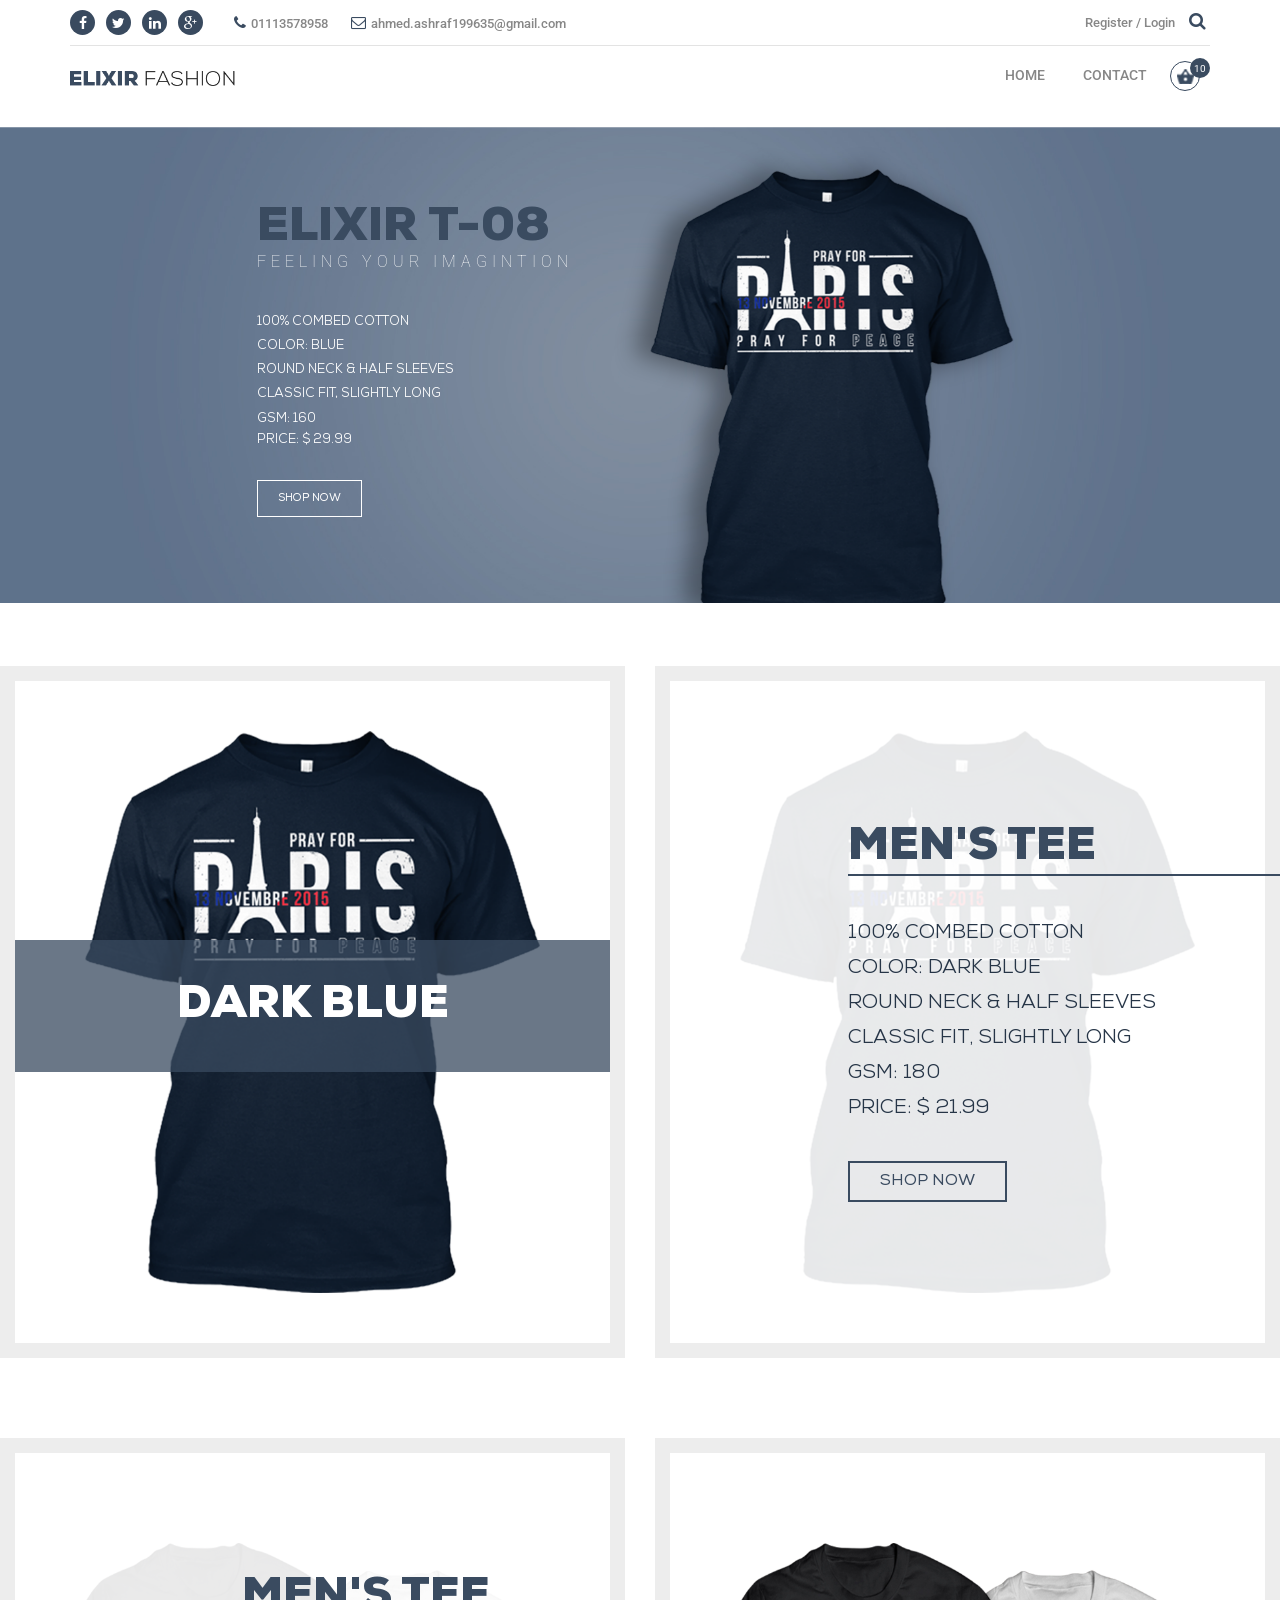
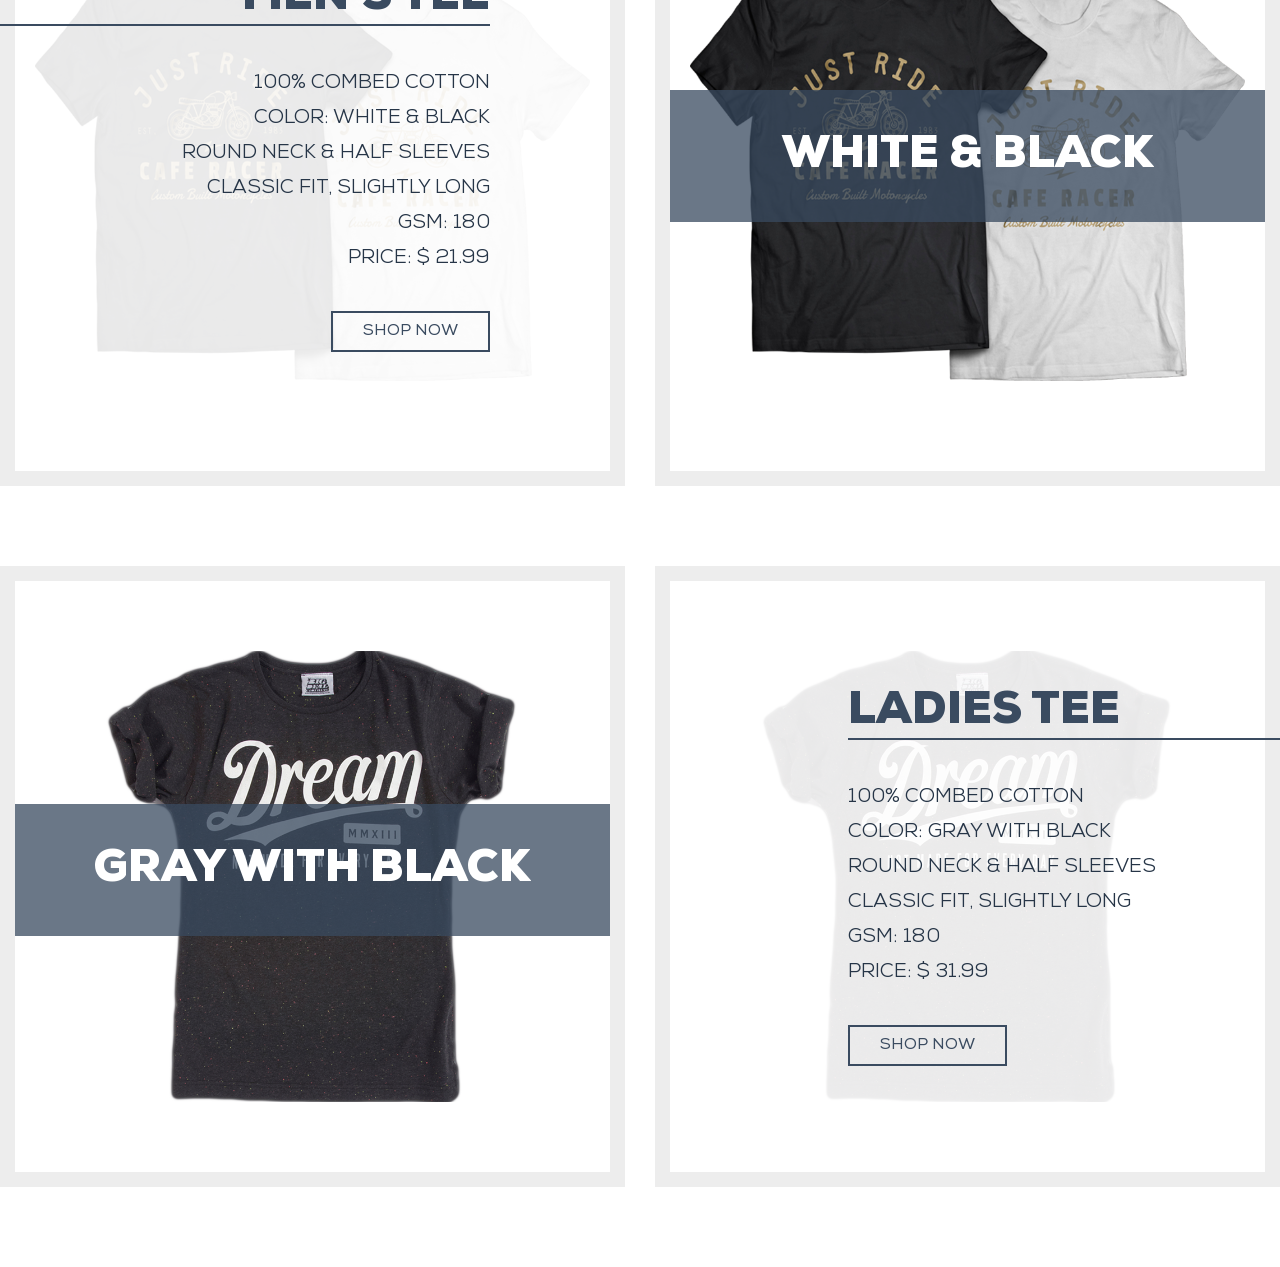
<file: public/index.html>
<!DOCTYPE html>
<html lang="en">
  <head>
    <meta charset="utf-8">
    <meta http-equiv="X-UA-Compatible" content="IE=edge">
    <meta name="viewport" content="width=device-width, initial-scale=1">
    <title>Home || POS_System</title>
	<!-- All css Files Here -->
	<!-- fonts -->
	<link href='https://fonts.googleapis.com/css?family=Roboto:400,100,500' rel='stylesheet' type='text/css'>
	<!-- bootstrap css -->
	<link rel="stylesheet" href="css/bootstrap.min.css" />
	<!-- fontawesome css -->
	<link rel="stylesheet" href="css/font-awesome.min.css" />
	<!-- revolution banner css settings -->
	<link rel="stylesheet" type="text/css" href="lib/rs-plugin/css/settings.css" media="screen" />
	<!-- style css -->
    <link rel="stylesheet" href="style.css">
	<!-- mobilemenu css -->
    <link rel="stylesheet" href="css/meanmenu.min.css"/>
	<!-- responsive css -->
    <link rel="stylesheet" href="css/responsive.css"/>
	<!-- favicon -->
    <link rel="shortcut icon" href="images/favicon.png" />
    <!-- HTML5 shim and Respond.js for IE8 support of HTML5 elements and media queries -->
    <!-- WARNING: Respond.js doesn't work if you view the page via file:// -->
    <!--[if lt IE 9]>
      <script src="https://oss.maxcdn.com/html5shiv/3.7.2/html5shiv.min.js"></script>
      <script src="https://oss.maxcdn.com/respond/1.4.2/respond.min.js"></script>
    <![endif]-->
  </head>
  <body>
	<!-- Header-Section-Strat  -->
	<header>
		<div class="container">
			<div class="header_top">
				<div class="row">
					<div class="col-md-6">
						<div class="header_top_left float-left">
							<ul class="social_icon">
								<li><a href="#"><i class="fa fa-facebook"></i></a></li>
								<li><a href="#"><i class="fa fa-twitter"></i></a></li>
								<li><a href="#"><i class="fa fa-linkedin"></i></a></li>
								<li><a href="#"><i class="fa fa-google-plus"></i></a></li>
							</ul>
							<ul class="social_others">
								<li><a><i class="fa fa-phone"></i>01113578958</a></li>
								<li><a href="#"><i class="fa fa-envelope-o"></i>ahmed.ashraf199635@gmail.com</a></li>
							</ul>
						</div>
					</div>
					<div class="col-md-6">
						<div class="header_top_right text-right">
							<ul>
								
								<li><a href="#">Register / Login</a></li>
								<li class="searchbox">
									<input type="search" placeholder="Search......" name="search" 	     class="searchbox-input" onkeyup="buttonUp();" required>
									<input type="submit" class="searchbox-submit" value="">
									<span class="searchbox-icon"><i class="fa fa-search"></i></span>
								</li>
							</ul>
						</div>
					</div>
				</div>
			</div>
		</div>
			<div class="container">
				<div class="row mega_relative">
					<div class="col-xs-12 col-sm-2">
						<div class="logo head_lo">
							<a href="index.html"><img src="images/logo.png" alt="Logo" /></a>
						</div>
					</div>
					<div class="col-sm-10">
						<div class="mainmenu float-right">
							<nav>
								<ul>
									<li><a href="index.html">HOME</a></li>
									<li><a href="contact.html">CONTACT</a></li>
									 
                                                                                <li class="shop_icon">
										<a href="checkout.html"><img src="images/menu_icon_img.png" alt="" /></a>
										<span>10</span>
									</li>
								</ul>
							</nav>
						</div>
					</div>
				</div>
			</div>
	</header>
	<!-- mobile-menu-area start -->
	<div class="mobile-menu-area">
		<div class="container">
			<div class="mobile-menu">
				<nav id="dropdown">
					<ul>
						<li><a href="index.html">HOME</a></li>
						
					</ul>
				</nav>
			</div>
		</div>
	</div>
	<!-- mobile-menu-area end -->
	<!-- Header-Section-End  -->
	<!-- Slider-Section-Strat  -->
	<div class="slider_area">
		<div class="fullwidthbanner">
			<ul>


/*********************************************************************************************************************************************/
				                                <!-- SLIDE-1  -->
				<li data-transition="random" data-slotamount="7" data-masterspeed="300"  data-saveperformance="off" >
					<!-- MAIN IMAGE -->
					<img src="images/slider/slider_bg-2.jpg"  alt="mainbanner-31"  data-bgposition="center top" data-bgfit="cover" data-bgrepeat="no-repeat">
					<!-- LAYERS -->
					<!-- LAYER NR. 1 -->
					<div class="tp-caption banner1 tp-fade tp-resizeme"
						data-x="910"
						data-y="20" 
						data-speed="300"
						data-start="500"
						data-easing="Power3.easeInOut"
						data-splitin="none"
						data-splitout="none"
						data-elementdelay="0"
						data-endelementdelay="0"
						data-end="8700"
						data-endspeed="300"
						style="z-index: 2; max-width: auto; max-height: auto; white-space: nowrap;"><img src="images/slider/slide-2.png" alt="">
					</div>

					<!-- LAYER NR. 2 -->
					<div class="tp-caption banner12 tp-fade tp-resizeme"
						 data-x="385"
						 data-y="145" 
						data-speed="300"
						data-start="800"
						data-easing="Power3.easeInOut"
						data-splitin="none"
						data-splitout="none"
						data-elementdelay="0"
						data-endelementdelay="0"
						 data-end="8700"
						data-endspeed="300"
						style="z-index: 7;font-size:72px; font-family:nexa_blackregular;font-weight:700;color:#3a4b60;max-width: auto; max-height: auto; white-space: nowrap;">ELIXIR T-08
					</div>

					<!-- LAYER NR. 3 -->
					<div class="tp-caption banner13 tp-fade tp-resizeme"
						data-x="385"
						data-y="190" 
						data-speed="300"
						data-start="1100"
						data-easing="Power3.easeInOut"
						data-splitin="none"
						data-splitout="none"
						data-elementdelay="0"
						data-endelementdelay="0"
						 data-end="8700"
						data-endspeed="300"
						style="z-index: 4; max-width: auto; max-height: auto; white-space: nowrap;font-size:24px;line-height:26px;font-family:Roboto;font-weight:100; color:#ffffff;letter-spacing:8px;">FEELING YOUR IMAGINTION
					</div>
					
					<!-- LAYER NR. 4.1 -->
					<div class="tp-caption banner21 tp-fade tp-resizeme"
						data-x="385"
						data-y="273"  
						data-speed="300"
						data-start="800"
						data-easing="Power3.easeInOut"
						data-splitin="none"
						data-splitout="none"
						data-elementdelay="0"
						data-endelementdelay="0"
						 data-end="8700"
						data-endspeed="300"
						style="z-index: 4; max-width: auto; max-height: auto; white-space: nowrap;font-size:20px;line-height:2;font-family:nexa_bookregular;color:#ffffff;">
						100% COMBED COTTON
					</div>
					
					<!-- LAYER NR. 4.2 -->
					<div class="tp-caption banner21 tp-fade tp-resizeme"
						data-x="385"
						data-y="309"
						data-speed="300"
						data-start="1000"
						data-easing="Power3.easeInOut"
						data-splitin="none"
						data-splitout="none"
						data-elementdelay="0"
						data-endelementdelay="0"
						 data-end="8700"
						data-endspeed="300"

						style="z-index: 4; max-width: auto; max-height: auto; white-space: nowrap;font-size:20px;line-height:2;font-family:nexa_bookregular;color:#ffffff;">
						COLOR: BLUE
					</div>
					
					<!-- LAYER NR. 4.3 -->
					<div class="tp-caption banner21 tp-fade tp-resizeme"
						data-x="385"
						data-y="345" 
						data-speed="300"
						data-start="1100"
						data-easing="Power3.easeInOut"
						data-splitin="none"
						data-splitout="none"
						data-elementdelay="0"
						data-endelementdelay="0"
						 data-end="8700"
						data-endspeed="300"
						style="z-index: 4; max-width: auto; max-height: auto; white-space: nowrap;font-size:20px;line-height:2;font-family:nexa_bookregular;color:#ffffff;">
						ROUND NECK & HALF SLEEVES
					</div>
					
					<!-- LAYER NR. 4.4 -->
					<div class="tp-caption banner21 tp-fade tp-resizeme"
						data-x="385"
						data-y="381" 
						data-speed="300"
						data-start="1100"
						data-easing="Power3.easeInOut"
						data-splitin="none"
						data-splitout="none"
						data-elementdelay="0"
						data-endelementdelay="0"
						 data-end="8700"
						data-endspeed="300"

						style="z-index: 4; max-width: auto; max-height: auto; white-space: nowrap;font-size:20px;line-height:2;font-family:nexa_bookregular;color:#ffffff;">
						CLASSIC FIT, SLIGHTLY LONG
					</div>

					<!-- LAYER NR. 4.5 -->
					<div class="tp-caption banner22 tp-fade tp-resizeme"
						data-x="385"
						data-y="418" 
						data-speed="300"
						data-start="1400"
						data-easing="Power3.easeInOut"
						data-splitin="none"
						data-splitout="none"
						data-elementdelay="0"
						data-endelementdelay="0"
						 data-end="8700"
						data-endspeed="300"
						style="z-index: 5; max-width: auto; max-height: auto; white-space: nowrap;font-size:20px;line-height:2;font-family:nexa_bookregular;color:#ffffff;">
						GSM: 160
					</div>
					
					<!-- LAYER NR. 4.6 -->
					<div class="tp-caption banner23 tp-fade tp-resizeme"
						data-x="385"
						data-y="450" 
						data-speed="300"
						data-start="1700"
						data-easing="Power3.easeInOut"
						data-splitin="none"
						data-splitout="none"
						data-elementdelay="0"
						data-endelementdelay="0"
						 data-end="8700"
						data-endspeed="300"
						style="z-index: 6; max-width: auto; max-height: auto; white-space: nowrap;font-size:20px;line-height:2;font-family:nexa_bookregular;color:#ffffff;">PRICE: $ 29.99
					</div>
						
					<!-- LAYER NR. 4.7 -->
					<div class="tp-caption banner2 tp-fade tp-resizeme"
						data-x="385"
						data-y="530" 
						data-speed="300"
						data-start="1800"
						data-easing="Power3.easeInOut"
						data-splitin="none"
						data-splitout="none"
						data-elementdelay="0"
						data-endelementdelay="0"
						 data-end="8700"
						data-endspeed="300"
						>
						<a class="slide_btn" href="#" style="z-index: 2; max-width: auto; max-height: auto; white-space: nowrap;font-size:16px; color:#fff;border: 2px solid #ffffff;line-height:2;padding: 10px 30px;">SHOP NOW</a>
					</div>
				</li>

/*********************************************************************************************************************************************/
				                                <!-- SLIDE-1  -->
				<li data-transition="random" data-slotamount="7" data-masterspeed="300"  data-saveperformance="off" >
					<!-- MAIN IMAGE -->
					<img src="images/slider/slider_bg-2.jpg"  alt="mainbanner-31"  data-bgposition="center top" data-bgfit="cover" data-bgrepeat="no-repeat">
					<!-- LAYERS -->
					<!-- LAYER NR. 1 -->
					<div class="tp-caption banner1 tp-fade tp-resizeme"
						data-x="910"
						data-y="20" 
						data-speed="300"
						data-start="500"
						data-easing="Power3.easeInOut"
						data-splitin="none"
						data-splitout="none"
						data-elementdelay="0"
						data-endelementdelay="0"
						data-end="8700"
						data-endspeed="300"
						style="z-index: 2; max-width: auto; max-height: auto; white-space: nowrap;"><img src="images/slider/slide-2.png" alt="">
					</div>

					<!-- LAYER NR. 2 -->
					<div class="tp-caption banner12 tp-fade tp-resizeme"
						 data-x="385"
						 data-y="145" 
						data-speed="300"
						data-start="800"
						data-easing="Power3.easeInOut"
						data-splitin="none"
						data-splitout="none"
						data-elementdelay="0"
						data-endelementdelay="0"
						 data-end="8700"
						data-endspeed="300"
						style="z-index: 7;font-size:72px; font-family:nexa_blackregular;font-weight:700;color:#3a4b60;max-width: auto; max-height: auto; white-space: nowrap;">ELIXIR T-08
					</div>

					<!-- LAYER NR. 3 -->
					<div class="tp-caption banner13 tp-fade tp-resizeme"
						data-x="385"
						data-y="190" 
						data-speed="300"
						data-start="1100"
						data-easing="Power3.easeInOut"
						data-splitin="none"
						data-splitout="none"
						data-elementdelay="0"
						data-endelementdelay="0"
						 data-end="8700"
						data-endspeed="300"
						style="z-index: 4; max-width: auto; max-height: auto; white-space: nowrap;font-size:24px;line-height:26px;font-family:Roboto;font-weight:100; color:#ffffff;letter-spacing:8px;">FEELING YOUR IMAGINTION
					</div>
					
					<!-- LAYER NR. 4.1 -->
					<div class="tp-caption banner21 tp-fade tp-resizeme"
						data-x="385"
						data-y="273"  
						data-speed="300"
						data-start="800"
						data-easing="Power3.easeInOut"
						data-splitin="none"
						data-splitout="none"
						data-elementdelay="0"
						data-endelementdelay="0"
						 data-end="8700"
						data-endspeed="300"
						style="z-index: 4; max-width: auto; max-height: auto; white-space: nowrap;font-size:20px;line-height:2;font-family:nexa_bookregular;color:#ffffff;">
						100% COMBED COTTON
					</div>
					
					<!-- LAYER NR. 4.2 -->
					<div class="tp-caption banner21 tp-fade tp-resizeme"
						data-x="385"
						data-y="309"
						data-speed="300"
						data-start="1000"
						data-easing="Power3.easeInOut"
						data-splitin="none"
						data-splitout="none"
						data-elementdelay="0"
						data-endelementdelay="0"
						 data-end="8700"
						data-endspeed="300"

						style="z-index: 4; max-width: auto; max-height: auto; white-space: nowrap;font-size:20px;line-height:2;font-family:nexa_bookregular;color:#ffffff;">
						COLOR: BLUE
					</div>
					
					<!-- LAYER NR. 4.3 -->
					<div class="tp-caption banner21 tp-fade tp-resizeme"
						data-x="385"
						data-y="345" 
						data-speed="300"
						data-start="1100"
						data-easing="Power3.easeInOut"
						data-splitin="none"
						data-splitout="none"
						data-elementdelay="0"
						data-endelementdelay="0"
						 data-end="8700"
						data-endspeed="300"
						style="z-index: 4; max-width: auto; max-height: auto; white-space: nowrap;font-size:20px;line-height:2;font-family:nexa_bookregular;color:#ffffff;">
						ROUND NECK & HALF SLEEVES
					</div>
					
					<!-- LAYER NR. 4.4 -->
					<div class="tp-caption banner21 tp-fade tp-resizeme"
						data-x="385"
						data-y="381" 
						data-speed="300"
						data-start="1100"
						data-easing="Power3.easeInOut"
						data-splitin="none"
						data-splitout="none"
						data-elementdelay="0"
						data-endelementdelay="0"
						 data-end="8700"
						data-endspeed="300"

						style="z-index: 4; max-width: auto; max-height: auto; white-space: nowrap;font-size:20px;line-height:2;font-family:nexa_bookregular;color:#ffffff;">
						CLASSIC FIT, SLIGHTLY LONG
					</div>

					<!-- LAYER NR. 4.5 -->
					<div class="tp-caption banner22 tp-fade tp-resizeme"
						data-x="385"
						data-y="418" 
						data-speed="300"
						data-start="1400"
						data-easing="Power3.easeInOut"
						data-splitin="none"
						data-splitout="none"
						data-elementdelay="0"
						data-endelementdelay="0"
						 data-end="8700"
						data-endspeed="300"
						style="z-index: 5; max-width: auto; max-height: auto; white-space: nowrap;font-size:20px;line-height:2;font-family:nexa_bookregular;color:#ffffff;">
						GSM: 160
					</div>
					
					<!-- LAYER NR. 4.6 -->
					<div class="tp-caption banner23 tp-fade tp-resizeme"
						data-x="385"
						data-y="450" 
						data-speed="300"
						data-start="1700"
						data-easing="Power3.easeInOut"
						data-splitin="none"
						data-splitout="none"
						data-elementdelay="0"
						data-endelementdelay="0"
						 data-end="8700"
						data-endspeed="300"
						style="z-index: 6; max-width: auto; max-height: auto; white-space: nowrap;font-size:20px;line-height:2;font-family:nexa_bookregular;color:#ffffff;">PRICE: $ 29.99
					</div>
						
					<!-- LAYER NR. 4.7 -->
					<div class="tp-caption banner2 tp-fade tp-resizeme"
						data-x="385"
						data-y="530" 
						data-speed="300"
						data-start="1800"
						data-easing="Power3.easeInOut"
						data-splitin="none"
						data-splitout="none"
						data-elementdelay="0"
						data-endelementdelay="0"
						 data-end="8700"
						data-endspeed="300"
						>
						<a class="slide_btn" href="#" style="z-index: 2; max-width: auto; max-height: auto; white-space: nowrap;font-size:16px; color:#fff;border: 2px solid #ffffff;line-height:2;padding: 10px 30px;">SHOP NOW</a>
					</div>
				</li>


/**********************************************************************************************************************************************/
				<!-- SLIDE-2 -->
				<li data-transition="random" data-slotamount="7" data-masterspeed="300" data-title="Slide2" data-saveperformance="off" >
					<!-- MAIN IMAGE -->
					<img src="images/slider/slider_bg-1.jpg"  alt="mainbanner-21"  data-bgposition="center top" data-bgfit="cover" data-bgrepeat="no-repeat">
					<!-- LAYERS -->
					<!-- LAYER NR. 1 -->
					<div class="tp-caption tp-fade"
						data-x="910"
						data-y="20" 
						data-speed="300"
						data-start="800"
						data-easing="Power3.easeInOut"
						data-elementdelay="0"
						data-endelementdelay="0"
						 data-end="8700"
						data-endspeed="300"
						style="z-index: 3;"><img src="images/slider/slide-1.png" alt="">
					</div>

					<!-- LAYER NR. 2 -->
					<div class="tp-caption banner12 tp-fade tp-resizeme"
						 data-x="385"
						 data-y="145" 
						data-speed="300"
						data-start="800"
						data-easing="Power3.easeInOut"
						data-splitin="none"
						data-splitout="none"
						data-elementdelay="0"
						data-endelementdelay="0"
						 data-end="8700"
						data-endspeed="300"
						style="z-index: 7;font-size:72px; font-family:nexa_blackregular;font-weight:700;color:#3a4b60;max-width: auto; max-height: auto; white-space: nowrap;">ELIXIR T-08
					</div>

					<!-- LAYER NR. 3 -->
					<div class="tp-caption banner13 tp-fade tp-resizeme"
						data-x="385"
						data-y="190" 
						data-speed="300"
						data-start="1100"
						data-easing="Power3.easeInOut"
						data-splitin="none"
						data-splitout="none"
						data-elementdelay="0"
						data-endelementdelay="0"
						 data-end="8700"
						data-endspeed="300"
						style="z-index: 4; max-width: auto; max-height: auto; white-space: nowrap;font-size:24px;line-height:26px;font-family:Roboto;font-weight:100; color:#ffffff;letter-spacing:8px;">FEELING YOUR IMAGINTION
					</div>
					
					<!-- LAYER NR. 4.1 -->
					<div class="tp-caption banner21 tp-fade tp-resizeme"
						data-x="385"
						data-y="273"  
						data-speed="300"
						data-start="800"
						data-easing="Power3.easeInOut"
						data-splitin="none"
						data-splitout="none"
						data-elementdelay="0"
						data-endelementdelay="0"
						 data-end="8700"
						data-endspeed="300"
						style="z-index: 4; max-width: auto; max-height: auto; white-space: nowrap;font-size:20px;line-height:2;font-family:nexa_bookregular;color:#ffffff;">
						100% COMBED COTTON
					</div>
					
					<!-- LAYER NR. 4.2 -->
					<div class="tp-caption banner21 tp-fade tp-resizeme"
						data-x="385"
						data-y="309"
						data-speed="300"
						data-start="1000"
						data-easing="Power3.easeInOut"
						data-splitin="none"
						data-splitout="none"
						data-elementdelay="0"
						data-endelementdelay="0"
						 data-end="8700"
						data-endspeed="300"
						style="z-index: 4; max-width: auto; max-height: auto; white-space: nowrap;font-size:20px;line-height:2;font-family:nexa_bookregular;color:#ffffff;">
						COLOR: GRAY BLACK
					</div>
					
					<!-- LAYER NR. 4.3 -->
					<div class="tp-caption banner21 tp-fade tp-resizeme"
						data-x="385"
						data-y="345" 
						data-speed="300"
						data-start="1100"
						data-easing="Power3.easeInOut"
						data-splitin="none"
						data-splitout="none"
						data-elementdelay="0"
						data-endelementdelay="0"
						 data-end="8700"
						data-endspeed="300"
						style="z-index: 4; max-width: auto; max-height: auto; white-space: nowrap;font-size:20px;line-height:2;font-family:nexa_bookregular;color:#ffffff;">
						ROUND NECK & HALF SLEEVES
					</div>
					
					<!-- LAYER NR. 4.4 -->
					<div class="tp-caption banner21 tp-fade tp-resizeme"
						data-x="385"
						data-y="381" 
						data-speed="300"
						data-start="1100"
						data-easing="Power3.easeInOut"
						data-splitin="none"
						data-splitout="none"
						data-elementdelay="0"
						data-endelementdelay="0"
						 data-end="8700"
						data-endspeed="300"
						style="z-index: 4; max-width: auto; max-height: auto; white-space: nowrap;font-size:20px;line-height:2;font-family:nexa_bookregular;color:#ffffff;">
						CLASSIC FIT, SLIGHTLY LONG
					</div>

					<!-- LAYER NR. 4.5 -->
					<div class="tp-caption banner22 tp-fade tp-resizeme"
						data-x="385"
						data-y="418" 
						data-speed="300"
						data-start="1400"
						data-easing="Power3.easeInOut"
						data-splitin="none"
						data-splitout="none"
						data-elementdelay="0"
						data-endelementdelay="0"
						 data-end="8700"
						data-endspeed="300"
						style="z-index: 5; max-width: auto; max-height: auto; white-space: nowrap;font-size:20px;line-height:2;font-family:nexa_bookregular;color:#ffffff;">
						GSM: 180
					</div>
					
					<!-- LAYER NR. 4.6 -->
					<div class="tp-caption banner23 tp-fade tp-resizeme"
						data-x="385"
						data-y="450" 
						data-speed="300"
						data-start="1700"
						data-easing="Power3.easeInOut"
						data-splitin="none"
						data-splitout="none"
						data-elementdelay="0"
						data-endelementdelay="0"
						 data-end="8700"
						data-endspeed="300"
						style="z-index: 6; max-width: auto; max-height: auto; white-space: nowrap;font-size:20px;line-height:2;font-family:nexa_bookregular;color:#ffffff;">PRICE: $ 35.99
					</div>
					
					<!-- LAYER NR. 4.7 -->
					<div class="tp-caption banner2 tp-fade tp-resizeme"
						data-x="385"
						data-y="530" 
						data-speed="1800"
						data-start="500"
						data-easing="Power3.easeInOut"
						data-splitin="none"
						data-splitout="none"
						data-elementdelay="0"
						data-endelementdelay="0"
						 data-end="8700"
						data-endspeed="300"
						>
						<a class="slide_btn" href="#" style="z-index: 2; max-width: auto; max-height: auto; white-space: nowrap;font-size:16px; color:#fff;border: 2px solid #ffffff;line-height:2;padding: 10px 30px;">SHOP NOW</a>
					</div>
				</li>
			</ul>
		</div>
	</div>
	<!-- Slider-Section-End  -->
	<!-- Product-Section-Strat  -->
	<section class="product_area section-padding">
		<div class="padding_right main_single_product">
			<div class="single_product">
				<div class="product_img">
					<img src="images/product/tre-shirt-1.png" alt="DARK BLUE IMAGE" />
				</div>
				<div class="product_text dark_product">
					<h1>DARK BLUE</h1>
				</div>
			</div>
		</div>
		<div class="padding_left main_single_product">
			<div class="single_product single_product_two">
				<div class="product_img">
					<img src="images/product/tre-shirt-1.png" alt="DARK BLUE IMAGE" />
				</div>
				<div class="product_text_two product_text">
					<h1>MEN'S TEE</h1>
					<p>100% COMBED COTTON</p>
					<p>COLOR: DARK BLUE</p>
					<p>ROUND NECK & HALF SLEEVES</p>
					<p>Classic fit, slightly long</p>
					<p>GSM: 180</p>
					<p>PRICE: $ 21.99</p>
					<a class="shop_now_btn" href="#">SHOP NOW</a>
				</div>
			</div>
		</div>
		<div class="padding_right main_single_product section-padding-top">
			<div class="single_product single_product_two">
				<div class="product_img tre_shirt_2">
					<img src="images/product/tre-shirt-2.png" alt="DARK BLUE IMAGE" />
				</div>
				<div class="product_text_two tre_shirt_2_text product_text">
					<h1>MEN'S TEE</h1>
					<p>100% COMBED COTTON</p>
					<p>COLOR: WHITE & BLACK</p>
					<p>ROUND NECK & HALF SLEEVES</p>
					<p>Classic fit, slightly long</p>
					<p>GSM: 180</p>
					<p>PRICE: $ 21.99</p>
					<a class="shop_now_btn" href="#">SHOP NOW</a>
				</div>
			</div>
		</div>
		<div class="padding_left main_single_product section-padding-top">
			<div class="single_product">
				<div class="product_img tre_shirt_2">
					<img src="images/product/tre-shirt-2.png" alt="DARK BLUE IMAGE" />
				</div>
				<div class="product_text dark_product">
					<h1>WHITE & BLACK</h1>
				</div>
			</div>
		</div>
		<div class="padding_right main_single_product section-padding-top">
			<div class="single_product">
				<div class="product_img tre_shirt_3">
					<img src="images/product/tre-shirt-3.png" alt="DARK BLUE IMAGE" />
				</div>
				<div class="product_text dark_product">
					<h1>GRAY WITH BLACK</h1>
				</div>
			</div>
		</div>
		<div class="padding_left main_single_product section-padding-top">
			<div class="single_product single_product_two">
				<div class="product_img tre_shirt_3">
					<img src="images/product/tre-shirt-3.png" alt="DARK BLUE IMAGE" />
				</div>
				<div class="product_text_two product_text">
					<h1>LADIES TEE</h1>
					<p>100% COMBED COTTON</p>
					<p>COLOR: GRAY WITH BLACK</p>
					<p>ROUND NECK & HALF SLEEVES</p>
					<p>Classic fit, slightly long</p>
					<p>GSM: 180</p>
					<p>PRICE: $ 31.99</p>
					<a class="shop_now_btn" href="#">SHOP NOW</a>
				</div>
			</div>
		</div>
	</section>
	
	<!-- All js Files Here -->
	<!-- jquery-1.11.3 -->
    <script src="js/jquery-1.11.3.min.js"></script>
	<!-- bootstrap js -->
    <script src="js/bootstrap.min.js"></script>
	<!-- revolution js -->
	<script type="text/javascript" src="lib/rs-plugin/js/jquery.themepunch.tools.min.js"></script>   
	<script type="text/javascript" src="lib/rs-plugin/js/jquery.themepunch.revolution.min.js"></script>
	<script src="lib/rs-plugin/rs.home.js"></script>
	<!-- search-box js -->
    <script src="js/search-box.js"></script>
	<!-- scrollUp js -->
    <script src="js/jquery.scrollUp.js"></script>
	<!-- mobilemenu js -->
    <script src="js/jquery.meanmenu.js"></script>
	<!-- main js -->
    <script src="js/main.js"></script>
  </body>
</html>
</file>
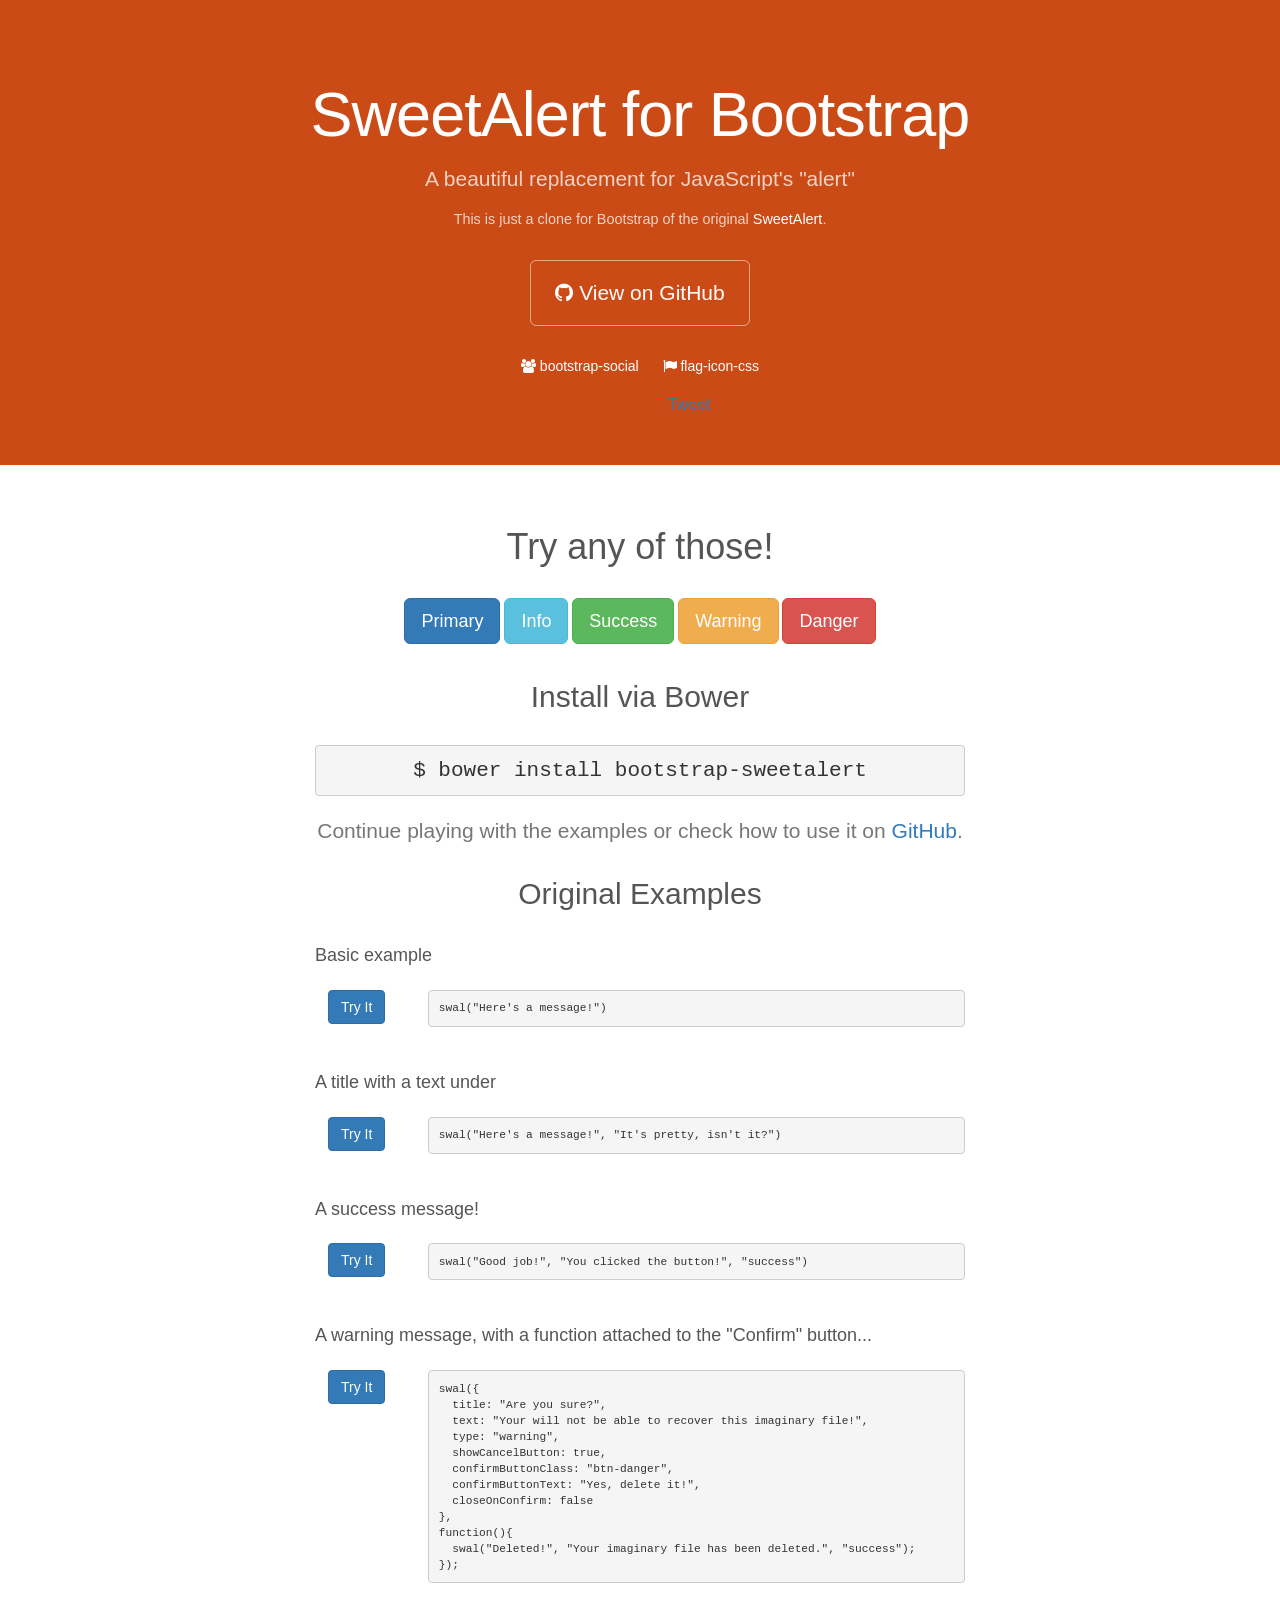
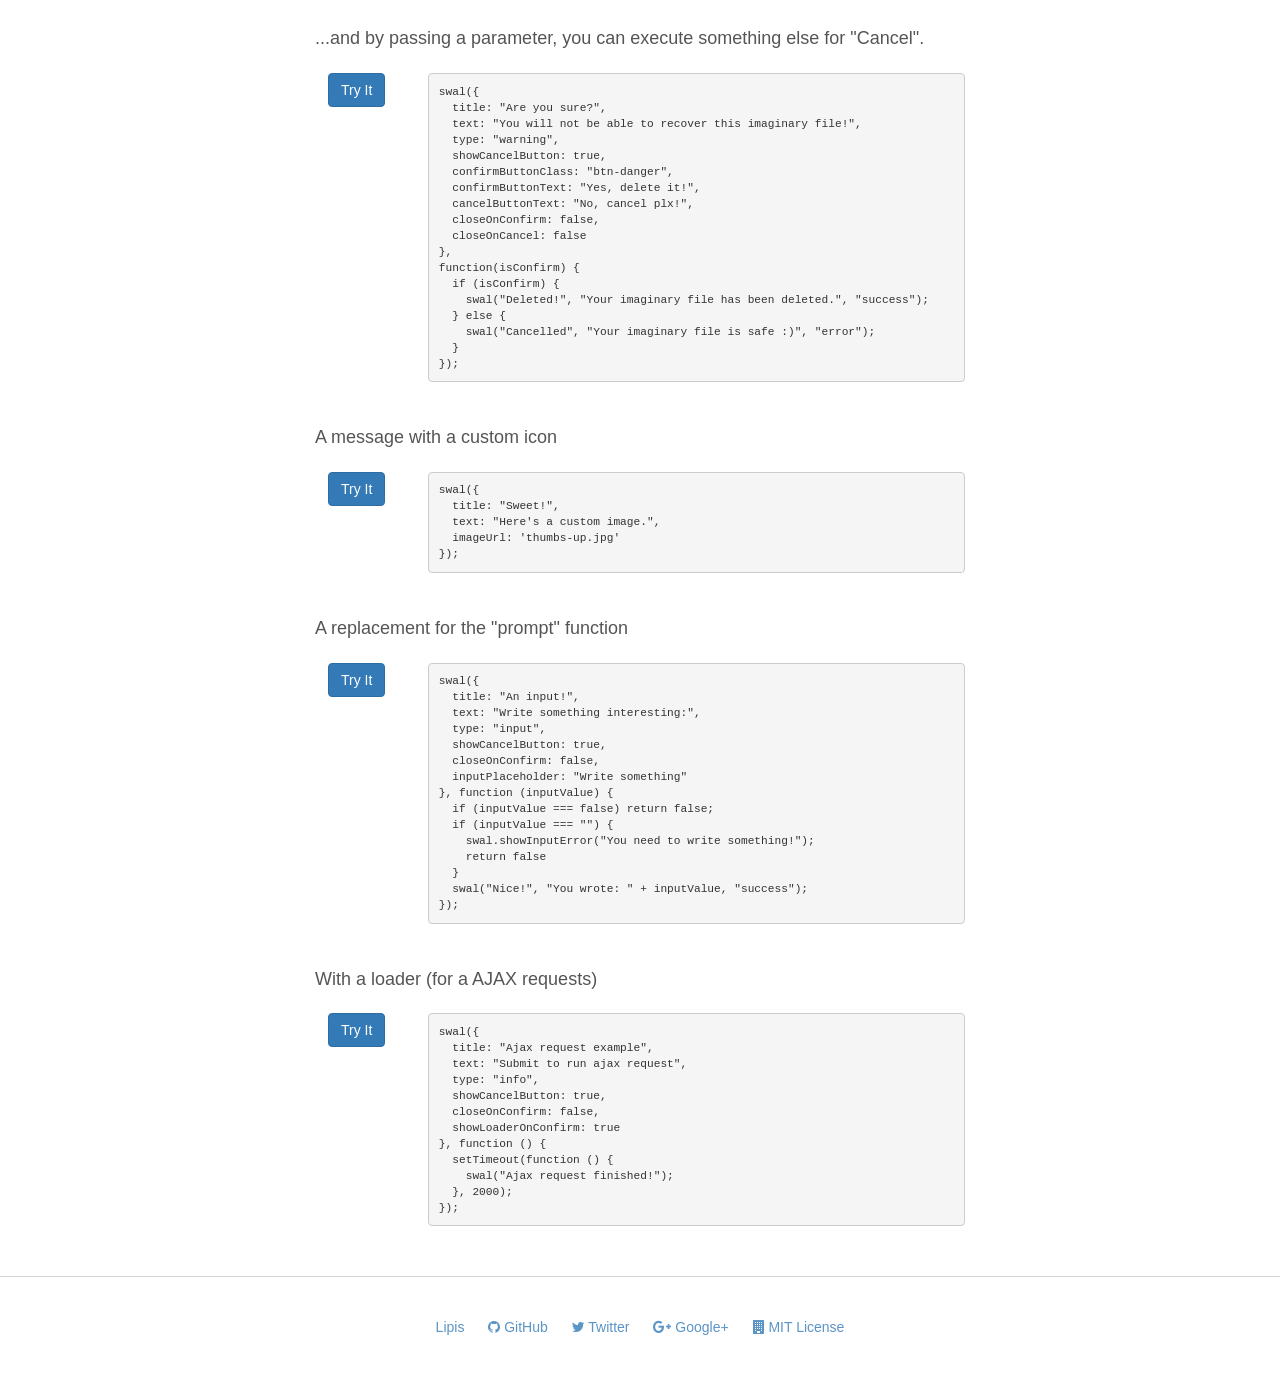
<file: public/sweetalert/index.html>
<!DOCTYPE html>
<html lang="en">
  <head>
    <meta charset="utf-8">
    <meta http-equiv="X-UA-Compatible" content="IE=edge">
    <meta name="viewport" content="width=device-width, initial-scale=1">

    <meta property="og:title" content="Social Buttons for Bootstrap" />
    <meta property="og:description" content="A beautiful replacement for JavaScript's 'alert' for Bootstrap" />
    <meta property="og:type" content="website" />
    <meta property="og:url" content="http://lipis.github.io/bootstrap-sweetalert/" />
    <meta property="og:image" content="http://lipis.github.io/bootstrap-social/assets/bootstrap-sweetalert.png" />

    <title>SweetAlert for Bootstrap</title>

    <link href="//maxcdn.bootstrapcdn.com/bootstrap/3.2.0/css/bootstrap.min.css" rel="stylesheet">
    <link href="//maxcdn.bootstrapcdn.com/font-awesome/4.2.0/css/font-awesome.min.css" rel="stylesheet">
    <script src="//code.jquery.com/jquery-2.1.1.js"></script>
    <link href="assets/docs.css" rel="stylesheet">

    <!-- Debug -->
    <script src="//localhost:32123/livereload.js"></script>

    <!-- This is what you need -->
    <script src="dist/sweetalert.js"></script>
    <link rel="stylesheet" href="dist/sweetalert.css">
    <!--.......................-->

    <script>
      (function(i,s,o,g,r,a,m){i['GoogleAnalyticsObject']=r;i[r]=i[r]||function(){
      (i[r].q=i[r].q||[]).push(arguments)},i[r].l=1*new Date();a=s.createElement(o),
      m=s.getElementsByTagName(o)[0];a.async=1;a.src=g;m.parentNode.insertBefore(a,m)
      })(window,document,'script','//www.google-analytics.com/analytics.js','ga');
      ga('create', 'UA-42119746-3', 'auto');
      ga('send', 'pageview');
    </script>
  </head>

  <body>
    <div class="jumbotron">
      <h1>SweetAlert for Bootstrap</h1>
      <p>A beautiful replacement for JavaScript's "alert"</p>
      <p class="small">
        This is just a clone for Bootstrap of the original
        <a href="http://tristanedwards.me/sweetalert" target="_blank" onclick="_gaq.push(['_trackEvent', 'exit', 'header', 'Original']);">SweetAlert</a>.
      </p>
      <p>
        <a class="btn btn-outline btn-lg" href="https://github.com/lipis/sweetalert" onclick="_gaq.push(['_trackEvent', 'exit', 'main', 'GitHub']);">
          <span class="fa fa-github"></span>
          View on GitHub
        </a>
      </p>
      <ul class="jumbotron-links">
        <li><a href="http://lipis.github.io/bootstrap-social" onclick="_gaq.push(['_trackEvent', 'exit', 'header', 'bootstrap-social']);"><i class="fa fa-group"></i> bootstrap-social</a></li>
        <li><a href="http://lipis.github.io/flag-icon-css"  onclick="_gaq.push(['_trackEvent', 'exit', 'header', 'flag-icon-css']);"><i class="fa fa-flag"></i> flag-icon-css</a></li>
      </ul>

      <iframe src="http://ghbtns.com/github-btn.html?user=lipis&amp;repo=bootstrap-sweetalert&amp;type=watch&amp;count=true" class="social-share"></iframe>
      <a href="https://twitter.com/share" class="social-share twitter-share-button" data-url="http://lipis.github.io/bootstrap-sweetalert/" data-text="SweetAlert for Bootstrap! A beautiful replacement for JavaScript's 'alert'." data-via="lipis" data-hashtags="bootstrap">Tweet</a>
    </div>

    <div class="container">

      <h1>Try any of those!</h1>
      <div class="examples">
        <button class="btn btn-lg btn-primary sweet-10" onclick="_gaq.push(['_trackEvent', 'example, 'try', 'Primary']);">Primary</button>
        <button class="btn btn-lg btn-info sweet-11" onclick="_gaq.push(['_trackEvent', 'example, 'try', 'Info']);">Info</button>
        <button class="btn btn-lg btn-success sweet-12" onclick="_gaq.push(['_trackEvent', 'example, 'try', 'Success']);">Success</button>
        <button class="btn btn-lg btn-warning sweet-13" onclick="_gaq.push(['_trackEvent', 'example, 'try', 'Warning']);">Warning</button>
        <button class="btn btn-lg btn-danger sweet-14" onclick="_gaq.push(['_trackEvent', 'example, 'try', 'Danger']);">Danger</button>
      </div>


      <h2>Install via Bower</h2>

      <pre class="text-center lead">$ bower install bootstrap-sweetalert</pre>

      <p class="text-muted text-center lead">
        Continue playing with the examples or check how to use it on
        <a href="https://github.com/lipis/bootstrap-sweetalert#sweetalert-for-bootstrap">GitHub</a>.
      </p>

      <h2>Original Examples</h2>

      <h4>Basic example</h4>
      <div class="row">
        <div class="col-sm-2 text-center">
          <p><button class="btn btn-primary sweet-1" onclick="_gaq.push(['_trackEvent', 'example', 'try', 'sweet-1']);">Try It</button></p>
        </div>
        <div class="col-sm-10">
          <pre class="code">swal("Here's a message!")</pre>
        </div>
      </div>

      <h4>A title with a text under</h4>
      <div class="row">
        <div class="col-sm-2 text-center">
          <p><button class="btn btn-primary sweet-2" onclick="_gaq.push(['_trackEvent', 'example', 'try', 'sweet-2']);">Try It</button></p>
        </div>
        <div class="col-sm-10">
          <pre>swal("Here's a message!", "It's pretty, isn't it?")</pre>
        </div>
      </div>

      <h4>A success message!</h4>
      <div class="row">
        <div class="col-sm-2 text-center">
          <p><button class="btn btn-primary sweet-3" onclick="_gaq.push(['_trackEvent', 'example', 'try', 'sweet-3']);">Try It</button></p>
        </div>
        <div class="col-sm-10">
          <pre>swal("Good job!", "You clicked the button!", "success")</pre>
        </div>
      </div>

      <h4>A warning message, with a function attached to the "Confirm" button...</h4>
      <div class="row">
        <div class="col-sm-2 text-center">
          <p><button class="btn btn-primary sweet-4" onclick="_gaq.push(['_trackEvent', 'example', 'try', 'sweet-4']);">Try It</button></p>
        </div>
        <div class="col-sm-10">
          <pre>
swal({
  title: "Are you sure?",
  text: "Your will not be able to recover this imaginary file!",
  type: "warning",
  showCancelButton: true,
  confirmButtonClass: "btn-danger",
  confirmButtonText: "Yes, delete it!",
  closeOnConfirm: false
},
function(){
  swal("Deleted!", "Your imaginary file has been deleted.", "success");
});</pre>
        </div>
      </div>

      <h4>...and by passing a parameter, you can execute something else for "Cancel".</h4>
      <div class="row">
        <div class="col-sm-2 text-center">
          <p><button class="btn btn-primary sweet-5" onclick="_gaq.push(['_trackEvent', 'example', 'try', 'sweet-5']);">Try It</button></p>
        </div>
        <div class="col-sm-10">
          <pre>
swal({
  title: "Are you sure?",
  text: "You will not be able to recover this imaginary file!",
  type: "warning",
  showCancelButton: true,
  confirmButtonClass: "btn-danger",
  confirmButtonText: "Yes, delete it!",
  cancelButtonText: "No, cancel plx!",
  closeOnConfirm: false,
  closeOnCancel: false
},
function(isConfirm) {
  if (isConfirm) {
    swal("Deleted!", "Your imaginary file has been deleted.", "success");
  } else {
    swal("Cancelled", "Your imaginary file is safe :)", "error");
  }
});</pre>
        </div>
      </div>

      <h4>A message with a custom icon</h4>
      <div class="row">
        <div class="col-sm-2 text-center">
          <p><button class="btn btn-primary sweet-6" onclick="_gaq.push(['_trackEvent', 'exit', 'footer', 'Lipis']);">Try It</button></p>
        </div>
        <div class="col-sm-10">
          <pre>
swal({
  title: "Sweet!",
  text: "Here's a custom image.",
  imageUrl: 'thumbs-up.jpg'
});</pre>
        </div>
      </div>

      <h4>A replacement for the "prompt" function</h4>
      <div class="row">
        <div class="col-sm-2 text-center">
          <p><button class="btn btn-primary sweet-7" onclick="_gaq.push(['_trackEvent', 'exit', 'footer', 'Lipis']);">Try It</button></p>
        </div>
        <div class="col-sm-10">
          <pre>
swal({
  title: "An input!",
  text: "Write something interesting:",
  type: "input",
  showCancelButton: true,
  closeOnConfirm: false,
  inputPlaceholder: "Write something"
}, function (inputValue) {
  if (inputValue === false) return false;
  if (inputValue === "") {
    swal.showInputError("You need to write something!");
    return false
  }
  swal("Nice!", "You wrote: " + inputValue, "success");
});</pre>
        </div>
      </div>

      <h4>With a loader (for a AJAX requests)</h4>
      <div class="row">
        <div class="col-sm-2 text-center">
          <p><button class="btn btn-primary sweet-8" onclick="_gaq.push(['_trackEvent', 'exit', 'footer', 'Lipis']);">Try It</button></p>
        </div>
        <div class="col-sm-10">
          <pre>
swal({
  title: "Ajax request example",
  text: "Submit to run ajax request",
  type: "info",
  showCancelButton: true,
  closeOnConfirm: false,
  showLoaderOnConfirm: true
}, function () {
  setTimeout(function () {
    swal("Ajax request finished!");
  }, 2000);
});</pre>
        </div>
      </div>
    </div>
    <footer>
      <ul class="links">
        <li><a href="http://lip.is" onclick="_gaq.push(['_trackEvent', 'exit', 'footer', 'Lipis']);">Lipis</a></li>
        <li><a href="http://github.com/lipis" onclick="_gaq.push(['_trackEvent', 'exit', 'footer', 'GitHub']);"><i class="fa fa-github"></i> GitHub</a></li>
        <li><a href="http://twitter.com/lipis" onclick="_gaq.push(['_trackEvent', 'exit', 'footer', 'Twitter']);"><i class="fa fa-twitter"></i> Twitter</a></li>
        <li><a href="http://google.com/+PanayiotisLipiridis" onclick="_gaq.push(['_trackEvent', 'exit', 'footer', 'Google+']);"><i class="fa fa-google-plus"></i> Google+</a></li>
        <li><a href="http://opensource.org/licenses/MIT" onclick="_gaq.push(['_trackEvent', 'exit', 'footer', 'MIT']);"><i class="fa fa-building"></i> MIT License</a></li>
      </ul>
    </footer>

    <script>
      document.querySelector('.sweet-1').onclick = function(){
        swal("Here's a message!");
      };

      document.querySelector('.sweet-2').onclick = function(){
        swal("Here's a message!", "It's pretty, isn't it?")
      };

      document.querySelector('.sweet-3').onclick = function(){
        swal("Good job!", "You clicked the button!", "success");
      };

      document.querySelector('.sweet-4').onclick = function(){
        swal({
          title: "Are you sure?",
          text: "You will not be able to recover this imaginary file!",
          type: "warning",
          showCancelButton: true,
          confirmButtonClass: 'btn-danger',
          confirmButtonText: 'Yes, delete it!',
          closeOnConfirm: false,
          //closeOnCancel: false
        },
        function(){
          swal("Deleted!", "Your imaginary file has been deleted!", "success");
        });
      };

      document.querySelector('.sweet-5').onclick = function(){
        swal({
          title: "Are you sure?",
          text: "You will not be able to recover this imaginary file!",
          type: "warning",
          showCancelButton: true,
          confirmButtonClass: 'btn-danger',
          confirmButtonText: 'Yes, delete it!',
          cancelButtonText: "No, cancel plx!",
          closeOnConfirm: false,
          closeOnCancel: false
        },
        function(isConfirm){
          if (isConfirm){
            swal("Deleted!", "Your imaginary file has been deleted!", "success");
          } else {
            swal("Cancelled", "Your imaginary file is safe :)", "error");
          }
        });
      };

      document.querySelector('.sweet-6').onclick = function(){
        swal({
          title: "Sweet!",
          text: "Here's a custom image.",
          imageUrl: 'assets/thumbs-up.jpg'
        });
      };

      document.querySelector('.sweet-7').onclick = function () {
        swal({
          title: "An input!",
          text: "Write something interesting:",
          type: "input",
          showCancelButton: true,
          closeOnConfirm: false,
          animation: "slide-from-top",
          inputPlaceholder: "Write something"
        }, function (inputValue) {
          if (inputValue === false) return false;
          if (inputValue === "") {
            swal.showInputError("You need to write something!");
            return false
          }
          swal("Nice!", "You wrote: " + inputValue, "success");
        });
      };

      document.querySelector('.sweet-8').onclick = function () {
        swal({
          title: "Ajax request example",
          text: "Submit to run ajax request",
          type: "info",
          showCancelButton: true,
          closeOnConfirm: false,
          showLoaderOnConfirm: true
        }, function () {
          setTimeout(function () {
            swal("Ajax request finished!");
          }, 2000);
        });
      };

      document.querySelector('.sweet-10').onclick = function(){
        swal({
          title: "Are you sure?",
          text: "You will not be able to recover this imaginary file!",
          type: "info",
          showCancelButton: true,
          confirmButtonClass: 'btn-primary',
          confirmButtonText: 'Primary!'
        });
      };

      document.querySelector('.sweet-11').onclick = function(){
        swal({
          title: "Are you sure?",
          text: "You will not be able to recover this imaginary file!",
          type: "info",
          showCancelButton: true,
          confirmButtonClass: 'btn-info',
          confirmButtonText: 'Info!'
        });
      };

      document.querySelector('.sweet-12').onclick = function(){
        swal({
          title: "Are you sure?",
          text: "You will not be able to recover this imaginary file!",
          type: "success",
          showCancelButton: true,
          confirmButtonClass: 'btn-success',
          confirmButtonText: 'Success!'
        });
      };

      document.querySelector('.sweet-13').onclick = function(){
        swal({
          title: "Are you sure?",
          text: "You will not be able to recover this imaginary file!",
          type: "warning",
          showCancelButton: true,
          confirmButtonClass: 'btn-warning',
          confirmButtonText: 'Warning!'
        });
      };

      document.querySelector('.sweet-14').onclick = function(){
        swal({
          title: "Are you sure?",
          text: "You will not be able to recover this imaginary file!",
          type: "error",
          showCancelButton: true,
          confirmButtonClass: 'btn-danger',
          confirmButtonText: 'Danger!'
        });
      };
    </script>
    <script>
      !function(d,s,id){var js,fjs=d.getElementsByTagName(s)[0],p=/^http:/.test(d.location)?'http':'https';if(!d.getElementById(id)){js=d.createElement(s);js.id=id;js.src=p+'://platform.twitter.com/widgets.js';fjs.parentNode.insertBefore(js,fjs);}}(document, 'script', 'twitter-wjs');
    </script>
  </body>
</html>
</file>
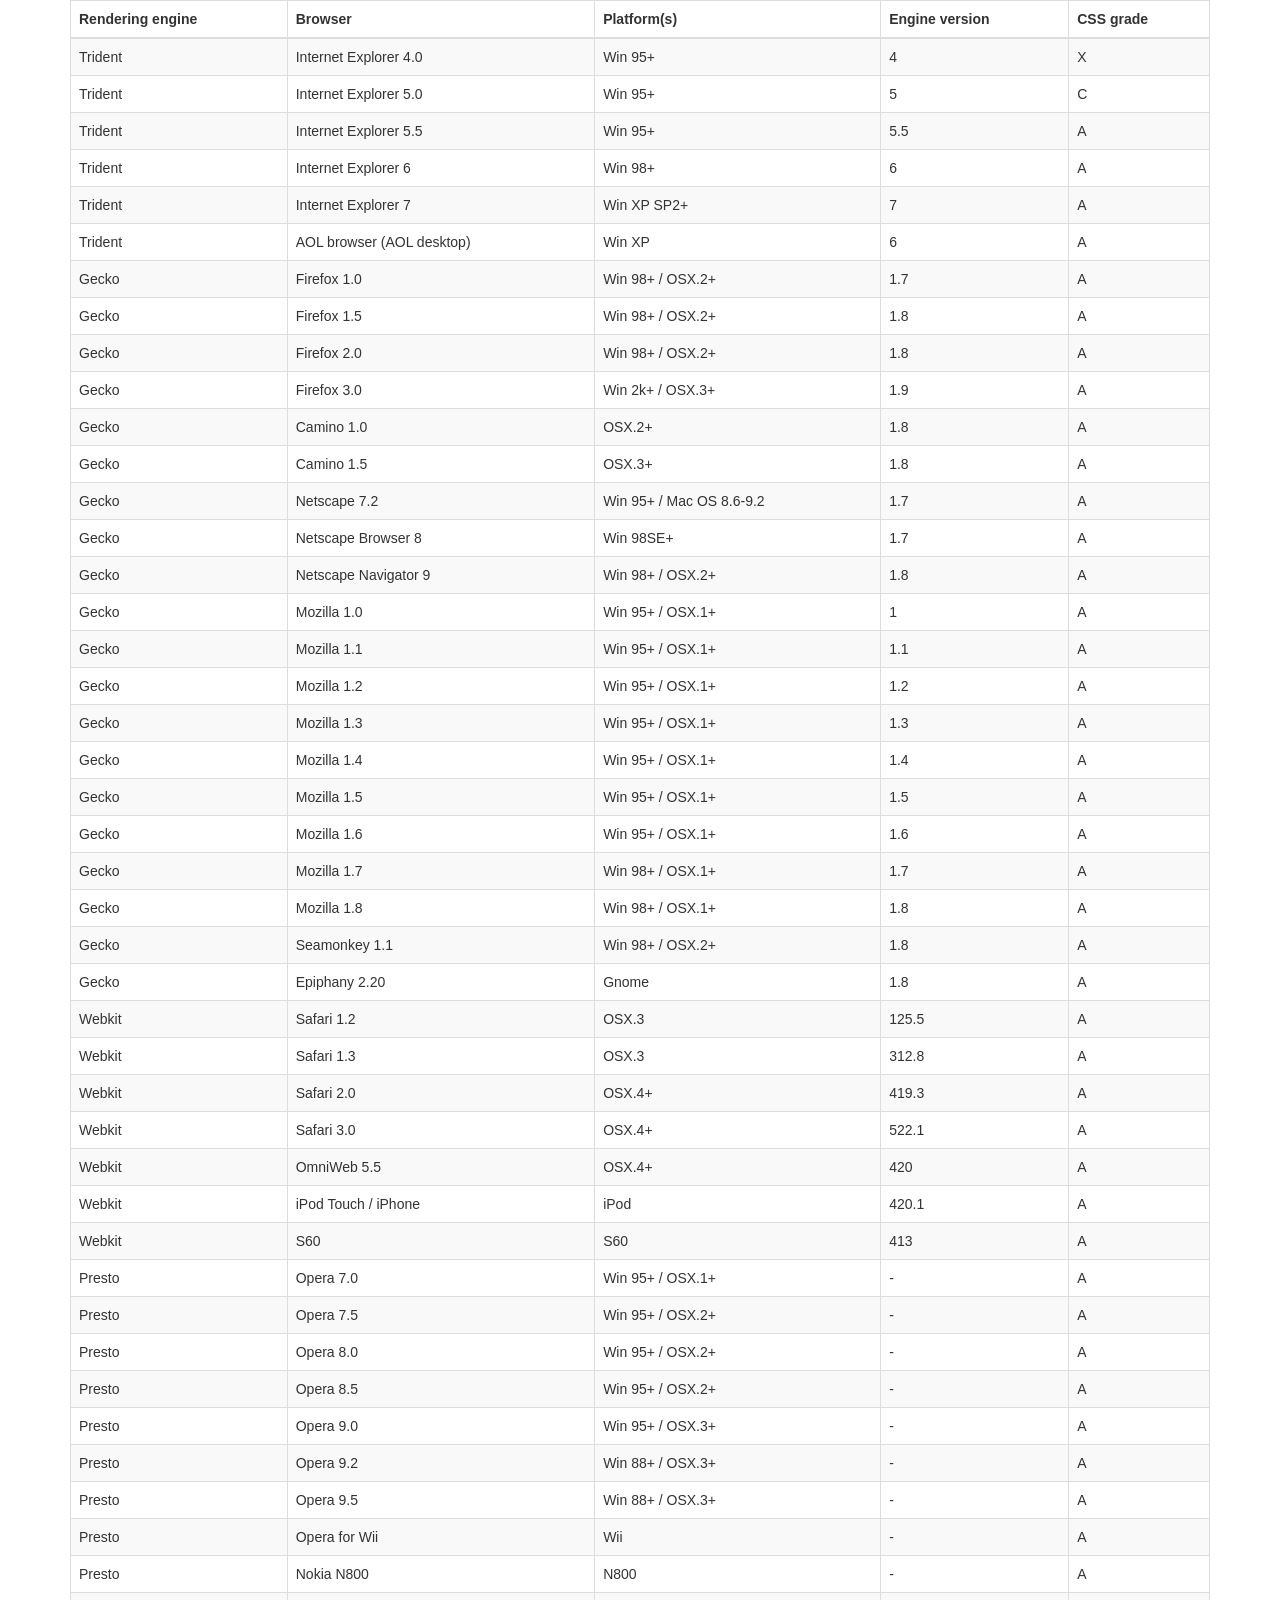
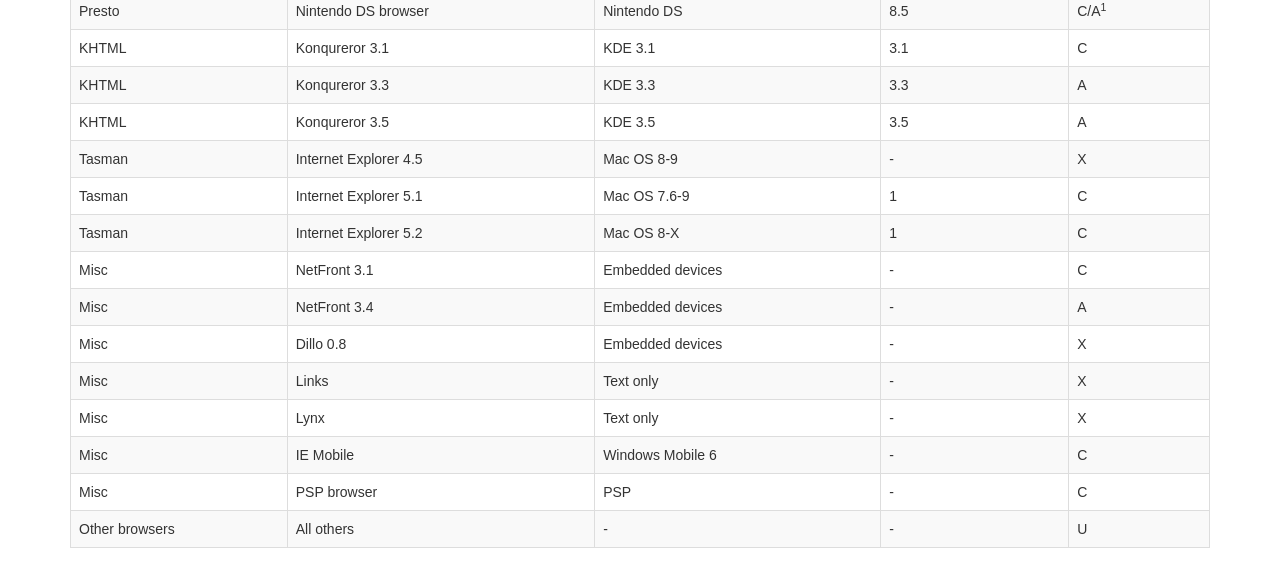
<file: public/admin_temp/vendor/datatables-plugins/index.html>
<!DOCTYPE HTML PUBLIC "-//W3C//DTD HTML 4.01//EN" "http://www.w3.org/TR/html4/strict.dtd">
<html>
	<head>
		<meta http-equiv="content-type" content="text/html; charset=utf-8" />
		
		<title>DataTables Bootstrap 3 example</title>

		<link rel="stylesheet" type="text/css" href="//maxcdn.bootstrapcdn.com/bootstrap/3.3.0/css/bootstrap.min.css">
		<link rel="stylesheet" type="text/css" href="dataTables.bootstrap.css">

		<script type="text/javascript" language="javascript" src="//code.jquery.com/jquery-1.11.1.min.js"></script>
		<script type="text/javascript" language="javascript" src="//cdn.datatables.net/1.10.3/js/jquery.dataTables.min.js"></script>
		<script type="text/javascript" language="javascript" src="dataTables.bootstrap.js"></script>
		<script type="text/javascript" charset="utf-8">
			$(document).ready(function() {
				$('#example').dataTable();
			} );
		</script>
	</head>
	<body>
		<div class="container">
			
<table cellpadding="0" cellspacing="0" border="0" class="table table-striped table-bordered" id="example">
	<thead>
		<tr>
			<th>Rendering engine</th>
			<th>Browser</th>
			<th>Platform(s)</th>
			<th>Engine version</th>
			<th>CSS grade</th>
		</tr>
	</thead>
	<tbody>
		<tr class="odd gradeX">
			<td>Trident</td>
			<td>Internet
				 Explorer 4.0</td>
			<td>Win 95+</td>
			<td class="center"> 4</td>
			<td class="center">X</td>
		</tr>
		<tr class="even gradeC">
			<td>Trident</td>
			<td>Internet
				 Explorer 5.0</td>
			<td>Win 95+</td>
			<td class="center">5</td>
			<td class="center">C</td>
		</tr>
		<tr class="odd gradeA">
			<td>Trident</td>
			<td>Internet
				 Explorer 5.5</td>
			<td>Win 95+</td>
			<td class="center">5.5</td>
			<td class="center">A</td>
		</tr>
		<tr class="even gradeA">
			<td>Trident</td>
			<td>Internet
				 Explorer 6</td>
			<td>Win 98+</td>
			<td class="center">6</td>
			<td class="center">A</td>
		</tr>
		<tr class="odd gradeA">
			<td>Trident</td>
			<td>Internet Explorer 7</td>
			<td>Win XP SP2+</td>
			<td class="center">7</td>
			<td class="center">A</td>
		</tr>
		<tr class="even gradeA">
			<td>Trident</td>
			<td>AOL browser (AOL desktop)</td>
			<td>Win XP</td>
			<td class="center">6</td>
			<td class="center">A</td>
		</tr>
		<tr class="gradeA">
			<td>Gecko</td>
			<td>Firefox 1.0</td>
			<td>Win 98+ / OSX.2+</td>
			<td class="center">1.7</td>
			<td class="center">A</td>
		</tr>
		<tr class="gradeA">
			<td>Gecko</td>
			<td>Firefox 1.5</td>
			<td>Win 98+ / OSX.2+</td>
			<td class="center">1.8</td>
			<td class="center">A</td>
		</tr>
		<tr class="gradeA">
			<td>Gecko</td>
			<td>Firefox 2.0</td>
			<td>Win 98+ / OSX.2+</td>
			<td class="center">1.8</td>
			<td class="center">A</td>
		</tr>
		<tr class="gradeA">
			<td>Gecko</td>
			<td>Firefox 3.0</td>
			<td>Win 2k+ / OSX.3+</td>
			<td class="center">1.9</td>
			<td class="center">A</td>
		</tr>
		<tr class="gradeA">
			<td>Gecko</td>
			<td>Camino 1.0</td>
			<td>OSX.2+</td>
			<td class="center">1.8</td>
			<td class="center">A</td>
		</tr>
		<tr class="gradeA">
			<td>Gecko</td>
			<td>Camino 1.5</td>
			<td>OSX.3+</td>
			<td class="center">1.8</td>
			<td class="center">A</td>
		</tr>
		<tr class="gradeA">
			<td>Gecko</td>
			<td>Netscape 7.2</td>
			<td>Win 95+ / Mac OS 8.6-9.2</td>
			<td class="center">1.7</td>
			<td class="center">A</td>
		</tr>
		<tr class="gradeA">
			<td>Gecko</td>
			<td>Netscape Browser 8</td>
			<td>Win 98SE+</td>
			<td class="center">1.7</td>
			<td class="center">A</td>
		</tr>
		<tr class="gradeA">
			<td>Gecko</td>
			<td>Netscape Navigator 9</td>
			<td>Win 98+ / OSX.2+</td>
			<td class="center">1.8</td>
			<td class="center">A</td>
		</tr>
		<tr class="gradeA">
			<td>Gecko</td>
			<td>Mozilla 1.0</td>
			<td>Win 95+ / OSX.1+</td>
			<td class="center">1</td>
			<td class="center">A</td>
		</tr>
		<tr class="gradeA">
			<td>Gecko</td>
			<td>Mozilla 1.1</td>
			<td>Win 95+ / OSX.1+</td>
			<td class="center">1.1</td>
			<td class="center">A</td>
		</tr>
		<tr class="gradeA">
			<td>Gecko</td>
			<td>Mozilla 1.2</td>
			<td>Win 95+ / OSX.1+</td>
			<td class="center">1.2</td>
			<td class="center">A</td>
		</tr>
		<tr class="gradeA">
			<td>Gecko</td>
			<td>Mozilla 1.3</td>
			<td>Win 95+ / OSX.1+</td>
			<td class="center">1.3</td>
			<td class="center">A</td>
		</tr>
		<tr class="gradeA">
			<td>Gecko</td>
			<td>Mozilla 1.4</td>
			<td>Win 95+ / OSX.1+</td>
			<td class="center">1.4</td>
			<td class="center">A</td>
		</tr>
		<tr class="gradeA">
			<td>Gecko</td>
			<td>Mozilla 1.5</td>
			<td>Win 95+ / OSX.1+</td>
			<td class="center">1.5</td>
			<td class="center">A</td>
		</tr>
		<tr class="gradeA">
			<td>Gecko</td>
			<td>Mozilla 1.6</td>
			<td>Win 95+ / OSX.1+</td>
			<td class="center">1.6</td>
			<td class="center">A</td>
		</tr>
		<tr class="gradeA">
			<td>Gecko</td>
			<td>Mozilla 1.7</td>
			<td>Win 98+ / OSX.1+</td>
			<td class="center">1.7</td>
			<td class="center">A</td>
		</tr>
		<tr class="gradeA">
			<td>Gecko</td>
			<td>Mozilla 1.8</td>
			<td>Win 98+ / OSX.1+</td>
			<td class="center">1.8</td>
			<td class="center">A</td>
		</tr>
		<tr class="gradeA">
			<td>Gecko</td>
			<td>Seamonkey 1.1</td>
			<td>Win 98+ / OSX.2+</td>
			<td class="center">1.8</td>
			<td class="center">A</td>
		</tr>
		<tr class="gradeA">
			<td>Gecko</td>
			<td>Epiphany 2.20</td>
			<td>Gnome</td>
			<td class="center">1.8</td>
			<td class="center">A</td>
		</tr>
		<tr class="gradeA">
			<td>Webkit</td>
			<td>Safari 1.2</td>
			<td>OSX.3</td>
			<td class="center">125.5</td>
			<td class="center">A</td>
		</tr>
		<tr class="gradeA">
			<td>Webkit</td>
			<td>Safari 1.3</td>
			<td>OSX.3</td>
			<td class="center">312.8</td>
			<td class="center">A</td>
		</tr>
		<tr class="gradeA">
			<td>Webkit</td>
			<td>Safari 2.0</td>
			<td>OSX.4+</td>
			<td class="center">419.3</td>
			<td class="center">A</td>
		</tr>
		<tr class="gradeA">
			<td>Webkit</td>
			<td>Safari 3.0</td>
			<td>OSX.4+</td>
			<td class="center">522.1</td>
			<td class="center">A</td>
		</tr>
		<tr class="gradeA">
			<td>Webkit</td>
			<td>OmniWeb 5.5</td>
			<td>OSX.4+</td>
			<td class="center">420</td>
			<td class="center">A</td>
		</tr>
		<tr class="gradeA">
			<td>Webkit</td>
			<td>iPod Touch / iPhone</td>
			<td>iPod</td>
			<td class="center">420.1</td>
			<td class="center">A</td>
		</tr>
		<tr class="gradeA">
			<td>Webkit</td>
			<td>S60</td>
			<td>S60</td>
			<td class="center">413</td>
			<td class="center">A</td>
		</tr>
		<tr class="gradeA">
			<td>Presto</td>
			<td>Opera 7.0</td>
			<td>Win 95+ / OSX.1+</td>
			<td class="center">-</td>
			<td class="center">A</td>
		</tr>
		<tr class="gradeA">
			<td>Presto</td>
			<td>Opera 7.5</td>
			<td>Win 95+ / OSX.2+</td>
			<td class="center">-</td>
			<td class="center">A</td>
		</tr>
		<tr class="gradeA">
			<td>Presto</td>
			<td>Opera 8.0</td>
			<td>Win 95+ / OSX.2+</td>
			<td class="center">-</td>
			<td class="center">A</td>
		</tr>
		<tr class="gradeA">
			<td>Presto</td>
			<td>Opera 8.5</td>
			<td>Win 95+ / OSX.2+</td>
			<td class="center">-</td>
			<td class="center">A</td>
		</tr>
		<tr class="gradeA">
			<td>Presto</td>
			<td>Opera 9.0</td>
			<td>Win 95+ / OSX.3+</td>
			<td class="center">-</td>
			<td class="center">A</td>
		</tr>
		<tr class="gradeA">
			<td>Presto</td>
			<td>Opera 9.2</td>
			<td>Win 88+ / OSX.3+</td>
			<td class="center">-</td>
			<td class="center">A</td>
		</tr>
		<tr class="gradeA">
			<td>Presto</td>
			<td>Opera 9.5</td>
			<td>Win 88+ / OSX.3+</td>
			<td class="center">-</td>
			<td class="center">A</td>
		</tr>
		<tr class="gradeA">
			<td>Presto</td>
			<td>Opera for Wii</td>
			<td>Wii</td>
			<td class="center">-</td>
			<td class="center">A</td>
		</tr>
		<tr class="gradeA">
			<td>Presto</td>
			<td>Nokia N800</td>
			<td>N800</td>
			<td class="center">-</td>
			<td class="center">A</td>
		</tr>
		<tr class="gradeA">
			<td>Presto</td>
			<td>Nintendo DS browser</td>
			<td>Nintendo DS</td>
			<td class="center">8.5</td>
			<td class="center">C/A<sup>1</sup></td>
		</tr>
		<tr class="gradeC">
			<td>KHTML</td>
			<td>Konqureror 3.1</td>
			<td>KDE 3.1</td>
			<td class="center">3.1</td>
			<td class="center">C</td>
		</tr>
		<tr class="gradeA">
			<td>KHTML</td>
			<td>Konqureror 3.3</td>
			<td>KDE 3.3</td>
			<td class="center">3.3</td>
			<td class="center">A</td>
		</tr>
		<tr class="gradeA">
			<td>KHTML</td>
			<td>Konqureror 3.5</td>
			<td>KDE 3.5</td>
			<td class="center">3.5</td>
			<td class="center">A</td>
		</tr>
		<tr class="gradeX">
			<td>Tasman</td>
			<td>Internet Explorer 4.5</td>
			<td>Mac OS 8-9</td>
			<td class="center">-</td>
			<td class="center">X</td>
		</tr>
		<tr class="gradeC">
			<td>Tasman</td>
			<td>Internet Explorer 5.1</td>
			<td>Mac OS 7.6-9</td>
			<td class="center">1</td>
			<td class="center">C</td>
		</tr>
		<tr class="gradeC">
			<td>Tasman</td>
			<td>Internet Explorer 5.2</td>
			<td>Mac OS 8-X</td>
			<td class="center">1</td>
			<td class="center">C</td>
		</tr>
		<tr class="gradeA">
			<td>Misc</td>
			<td>NetFront 3.1</td>
			<td>Embedded devices</td>
			<td class="center">-</td>
			<td class="center">C</td>
		</tr>
		<tr class="gradeA">
			<td>Misc</td>
			<td>NetFront 3.4</td>
			<td>Embedded devices</td>
			<td class="center">-</td>
			<td class="center">A</td>
		</tr>
		<tr class="gradeX">
			<td>Misc</td>
			<td>Dillo 0.8</td>
			<td>Embedded devices</td>
			<td class="center">-</td>
			<td class="center">X</td>
		</tr>
		<tr class="gradeX">
			<td>Misc</td>
			<td>Links</td>
			<td>Text only</td>
			<td class="center">-</td>
			<td class="center">X</td>
		</tr>
		<tr class="gradeX">
			<td>Misc</td>
			<td>Lynx</td>
			<td>Text only</td>
			<td class="center">-</td>
			<td class="center">X</td>
		</tr>
		<tr class="gradeC">
			<td>Misc</td>
			<td>IE Mobile</td>
			<td>Windows Mobile 6</td>
			<td class="center">-</td>
			<td class="center">C</td>
		</tr>
		<tr class="gradeC">
			<td>Misc</td>
			<td>PSP browser</td>
			<td>PSP</td>
			<td class="center">-</td>
			<td class="center">C</td>
		</tr>
		<tr class="gradeU">
			<td>Other browsers</td>
			<td>All others</td>
			<td>-</td>
			<td class="center">-</td>
			<td class="center">U</td>
		</tr>
	</tbody>
</table>
			
		</div>
	</body>
</html>
</file>
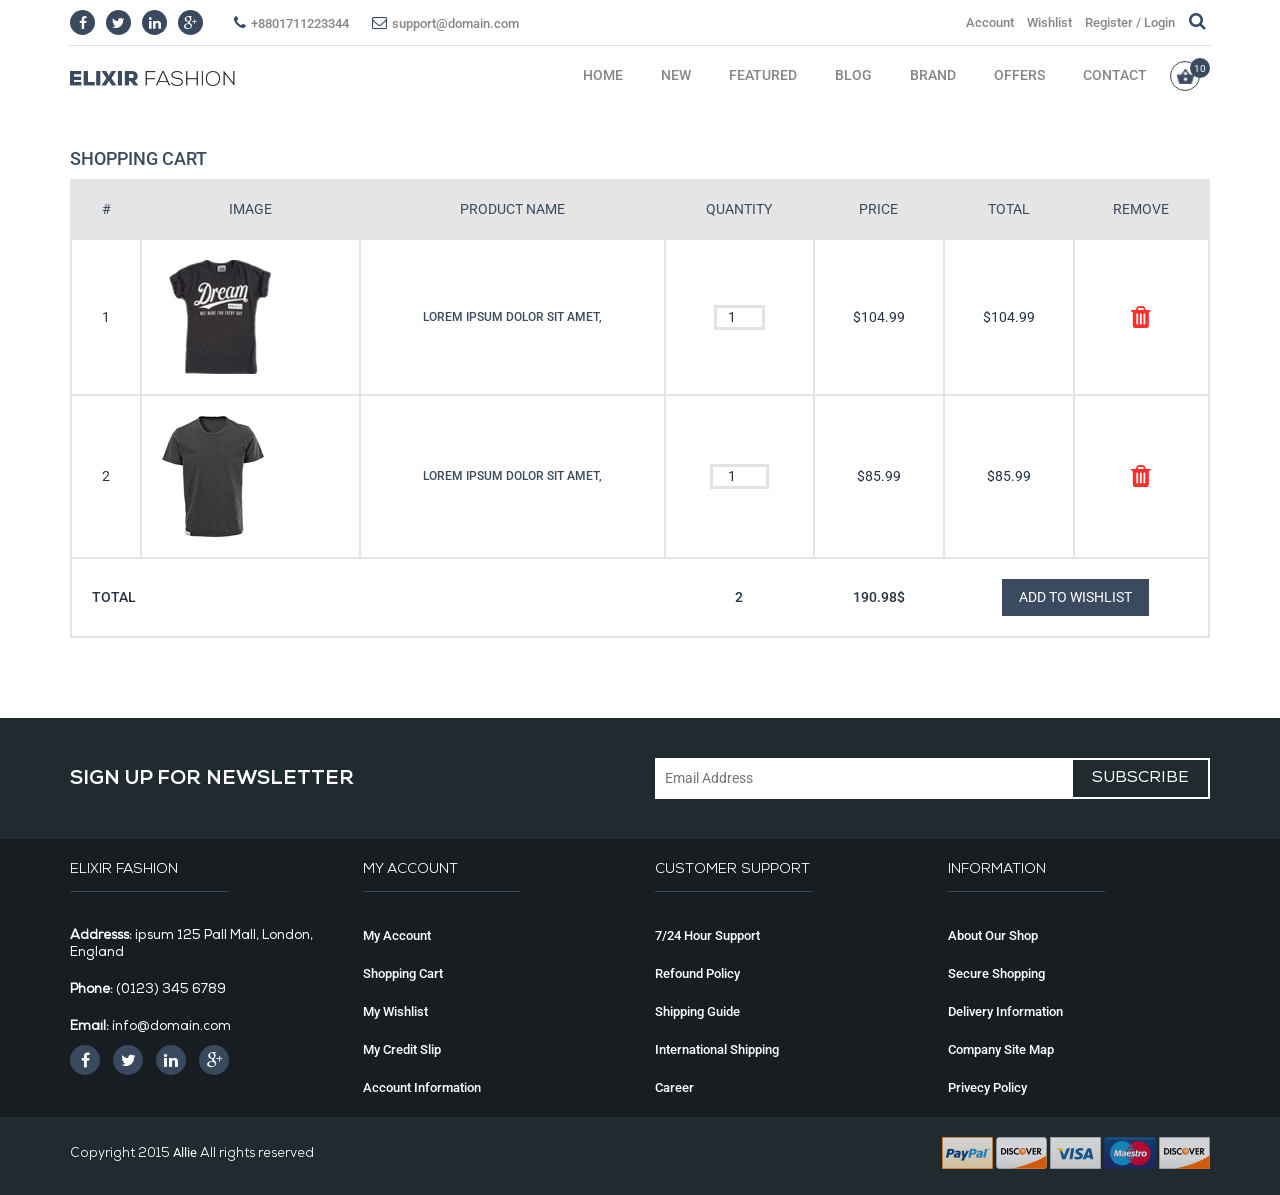
<file: public/cart.html>
<!DOCTYPE html>
<html lang="en">
  <head>
    <meta charset="utf-8">
    <meta http-equiv="X-UA-Compatible" content="IE=edge">
    <meta name="viewport" content="width=device-width, initial-scale=1">
    <title>Cart || Elixir Fashion</title>
	<!-- All css Files Here -->
	<!-- fonts -->
	<link href='https://fonts.googleapis.com/css?family=Roboto:400,100,500' rel='stylesheet' type='text/css'>
	<!-- bootstrap css -->
	<link rel="stylesheet" href="css/bootstrap.min.css" />
	<!-- fontawesome css -->
	<link rel="stylesheet" href="css/font-awesome.min.css" />
	<!-- revolution banner css settings -->
	<link rel="stylesheet" type="text/css" href="lib/rs-plugin/css/settings.css" media="screen" />
	<!-- style css -->
    <link rel="stylesheet" href="style.css">
	<!-- mobilemenu css -->
    <link rel="stylesheet" href="css/meanmenu.min.css"/>
	<!-- responsive css -->
    <link rel="stylesheet" href="css/responsive.css"/>
	<!-- favicon -->
    <link rel="shortcut icon" href="images/favicon.png" />
    <!-- HTML5 shim and Respond.js for IE8 support of HTML5 elements and media queries -->
    <!-- WARNING: Respond.js doesn't work if you view the page via file:// -->
    <!--[if lt IE 9]>
      <script src="https://oss.maxcdn.com/html5shiv/3.7.2/html5shiv.min.js"></script>
      <script src="https://oss.maxcdn.com/respond/1.4.2/respond.min.js"></script>
    <![endif]-->
  </head>
  <body>
	<!-- Header-Section-Strat  -->
	<header>
		<div class="container">
			<div class="header_top">
				<div class="row">
					<div class="col-md-6">
						<div class="header_top_left float-left">
							<ul class="social_icon">
								<li><a href="#"><i class="fa fa-facebook"></i></a></li>
								<li><a href="#"><i class="fa fa-twitter"></i></a></li>
								<li><a href="#"><i class="fa fa-linkedin"></i></a></li>
								<li><a href="#"><i class="fa fa-google-plus"></i></a></li>
							</ul>
							<ul class="social_others">
								<li><a><i class="fa fa-phone"></i>+8801711223344</a></li>
								<li><a href="#"><i class="fa fa-envelope-o"></i>support@domain.com</a></li>
							</ul>
						</div>
					</div>
					<div class="col-md-6">
						<div class="header_top_right text-right">
							<ul>
								<li><a href="#">Account</a></li>
								<li><a href="#">Wishlist</a></li>
								<li><a href="#">Register / Login</a></li>
								<li class="searchbox">
									<input type="search" placeholder="Search......" name="search" class="searchbox-input" onkeyup="buttonUp();" required>
									<input type="submit" class="searchbox-submit" value="">
									<span class="searchbox-icon"><i class="fa fa-search"></i></span>
								</li>
							</ul>
						</div>
					</div>
				</div>
			</div>
		</div>
			<div class="container">
				<div class="row mega_relative">
					<div class="col-xs-12 col-sm-2">
						<div class="logo head_lo">
							<a href="index.html"><img src="images/logo.png" alt="Logo" /></a>
						</div>
					</div>
					<div class="col-sm-10">
						<div class="mainmenu float-right">
							<nav>
								<ul>
									<li><a href="index.html">HOME</a></li>
									<li><a href="#">NEW</i></a></li>
									<li><a href="#">FEATURED</a></li>
									<li><a href="#">BLOG</a></li>
									<li><a href="#">BRAND</a></li>
									<li><a href="#">OFFERS</a></li>
									<li><a href="contact.html">CONTACT</a></li>
									<li class="shop_icon">
										<a href="checkout.html"><img src="images/menu_icon_img.png" alt="" /></a>
										<span>10</span>
									</li>
								</ul>
							</nav>
						</div>
					</div>
				</div>
			</div>
	</header>
	<!-- mobile-menu-area start -->
	<div class="mobile-menu-area">
		<div class="container">
			<div class="mobile-menu">
				<nav id="dropdown">
					<ul>
						<li><a href="index.html">HOME</a></li>
						<li><a href="#">NEW</a></li>
						<li><a href="#">FEATURED</a></li>
						<li><a href="#">BLOG</a></li>
						<li><a href="#">BRAND</a></li>
						<li><a href="#">OFFERS</a></li>
						<li><a href="#">CONTACT</a></li>
					</ul>
				</nav>
			</div>
		</div>
	</div>
	<!-- mobile-menu-area end -->
	<!-- Header-Section-End  -->
	<!-- Cart-Page-Content-Start -->
	<div class="cart-page-content page-section-padding">
		<div class="container">
			<div class="row">
				<div class="col-xs-12">
					<div class="cart_title">
						<h4>Shopping Cart</h4>
					</div>
					<div class="table-responsive">
						<table class="cart-table text-center">
							<thead>
								<tr id="cart_th">
									<th>#</th>
									<th>Image</th>
									<th>Product name</th>
									<th>QUANTITY</th>
									<th>Price</th>
									<th>Total</th>
									<th>Remove</th>
								</tr>
							</thead>
							<tbody>
								<tr>
									<td>1</td>
									<td>
										<a href="#"><img alt="" class="img-responsive" src="images/cartpage/cart-product-1.png"></a>
									</td>
									<td>
										<h6><a href="#">Lorem ipsum dolor sit amet,</a></h6>
									</td>
									<td>
										<form id="qua_in" action="action_page.php">
											<input type="number" value="1" name="quantity" min="1" max="5">
										</form>
									</td>
									<td>
										<div class="cart-price">$104.99</div>
									</td>
									<td>
										<div class="cart-subtotal">$104.99</div>
									</td>
									<td><i class="fa fa-trash"></i></td>
								</tr>
								<tr>
									<td>2</td>
									<td>
										<a href="#"><img alt="" class="img-responsive" src="images/cartpage/cart-product-2.png"></a>
									</td>
									<td>
										<h6><a href="#">Lorem ipsum dolor sit amet,</a></h6>
									</td>
									<td>
										<form id="qua_in_2" action="action_page.php">
											<input type="number" value="1" name="quantity" min="1" max="10">
										</form>
									</td>
									<td>
										<div class="cart-price">$85.99</div>
									</td>
									<td>
										<div class="cart-subtotal">$85.99</div>
									</td>
									<td><i class="fa fa-trash"></i></td>
								</tr>
								<tr id="total_colspan">
									<td colspan="3" class="text-left">total</td>
									<td>
										2
									</td>
									<td>
										190.98$
									</td>
									<td colspan="2">
										<a class="checkPageBtn" href="#">add to wishlist</a>
									</td>
								</tr>
							</tbody>
						</table>
					</div>
				</div>
			</div>
		</div>
	</div> 
	<!-- Cart-Page-Content-End -->
	<!-- Footer-Section-Start -->
	<footer>
		<div class="footer_top footer-padding">
			<div class="container">
				<div class="row">
					<div class="col-sm-12 col-sm-6">
						<div class="newsletter">
							<h4>Sign up for newSletter</h4>
						</div>
					</div>
					<div class="col-sm-12 col-sm-6">
						<div class="newsletter text-right">
							<input class="news_input" type="text" value="" placeholder="Email Address"/>
							<input class="subscribe_btn" type="button" value="subscribe"/>
						</div>
					</div>
				</div>
			</div>
		</div>
		<div class="footer_middel footer-padding">
			<div class="container">
				<div class="row">
					<div class="col-sm-6 col-md-3">
						<div class="footer_link address">
							<p>Elixir fashion</p>
							<ul>
								<li><span>Addresss: </span>ipsum 125 Pall Mall, London, England</li>
								<li><span>Phone: </span>(0123) 345 6789</li>
								<li><span>Email: </span>info@domain.com</li>
							</ul>
						</div>
						<div class="footer_icon">
							<ul>
								<li><a href="#"><i class="fa fa-facebook"></i></a></li>
								<li><a href="#"><i class="fa fa-twitter"></i></a></li>
								<li><a href="#"><i class="fa fa-linkedin"></i></a></li>
								<li><a href="#"><i class="fa fa-google-plus"></i></a></li>
							</ul>
						</div>
					</div>
					<div class="col-sm-6 col-md-3">
						<div class="footer_link">
							<p>My account</p>
							<ul>
								<li><a href="#">My Account</a></li>
								<li><a href="cart.html">Shopping Cart</a></li>
								<li><a href="#">My Wishlist</a></li>
								<li><a href="#">My Credit Slip</a></li>
								<li><a href="#">Account Information</a></li>
							</ul>
						</div>
					</div>
					<div class="col-sm-6 col-md-3">
						<div class="footer_link res_mar">
							<p>customer support</p>
							<ul>
								<li><a href="#">7/24 Hour Support</a></li>
								<li><a href="#">Refound Policy</a></li>
								<li><a href="#">Shipping Guide</a></li>
								<li><a href="#">International Shipping</a></li>
								<li><a href="#">Career</a></li>
							</ul>
						</div>
					</div>
					<div class="col-sm-6 col-md-3">
						<div class="footer_link res_mar">
							<p>information</p>
							<ul>
								<li><a href="#">About Our Shop</a></li>
								<li><a href="#">Secure Shopping</a></li>
								<li><a href="#">Delivery Information</a></li>
								<li><a href="#">Company Site Map</a></li>
								<li><a href="#">Privecy Policy</a></li>
							</ul>
						</div>
					</div>
				</div>
			</div>
		</div>
		<div class="footer_bottom footer-padding">
			<div class="container">
				<div class="row">
					<div class="col-sm-6 col-xs-12">
						<div class="copyright">
							<p>Copyright 2015 <a href="http://designscrazed.org/">Allie</a> All rights reserved</p>
						</div>
					</div>
					<div class="col-sm-6 col-xs-12">
						<div class="copyright_icon text-right">
							<a href="#"><img src="images/footer/paypal-1.png" alt="" /></a>
							<a href="#"><img src="images/footer/paypal-2.png" alt="" /></a>
							<a href="#"><img src="images/footer/paypal-3.png" alt="" /></a>
							<a href="#"><img src="images/footer/paypal-4.png" alt="" /></a>
							<a href="#"><img src="images/footer/paypal-5.png" alt="" /></a>
						</div>
					</div>
				</div>
			</div>
		</div>
	</footer>
	<!-- Footer-Section-End -->
	<!-- All js Files Here -->
	<!-- jquery-1.11.3 -->
    <script src="js/jquery-1.11.3.min.js"></script>
	<!-- bootstrap js -->
    <script src="js/bootstrap.min.js"></script>
	<!-- revolution js -->
	<script type="text/javascript" src="lib/rs-plugin/js/jquery.themepunch.tools.min.js"></script>   
	<script type="text/javascript" src="lib/rs-plugin/js/jquery.themepunch.revolution.min.js"></script>
	<script src="lib/rs-plugin/rs.home.js"></script>
	<!-- search-box js -->
    <script src="js/search-box.js"></script>
	<!-- scrollUp js -->
    <script src="js/jquery.scrollUp.js"></script>
	<!-- mobilemenu js -->
    <script src="js/jquery.meanmenu.js"></script>
	<!-- main js -->
    <script src="js/main.js"></script>
  </body>
</html>
</file>
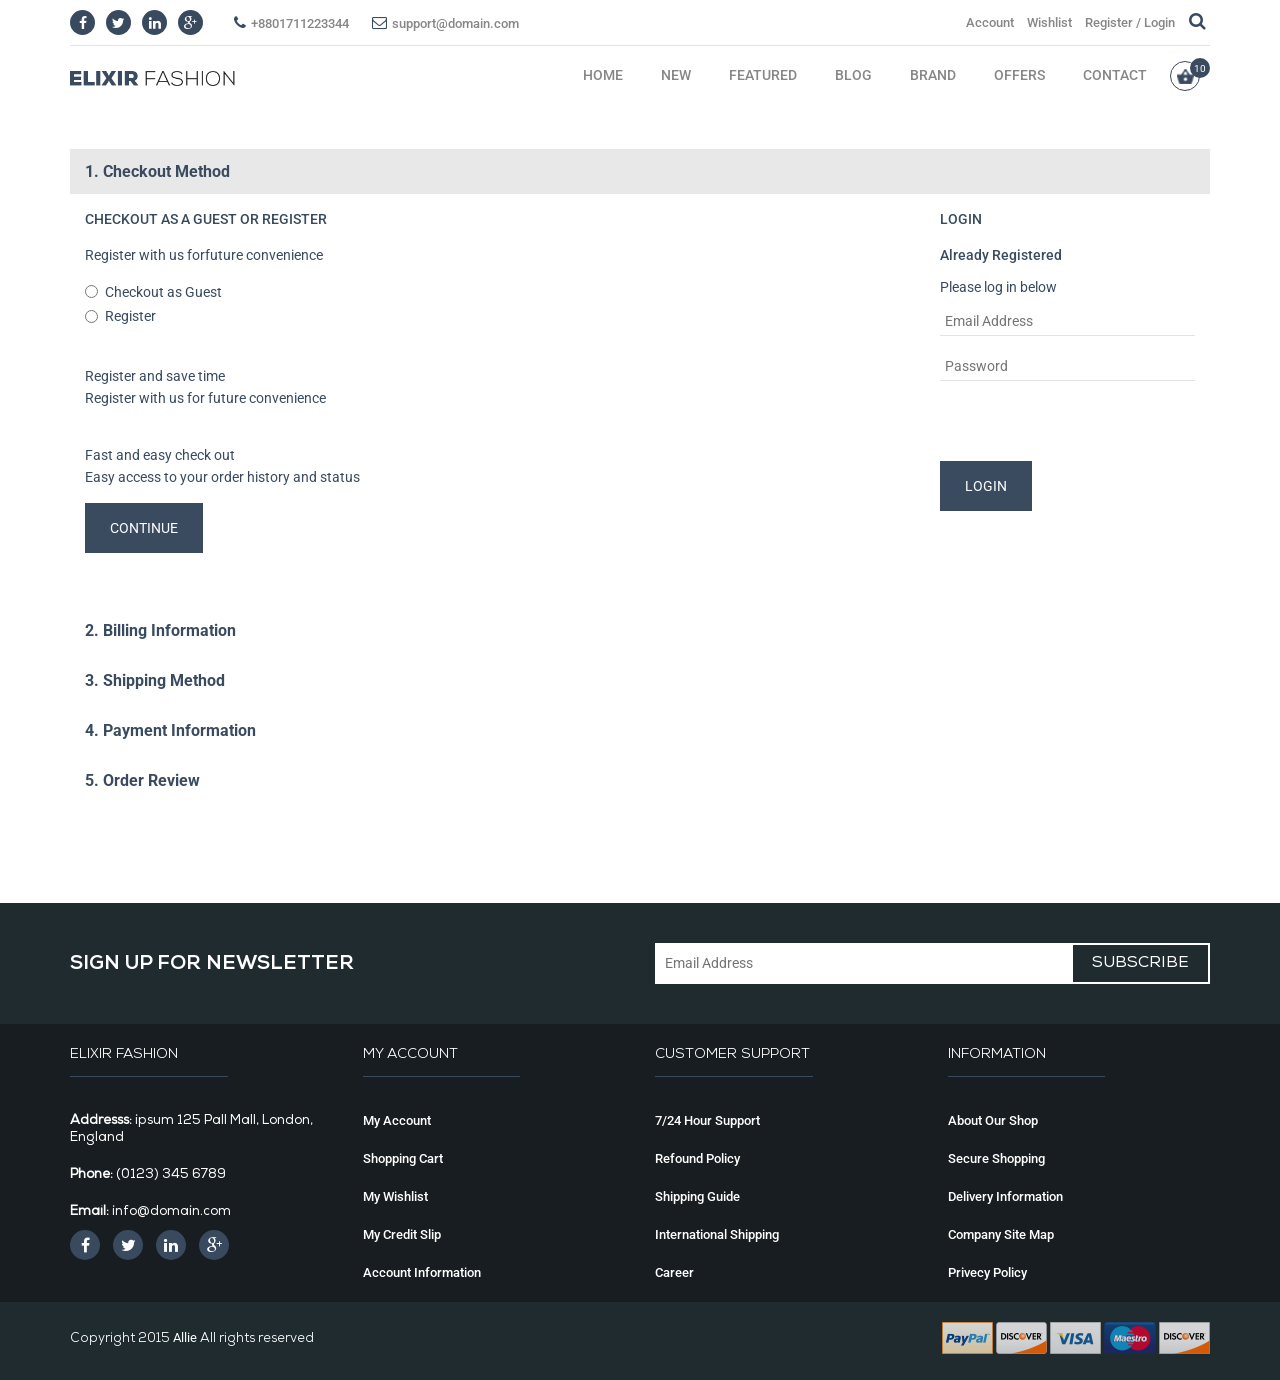
<file: public/checkout.html>
<!DOCTYPE html>
<html lang="en">
  <head>
    <meta charset="utf-8">
    <meta http-equiv="X-UA-Compatible" content="IE=edge">
    <meta name="viewport" content="width=device-width, initial-scale=1">
    <title>Checkout || Elixir Fashion</title>
	<!-- All css Files Here -->
	<!-- fonts -->
	<link href='https://fonts.googleapis.com/css?family=Roboto:400,100,500' rel='stylesheet' type='text/css'>
	<!-- bootstrap css -->
	<link rel="stylesheet" href="css/bootstrap.min.css" />
	<!-- fontawesome css -->
	<link rel="stylesheet" href="css/font-awesome.min.css" />
	<!-- revolution banner css settings -->
	<link rel="stylesheet" type="text/css" href="lib/rs-plugin/css/settings.css" media="screen" />
	<!-- style css -->
    <link rel="stylesheet" href="style.css">
	<!-- mobilemenu css -->
    <link rel="stylesheet" href="css/meanmenu.min.css"/>
	<!-- responsive css -->
    <link rel="stylesheet" href="css/responsive.css"/>
	<!-- favicon -->
    <link rel="shortcut icon" href="images/favicon.png" />
    <!-- HTML5 shim and Respond.js for IE8 support of HTML5 elements and media queries -->
    <!-- WARNING: Respond.js doesn't work if you view the page via file:// -->
    <!--[if lt IE 9]>
      <script src="https://oss.maxcdn.com/html5shiv/3.7.2/html5shiv.min.js"></script>
      <script src="https://oss.maxcdn.com/respond/1.4.2/respond.min.js"></script>
    <![endif]-->
  </head>
  <body>
	<!-- Header-Section-Strat  -->
	<header>
		<div class="container">
			<div class="header_top">
				<div class="row">
					<div class="col-md-6">
						<div class="header_top_left float-left">
							<ul class="social_icon">
								<li><a href="#"><i class="fa fa-facebook"></i></a></li>
								<li><a href="#"><i class="fa fa-twitter"></i></a></li>
								<li><a href="#"><i class="fa fa-linkedin"></i></a></li>
								<li><a href="#"><i class="fa fa-google-plus"></i></a></li>
							</ul>
							<ul class="social_others">
								<li><a><i class="fa fa-phone"></i>+8801711223344</a></li>
								<li><a href="#"><i class="fa fa-envelope-o"></i>support@domain.com</a></li>
							</ul>
						</div>
					</div>
					<div class="col-md-6">
						<div class="header_top_right text-right">
							<ul>
								<li><a href="#">Account</a></li>
								<li><a href="#">Wishlist</a></li>
								<li><a href="#">Register / Login</a></li>
								<li class="searchbox">
									<input type="search" placeholder="Search......" name="search" class="searchbox-input" onkeyup="buttonUp();" required>
									<input type="submit" class="searchbox-submit" value="">
									<span class="searchbox-icon"><i class="fa fa-search"></i></span>
								</li>
							</ul>
						</div>
					</div>
				</div>
			</div>
		</div>
			<div class="container">
				<div class="row mega_relative">
					<div class="col-xs-12 col-sm-2">
						<div class="logo head_lo">
							<a href="index.html"><img src="images/logo.png" alt="Logo" /></a>
						</div>
					</div>
					<div class="col-sm-10">
						<div class="mainmenu float-right">
							<nav>
								<ul>
									<li><a href="index.html">HOME</a></li>
									<li><a href="#">NEW</i></a></li>
									<li><a href="#">FEATURED</a></li>
									<li><a href="#">BLOG</a></li>
									<li><a href="#">BRAND</a></li>
									<li><a href="#">OFFERS</a></li>
									<li><a href="contact.html">CONTACT</a></li>
									<li class="shop_icon">
										<a href="checkout.html"><img src="images/menu_icon_img.png" alt="" /></a>
										<span>10</span>
									</li>
								</ul>
							</nav>
						</div>
					</div>
				</div>
			</div>
	</header>
	<!-- mobile-menu-area start -->
	<div class="mobile-menu-area">
		<div class="container">
			<div class="mobile-menu">
				<nav id="dropdown">
					<ul>
						<li><a href="index.html">HOME</a></li>
						<li><a href="#">NEW</a></li>
						<li><a href="#">FEATURED</a></li>
						<li><a href="#">BLOG</a></li>
						<li><a href="#">BRAND</a></li>
						<li><a href="#">OFFERS</a></li>
						<li><a href="#">CONTACT</a></li>
					</ul>
				</nav>
			</div>
		</div>
	</div>
	<!-- mobile-menu-area end -->
	<!-- Header-Section-End  -->
	<!-- Start checkout content -->
	<div class="checkout-content-area page-section-padding">
		<div class="container">
			<div class="row">
				<div class="checkout-content">
					<div class="col-xs-12">
						<div aria-multiselectable="true" role="tablist" id="accordion" class="panel-group">
							<div class="panel sauget-accordion">
								<div id="headingOne" role="tab" class="panel-heading">
									<h4 class="panel-title">
										<a aria-controls="checkoutMethod" aria-expanded="true" href="#checkoutMethod" data-parent="#accordion" data-toggle="collapse" class="">
											1. Checkout Method
										</a>
									</h4>
								</div>
								<div aria-labelledby="headingOne" role="tabpanel" class="panel-collapse collapse in" id="checkoutMethod" aria-expanded="true" style="">
									<div class="content-info">
										<div class="col-xs-12 col-sm-9">
											<div class="checkout-reg">
												<div class="checkReg commonChack">
													<div class="checkTitle">
														<h6 class="ct-design">CHECKOUT AS A GUEST OR REGISTER</h6>
													</div>
													<p>Register with us forfuture convenience</p>
													<input type="radio"><label>Checkout as Guest</label><br>
													<input type="radio"><label>Register</label>
												</div>
												<div class="regSaveTime commonChack">
													<p>Register and save time<br/>
													Register with us for future convenience</p>
												</div>
												<div class="regSaveTime commonChack">
													<p>Fast and easy check out<br/>
													Easy access to your order history and status</p>
												</div>
												<a class="checkPageBtn" href="#">CONTINUE</a>
											</div>
										</div>
										<div class="col-xs-12 col-sm-3">
											<div class="checkout-login">
												<div class="checkTitle">
													<h6 class="ct-design">Login</h6>
												</div>
												<p class="alrdyReg">Already Registered</p>
												<p class="plxLogin">Please log in below</p>
												<div class="loginFrom">
													<input type="text" placeholder="Email Address"><br>
													<input type="text" placeholder="Password">
												</div>
												<a class="checkPageBtn" href="#">Login</a>
											</div>
										</div>
									</div>
								</div>
							</div>
							<div class="panel sauget-accordion">
								<div id="headingTwo" role="tab" class="panel-heading">
									<h4 class="panel-title">
										<a aria-controls="billingInformation" aria-expanded="false" href="#billingInformation" data-parent="#accordion" data-toggle="collapse" class="collapsed">
											2. Billing Information
										</a>
									</h4>
								</div>
								<div aria-labelledby="headingTwo" role="tabpanel" class="panel-collapse collapse" id="billingInformation" aria-expanded="false" style="height: 0px;">
									<div class="content-info">
										<div class="col-xs-12">
											<div class="billing-info">
												<div class="regSaveTime commonChack">
													<p>Select a billing address from your address book or enter a new address.</p>
												</div>
												<select class="form-control plx month-select">
													<option class="plxLogin">Boot Experts, Bonosrie D- Block, Dkaka,  1201, Bangladesh</option>
													<option class="plxLogin">Add New Address</option>
												</select>
												<div class="method-input-box">
													<input type="radio"><label>Ship to this address</label><br>
													<input type="radio"><label>Ship to different address</label>
												</div>
												<a class="checkPageBtn" href="#">CONTINUE</a>
											</div>
										</div>
									</div>
								</div>
							</div>
							<div class="panel sauget-accordion">
								<div id="headingThree" role="tab" class="panel-heading">
									<h4 class="panel-title">
										<a aria-controls="shippingMethod" aria-expanded="false" href="#shippingMethod" data-parent="#accordion" data-toggle="collapse" class="collapsed">
											3. Shipping Method
										</a>
									</h4>
								</div>
								<div aria-labelledby="headingThree" role="tabpanel" class="panel-collapse collapse" id="shippingMethod" aria-expanded="false">
									<div class="content-info">
										<div class="col-xs-12">
											<div class="shiping-method">
												<p class="plxLogin"><small>Flat Rate</small></p>
												<p class="plxLogin">Fixed $40.00</p>
												<div class="block-area-button">
													<a class="checkPageBtn" href="#">Continue</a>
												</div>                                                  
											</div>
										</div>
									</div>
								</div>
							</div>
							<div class="panel sauget-accordion">
								<div id="headingFour" role="tab" class="panel-heading">
									<h4 class="panel-title">
										<a aria-controls="paymentInformation" aria-expanded="false" href="#paymentInformation" data-parent="#accordion" data-toggle="collapse" class="collapsed">
											4. Payment Information
										</a>
									</h4>
								</div>
								<div aria-labelledby="headingFour" role="tabpanel" class="panel-collapse collapse" id="paymentInformation" aria-expanded="false">
									<div class="content-info">
										<div class="col-xs-12">
											<div class="checkout-option">
												<div class="method-input-box">
													<p><input type="radio" name="payment" value="check"><label>Check / Money order </label></p>
													<p><input type="radio" name="payment" value="card" checked><label>Credit Card (saved) </label></p>                                      
												</div>
												<div class="master-card-info">
													<form action="#">
														<div class="form-group">
															<label>Name on Card</label>
															<input type="text" class="form-control">            
														</div>      
														<div class="cardtype form-group">
															<label>Credit Card Type</label>
															<select class="form-control">
																<option>--Please Select--</option>
																<option>American Express</option>
																<option>Visa</option>
																<option>MasterCard</option>
																<option>Discover</option>
															</select>
														</div>
														<div class="form-group">
															<label>Credit Card Number</label>
															<input type="text" class="form-control">            
														</div>  
														<div class="expirationdate form-group">
															<label>Expiration Date</label>
															<select class="form-control month-select">
																<option>Month</option>
																<option>01 - January</option>
																<option>02 - February</option>
																<option>03 - March</option>
																<option>04 - April</option>
																<option>05 - May</option>
																<option>06 - June</option>
																<option>07 - July</option>
																<option>08 - August</option>
																<option>09 - September</option>
																<option>10 - October</option>
																<option>11 - November</option>
																<option>12 - December</option>
															</select><br/>
															<select class="form-control year-select">
																<option>Year</option>
																<option>2015</option>
																<option>2016</option>
																<option>2017</option>
																<option>2018</option>
																<option>2019</option>
																<option>2020</option>
																<option>2021</option>
																<option>2022</option>
																<option>2023</option>
																<option>2024</option>
																<option>2025</option>
															</select>
														</div>
														<div class="verificationcard form-group">
															<label>Card Verification Number</label>
														   <input type="text" class="form-control"><br/>
															<a href="#">What is this?</a>
														</div>                                                      
													</form>
													<div class="block-area-button">
														<a class="checkPageBtn" href="#">Continue</a>
													</div>                                                  
												</div>
											</div>
										</div>
									</div>
								</div>
							</div>
							<div class="panel sauget-accordion">
								<div id="headingFive" role="tab" class="panel-heading">
									<h4 class="panel-title">
										<a aria-controls="orderReview" aria-expanded="false" href="#orderReview" data-parent="#accordion" data-toggle="collapse" class="collapsed">
											5. Order Review
										</a>
									</h4>
								</div>
								<div aria-labelledby="headingFive" role="tabpanel" class="panel-collapse collapse" id="orderReview" aria-expanded="false">
									<div class="content-info">
										<div class="review-bar">
											<div class="col-xs-12 col-sm-6">
												<div class="product">
													<p class="ct-design"><strong>Blouse</strong></p>
													<p class="plxLogin">Short-sleeved blouse with feminine draped sleeve detail.</p>
												</div>
											</div>
											<div class="col-xs-12 col-sm-6">
												<div class="product-review">
													<label>Quality:</label>
													<p>
														<i class="fa fa-star"></i>
														<i class="fa fa-star"></i>
														<i class="fa fa-star"></i>
														<i class="fa fa-star"></i>
														<i class="fa fa-star"></i>
													</p>
													<form>
														<div class="form-group">
															<label for="exampleInputEmail1">Title:</label>
															<input type="email" class="form-control" id="exampleInputEmail1" placeholder="Email">
														</div>
														<div class="form-group">
															<label>Comment:</label>
															<textarea class="form-control" rows="3"></textarea>
														</div>
														<button type="submit" class="checkPageBtn">Submit</button>
													</form>
												</div>
											</div>
										</div>
									</div>
								</div>
							</div>
						</div>
					</div>
				</div>
			</div>
		</div>
	</div>
	<!-- End checkout content -->
	<!-- Footer-Section-Start -->
	<footer>
		<div class="footer_top footer-padding">
			<div class="container">
				<div class="row">
					<div class="col-sm-12 col-sm-6">
						<div class="newsletter">
							<h4>Sign up for newSletter</h4>
						</div>
					</div>
					<div class="col-sm-12 col-sm-6">
						<div class="newsletter text-right">
							<input class="news_input" type="text" value="" placeholder="Email Address"/>
							<input class="subscribe_btn" type="button" value="subscribe"/>
						</div>
					</div>
				</div>
			</div>
		</div>
		<div class="footer_middel footer-padding">
			<div class="container">
				<div class="row">
					<div class="col-sm-6 col-md-3">
						<div class="footer_link address">
							<p>Elixir fashion</p>
							<ul>
								<li><span>Addresss: </span>ipsum 125 Pall Mall, London, England</li>
								<li><span>Phone: </span>(0123) 345 6789</li>
								<li><span>Email: </span>info@domain.com</li>
							</ul>
						</div>
						<div class="footer_icon">
							<ul>
								<li><a href="#"><i class="fa fa-facebook"></i></a></li>
								<li><a href="#"><i class="fa fa-twitter"></i></a></li>
								<li><a href="#"><i class="fa fa-linkedin"></i></a></li>
								<li><a href="#"><i class="fa fa-google-plus"></i></a></li>
							</ul>
						</div>
					</div>
					<div class="col-sm-6 col-md-3">
						<div class="footer_link">
							<p>My account</p>
							<ul>
								<li><a href="#">My Account</a></li>
								<li><a href="cart.html">Shopping Cart</a></li>
								<li><a href="#">My Wishlist</a></li>
								<li><a href="#">My Credit Slip</a></li>
								<li><a href="#">Account Information</a></li>
							</ul>
						</div>
					</div>
					<div class="col-sm-6 col-md-3">
						<div class="footer_link res_mar">
							<p>customer support</p>
							<ul>
								<li><a href="#">7/24 Hour Support</a></li>
								<li><a href="#">Refound Policy</a></li>
								<li><a href="#">Shipping Guide</a></li>
								<li><a href="#">International Shipping</a></li>
								<li><a href="#">Career</a></li>
							</ul>
						</div>
					</div>
					<div class="col-sm-6 col-md-3">
						<div class="footer_link res_mar">
							<p>information</p>
							<ul>
								<li><a href="#">About Our Shop</a></li>
								<li><a href="#">Secure Shopping</a></li>
								<li><a href="#">Delivery Information</a></li>
								<li><a href="#">Company Site Map</a></li>
								<li><a href="#">Privecy Policy</a></li>
							</ul>
						</div>
					</div>
				</div>
			</div>
		</div>
		<div class="footer_bottom footer-padding">
			<div class="container">
				<div class="row">
					<div class="col-sm-6 col-xs-12">
						<div class="copyright">
							<p>Copyright 2015 <a href="http://designscrazed.org/">Allie</a> All rights reserved</p>
						</div>
					</div>
					<div class="col-sm-6 col-xs-12">
						<div class="copyright_icon text-right">
							<a href="#"><img src="images/footer/paypal-1.png" alt="" /></a>
							<a href="#"><img src="images/footer/paypal-2.png" alt="" /></a>
							<a href="#"><img src="images/footer/paypal-3.png" alt="" /></a>
							<a href="#"><img src="images/footer/paypal-4.png" alt="" /></a>
							<a href="#"><img src="images/footer/paypal-5.png" alt="" /></a>
						</div>
					</div>
				</div>
			</div>
		</div>
	</footer>
	<!-- Footer-Section-End -->
	<!-- All js Files Here -->
	<!-- jquery-1.11.3 -->
    <script src="js/jquery-1.11.3.min.js"></script>
	<!-- bootstrap js -->
    <script src="js/bootstrap.min.js"></script>
	<!-- revolution js -->
	<script type="text/javascript" src="lib/rs-plugin/js/jquery.themepunch.tools.min.js"></script>   
	<script type="text/javascript" src="lib/rs-plugin/js/jquery.themepunch.revolution.min.js"></script>
	<script src="lib/rs-plugin/rs.home.js"></script>
	<!-- search-box js -->
    <script src="js/search-box.js"></script>
	<!-- scrollUp js -->
    <script src="js/jquery.scrollUp.js"></script>
	<!-- mobilemenu js -->
    <script src="js/jquery.meanmenu.js"></script>
	<!-- main js -->
    <script src="js/main.js"></script>
  </body>
</html>
</file>
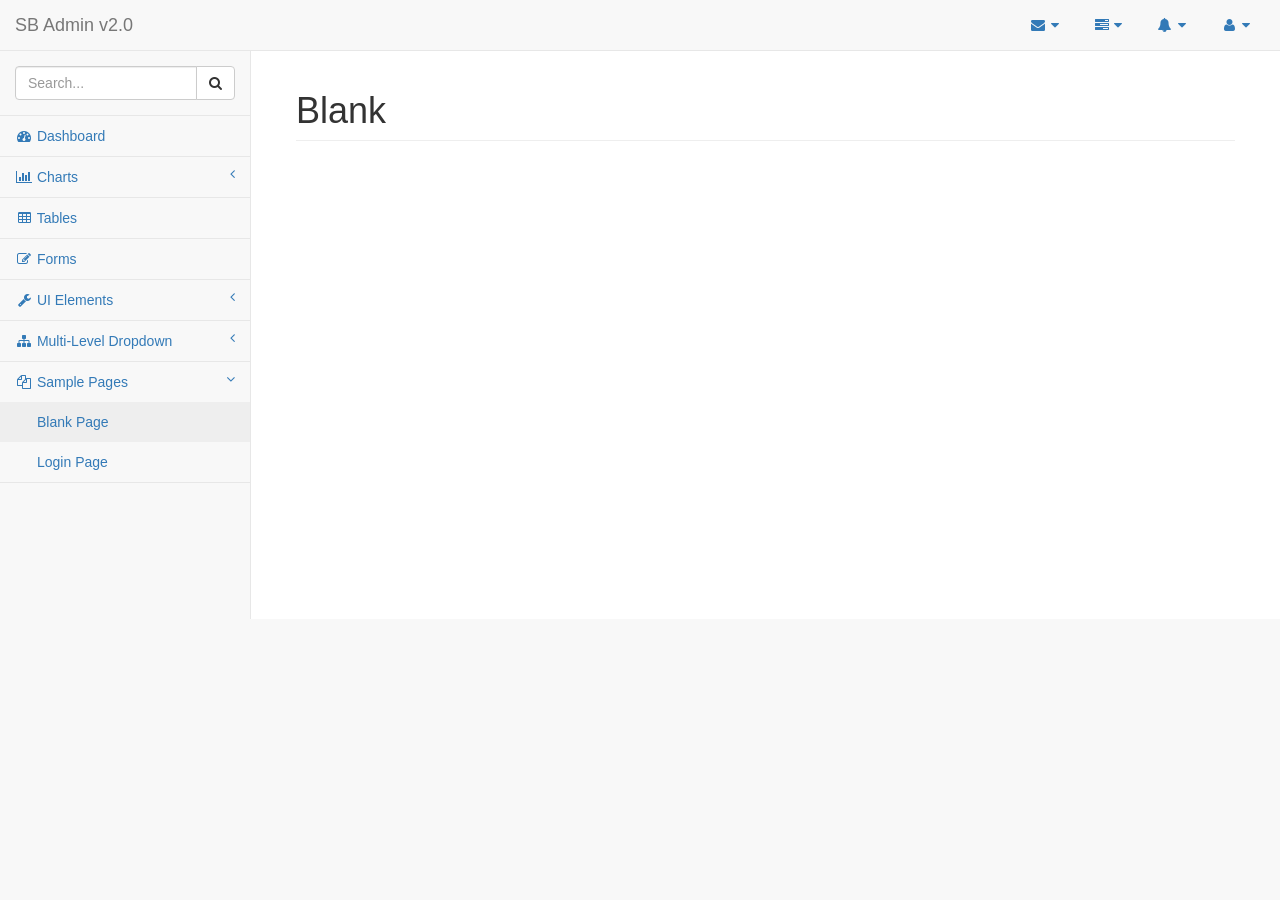
<file: public/admin_temp/pages/blank.html>
<!DOCTYPE html>
<html lang="en">

<head>

    <meta charset="utf-8">
    <meta http-equiv="X-UA-Compatible" content="IE=edge">
    <meta name="viewport" content="width=device-width, initial-scale=1">
    <meta name="description" content="">
    <meta name="author" content="">

    <title>SB Admin 2 - Bootstrap Admin Theme</title>

    <!-- Bootstrap Core CSS -->
    <link href="../vendor/bootstrap/css/bootstrap.min.css" rel="stylesheet">

    <!-- MetisMenu CSS -->
    <link href="../vendor/metisMenu/metisMenu.min.css" rel="stylesheet">

    <!-- Custom CSS -->
    <link href="../dist/css/sb-admin-2.css" rel="stylesheet">

    <!-- Custom Fonts -->
    <link href="../vendor/font-awesome/css/font-awesome.min.css" rel="stylesheet" type="text/css">

    <!-- HTML5 Shim and Respond.js IE8 support of HTML5 elements and media queries -->
    <!-- WARNING: Respond.js doesn't work if you view the page via file:// -->
    <!--[if lt IE 9]>
        <script src="https://oss.maxcdn.com/libs/html5shiv/3.7.0/html5shiv.js"></script>
        <script src="https://oss.maxcdn.com/libs/respond.js/1.4.2/respond.min.js"></script>
    <![endif]-->

</head>

<body>

    <div id="wrapper">

        <!-- Navigation -->
        <nav class="navbar navbar-default navbar-static-top" role="navigation" style="margin-bottom: 0">
            <div class="navbar-header">
                <button type="button" class="navbar-toggle" data-toggle="collapse" data-target=".navbar-collapse">
                    <span class="sr-only">Toggle navigation</span>
                    <span class="icon-bar"></span>
                    <span class="icon-bar"></span>
                    <span class="icon-bar"></span>
                </button>
                <a class="navbar-brand" href="index.html">SB Admin v2.0</a>
            </div>
            <!-- /.navbar-header -->

            <ul class="nav navbar-top-links navbar-right">
                <li class="dropdown">
                    <a class="dropdown-toggle" data-toggle="dropdown" href="#">
                        <i class="fa fa-envelope fa-fw"></i> <i class="fa fa-caret-down"></i>
                    </a>
                    <ul class="dropdown-menu dropdown-messages">
                        <li>
                            <a href="#">
                                <div>
                                    <strong>John Smith</strong>
                                    <span class="pull-right text-muted">
                                        <em>Yesterday</em>
                                    </span>
                                </div>
                                <div>Lorem ipsum dolor sit amet, consectetur adipiscing elit. Pellentesque eleifend...</div>
                            </a>
                        </li>
                        <li class="divider"></li>
                        <li>
                            <a href="#">
                                <div>
                                    <strong>John Smith</strong>
                                    <span class="pull-right text-muted">
                                        <em>Yesterday</em>
                                    </span>
                                </div>
                                <div>Lorem ipsum dolor sit amet, consectetur adipiscing elit. Pellentesque eleifend...</div>
                            </a>
                        </li>
                        <li class="divider"></li>
                        <li>
                            <a href="#">
                                <div>
                                    <strong>John Smith</strong>
                                    <span class="pull-right text-muted">
                                        <em>Yesterday</em>
                                    </span>
                                </div>
                                <div>Lorem ipsum dolor sit amet, consectetur adipiscing elit. Pellentesque eleifend...</div>
                            </a>
                        </li>
                        <li class="divider"></li>
                        <li>
                            <a class="text-center" href="#">
                                <strong>Read All Messages</strong>
                                <i class="fa fa-angle-right"></i>
                            </a>
                        </li>
                    </ul>
                    <!-- /.dropdown-messages -->
                </li>
                <!-- /.dropdown -->
                <li class="dropdown">
                    <a class="dropdown-toggle" data-toggle="dropdown" href="#">
                        <i class="fa fa-tasks fa-fw"></i> <i class="fa fa-caret-down"></i>
                    </a>
                    <ul class="dropdown-menu dropdown-tasks">
                        <li>
                            <a href="#">
                                <div>
                                    <p>
                                        <strong>Task 1</strong>
                                        <span class="pull-right text-muted">40% Complete</span>
                                    </p>
                                    <div class="progress progress-striped active">
                                        <div class="progress-bar progress-bar-success" role="progressbar" aria-valuenow="40" aria-valuemin="0" aria-valuemax="100" style="width: 40%">
                                            <span class="sr-only">40% Complete (success)</span>
                                        </div>
                                    </div>
                                </div>
                            </a>
                        </li>
                        <li class="divider"></li>
                        <li>
                            <a href="#">
                                <div>
                                    <p>
                                        <strong>Task 2</strong>
                                        <span class="pull-right text-muted">20% Complete</span>
                                    </p>
                                    <div class="progress progress-striped active">
                                        <div class="progress-bar progress-bar-info" role="progressbar" aria-valuenow="20" aria-valuemin="0" aria-valuemax="100" style="width: 20%">
                                            <span class="sr-only">20% Complete</span>
                                        </div>
                                    </div>
                                </div>
                            </a>
                        </li>
                        <li class="divider"></li>
                        <li>
                            <a href="#">
                                <div>
                                    <p>
                                        <strong>Task 3</strong>
                                        <span class="pull-right text-muted">60% Complete</span>
                                    </p>
                                    <div class="progress progress-striped active">
                                        <div class="progress-bar progress-bar-warning" role="progressbar" aria-valuenow="60" aria-valuemin="0" aria-valuemax="100" style="width: 60%">
                                            <span class="sr-only">60% Complete (warning)</span>
                                        </div>
                                    </div>
                                </div>
                            </a>
                        </li>
                        <li class="divider"></li>
                        <li>
                            <a href="#">
                                <div>
                                    <p>
                                        <strong>Task 4</strong>
                                        <span class="pull-right text-muted">80% Complete</span>
                                    </p>
                                    <div class="progress progress-striped active">
                                        <div class="progress-bar progress-bar-danger" role="progressbar" aria-valuenow="80" aria-valuemin="0" aria-valuemax="100" style="width: 80%">
                                            <span class="sr-only">80% Complete (danger)</span>
                                        </div>
                                    </div>
                                </div>
                            </a>
                        </li>
                        <li class="divider"></li>
                        <li>
                            <a class="text-center" href="#">
                                <strong>See All Tasks</strong>
                                <i class="fa fa-angle-right"></i>
                            </a>
                        </li>
                    </ul>
                    <!-- /.dropdown-tasks -->
                </li>
                <!-- /.dropdown -->
                <li class="dropdown">
                    <a class="dropdown-toggle" data-toggle="dropdown" href="#">
                        <i class="fa fa-bell fa-fw"></i> <i class="fa fa-caret-down"></i>
                    </a>
                    <ul class="dropdown-menu dropdown-alerts">
                        <li>
                            <a href="#">
                                <div>
                                    <i class="fa fa-comment fa-fw"></i> New Comment
                                    <span class="pull-right text-muted small">4 minutes ago</span>
                                </div>
                            </a>
                        </li>
                        <li class="divider"></li>
                        <li>
                            <a href="#">
                                <div>
                                    <i class="fa fa-twitter fa-fw"></i> 3 New Followers
                                    <span class="pull-right text-muted small">12 minutes ago</span>
                                </div>
                            </a>
                        </li>
                        <li class="divider"></li>
                        <li>
                            <a href="#">
                                <div>
                                    <i class="fa fa-envelope fa-fw"></i> Message Sent
                                    <span class="pull-right text-muted small">4 minutes ago</span>
                                </div>
                            </a>
                        </li>
                        <li class="divider"></li>
                        <li>
                            <a href="#">
                                <div>
                                    <i class="fa fa-tasks fa-fw"></i> New Task
                                    <span class="pull-right text-muted small">4 minutes ago</span>
                                </div>
                            </a>
                        </li>
                        <li class="divider"></li>
                        <li>
                            <a href="#">
                                <div>
                                    <i class="fa fa-upload fa-fw"></i> Server Rebooted
                                    <span class="pull-right text-muted small">4 minutes ago</span>
                                </div>
                            </a>
                        </li>
                        <li class="divider"></li>
                        <li>
                            <a class="text-center" href="#">
                                <strong>See All Alerts</strong>
                                <i class="fa fa-angle-right"></i>
                            </a>
                        </li>
                    </ul>
                    <!-- /.dropdown-alerts -->
                </li>
                <!-- /.dropdown -->
                <li class="dropdown">
                    <a class="dropdown-toggle" data-toggle="dropdown" href="#">
                        <i class="fa fa-user fa-fw"></i> <i class="fa fa-caret-down"></i>
                    </a>
                    <ul class="dropdown-menu dropdown-user">
                        <li><a href="#"><i class="fa fa-user fa-fw"></i> User Profile</a>
                        </li>
                        <li><a href="#"><i class="fa fa-gear fa-fw"></i> Settings</a>
                        </li>
                        <li class="divider"></li>
                        <li><a href="login.html"><i class="fa fa-sign-out fa-fw"></i> Logout</a>
                        </li>
                    </ul>
                    <!-- /.dropdown-user -->
                </li>
                <!-- /.dropdown -->
            </ul>
            <!-- /.navbar-top-links -->

            <div class="navbar-default sidebar" role="navigation">
                <div class="sidebar-nav navbar-collapse">
                    <ul class="nav" id="side-menu">
                        <li class="sidebar-search">
                            <div class="input-group custom-search-form">
                                <input type="text" class="form-control" placeholder="Search...">
                                <span class="input-group-btn">
                                    <button class="btn btn-default" type="button">
                                        <i class="fa fa-search"></i>
                                    </button>
                                </span>
                            </div>
                            <!-- /input-group -->
                        </li>
                        <li>
                            <a href="index.html"><i class="fa fa-dashboard fa-fw"></i> Dashboard</a>
                        </li>
                        <li>
                            <a href="#"><i class="fa fa-bar-chart-o fa-fw"></i> Charts<span class="fa arrow"></span></a>
                            <ul class="nav nav-second-level">
                                <li>
                                    <a href="flot.html">Flot Charts</a>
                                </li>
                                <li>
                                    <a href="morris.html">Morris.js Charts</a>
                                </li>
                            </ul>
                            <!-- /.nav-second-level -->
                        </li>
                        <li>
                            <a href="tables.html"><i class="fa fa-table fa-fw"></i> Tables</a>
                        </li>
                        <li>
                            <a href="forms.html"><i class="fa fa-edit fa-fw"></i> Forms</a>
                        </li>
                        <li>
                            <a href="#"><i class="fa fa-wrench fa-fw"></i> UI Elements<span class="fa arrow"></span></a>
                            <ul class="nav nav-second-level">
                                <li>
                                    <a href="panels-wells.html">Panels and Wells</a>
                                </li>
                                <li>
                                    <a href="buttons.html">Buttons</a>
                                </li>
                                <li>
                                    <a href="notifications.html">Notifications</a>
                                </li>
                                <li>
                                    <a href="typography.html">Typography</a>
                                </li>
                                <li>
                                    <a href="icons.html"> Icons</a>
                                </li>
                                <li>
                                    <a href="grid.html">Grid</a>
                                </li>
                            </ul>
                            <!-- /.nav-second-level -->
                        </li>
                        <li>
                            <a href="#"><i class="fa fa-sitemap fa-fw"></i> Multi-Level Dropdown<span class="fa arrow"></span></a>
                            <ul class="nav nav-second-level">
                                <li>
                                    <a href="#">Second Level Item</a>
                                </li>
                                <li>
                                    <a href="#">Second Level Item</a>
                                </li>
                                <li>
                                    <a href="#">Third Level <span class="fa arrow"></span></a>
                                    <ul class="nav nav-third-level">
                                        <li>
                                            <a href="#">Third Level Item</a>
                                        </li>
                                        <li>
                                            <a href="#">Third Level Item</a>
                                        </li>
                                        <li>
                                            <a href="#">Third Level Item</a>
                                        </li>
                                        <li>
                                            <a href="#">Third Level Item</a>
                                        </li>
                                    </ul>
                                    <!-- /.nav-third-level -->
                                </li>
                            </ul>
                            <!-- /.nav-second-level -->
                        </li>
                        <li class="active">
                            <a href="#"><i class="fa fa-files-o fa-fw"></i> Sample Pages<span class="fa arrow"></span></a>
                            <ul class="nav nav-second-level">
                                <li>
                                    <a class="active" href="blank.html">Blank Page</a>
                                </li>
                                <li>
                                    <a href="login.html">Login Page</a>
                                </li>
                            </ul>
                            <!-- /.nav-second-level -->
                        </li>
                    </ul>
                </div>
                <!-- /.sidebar-collapse -->
            </div>
            <!-- /.navbar-static-side -->
        </nav>

        <!-- Page Content -->
        <div id="page-wrapper">
            <div class="container-fluid">
                <div class="row">
                    <div class="col-lg-12">
                        <h1 class="page-header">Blank</h1>
                    </div>
                    <!-- /.col-lg-12 -->
                </div>
                <!-- /.row -->
            </div>
            <!-- /.container-fluid -->
        </div>
        <!-- /#page-wrapper -->

    </div>
    <!-- /#wrapper -->

    <!-- jQuery -->
    <script src="../vendor/jquery/jquery.min.js"></script>

    <!-- Bootstrap Core JavaScript -->
    <script src="../vendor/bootstrap/js/bootstrap.min.js"></script>

    <!-- Metis Menu Plugin JavaScript -->
    <script src="../vendor/metisMenu/metisMenu.min.js"></script>

    <!-- Custom Theme JavaScript -->
    <script src="../dist/js/sb-admin-2.js"></script>

</body>

</html>
</file>
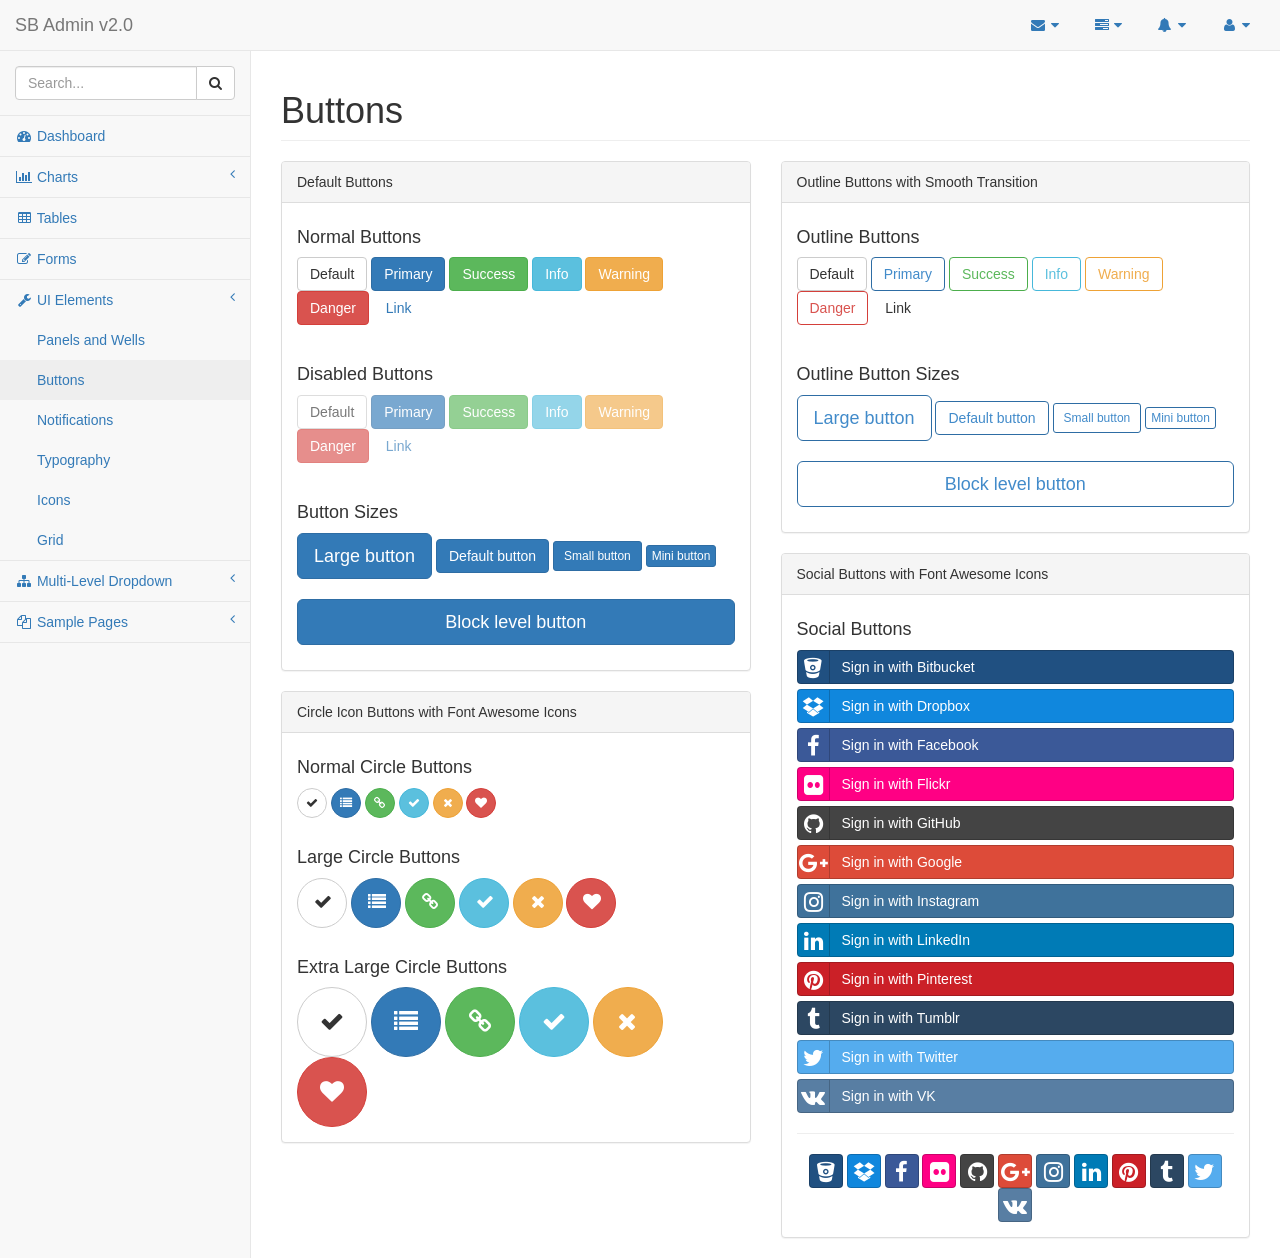
<file: public/admin_temp/pages/buttons.html>
<!DOCTYPE html>
<html lang="en">

<head>

    <meta charset="utf-8">
    <meta http-equiv="X-UA-Compatible" content="IE=edge">
    <meta name="viewport" content="width=device-width, initial-scale=1">
    <meta name="description" content="">
    <meta name="author" content="">

    <title>SB Admin 2 - Bootstrap Admin Theme</title>

    <!-- Bootstrap Core CSS -->
    <link href="../vendor/bootstrap/css/bootstrap.min.css" rel="stylesheet">

    <!-- MetisMenu CSS -->
    <link href="../vendor/metisMenu/metisMenu.min.css" rel="stylesheet">

    <!-- Social Buttons CSS -->
    <link href="../vendor/bootstrap-social/bootstrap-social.css" rel="stylesheet">

    <!-- Custom CSS -->
    <link href="../dist/css/sb-admin-2.css" rel="stylesheet">

    <!-- Custom Fonts -->
    <link href="../vendor/font-awesome/css/font-awesome.min.css" rel="stylesheet" type="text/css">

    <!-- HTML5 Shim and Respond.js IE8 support of HTML5 elements and media queries -->
    <!-- WARNING: Respond.js doesn't work if you view the page via file:// -->
    <!--[if lt IE 9]>
        <script src="https://oss.maxcdn.com/libs/html5shiv/3.7.0/html5shiv.js"></script>
        <script src="https://oss.maxcdn.com/libs/respond.js/1.4.2/respond.min.js"></script>
    <![endif]-->

</head>

<body>

    <div id="wrapper">

        <!-- Navigation -->
        <nav class="navbar navbar-default navbar-static-top" role="navigation" style="margin-bottom: 0">
            <div class="navbar-header">
                <button type="button" class="navbar-toggle" data-toggle="collapse" data-target=".navbar-collapse">
                    <span class="sr-only">Toggle navigation</span>
                    <span class="icon-bar"></span>
                    <span class="icon-bar"></span>
                    <span class="icon-bar"></span>
                </button>
                <a class="navbar-brand" href="index.html">SB Admin v2.0</a>
            </div>
            <!-- /.navbar-header -->

            <ul class="nav navbar-top-links navbar-right">
                <li class="dropdown">
                    <a class="dropdown-toggle" data-toggle="dropdown" href="#">
                        <i class="fa fa-envelope fa-fw"></i> <i class="fa fa-caret-down"></i>
                    </a>
                    <ul class="dropdown-menu dropdown-messages">
                        <li>
                            <a href="#">
                                <div>
                                    <strong>John Smith</strong>
                                    <span class="pull-right text-muted">
                                        <em>Yesterday</em>
                                    </span>
                                </div>
                                <div>Lorem ipsum dolor sit amet, consectetur adipiscing elit. Pellentesque eleifend...</div>
                            </a>
                        </li>
                        <li class="divider"></li>
                        <li>
                            <a href="#">
                                <div>
                                    <strong>John Smith</strong>
                                    <span class="pull-right text-muted">
                                        <em>Yesterday</em>
                                    </span>
                                </div>
                                <div>Lorem ipsum dolor sit amet, consectetur adipiscing elit. Pellentesque eleifend...</div>
                            </a>
                        </li>
                        <li class="divider"></li>
                        <li>
                            <a href="#">
                                <div>
                                    <strong>John Smith</strong>
                                    <span class="pull-right text-muted">
                                        <em>Yesterday</em>
                                    </span>
                                </div>
                                <div>Lorem ipsum dolor sit amet, consectetur adipiscing elit. Pellentesque eleifend...</div>
                            </a>
                        </li>
                        <li class="divider"></li>
                        <li>
                            <a class="text-center" href="#">
                                <strong>Read All Messages</strong>
                                <i class="fa fa-angle-right"></i>
                            </a>
                        </li>
                    </ul>
                    <!-- /.dropdown-messages -->
                </li>
                <!-- /.dropdown -->
                <li class="dropdown">
                    <a class="dropdown-toggle" data-toggle="dropdown" href="#">
                        <i class="fa fa-tasks fa-fw"></i> <i class="fa fa-caret-down"></i>
                    </a>
                    <ul class="dropdown-menu dropdown-tasks">
                        <li>
                            <a href="#">
                                <div>
                                    <p>
                                        <strong>Task 1</strong>
                                        <span class="pull-right text-muted">40% Complete</span>
                                    </p>
                                    <div class="progress progress-striped active">
                                        <div class="progress-bar progress-bar-success" role="progressbar" aria-valuenow="40" aria-valuemin="0" aria-valuemax="100" style="width: 40%">
                                            <span class="sr-only">40% Complete (success)</span>
                                        </div>
                                    </div>
                                </div>
                            </a>
                        </li>
                        <li class="divider"></li>
                        <li>
                            <a href="#">
                                <div>
                                    <p>
                                        <strong>Task 2</strong>
                                        <span class="pull-right text-muted">20% Complete</span>
                                    </p>
                                    <div class="progress progress-striped active">
                                        <div class="progress-bar progress-bar-info" role="progressbar" aria-valuenow="20" aria-valuemin="0" aria-valuemax="100" style="width: 20%">
                                            <span class="sr-only">20% Complete</span>
                                        </div>
                                    </div>
                                </div>
                            </a>
                        </li>
                        <li class="divider"></li>
                        <li>
                            <a href="#">
                                <div>
                                    <p>
                                        <strong>Task 3</strong>
                                        <span class="pull-right text-muted">60% Complete</span>
                                    </p>
                                    <div class="progress progress-striped active">
                                        <div class="progress-bar progress-bar-warning" role="progressbar" aria-valuenow="60" aria-valuemin="0" aria-valuemax="100" style="width: 60%">
                                            <span class="sr-only">60% Complete (warning)</span>
                                        </div>
                                    </div>
                                </div>
                            </a>
                        </li>
                        <li class="divider"></li>
                        <li>
                            <a href="#">
                                <div>
                                    <p>
                                        <strong>Task 4</strong>
                                        <span class="pull-right text-muted">80% Complete</span>
                                    </p>
                                    <div class="progress progress-striped active">
                                        <div class="progress-bar progress-bar-danger" role="progressbar" aria-valuenow="80" aria-valuemin="0" aria-valuemax="100" style="width: 80%">
                                            <span class="sr-only">80% Complete (danger)</span>
                                        </div>
                                    </div>
                                </div>
                            </a>
                        </li>
                        <li class="divider"></li>
                        <li>
                            <a class="text-center" href="#">
                                <strong>See All Tasks</strong>
                                <i class="fa fa-angle-right"></i>
                            </a>
                        </li>
                    </ul>
                    <!-- /.dropdown-tasks -->
                </li>
                <!-- /.dropdown -->
                <li class="dropdown">
                    <a class="dropdown-toggle" data-toggle="dropdown" href="#">
                        <i class="fa fa-bell fa-fw"></i> <i class="fa fa-caret-down"></i>
                    </a>
                    <ul class="dropdown-menu dropdown-alerts">
                        <li>
                            <a href="#">
                                <div>
                                    <i class="fa fa-comment fa-fw"></i> New Comment
                                    <span class="pull-right text-muted small">4 minutes ago</span>
                                </div>
                            </a>
                        </li>
                        <li class="divider"></li>
                        <li>
                            <a href="#">
                                <div>
                                    <i class="fa fa-twitter fa-fw"></i> 3 New Followers
                                    <span class="pull-right text-muted small">12 minutes ago</span>
                                </div>
                            </a>
                        </li>
                        <li class="divider"></li>
                        <li>
                            <a href="#">
                                <div>
                                    <i class="fa fa-envelope fa-fw"></i> Message Sent
                                    <span class="pull-right text-muted small">4 minutes ago</span>
                                </div>
                            </a>
                        </li>
                        <li class="divider"></li>
                        <li>
                            <a href="#">
                                <div>
                                    <i class="fa fa-tasks fa-fw"></i> New Task
                                    <span class="pull-right text-muted small">4 minutes ago</span>
                                </div>
                            </a>
                        </li>
                        <li class="divider"></li>
                        <li>
                            <a href="#">
                                <div>
                                    <i class="fa fa-upload fa-fw"></i> Server Rebooted
                                    <span class="pull-right text-muted small">4 minutes ago</span>
                                </div>
                            </a>
                        </li>
                        <li class="divider"></li>
                        <li>
                            <a class="text-center" href="#">
                                <strong>See All Alerts</strong>
                                <i class="fa fa-angle-right"></i>
                            </a>
                        </li>
                    </ul>
                    <!-- /.dropdown-alerts -->
                </li>
                <!-- /.dropdown -->
                <li class="dropdown">
                    <a class="dropdown-toggle" data-toggle="dropdown" href="#">
                        <i class="fa fa-user fa-fw"></i> <i class="fa fa-caret-down"></i>
                    </a>
                    <ul class="dropdown-menu dropdown-user">
                        <li><a href="#"><i class="fa fa-user fa-fw"></i> User Profile</a>
                        </li>
                        <li><a href="#"><i class="fa fa-gear fa-fw"></i> Settings</a>
                        </li>
                        <li class="divider"></li>
                        <li><a href="login.html"><i class="fa fa-sign-out fa-fw"></i> Logout</a>
                        </li>
                    </ul>
                    <!-- /.dropdown-user -->
                </li>
                <!-- /.dropdown -->
            </ul>
            <!-- /.navbar-top-links -->

            <div class="navbar-default sidebar" role="navigation">
                <div class="sidebar-nav navbar-collapse">
                    <ul class="nav" id="side-menu">
                        <li class="sidebar-search">
                            <div class="input-group custom-search-form">
                                <input type="text" class="form-control" placeholder="Search...">
                                <span class="input-group-btn">
                                <button class="btn btn-default" type="button">
                                    <i class="fa fa-search"></i>
                                </button>
                            </span>
                            </div>
                            <!-- /input-group -->
                        </li>
                        <li>
                            <a href="index.html"><i class="fa fa-dashboard fa-fw"></i> Dashboard</a>
                        </li>
                        <li>
                            <a href="#"><i class="fa fa-bar-chart-o fa-fw"></i> Charts<span class="fa arrow"></span></a>
                            <ul class="nav nav-second-level">
                                <li>
                                    <a href="flot.html">Flot Charts</a>
                                </li>
                                <li>
                                    <a href="morris.html">Morris.js Charts</a>
                                </li>
                            </ul>
                            <!-- /.nav-second-level -->
                        </li>
                        <li>
                            <a href="tables.html"><i class="fa fa-table fa-fw"></i> Tables</a>
                        </li>
                        <li>
                            <a href="forms.html"><i class="fa fa-edit fa-fw"></i> Forms</a>
                        </li>
                        <li>
                            <a href="#"><i class="fa fa-wrench fa-fw"></i> UI Elements<span class="fa arrow"></span></a>
                            <ul class="nav nav-second-level">
                                <li>
                                    <a href="panels-wells.html">Panels and Wells</a>
                                </li>
                                <li>
                                    <a href="buttons.html">Buttons</a>
                                </li>
                                <li>
                                    <a href="notifications.html">Notifications</a>
                                </li>
                                <li>
                                    <a href="typography.html">Typography</a>
                                </li>
                                <li>
                                    <a href="icons.html"> Icons</a>
                                </li>
                                <li>
                                    <a href="grid.html">Grid</a>
                                </li>
                            </ul>
                            <!-- /.nav-second-level -->
                        </li>
                        <li>
                            <a href="#"><i class="fa fa-sitemap fa-fw"></i> Multi-Level Dropdown<span class="fa arrow"></span></a>
                            <ul class="nav nav-second-level">
                                <li>
                                    <a href="#">Second Level Item</a>
                                </li>
                                <li>
                                    <a href="#">Second Level Item</a>
                                </li>
                                <li>
                                    <a href="#">Third Level <span class="fa arrow"></span></a>
                                    <ul class="nav nav-third-level">
                                        <li>
                                            <a href="#">Third Level Item</a>
                                        </li>
                                        <li>
                                            <a href="#">Third Level Item</a>
                                        </li>
                                        <li>
                                            <a href="#">Third Level Item</a>
                                        </li>
                                        <li>
                                            <a href="#">Third Level Item</a>
                                        </li>
                                    </ul>
                                    <!-- /.nav-third-level -->
                                </li>
                            </ul>
                            <!-- /.nav-second-level -->
                        </li>
                        <li>
                            <a href="#"><i class="fa fa-files-o fa-fw"></i> Sample Pages<span class="fa arrow"></span></a>
                            <ul class="nav nav-second-level">
                                <li>
                                    <a href="blank.html">Blank Page</a>
                                </li>
                                <li>
                                    <a href="login.html">Login Page</a>
                                </li>
                            </ul>
                            <!-- /.nav-second-level -->
                        </li>
                    </ul>
                </div>
                <!-- /.sidebar-collapse -->
            </div>
            <!-- /.navbar-static-side -->
        </nav>

        <!-- Page Content -->
        <div id="page-wrapper">
            <div class="row">
                <div class="col-lg-12">
                    <h1 class="page-header">Buttons</h1>
                </div>
                <!-- /.col-lg-12 -->
            </div>
            <!-- /.row -->
            <div class="row">
                <div class="col-lg-6">
                    <div class="panel panel-default">
                        <div class="panel-heading">
                            Default Buttons
                        </div>
                        <!-- /.panel-heading -->
                        <div class="panel-body">
                            <h4>Normal Buttons</h4>
                            <p>
                                <button type="button" class="btn btn-default">Default</button>
                                <button type="button" class="btn btn-primary">Primary</button>
                                <button type="button" class="btn btn-success">Success</button>
                                <button type="button" class="btn btn-info">Info</button>
                                <button type="button" class="btn btn-warning">Warning</button>
                                <button type="button" class="btn btn-danger">Danger</button>
                                <button type="button" class="btn btn-link">Link</button>
                            </p>
                            <br>
                            <h4>Disabled Buttons</h4>
                            <p>
                                <button type="button" class="btn btn-default disabled">Default</button>
                                <button type="button" class="btn btn-primary disabled">Primary</button>
                                <button type="button" class="btn btn-success disabled">Success</button>
                                <button type="button" class="btn btn-info disabled">Info</button>
                                <button type="button" class="btn btn-warning disabled">Warning</button>
                                <button type="button" class="btn btn-danger disabled">Danger</button>
                                <button type="button" class="btn btn-link disabled">Link</button>
                            </p>
                            <br>
                            <h4>Button Sizes</h4>
                            <p>
                                <button type="button" class="btn btn-primary btn-lg">Large button</button>
                                <button type="button" class="btn btn-primary">Default button</button>
                                <button type="button" class="btn btn-primary btn-sm">Small button</button>
                                <button type="button" class="btn btn-primary btn-xs">Mini button</button>
                                <br>
                                <br>
                                <button type="button" class="btn btn-primary btn-lg btn-block">Block level button</button>
                            </p>
                        </div>
                        <!-- /.panel-body -->
                    </div>
                    <!-- /.panel -->
                    <div class="panel panel-default">
                        <div class="panel-heading">
                            Circle Icon Buttons with Font Awesome Icons
                        </div>
                        <!-- /.panel-heading -->
                        <div class="panel-body">
                            <h4>Normal Circle Buttons</h4>
                            <button type="button" class="btn btn-default btn-circle"><i class="fa fa-check"></i>
                            </button>
                            <button type="button" class="btn btn-primary btn-circle"><i class="fa fa-list"></i>
                            </button>
                            <button type="button" class="btn btn-success btn-circle"><i class="fa fa-link"></i>
                            </button>
                            <button type="button" class="btn btn-info btn-circle"><i class="fa fa-check"></i>
                            </button>
                            <button type="button" class="btn btn-warning btn-circle"><i class="fa fa-times"></i>
                            </button>
                            <button type="button" class="btn btn-danger btn-circle"><i class="fa fa-heart"></i>
                            </button>
                            <br>
                            <br>
                            <h4>Large Circle Buttons</h4>
                            <button type="button" class="btn btn-default btn-circle btn-lg"><i class="fa fa-check"></i>
                            </button>
                            <button type="button" class="btn btn-primary btn-circle btn-lg"><i class="fa fa-list"></i>
                            </button>
                            <button type="button" class="btn btn-success btn-circle btn-lg"><i class="fa fa-link"></i>
                            </button>
                            <button type="button" class="btn btn-info btn-circle btn-lg"><i class="fa fa-check"></i>
                            </button>
                            <button type="button" class="btn btn-warning btn-circle btn-lg"><i class="fa fa-times"></i>
                            </button>
                            <button type="button" class="btn btn-danger btn-circle btn-lg"><i class="fa fa-heart"></i>
                            </button>
                            <br>
                            <br>
                            <h4>Extra Large Circle Buttons</h4>
                            <button type="button" class="btn btn-default btn-circle btn-xl"><i class="fa fa-check"></i>
                            </button>
                            <button type="button" class="btn btn-primary btn-circle btn-xl"><i class="fa fa-list"></i>
                            </button>
                            <button type="button" class="btn btn-success btn-circle btn-xl"><i class="fa fa-link"></i>
                            </button>
                            <button type="button" class="btn btn-info btn-circle btn-xl"><i class="fa fa-check"></i>
                            </button>
                            <button type="button" class="btn btn-warning btn-circle btn-xl"><i class="fa fa-times"></i>
                            </button>
                            <button type="button" class="btn btn-danger btn-circle btn-xl"><i class="fa fa-heart"></i>
                            </button>
                        </div>
                        <!-- /.panel-body -->
                    </div>
                    <!-- /.panel -->
                </div>
                <!-- /.col-lg-6 -->
                <div class="col-lg-6">
                    <div class="panel panel-default">
                        <div class="panel-heading">
                            Outline Buttons with Smooth Transition
                        </div>
                        <!-- /.panel-heading -->
                        <div class="panel-body">
                            <h4>Outline Buttons</h4>
                            <p>
                                <button type="button" class="btn btn-outline btn-default">Default</button>
                                <button type="button" class="btn btn-outline btn-primary">Primary</button>
                                <button type="button" class="btn btn-outline btn-success">Success</button>
                                <button type="button" class="btn btn-outline btn-info">Info</button>
                                <button type="button" class="btn btn-outline btn-warning">Warning</button>
                                <button type="button" class="btn btn-outline btn-danger">Danger</button>
                                <button type="button" class="btn btn-outline btn-link">Link</button>
                            </p>
                            <br>
                            <h4>Outline Button Sizes</h4>
                            <p>
                                <button type="button" class="btn btn-outline btn-primary btn-lg">Large button</button>
                                <button type="button" class="btn btn-outline btn-primary">Default button</button>
                                <button type="button" class="btn btn-outline btn-primary btn-sm">Small button</button>
                                <button type="button" class="btn btn-outline btn-primary btn-xs">Mini button</button>
                                <br>
                                <br>
                                <button type="button" class="btn btn-outline btn-primary btn-lg btn-block">Block level button</button>
                            </p>
                        </div>
                        <!-- /.panel-body -->
                    </div>
                    <!-- /.panel -->
                    <div class="panel panel-default">
                        <div class="panel-heading">
                            Social Buttons with Font Awesome Icons
                        </div>
                        <!-- /.panel-heading -->
                        <div class="panel-body">
                            <h4>Social Buttons</h4>
                            <a class="btn btn-block btn-social btn-bitbucket">
                                <i class="fa fa-bitbucket"></i> Sign in with Bitbucket
                            </a>
                            <a class="btn btn-block btn-social btn-dropbox">
                                <i class="fa fa-dropbox"></i> Sign in with Dropbox
                            </a>
                            <a class="btn btn-block btn-social btn-facebook">
                                <i class="fa fa-facebook"></i> Sign in with Facebook
                            </a>
                            <a class="btn btn-block btn-social btn-flickr">
                                <i class="fa fa-flickr"></i> Sign in with Flickr
                            </a>
                            <a class="btn btn-block btn-social btn-github">
                                <i class="fa fa-github"></i> Sign in with GitHub
                            </a>
                            <a class="btn btn-block btn-social btn-google-plus">
                                <i class="fa fa-google-plus"></i> Sign in with Google
                            </a>
                            <a class="btn btn-block btn-social btn-instagram">
                                <i class="fa fa-instagram"></i> Sign in with Instagram
                            </a>
                            <a class="btn btn-block btn-social btn-linkedin">
                                <i class="fa fa-linkedin"></i> Sign in with LinkedIn
                            </a>
                            <a class="btn btn-block btn-social btn-pinterest">
                                <i class="fa fa-pinterest"></i> Sign in with Pinterest
                            </a>
                            <a class="btn btn-block btn-social btn-tumblr">
                                <i class="fa fa-tumblr"></i> Sign in with Tumblr
                            </a>
                            <a class="btn btn-block btn-social btn-twitter">
                                <i class="fa fa-twitter"></i> Sign in with Twitter
                            </a>
                            <a class="btn btn-block btn-social btn-vk">
                                <i class="fa fa-vk"></i> Sign in with VK
                            </a>

                            <hr>

                            <div class="text-center">
                                <a class="btn btn-social-icon btn-bitbucket"><i class="fa fa-bitbucket"></i></a>
                                <a class="btn btn-social-icon btn-dropbox"><i class="fa fa-dropbox"></i></a>
                                <a class="btn btn-social-icon btn-facebook"><i class="fa fa-facebook"></i></a>
                                <a class="btn btn-social-icon btn-flickr"><i class="fa fa-flickr"></i></a>
                                <a class="btn btn-social-icon btn-github"><i class="fa fa-github"></i></a>
                                <a class="btn btn-social-icon btn-google-plus"><i class="fa fa-google-plus"></i></a>
                                <a class="btn btn-social-icon btn-instagram"><i class="fa fa-instagram"></i></a>
                                <a class="btn btn-social-icon btn-linkedin"><i class="fa fa-linkedin"></i></a>
                                <a class="btn btn-social-icon btn-pinterest"><i class="fa fa-pinterest"></i></a>
                                <a class="btn btn-social-icon btn-tumblr"><i class="fa fa-tumblr"></i></a>
                                <a class="btn btn-social-icon btn-twitter"><i class="fa fa-twitter"></i></a>
                                <a class="btn btn-social-icon btn-vk"><i class="fa fa-vk"></i></a>
                            </div>
                        </div>
                        <!-- /.panel-body -->
                    </div>
                    <!-- /.panel -->
                </div>
                <!-- /.col-lg-6 -->
            </div>
            <!-- /.row -->
        </div>
        <!-- /#page-wrapper -->

    </div>
    <!-- /#wrapper -->

    <!-- jQuery -->
    <script src="../vendor/jquery/jquery.min.js"></script>

    <!-- Bootstrap Core JavaScript -->
    <script src="../vendor/bootstrap/js/bootstrap.min.js"></script>

    <!-- Metis Menu Plugin JavaScript -->
    <script src="../vendor/metisMenu/metisMenu.min.js"></script>

    <!-- Custom Theme JavaScript -->
    <script src="../dist/js/sb-admin-2.js"></script>

</body>

</html>
</file>
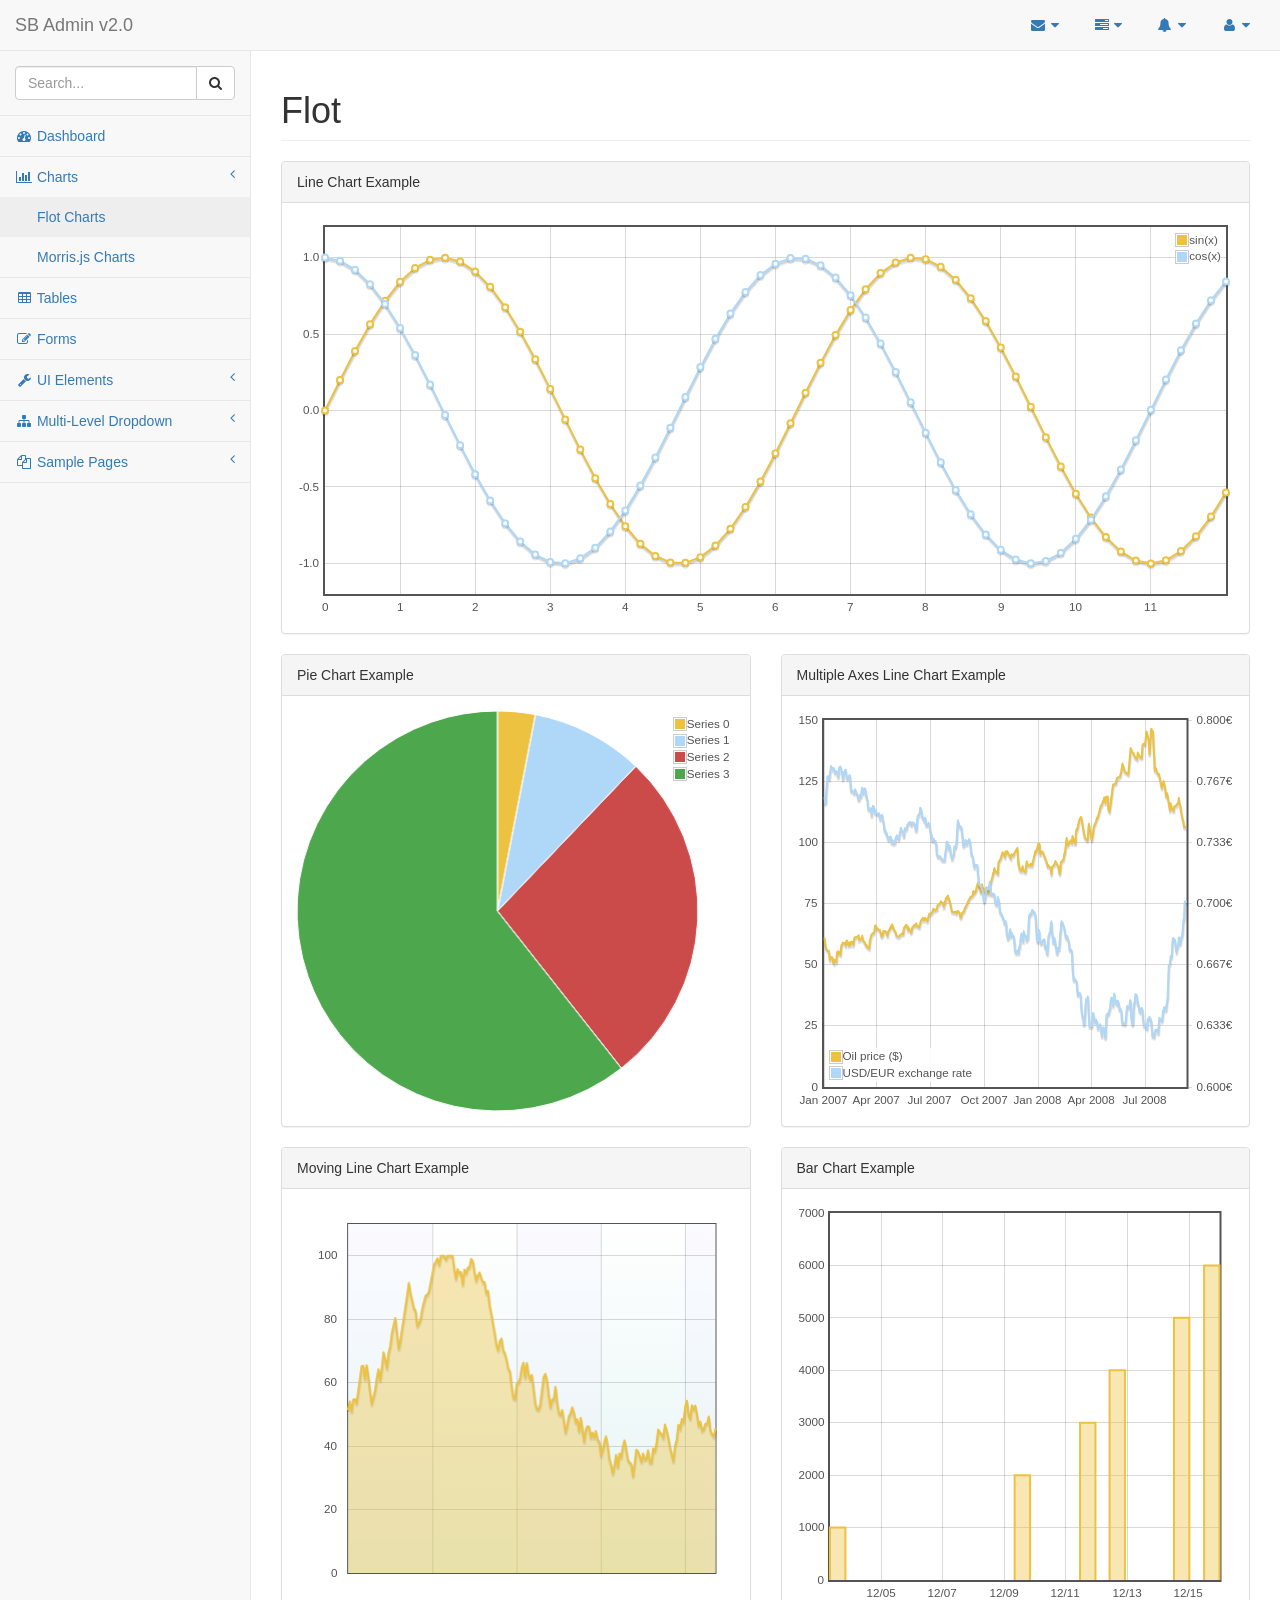
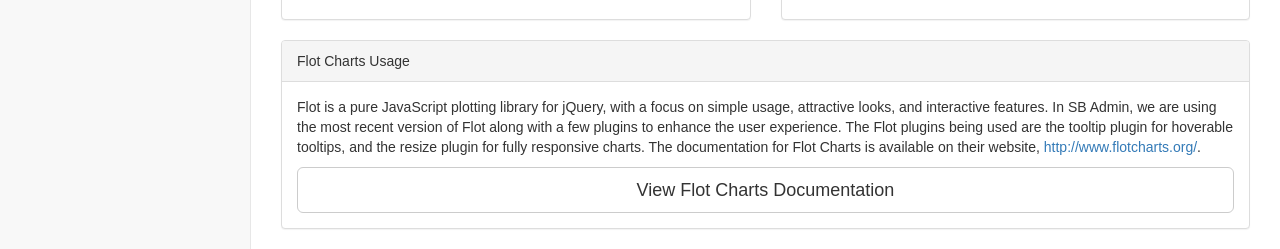
<file: public/admin_temp/pages/flot.html>
<!DOCTYPE html>
<html lang="en">

<head>

    <meta charset="utf-8">
    <meta http-equiv="X-UA-Compatible" content="IE=edge">
    <meta name="viewport" content="width=device-width, initial-scale=1">
    <meta name="description" content="">
    <meta name="author" content="">

    <title>SB Admin 2 - Bootstrap Admin Theme</title>

    <!-- Bootstrap Core CSS -->
    <link href="../vendor/bootstrap/css/bootstrap.min.css" rel="stylesheet">

    <!-- MetisMenu CSS -->
    <link href="../vendor/metisMenu/metisMenu.min.css" rel="stylesheet">

    <!-- Custom CSS -->
    <link href="../dist/css/sb-admin-2.css" rel="stylesheet">

    <!-- Morris Charts CSS -->
    <link href="../vendor/morrisjs/morris.css" rel="stylesheet">

    <!-- Custom Fonts -->
    <link href="../vendor/font-awesome/css/font-awesome.min.css" rel="stylesheet" type="text/css">

    <!-- HTML5 Shim and Respond.js IE8 support of HTML5 elements and media queries -->
    <!-- WARNING: Respond.js doesn't work if you view the page via file:// -->
    <!--[if lt IE 9]>
        <script src="https://oss.maxcdn.com/libs/html5shiv/3.7.0/html5shiv.js"></script>
        <script src="https://oss.maxcdn.com/libs/respond.js/1.4.2/respond.min.js"></script>
    <![endif]-->

</head>

<body>

    <div id="wrapper">

        <!-- Navigation -->
        <nav class="navbar navbar-default navbar-static-top" role="navigation" style="margin-bottom: 0">
            <div class="navbar-header">
                <button type="button" class="navbar-toggle" data-toggle="collapse" data-target=".navbar-collapse">
                    <span class="sr-only">Toggle navigation</span>
                    <span class="icon-bar"></span>
                    <span class="icon-bar"></span>
                    <span class="icon-bar"></span>
                </button>
                <a class="navbar-brand" href="index.html">SB Admin v2.0</a>
            </div>
            <!-- /.navbar-header -->

            <ul class="nav navbar-top-links navbar-right">
                <li class="dropdown">
                    <a class="dropdown-toggle" data-toggle="dropdown" href="#">
                        <i class="fa fa-envelope fa-fw"></i> <i class="fa fa-caret-down"></i>
                    </a>
                    <ul class="dropdown-menu dropdown-messages">
                        <li>
                            <a href="#">
                                <div>
                                    <strong>John Smith</strong>
                                    <span class="pull-right text-muted">
                                        <em>Yesterday</em>
                                    </span>
                                </div>
                                <div>Lorem ipsum dolor sit amet, consectetur adipiscing elit. Pellentesque eleifend...</div>
                            </a>
                        </li>
                        <li class="divider"></li>
                        <li>
                            <a href="#">
                                <div>
                                    <strong>John Smith</strong>
                                    <span class="pull-right text-muted">
                                        <em>Yesterday</em>
                                    </span>
                                </div>
                                <div>Lorem ipsum dolor sit amet, consectetur adipiscing elit. Pellentesque eleifend...</div>
                            </a>
                        </li>
                        <li class="divider"></li>
                        <li>
                            <a href="#">
                                <div>
                                    <strong>John Smith</strong>
                                    <span class="pull-right text-muted">
                                        <em>Yesterday</em>
                                    </span>
                                </div>
                                <div>Lorem ipsum dolor sit amet, consectetur adipiscing elit. Pellentesque eleifend...</div>
                            </a>
                        </li>
                        <li class="divider"></li>
                        <li>
                            <a class="text-center" href="#">
                                <strong>Read All Messages</strong>
                                <i class="fa fa-angle-right"></i>
                            </a>
                        </li>
                    </ul>
                    <!-- /.dropdown-messages -->
                </li>
                <!-- /.dropdown -->
                <li class="dropdown">
                    <a class="dropdown-toggle" data-toggle="dropdown" href="#">
                        <i class="fa fa-tasks fa-fw"></i> <i class="fa fa-caret-down"></i>
                    </a>
                    <ul class="dropdown-menu dropdown-tasks">
                        <li>
                            <a href="#">
                                <div>
                                    <p>
                                        <strong>Task 1</strong>
                                        <span class="pull-right text-muted">40% Complete</span>
                                    </p>
                                    <div class="progress progress-striped active">
                                        <div class="progress-bar progress-bar-success" role="progressbar" aria-valuenow="40" aria-valuemin="0" aria-valuemax="100" style="width: 40%">
                                            <span class="sr-only">40% Complete (success)</span>
                                        </div>
                                    </div>
                                </div>
                            </a>
                        </li>
                        <li class="divider"></li>
                        <li>
                            <a href="#">
                                <div>
                                    <p>
                                        <strong>Task 2</strong>
                                        <span class="pull-right text-muted">20% Complete</span>
                                    </p>
                                    <div class="progress progress-striped active">
                                        <div class="progress-bar progress-bar-info" role="progressbar" aria-valuenow="20" aria-valuemin="0" aria-valuemax="100" style="width: 20%">
                                            <span class="sr-only">20% Complete</span>
                                        </div>
                                    </div>
                                </div>
                            </a>
                        </li>
                        <li class="divider"></li>
                        <li>
                            <a href="#">
                                <div>
                                    <p>
                                        <strong>Task 3</strong>
                                        <span class="pull-right text-muted">60% Complete</span>
                                    </p>
                                    <div class="progress progress-striped active">
                                        <div class="progress-bar progress-bar-warning" role="progressbar" aria-valuenow="60" aria-valuemin="0" aria-valuemax="100" style="width: 60%">
                                            <span class="sr-only">60% Complete (warning)</span>
                                        </div>
                                    </div>
                                </div>
                            </a>
                        </li>
                        <li class="divider"></li>
                        <li>
                            <a href="#">
                                <div>
                                    <p>
                                        <strong>Task 4</strong>
                                        <span class="pull-right text-muted">80% Complete</span>
                                    </p>
                                    <div class="progress progress-striped active">
                                        <div class="progress-bar progress-bar-danger" role="progressbar" aria-valuenow="80" aria-valuemin="0" aria-valuemax="100" style="width: 80%">
                                            <span class="sr-only">80% Complete (danger)</span>
                                        </div>
                                    </div>
                                </div>
                            </a>
                        </li>
                        <li class="divider"></li>
                        <li>
                            <a class="text-center" href="#">
                                <strong>See All Tasks</strong>
                                <i class="fa fa-angle-right"></i>
                            </a>
                        </li>
                    </ul>
                    <!-- /.dropdown-tasks -->
                </li>
                <!-- /.dropdown -->
                <li class="dropdown">
                    <a class="dropdown-toggle" data-toggle="dropdown" href="#">
                        <i class="fa fa-bell fa-fw"></i> <i class="fa fa-caret-down"></i>
                    </a>
                    <ul class="dropdown-menu dropdown-alerts">
                        <li>
                            <a href="#">
                                <div>
                                    <i class="fa fa-comment fa-fw"></i> New Comment
                                    <span class="pull-right text-muted small">4 minutes ago</span>
                                </div>
                            </a>
                        </li>
                        <li class="divider"></li>
                        <li>
                            <a href="#">
                                <div>
                                    <i class="fa fa-twitter fa-fw"></i> 3 New Followers
                                    <span class="pull-right text-muted small">12 minutes ago</span>
                                </div>
                            </a>
                        </li>
                        <li class="divider"></li>
                        <li>
                            <a href="#">
                                <div>
                                    <i class="fa fa-envelope fa-fw"></i> Message Sent
                                    <span class="pull-right text-muted small">4 minutes ago</span>
                                </div>
                            </a>
                        </li>
                        <li class="divider"></li>
                        <li>
                            <a href="#">
                                <div>
                                    <i class="fa fa-tasks fa-fw"></i> New Task
                                    <span class="pull-right text-muted small">4 minutes ago</span>
                                </div>
                            </a>
                        </li>
                        <li class="divider"></li>
                        <li>
                            <a href="#">
                                <div>
                                    <i class="fa fa-upload fa-fw"></i> Server Rebooted
                                    <span class="pull-right text-muted small">4 minutes ago</span>
                                </div>
                            </a>
                        </li>
                        <li class="divider"></li>
                        <li>
                            <a class="text-center" href="#">
                                <strong>See All Alerts</strong>
                                <i class="fa fa-angle-right"></i>
                            </a>
                        </li>
                    </ul>
                    <!-- /.dropdown-alerts -->
                </li>
                <!-- /.dropdown -->
                <li class="dropdown">
                    <a class="dropdown-toggle" data-toggle="dropdown" href="#">
                        <i class="fa fa-user fa-fw"></i> <i class="fa fa-caret-down"></i>
                    </a>
                    <ul class="dropdown-menu dropdown-user">
                        <li><a href="#"><i class="fa fa-user fa-fw"></i> User Profile</a>
                        </li>
                        <li><a href="#"><i class="fa fa-gear fa-fw"></i> Settings</a>
                        </li>
                        <li class="divider"></li>
                        <li><a href="login.html"><i class="fa fa-sign-out fa-fw"></i> Logout</a>
                        </li>
                    </ul>
                    <!-- /.dropdown-user -->
                </li>
                <!-- /.dropdown -->
            </ul>
            <!-- /.navbar-top-links -->

            <div class="navbar-default sidebar" role="navigation">
                <div class="sidebar-nav navbar-collapse">
                    <ul class="nav" id="side-menu">
                        <li class="sidebar-search">
                            <div class="input-group custom-search-form">
                                <input type="text" class="form-control" placeholder="Search...">
                                <span class="input-group-btn">
                                <button class="btn btn-default" type="button">
                                    <i class="fa fa-search"></i>
                                </button>
                            </span>
                            </div>
                            <!-- /input-group -->
                        </li>
                        <li>
                            <a href="index.html"><i class="fa fa-dashboard fa-fw"></i> Dashboard</a>
                        </li>
                        <li>
                            <a href="#"><i class="fa fa-bar-chart-o fa-fw"></i> Charts<span class="fa arrow"></span></a>
                            <ul class="nav nav-second-level">
                                <li>
                                    <a href="flot.html">Flot Charts</a>
                                </li>
                                <li>
                                    <a href="morris.html">Morris.js Charts</a>
                                </li>
                            </ul>
                            <!-- /.nav-second-level -->
                        </li>
                        <li>
                            <a href="tables.html"><i class="fa fa-table fa-fw"></i> Tables</a>
                        </li>
                        <li>
                            <a href="forms.html"><i class="fa fa-edit fa-fw"></i> Forms</a>
                        </li>
                        <li>
                            <a href="#"><i class="fa fa-wrench fa-fw"></i> UI Elements<span class="fa arrow"></span></a>
                            <ul class="nav nav-second-level">
                                <li>
                                    <a href="panels-wells.html">Panels and Wells</a>
                                </li>
                                <li>
                                    <a href="buttons.html">Buttons</a>
                                </li>
                                <li>
                                    <a href="notifications.html">Notifications</a>
                                </li>
                                <li>
                                    <a href="typography.html">Typography</a>
                                </li>
                                <li>
                                    <a href="icons.html"> Icons</a>
                                </li>
                                <li>
                                    <a href="grid.html">Grid</a>
                                </li>
                            </ul>
                            <!-- /.nav-second-level -->
                        </li>
                        <li>
                            <a href="#"><i class="fa fa-sitemap fa-fw"></i> Multi-Level Dropdown<span class="fa arrow"></span></a>
                            <ul class="nav nav-second-level">
                                <li>
                                    <a href="#">Second Level Item</a>
                                </li>
                                <li>
                                    <a href="#">Second Level Item</a>
                                </li>
                                <li>
                                    <a href="#">Third Level <span class="fa arrow"></span></a>
                                    <ul class="nav nav-third-level">
                                        <li>
                                            <a href="#">Third Level Item</a>
                                        </li>
                                        <li>
                                            <a href="#">Third Level Item</a>
                                        </li>
                                        <li>
                                            <a href="#">Third Level Item</a>
                                        </li>
                                        <li>
                                            <a href="#">Third Level Item</a>
                                        </li>
                                    </ul>
                                    <!-- /.nav-third-level -->
                                </li>
                            </ul>
                            <!-- /.nav-second-level -->
                        </li>
                        <li>
                            <a href="#"><i class="fa fa-files-o fa-fw"></i> Sample Pages<span class="fa arrow"></span></a>
                            <ul class="nav nav-second-level">
                                <li>
                                    <a href="blank.html">Blank Page</a>
                                </li>
                                <li>
                                    <a href="login.html">Login Page</a>
                                </li>
                            </ul>
                            <!-- /.nav-second-level -->
                        </li>
                    </ul>
                </div>
                <!-- /.sidebar-collapse -->
            </div>
            <!-- /.navbar-static-side -->
        </nav>

        <div id="page-wrapper">
            <div class="row">
                <div class="col-lg-12">
                    <h1 class="page-header">Flot</h1>
                </div>
                <!-- /.col-lg-12 -->
            </div>
            <!-- /.row -->
            <div class="row">
                <div class="col-lg-12">
                    <div class="panel panel-default">
                        <div class="panel-heading">
                            Line Chart Example
                        </div>
                        <!-- /.panel-heading -->
                        <div class="panel-body">
                            <div class="flot-chart">
                                <div class="flot-chart-content" id="flot-line-chart"></div>
                            </div>
                        </div>
                        <!-- /.panel-body -->
                    </div>
                    <!-- /.panel -->
                </div>
                <!-- /.col-lg-12 -->
                <div class="col-lg-6">
                    <div class="panel panel-default">
                        <div class="panel-heading">
                            Pie Chart Example
                        </div>
                        <!-- /.panel-heading -->
                        <div class="panel-body">
                            <div class="flot-chart">
                                <div class="flot-chart-content" id="flot-pie-chart"></div>
                            </div>
                        </div>
                        <!-- /.panel-body -->
                    </div>
                    <!-- /.panel -->
                </div>
                <!-- /.col-lg-6 -->
                <div class="col-lg-6">
                    <div class="panel panel-default">
                        <div class="panel-heading">
                            Multiple Axes Line Chart Example
                        </div>
                        <!-- /.panel-heading -->
                        <div class="panel-body">
                            <div class="flot-chart">
                                <div class="flot-chart-content" id="flot-line-chart-multi"></div>
                            </div>
                        </div>
                        <!-- /.panel-body -->
                    </div>
                    <!-- /.panel -->
                </div>
                <!-- /.col-lg-6 -->
                <div class="col-lg-6">
                    <div class="panel panel-default">
                        <div class="panel-heading">
                            Moving Line Chart Example
                        </div>
                        <!-- /.panel-heading -->
                        <div class="panel-body">
                            <div class="flot-chart">
                                <div class="flot-chart-content" id="flot-line-chart-moving"></div>
                            </div>
                        </div>
                        <!-- /.panel-body -->
                    </div>
                    <!-- /.panel -->
                </div>
                <!-- /.col-lg-6 -->
                <div class="col-lg-6">
                    <div class="panel panel-default">
                        <div class="panel-heading">
                            Bar Chart Example
                        </div>
                        <!-- /.panel-heading -->
                        <div class="panel-body">
                            <div class="flot-chart">
                                <div class="flot-chart-content" id="flot-bar-chart"></div>
                            </div>
                        </div>
                        <!-- /.panel-body -->
                    </div>
                    <!-- /.panel -->
                </div>
                <!-- /.col-lg-6 -->
                <div class="col-lg-12">
                    <div class="panel panel-default">
                        <div class="panel-heading">
                            Flot Charts Usage
                        </div>
                        <!-- /.panel-heading -->
                        <div class="panel-body">
                            <p>Flot is a pure JavaScript plotting library for jQuery, with a focus on simple usage, attractive looks, and interactive features. In SB Admin, we are using the most recent version of Flot along with a few plugins to enhance the user experience. The Flot plugins being used are the tooltip plugin for hoverable tooltips, and the resize plugin for fully responsive charts. The documentation for Flot Charts is available on their website, <a target="_blank" href="http://www.flotcharts.org/">http://www.flotcharts.org/</a>.</p>
                            <a target="_blank" class="btn btn-default btn-lg btn-block" href="http://www.flotcharts.org/">View Flot Charts Documentation</a>
                        </div>
                        <!-- /.panel-body -->
                    </div>
                    <!-- /.panel -->
                </div>
                <!-- /.col-lg-6 -->
            </div>
            <!-- /.row -->
        </div>
        <!-- /#page-wrapper -->

    </div>
    <!-- /#wrapper -->

    <!-- jQuery -->
    <script src="../vendor/jquery/jquery.min.js"></script>

    <!-- Bootstrap Core JavaScript -->
    <script src="../vendor/bootstrap/js/bootstrap.min.js"></script>

    <!-- Metis Menu Plugin JavaScript -->
    <script src="../vendor/metisMenu/metisMenu.min.js"></script>

    <!-- Flot Charts JavaScript -->
    <script src="../vendor/flot/excanvas.min.js"></script>
    <script src="../vendor/flot/jquery.flot.js"></script>
    <script src="../vendor/flot/jquery.flot.pie.js"></script>
    <script src="../vendor/flot/jquery.flot.resize.js"></script>
    <script src="../vendor/flot/jquery.flot.time.js"></script>
    <script src="../vendor/flot-tooltip/jquery.flot.tooltip.min.js"></script>
    <script src="../data/flot-data.js"></script>

    <!-- Custom Theme JavaScript -->
    <script src="../dist/js/sb-admin-2.js"></script>

</body>

</html>
</file>
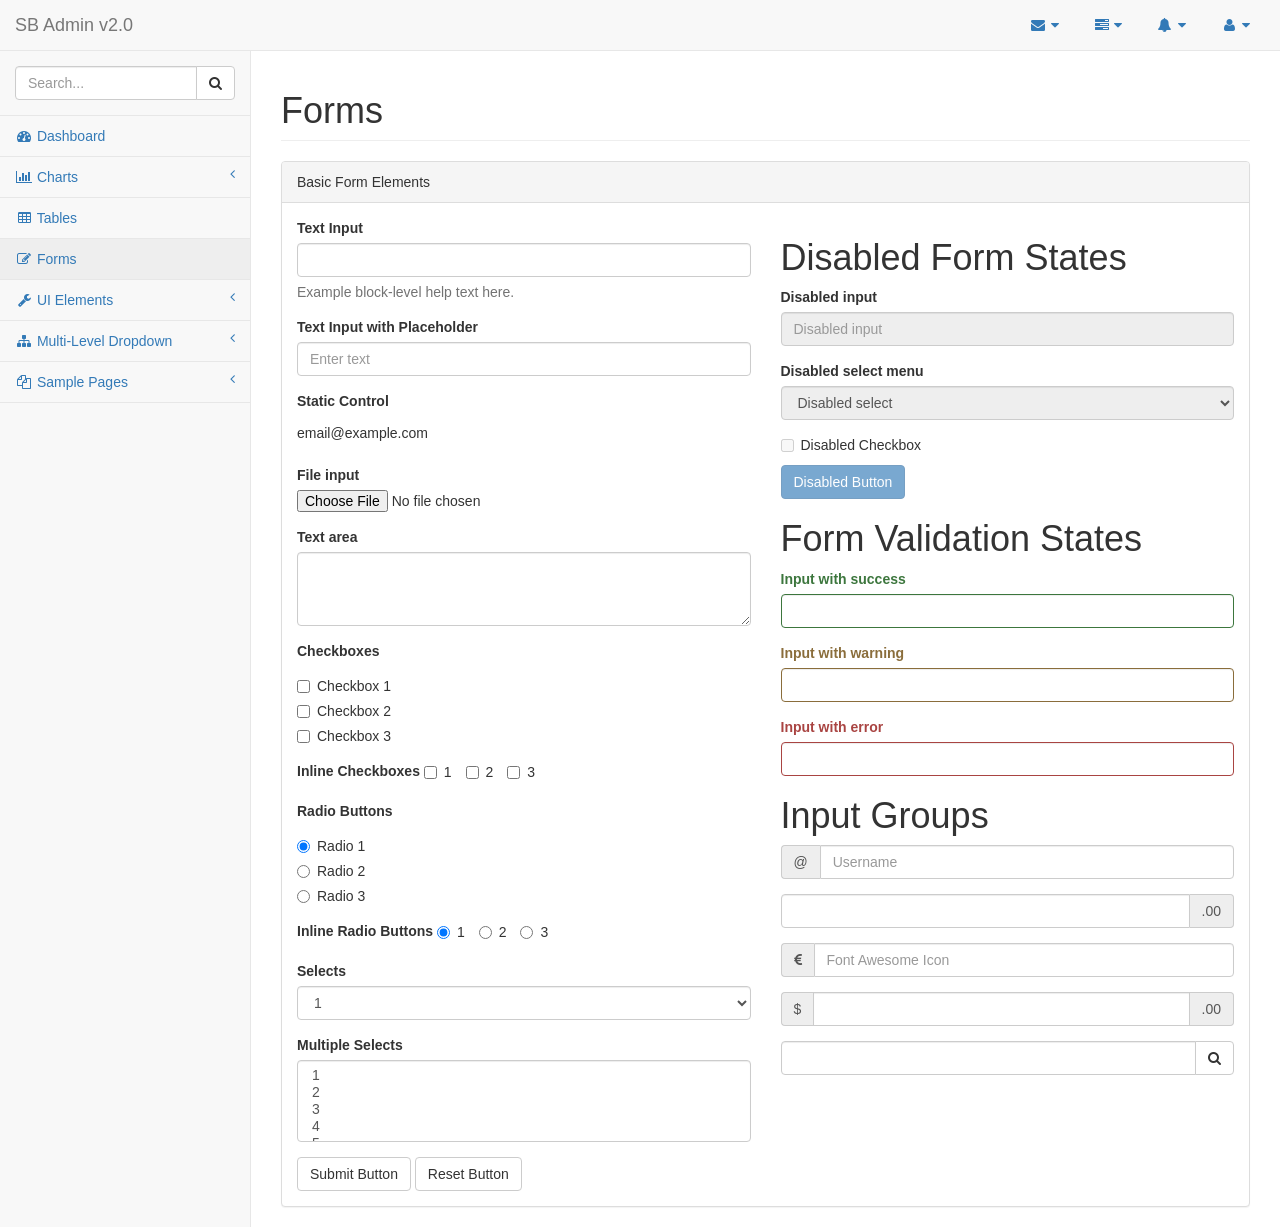
<file: public/admin_temp/pages/forms.html>
<!DOCTYPE html>
<html lang="en">

<head>

    <meta charset="utf-8">
    <meta http-equiv="X-UA-Compatible" content="IE=edge">
    <meta name="viewport" content="width=device-width, initial-scale=1">
    <meta name="description" content="">
    <meta name="author" content="">

    <title>SB Admin 2 - Bootstrap Admin Theme</title>

    <!-- Bootstrap Core CSS -->
    <link href="../vendor/bootstrap/css/bootstrap.min.css" rel="stylesheet">

    <!-- MetisMenu CSS -->
    <link href="../vendor/metisMenu/metisMenu.min.css" rel="stylesheet">

    <!-- Custom CSS -->
    <link href="../dist/css/sb-admin-2.css" rel="stylesheet">

    <!-- Custom Fonts -->
    <link href="../vendor/font-awesome/css/font-awesome.min.css" rel="stylesheet" type="text/css">

    <!-- HTML5 Shim and Respond.js IE8 support of HTML5 elements and media queries -->
    <!-- WARNING: Respond.js doesn't work if you view the page via file:// -->
    <!--[if lt IE 9]>
        <script src="https://oss.maxcdn.com/libs/html5shiv/3.7.0/html5shiv.js"></script>
        <script src="https://oss.maxcdn.com/libs/respond.js/1.4.2/respond.min.js"></script>
    <![endif]-->

</head>

<body>

    <div id="wrapper">

        <!-- Navigation -->
        <nav class="navbar navbar-default navbar-static-top" role="navigation" style="margin-bottom: 0">
            <div class="navbar-header">
                <button type="button" class="navbar-toggle" data-toggle="collapse" data-target=".navbar-collapse">
                    <span class="sr-only">Toggle navigation</span>
                    <span class="icon-bar"></span>
                    <span class="icon-bar"></span>
                    <span class="icon-bar"></span>
                </button>
                <a class="navbar-brand" href="index.html">SB Admin v2.0</a>
            </div>
            <!-- /.navbar-header -->

            <ul class="nav navbar-top-links navbar-right">
                <li class="dropdown">
                    <a class="dropdown-toggle" data-toggle="dropdown" href="#">
                        <i class="fa fa-envelope fa-fw"></i> <i class="fa fa-caret-down"></i>
                    </a>
                    <ul class="dropdown-menu dropdown-messages">
                        <li>
                            <a href="#">
                                <div>
                                    <strong>John Smith</strong>
                                    <span class="pull-right text-muted">
                                        <em>Yesterday</em>
                                    </span>
                                </div>
                                <div>Lorem ipsum dolor sit amet, consectetur adipiscing elit. Pellentesque eleifend...</div>
                            </a>
                        </li>
                        <li class="divider"></li>
                        <li>
                            <a href="#">
                                <div>
                                    <strong>John Smith</strong>
                                    <span class="pull-right text-muted">
                                        <em>Yesterday</em>
                                    </span>
                                </div>
                                <div>Lorem ipsum dolor sit amet, consectetur adipiscing elit. Pellentesque eleifend...</div>
                            </a>
                        </li>
                        <li class="divider"></li>
                        <li>
                            <a href="#">
                                <div>
                                    <strong>John Smith</strong>
                                    <span class="pull-right text-muted">
                                        <em>Yesterday</em>
                                    </span>
                                </div>
                                <div>Lorem ipsum dolor sit amet, consectetur adipiscing elit. Pellentesque eleifend...</div>
                            </a>
                        </li>
                        <li class="divider"></li>
                        <li>
                            <a class="text-center" href="#">
                                <strong>Read All Messages</strong>
                                <i class="fa fa-angle-right"></i>
                            </a>
                        </li>
                    </ul>
                    <!-- /.dropdown-messages -->
                </li>
                <!-- /.dropdown -->
                <li class="dropdown">
                    <a class="dropdown-toggle" data-toggle="dropdown" href="#">
                        <i class="fa fa-tasks fa-fw"></i> <i class="fa fa-caret-down"></i>
                    </a>
                    <ul class="dropdown-menu dropdown-tasks">
                        <li>
                            <a href="#">
                                <div>
                                    <p>
                                        <strong>Task 1</strong>
                                        <span class="pull-right text-muted">40% Complete</span>
                                    </p>
                                    <div class="progress progress-striped active">
                                        <div class="progress-bar progress-bar-success" role="progressbar" aria-valuenow="40" aria-valuemin="0" aria-valuemax="100" style="width: 40%">
                                            <span class="sr-only">40% Complete (success)</span>
                                        </div>
                                    </div>
                                </div>
                            </a>
                        </li>
                        <li class="divider"></li>
                        <li>
                            <a href="#">
                                <div>
                                    <p>
                                        <strong>Task 2</strong>
                                        <span class="pull-right text-muted">20% Complete</span>
                                    </p>
                                    <div class="progress progress-striped active">
                                        <div class="progress-bar progress-bar-info" role="progressbar" aria-valuenow="20" aria-valuemin="0" aria-valuemax="100" style="width: 20%">
                                            <span class="sr-only">20% Complete</span>
                                        </div>
                                    </div>
                                </div>
                            </a>
                        </li>
                        <li class="divider"></li>
                        <li>
                            <a href="#">
                                <div>
                                    <p>
                                        <strong>Task 3</strong>
                                        <span class="pull-right text-muted">60% Complete</span>
                                    </p>
                                    <div class="progress progress-striped active">
                                        <div class="progress-bar progress-bar-warning" role="progressbar" aria-valuenow="60" aria-valuemin="0" aria-valuemax="100" style="width: 60%">
                                            <span class="sr-only">60% Complete (warning)</span>
                                        </div>
                                    </div>
                                </div>
                            </a>
                        </li>
                        <li class="divider"></li>
                        <li>
                            <a href="#">
                                <div>
                                    <p>
                                        <strong>Task 4</strong>
                                        <span class="pull-right text-muted">80% Complete</span>
                                    </p>
                                    <div class="progress progress-striped active">
                                        <div class="progress-bar progress-bar-danger" role="progressbar" aria-valuenow="80" aria-valuemin="0" aria-valuemax="100" style="width: 80%">
                                            <span class="sr-only">80% Complete (danger)</span>
                                        </div>
                                    </div>
                                </div>
                            </a>
                        </li>
                        <li class="divider"></li>
                        <li>
                            <a class="text-center" href="#">
                                <strong>See All Tasks</strong>
                                <i class="fa fa-angle-right"></i>
                            </a>
                        </li>
                    </ul>
                    <!-- /.dropdown-tasks -->
                </li>
                <!-- /.dropdown -->
                <li class="dropdown">
                    <a class="dropdown-toggle" data-toggle="dropdown" href="#">
                        <i class="fa fa-bell fa-fw"></i> <i class="fa fa-caret-down"></i>
                    </a>
                    <ul class="dropdown-menu dropdown-alerts">
                        <li>
                            <a href="#">
                                <div>
                                    <i class="fa fa-comment fa-fw"></i> New Comment
                                    <span class="pull-right text-muted small">4 minutes ago</span>
                                </div>
                            </a>
                        </li>
                        <li class="divider"></li>
                        <li>
                            <a href="#">
                                <div>
                                    <i class="fa fa-twitter fa-fw"></i> 3 New Followers
                                    <span class="pull-right text-muted small">12 minutes ago</span>
                                </div>
                            </a>
                        </li>
                        <li class="divider"></li>
                        <li>
                            <a href="#">
                                <div>
                                    <i class="fa fa-envelope fa-fw"></i> Message Sent
                                    <span class="pull-right text-muted small">4 minutes ago</span>
                                </div>
                            </a>
                        </li>
                        <li class="divider"></li>
                        <li>
                            <a href="#">
                                <div>
                                    <i class="fa fa-tasks fa-fw"></i> New Task
                                    <span class="pull-right text-muted small">4 minutes ago</span>
                                </div>
                            </a>
                        </li>
                        <li class="divider"></li>
                        <li>
                            <a href="#">
                                <div>
                                    <i class="fa fa-upload fa-fw"></i> Server Rebooted
                                    <span class="pull-right text-muted small">4 minutes ago</span>
                                </div>
                            </a>
                        </li>
                        <li class="divider"></li>
                        <li>
                            <a class="text-center" href="#">
                                <strong>See All Alerts</strong>
                                <i class="fa fa-angle-right"></i>
                            </a>
                        </li>
                    </ul>
                    <!-- /.dropdown-alerts -->
                </li>
                <!-- /.dropdown -->
                <li class="dropdown">
                    <a class="dropdown-toggle" data-toggle="dropdown" href="#">
                        <i class="fa fa-user fa-fw"></i> <i class="fa fa-caret-down"></i>
                    </a>
                    <ul class="dropdown-menu dropdown-user">
                        <li><a href="#"><i class="fa fa-user fa-fw"></i> User Profile</a>
                        </li>
                        <li><a href="#"><i class="fa fa-gear fa-fw"></i> Settings</a>
                        </li>
                        <li class="divider"></li>
                        <li><a href="login.html"><i class="fa fa-sign-out fa-fw"></i> Logout</a>
                        </li>
                    </ul>
                    <!-- /.dropdown-user -->
                </li>
                <!-- /.dropdown -->
            </ul>
            <!-- /.navbar-top-links -->

            <div class="navbar-default sidebar" role="navigation">
                <div class="sidebar-nav navbar-collapse">
                    <ul class="nav" id="side-menu">
                        <li class="sidebar-search">
                            <div class="input-group custom-search-form">
                                <input type="text" class="form-control" placeholder="Search...">
                                <span class="input-group-btn">
                                <button class="btn btn-default" type="button">
                                    <i class="fa fa-search"></i>
                                </button>
                            </span>
                            </div>
                            <!-- /input-group -->
                        </li>
                        <li>
                            <a href="index.html"><i class="fa fa-dashboard fa-fw"></i> Dashboard</a>
                        </li>
                        <li>
                            <a href="#"><i class="fa fa-bar-chart-o fa-fw"></i> Charts<span class="fa arrow"></span></a>
                            <ul class="nav nav-second-level">
                                <li>
                                    <a href="flot.html">Flot Charts</a>
                                </li>
                                <li>
                                    <a href="morris.html">Morris.js Charts</a>
                                </li>
                            </ul>
                            <!-- /.nav-second-level -->
                        </li>
                        <li>
                            <a href="tables.html"><i class="fa fa-table fa-fw"></i> Tables</a>
                        </li>
                        <li>
                            <a href="forms.html"><i class="fa fa-edit fa-fw"></i> Forms</a>
                        </li>
                        <li>
                            <a href="#"><i class="fa fa-wrench fa-fw"></i> UI Elements<span class="fa arrow"></span></a>
                            <ul class="nav nav-second-level">
                                <li>
                                    <a href="panels-wells.html">Panels and Wells</a>
                                </li>
                                <li>
                                    <a href="buttons.html">Buttons</a>
                                </li>
                                <li>
                                    <a href="notifications.html">Notifications</a>
                                </li>
                                <li>
                                    <a href="typography.html">Typography</a>
                                </li>
                                <li>
                                    <a href="icons.html"> Icons</a>
                                </li>
                                <li>
                                    <a href="grid.html">Grid</a>
                                </li>
                            </ul>
                            <!-- /.nav-second-level -->
                        </li>
                        <li>
                            <a href="#"><i class="fa fa-sitemap fa-fw"></i> Multi-Level Dropdown<span class="fa arrow"></span></a>
                            <ul class="nav nav-second-level">
                                <li>
                                    <a href="#">Second Level Item</a>
                                </li>
                                <li>
                                    <a href="#">Second Level Item</a>
                                </li>
                                <li>
                                    <a href="#">Third Level <span class="fa arrow"></span></a>
                                    <ul class="nav nav-third-level">
                                        <li>
                                            <a href="#">Third Level Item</a>
                                        </li>
                                        <li>
                                            <a href="#">Third Level Item</a>
                                        </li>
                                        <li>
                                            <a href="#">Third Level Item</a>
                                        </li>
                                        <li>
                                            <a href="#">Third Level Item</a>
                                        </li>
                                    </ul>
                                    <!-- /.nav-third-level -->
                                </li>
                            </ul>
                            <!-- /.nav-second-level -->
                        </li>
                        <li>
                            <a href="#"><i class="fa fa-files-o fa-fw"></i> Sample Pages<span class="fa arrow"></span></a>
                            <ul class="nav nav-second-level">
                                <li>
                                    <a href="blank.html">Blank Page</a>
                                </li>
                                <li>
                                    <a href="login.html">Login Page</a>
                                </li>
                            </ul>
                            <!-- /.nav-second-level -->
                        </li>
                    </ul>
                </div>
                <!-- /.sidebar-collapse -->
            </div>
            <!-- /.navbar-static-side -->
        </nav>

        <div id="page-wrapper">
            <div class="row">
                <div class="col-lg-12">
                    <h1 class="page-header">Forms</h1>
                </div>
                <!-- /.col-lg-12 -->
            </div>
            <!-- /.row -->
            <div class="row">
                <div class="col-lg-12">
                    <div class="panel panel-default">
                        <div class="panel-heading">
                            Basic Form Elements
                        </div>
                        <div class="panel-body">
                            <div class="row">
                                <div class="col-lg-6">
                                    <form role="form">
                                        <div class="form-group">
                                            <label>Text Input</label>
                                            <input class="form-control">
                                            <p class="help-block">Example block-level help text here.</p>
                                        </div>
                                        <div class="form-group">
                                            <label>Text Input with Placeholder</label>
                                            <input class="form-control" placeholder="Enter text">
                                        </div>
                                        <div class="form-group">
                                            <label>Static Control</label>
                                            <p class="form-control-static">email@example.com</p>
                                        </div>
                                        <div class="form-group">
                                            <label>File input</label>
                                            <input type="file">
                                        </div>
                                        <div class="form-group">
                                            <label>Text area</label>
                                            <textarea class="form-control" rows="3"></textarea>
                                        </div>
                                        <div class="form-group">
                                            <label>Checkboxes</label>
                                            <div class="checkbox">
                                                <label>
                                                    <input type="checkbox" value="">Checkbox 1
                                                </label>
                                            </div>
                                            <div class="checkbox">
                                                <label>
                                                    <input type="checkbox" value="">Checkbox 2
                                                </label>
                                            </div>
                                            <div class="checkbox">
                                                <label>
                                                    <input type="checkbox" value="">Checkbox 3
                                                </label>
                                            </div>
                                        </div>
                                        <div class="form-group">
                                            <label>Inline Checkboxes</label>
                                            <label class="checkbox-inline">
                                                <input type="checkbox">1
                                            </label>
                                            <label class="checkbox-inline">
                                                <input type="checkbox">2
                                            </label>
                                            <label class="checkbox-inline">
                                                <input type="checkbox">3
                                            </label>
                                        </div>
                                        <div class="form-group">
                                            <label>Radio Buttons</label>
                                            <div class="radio">
                                                <label>
                                                    <input type="radio" name="optionsRadios" id="optionsRadios1" value="option1" checked>Radio 1
                                                </label>
                                            </div>
                                            <div class="radio">
                                                <label>
                                                    <input type="radio" name="optionsRadios" id="optionsRadios2" value="option2">Radio 2
                                                </label>
                                            </div>
                                            <div class="radio">
                                                <label>
                                                    <input type="radio" name="optionsRadios" id="optionsRadios3" value="option3">Radio 3
                                                </label>
                                            </div>
                                        </div>
                                        <div class="form-group">
                                            <label>Inline Radio Buttons</label>
                                            <label class="radio-inline">
                                                <input type="radio" name="optionsRadiosInline" id="optionsRadiosInline1" value="option1" checked>1
                                            </label>
                                            <label class="radio-inline">
                                                <input type="radio" name="optionsRadiosInline" id="optionsRadiosInline2" value="option2">2
                                            </label>
                                            <label class="radio-inline">
                                                <input type="radio" name="optionsRadiosInline" id="optionsRadiosInline3" value="option3">3
                                            </label>
                                        </div>
                                        <div class="form-group">
                                            <label>Selects</label>
                                            <select class="form-control">
                                                <option>1</option>
                                                <option>2</option>
                                                <option>3</option>
                                                <option>4</option>
                                                <option>5</option>
                                            </select>
                                        </div>
                                        <div class="form-group">
                                            <label>Multiple Selects</label>
                                            <select multiple class="form-control">
                                                <option>1</option>
                                                <option>2</option>
                                                <option>3</option>
                                                <option>4</option>
                                                <option>5</option>
                                            </select>
                                        </div>
                                        <button type="submit" class="btn btn-default">Submit Button</button>
                                        <button type="reset" class="btn btn-default">Reset Button</button>
                                    </form>
                                </div>
                                <!-- /.col-lg-6 (nested) -->
                                <div class="col-lg-6">
                                    <h1>Disabled Form States</h1>
                                    <form role="form">
                                        <fieldset disabled>
                                            <div class="form-group">
                                                <label for="disabledSelect">Disabled input</label>
                                                <input class="form-control" id="disabledInput" type="text" placeholder="Disabled input" disabled>
                                            </div>
                                            <div class="form-group">
                                                <label for="disabledSelect">Disabled select menu</label>
                                                <select id="disabledSelect" class="form-control">
                                                    <option>Disabled select</option>
                                                </select>
                                            </div>
                                            <div class="checkbox">
                                                <label>
                                                    <input type="checkbox">Disabled Checkbox
                                                </label>
                                            </div>
                                            <button type="submit" class="btn btn-primary">Disabled Button</button>
                                        </fieldset>
                                    </form>
                                    <h1>Form Validation States</h1>
                                    <form role="form">
                                        <div class="form-group has-success">
                                            <label class="control-label" for="inputSuccess">Input with success</label>
                                            <input type="text" class="form-control" id="inputSuccess">
                                        </div>
                                        <div class="form-group has-warning">
                                            <label class="control-label" for="inputWarning">Input with warning</label>
                                            <input type="text" class="form-control" id="inputWarning">
                                        </div>
                                        <div class="form-group has-error">
                                            <label class="control-label" for="inputError">Input with error</label>
                                            <input type="text" class="form-control" id="inputError">
                                        </div>
                                    </form>
                                    <h1>Input Groups</h1>
                                    <form role="form">
                                        <div class="form-group input-group">
                                            <span class="input-group-addon">@</span>
                                            <input type="text" class="form-control" placeholder="Username">
                                        </div>
                                        <div class="form-group input-group">
                                            <input type="text" class="form-control">
                                            <span class="input-group-addon">.00</span>
                                        </div>
                                        <div class="form-group input-group">
                                            <span class="input-group-addon"><i class="fa fa-eur"></i>
                                            </span>
                                            <input type="text" class="form-control" placeholder="Font Awesome Icon">
                                        </div>
                                        <div class="form-group input-group">
                                            <span class="input-group-addon">$</span>
                                            <input type="text" class="form-control">
                                            <span class="input-group-addon">.00</span>
                                        </div>
                                        <div class="form-group input-group">
                                            <input type="text" class="form-control">
                                            <span class="input-group-btn">
                                                <button class="btn btn-default" type="button"><i class="fa fa-search"></i>
                                                </button>
                                            </span>
                                        </div>
                                    </form>
                                </div>
                                <!-- /.col-lg-6 (nested) -->
                            </div>
                            <!-- /.row (nested) -->
                        </div>
                        <!-- /.panel-body -->
                    </div>
                    <!-- /.panel -->
                </div>
                <!-- /.col-lg-12 -->
            </div>
            <!-- /.row -->
        </div>
        <!-- /#page-wrapper -->

    </div>
    <!-- /#wrapper -->

    <!-- jQuery -->
    <script src="../vendor/jquery/jquery.min.js"></script>

    <!-- Bootstrap Core JavaScript -->
    <script src="../vendor/bootstrap/js/bootstrap.min.js"></script>

    <!-- Metis Menu Plugin JavaScript -->
    <script src="../vendor/metisMenu/metisMenu.min.js"></script>

    <!-- Custom Theme JavaScript -->
    <script src="../dist/js/sb-admin-2.js"></script>

</body>

</html>
</file>
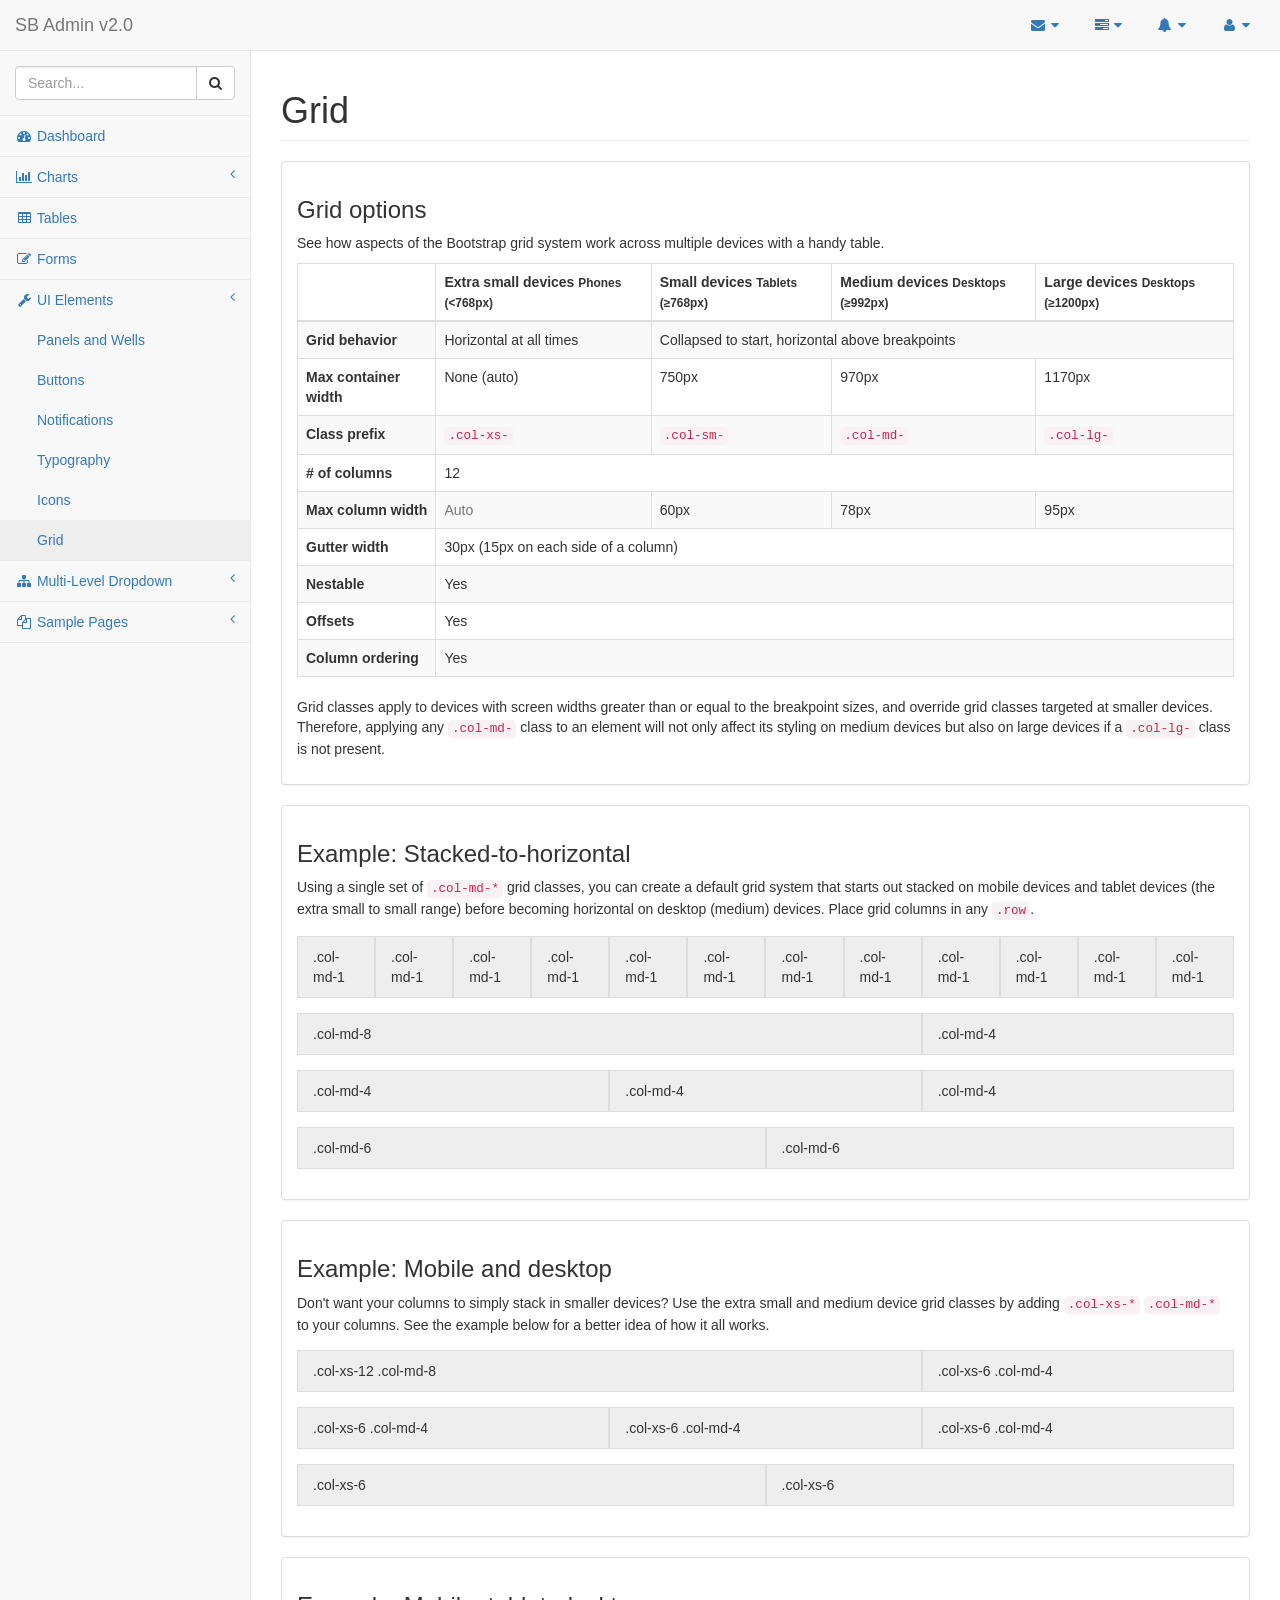
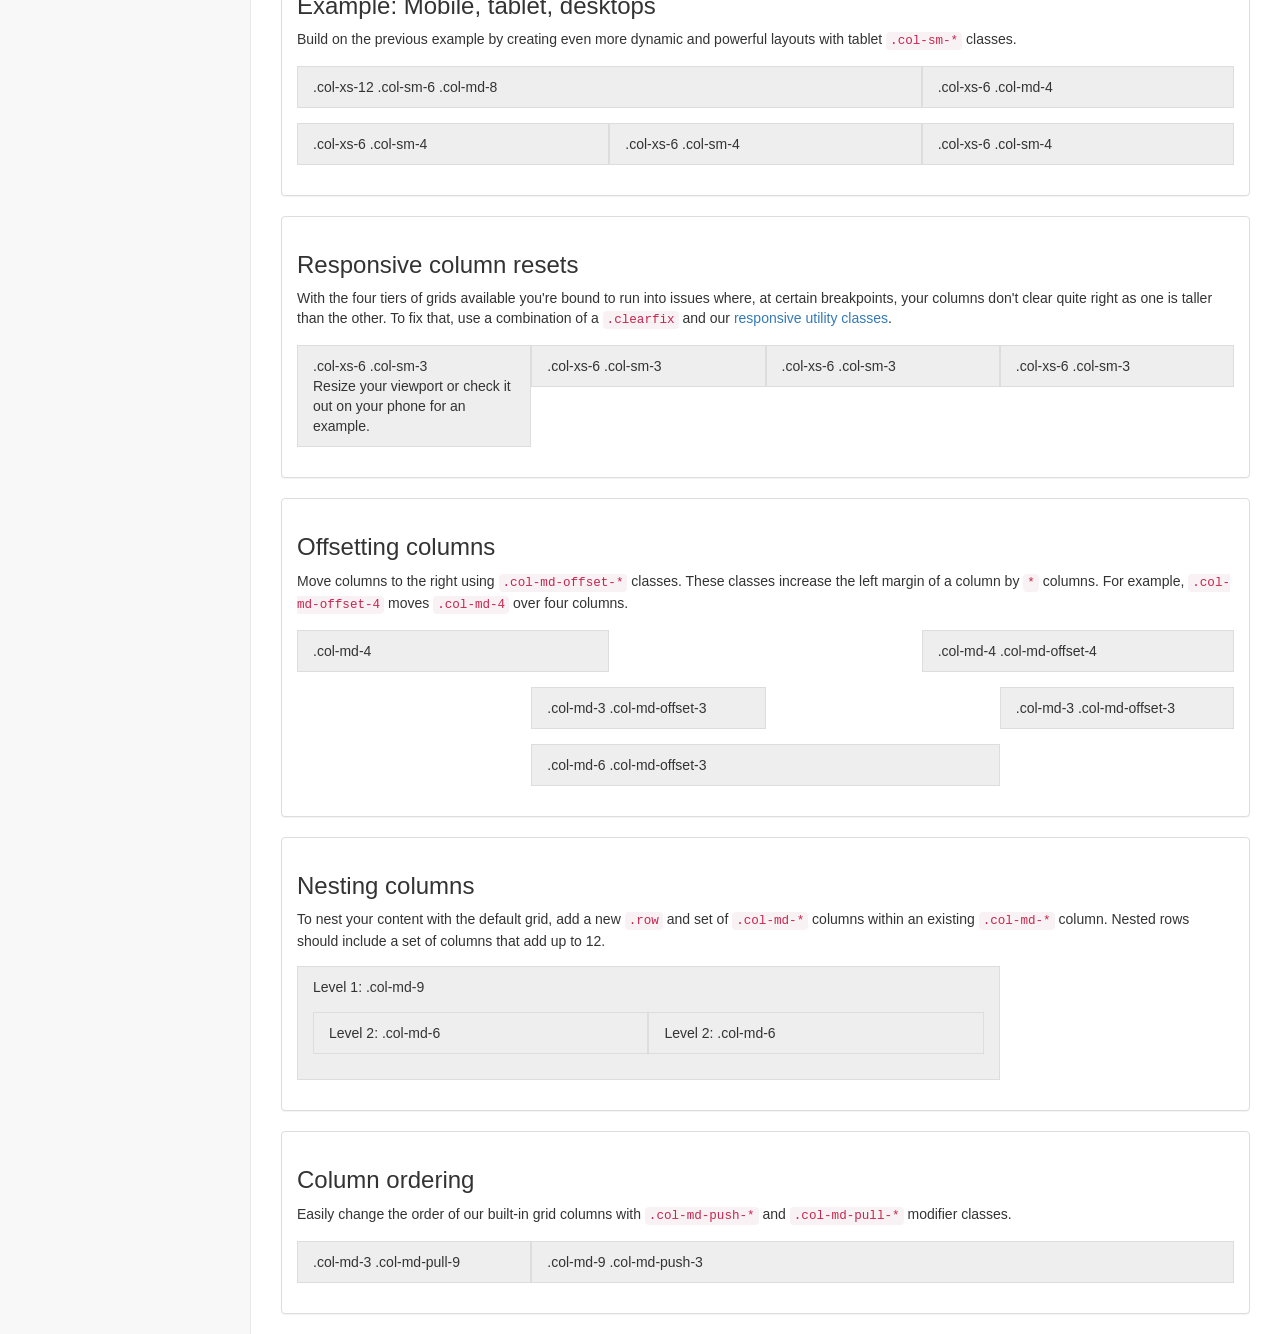
<file: public/admin_temp/pages/grid.html>
<!DOCTYPE html>
<html lang="en">

<head>

    <meta charset="utf-8">
    <meta http-equiv="X-UA-Compatible" content="IE=edge">
    <meta name="viewport" content="width=device-width, initial-scale=1">
    <meta name="description" content="">
    <meta name="author" content="">

    <title>SB Admin 2 - Bootstrap Admin Theme</title>

    <!-- Bootstrap Core CSS -->
    <link href="../vendor/bootstrap/css/bootstrap.min.css" rel="stylesheet">

    <!-- MetisMenu CSS -->
    <link href="../vendor/metisMenu/metisMenu.min.css" rel="stylesheet">

    <!-- Custom CSS -->
    <link href="../dist/css/sb-admin-2.css" rel="stylesheet">

    <!-- Custom Fonts -->
    <link href="../vendor/font-awesome/css/font-awesome.min.css" rel="stylesheet" type="text/css">

    <!-- HTML5 Shim and Respond.js IE8 support of HTML5 elements and media queries -->
    <!-- WARNING: Respond.js doesn't work if you view the page via file:// -->
    <!--[if lt IE 9]>
        <script src="https://oss.maxcdn.com/libs/html5shiv/3.7.0/html5shiv.js"></script>
        <script src="https://oss.maxcdn.com/libs/respond.js/1.4.2/respond.min.js"></script>
    <![endif]-->

</head>

<body>

    <div id="wrapper">

        <!-- Navigation -->
        <nav class="navbar navbar-default navbar-static-top" role="navigation" style="margin-bottom: 0">
            <div class="navbar-header">
                <button type="button" class="navbar-toggle" data-toggle="collapse" data-target=".navbar-collapse">
                    <span class="sr-only">Toggle navigation</span>
                    <span class="icon-bar"></span>
                    <span class="icon-bar"></span>
                    <span class="icon-bar"></span>
                </button>
                <a class="navbar-brand" href="index.html">SB Admin v2.0</a>
            </div>
            <!-- /.navbar-header -->

            <ul class="nav navbar-top-links navbar-right">
                <li class="dropdown">
                    <a class="dropdown-toggle" data-toggle="dropdown" href="#">
                        <i class="fa fa-envelope fa-fw"></i> <i class="fa fa-caret-down"></i>
                    </a>
                    <ul class="dropdown-menu dropdown-messages">
                        <li>
                            <a href="#">
                                <div>
                                    <strong>John Smith</strong>
                                    <span class="pull-right text-muted">
                                        <em>Yesterday</em>
                                    </span>
                                </div>
                                <div>Lorem ipsum dolor sit amet, consectetur adipiscing elit. Pellentesque eleifend...</div>
                            </a>
                        </li>
                        <li class="divider"></li>
                        <li>
                            <a href="#">
                                <div>
                                    <strong>John Smith</strong>
                                    <span class="pull-right text-muted">
                                        <em>Yesterday</em>
                                    </span>
                                </div>
                                <div>Lorem ipsum dolor sit amet, consectetur adipiscing elit. Pellentesque eleifend...</div>
                            </a>
                        </li>
                        <li class="divider"></li>
                        <li>
                            <a href="#">
                                <div>
                                    <strong>John Smith</strong>
                                    <span class="pull-right text-muted">
                                        <em>Yesterday</em>
                                    </span>
                                </div>
                                <div>Lorem ipsum dolor sit amet, consectetur adipiscing elit. Pellentesque eleifend...</div>
                            </a>
                        </li>
                        <li class="divider"></li>
                        <li>
                            <a class="text-center" href="#">
                                <strong>Read All Messages</strong>
                                <i class="fa fa-angle-right"></i>
                            </a>
                        </li>
                    </ul>
                    <!-- /.dropdown-messages -->
                </li>
                <!-- /.dropdown -->
                <li class="dropdown">
                    <a class="dropdown-toggle" data-toggle="dropdown" href="#">
                        <i class="fa fa-tasks fa-fw"></i> <i class="fa fa-caret-down"></i>
                    </a>
                    <ul class="dropdown-menu dropdown-tasks">
                        <li>
                            <a href="#">
                                <div>
                                    <p>
                                        <strong>Task 1</strong>
                                        <span class="pull-right text-muted">40% Complete</span>
                                    </p>
                                    <div class="progress progress-striped active">
                                        <div class="progress-bar progress-bar-success" role="progressbar" aria-valuenow="40" aria-valuemin="0" aria-valuemax="100" style="width: 40%">
                                            <span class="sr-only">40% Complete (success)</span>
                                        </div>
                                    </div>
                                </div>
                            </a>
                        </li>
                        <li class="divider"></li>
                        <li>
                            <a href="#">
                                <div>
                                    <p>
                                        <strong>Task 2</strong>
                                        <span class="pull-right text-muted">20% Complete</span>
                                    </p>
                                    <div class="progress progress-striped active">
                                        <div class="progress-bar progress-bar-info" role="progressbar" aria-valuenow="20" aria-valuemin="0" aria-valuemax="100" style="width: 20%">
                                            <span class="sr-only">20% Complete</span>
                                        </div>
                                    </div>
                                </div>
                            </a>
                        </li>
                        <li class="divider"></li>
                        <li>
                            <a href="#">
                                <div>
                                    <p>
                                        <strong>Task 3</strong>
                                        <span class="pull-right text-muted">60% Complete</span>
                                    </p>
                                    <div class="progress progress-striped active">
                                        <div class="progress-bar progress-bar-warning" role="progressbar" aria-valuenow="60" aria-valuemin="0" aria-valuemax="100" style="width: 60%">
                                            <span class="sr-only">60% Complete (warning)</span>
                                        </div>
                                    </div>
                                </div>
                            </a>
                        </li>
                        <li class="divider"></li>
                        <li>
                            <a href="#">
                                <div>
                                    <p>
                                        <strong>Task 4</strong>
                                        <span class="pull-right text-muted">80% Complete</span>
                                    </p>
                                    <div class="progress progress-striped active">
                                        <div class="progress-bar progress-bar-danger" role="progressbar" aria-valuenow="80" aria-valuemin="0" aria-valuemax="100" style="width: 80%">
                                            <span class="sr-only">80% Complete (danger)</span>
                                        </div>
                                    </div>
                                </div>
                            </a>
                        </li>
                        <li class="divider"></li>
                        <li>
                            <a class="text-center" href="#">
                                <strong>See All Tasks</strong>
                                <i class="fa fa-angle-right"></i>
                            </a>
                        </li>
                    </ul>
                    <!-- /.dropdown-tasks -->
                </li>
                <!-- /.dropdown -->
                <li class="dropdown">
                    <a class="dropdown-toggle" data-toggle="dropdown" href="#">
                        <i class="fa fa-bell fa-fw"></i> <i class="fa fa-caret-down"></i>
                    </a>
                    <ul class="dropdown-menu dropdown-alerts">
                        <li>
                            <a href="#">
                                <div>
                                    <i class="fa fa-comment fa-fw"></i> New Comment
                                    <span class="pull-right text-muted small">4 minutes ago</span>
                                </div>
                            </a>
                        </li>
                        <li class="divider"></li>
                        <li>
                            <a href="#">
                                <div>
                                    <i class="fa fa-twitter fa-fw"></i> 3 New Followers
                                    <span class="pull-right text-muted small">12 minutes ago</span>
                                </div>
                            </a>
                        </li>
                        <li class="divider"></li>
                        <li>
                            <a href="#">
                                <div>
                                    <i class="fa fa-envelope fa-fw"></i> Message Sent
                                    <span class="pull-right text-muted small">4 minutes ago</span>
                                </div>
                            </a>
                        </li>
                        <li class="divider"></li>
                        <li>
                            <a href="#">
                                <div>
                                    <i class="fa fa-tasks fa-fw"></i> New Task
                                    <span class="pull-right text-muted small">4 minutes ago</span>
                                </div>
                            </a>
                        </li>
                        <li class="divider"></li>
                        <li>
                            <a href="#">
                                <div>
                                    <i class="fa fa-upload fa-fw"></i> Server Rebooted
                                    <span class="pull-right text-muted small">4 minutes ago</span>
                                </div>
                            </a>
                        </li>
                        <li class="divider"></li>
                        <li>
                            <a class="text-center" href="#">
                                <strong>See All Alerts</strong>
                                <i class="fa fa-angle-right"></i>
                            </a>
                        </li>
                    </ul>
                    <!-- /.dropdown-alerts -->
                </li>
                <!-- /.dropdown -->
                <li class="dropdown">
                    <a class="dropdown-toggle" data-toggle="dropdown" href="#">
                        <i class="fa fa-user fa-fw"></i> <i class="fa fa-caret-down"></i>
                    </a>
                    <ul class="dropdown-menu dropdown-user">
                        <li><a href="#"><i class="fa fa-user fa-fw"></i> User Profile</a>
                        </li>
                        <li><a href="#"><i class="fa fa-gear fa-fw"></i> Settings</a>
                        </li>
                        <li class="divider"></li>
                        <li><a href="login.html"><i class="fa fa-sign-out fa-fw"></i> Logout</a>
                        </li>
                    </ul>
                    <!-- /.dropdown-user -->
                </li>
                <!-- /.dropdown -->
            </ul>
            <!-- /.navbar-top-links -->

            <div class="navbar-default sidebar" role="navigation">
                <div class="sidebar-nav navbar-collapse">
                    <ul class="nav" id="side-menu">
                        <li class="sidebar-search">
                            <div class="input-group custom-search-form">
                                <input type="text" class="form-control" placeholder="Search...">
                                <span class="input-group-btn">
                                <button class="btn btn-default" type="button">
                                    <i class="fa fa-search"></i>
                                </button>
                            </span>
                            </div>
                            <!-- /input-group -->
                        </li>
                        <li>
                            <a href="index.html"><i class="fa fa-dashboard fa-fw"></i> Dashboard</a>
                        </li>
                        <li>
                            <a href="#"><i class="fa fa-bar-chart-o fa-fw"></i> Charts<span class="fa arrow"></span></a>
                            <ul class="nav nav-second-level">
                                <li>
                                    <a href="flot.html">Flot Charts</a>
                                </li>
                                <li>
                                    <a href="morris.html">Morris.js Charts</a>
                                </li>
                            </ul>
                            <!-- /.nav-second-level -->
                        </li>
                        <li>
                            <a href="tables.html"><i class="fa fa-table fa-fw"></i> Tables</a>
                        </li>
                        <li>
                            <a href="forms.html"><i class="fa fa-edit fa-fw"></i> Forms</a>
                        </li>
                        <li>
                            <a href="#"><i class="fa fa-wrench fa-fw"></i> UI Elements<span class="fa arrow"></span></a>
                            <ul class="nav nav-second-level">
                                <li>
                                    <a href="panels-wells.html">Panels and Wells</a>
                                </li>
                                <li>
                                    <a href="buttons.html">Buttons</a>
                                </li>
                                <li>
                                    <a href="notifications.html">Notifications</a>
                                </li>
                                <li>
                                    <a href="typography.html">Typography</a>
                                </li>
                                <li>
                                    <a href="icons.html"> Icons</a>
                                </li>
                                <li>
                                    <a href="grid.html">Grid</a>
                                </li>
                            </ul>
                            <!-- /.nav-second-level -->
                        </li>
                        <li>
                            <a href="#"><i class="fa fa-sitemap fa-fw"></i> Multi-Level Dropdown<span class="fa arrow"></span></a>
                            <ul class="nav nav-second-level">
                                <li>
                                    <a href="#">Second Level Item</a>
                                </li>
                                <li>
                                    <a href="#">Second Level Item</a>
                                </li>
                                <li>
                                    <a href="#">Third Level <span class="fa arrow"></span></a>
                                    <ul class="nav nav-third-level">
                                        <li>
                                            <a href="#">Third Level Item</a>
                                        </li>
                                        <li>
                                            <a href="#">Third Level Item</a>
                                        </li>
                                        <li>
                                            <a href="#">Third Level Item</a>
                                        </li>
                                        <li>
                                            <a href="#">Third Level Item</a>
                                        </li>
                                    </ul>
                                    <!-- /.nav-third-level -->
                                </li>
                            </ul>
                            <!-- /.nav-second-level -->
                        </li>
                        <li>
                            <a href="#"><i class="fa fa-files-o fa-fw"></i> Sample Pages<span class="fa arrow"></span></a>
                            <ul class="nav nav-second-level">
                                <li>
                                    <a href="blank.html">Blank Page</a>
                                </li>
                                <li>
                                    <a href="login.html">Login Page</a>
                                </li>
                            </ul>
                            <!-- /.nav-second-level -->
                        </li>
                    </ul>
                </div>
                <!-- /.sidebar-collapse -->
            </div>
            <!-- /.navbar-static-side -->
        </nav>

        <div id="page-wrapper">
            <div class="row">
                <div class="col-lg-12">
                    <h1 class="page-header">Grid</h1>
                </div>
                <!-- /.col-lg-12 -->
            </div>
            <!-- /.row -->
            <div class="row">
                <div class="col-lg-12">
                    <div class="panel panel-default">
                        <div class="panel-body">
                            <h3>Grid options</h3>
                            <p>See how aspects of the Bootstrap grid system work across multiple devices with a handy table.</p>
                            <div class="table-responsive">
                                <table class="table table-bordered table-striped">
                                    <thead>
                                        <tr>
                                            <th></th>
                                            <th>
                                                Extra small devices
                                                <small>Phones (&lt;768px)</small>
                                            </th>
                                            <th>
                                                Small devices
                                                <small>Tablets (&ge;768px)</small>
                                            </th>
                                            <th>
                                                Medium devices
                                                <small>Desktops (&ge;992px)</small>
                                            </th>
                                            <th>
                                                Large devices
                                                <small>Desktops (&ge;1200px)</small>
                                            </th>
                                        </tr>
                                    </thead>
                                    <tbody>
                                        <tr>
                                            <th>Grid behavior</th>
                                            <td>Horizontal at all times</td>
                                            <td colspan="3">Collapsed to start, horizontal above breakpoints</td>
                                        </tr>
                                        <tr>
                                            <th>Max container width</th>
                                            <td>None (auto)</td>
                                            <td>750px</td>
                                            <td>970px</td>
                                            <td>1170px</td>
                                        </tr>
                                        <tr>
                                            <th>Class prefix</th>
                                            <td>
                                                <code>.col-xs-</code>
                                            </td>
                                            <td>
                                                <code>.col-sm-</code>
                                            </td>
                                            <td>
                                                <code>.col-md-</code>
                                            </td>
                                            <td>
                                                <code>.col-lg-</code>
                                            </td>
                                        </tr>
                                        <tr>
                                            <th># of columns</th>
                                            <td colspan="4">12</td>
                                        </tr>
                                        <tr>
                                            <th>Max column width</th>
                                            <td class="text-muted">Auto</td>
                                            <td>60px</td>
                                            <td>78px</td>
                                            <td>95px</td>
                                        </tr>
                                        <tr>
                                            <th>Gutter width</th>
                                            <td colspan="4">30px (15px on each side of a column)</td>
                                        </tr>
                                        <tr>
                                            <th>Nestable</th>
                                            <td colspan="4">Yes</td>
                                        </tr>
                                        <tr>
                                            <th>Offsets</th>
                                            <td colspan="4">Yes</td>
                                        </tr>
                                        <tr>
                                            <th>Column ordering</th>
                                            <td colspan="4">Yes</td>
                                        </tr>
                                    </tbody>
                                </table>
                            </div>
                            <p>Grid classes apply to devices with screen widths greater than or equal to the breakpoint sizes, and override grid classes targeted at smaller devices. Therefore, applying any
                                <code>.col-md-</code> class to an element will not only affect its styling on medium devices but also on large devices if a
                                <code>.col-lg-</code> class is not present.</p>
                        </div>
                    </div>
                </div>
                <!-- /.col-lg-12 -->
            </div>
            <!-- /.row -->

            <div class="row">
                <div class="col-lg-12">
                    <div class="panel panel-default">
                        <div class="panel-body">
                            <h3>Example: Stacked-to-horizontal</h3>
                            <p>Using a single set of
                                <code>.col-md-*</code> grid classes, you can create a default grid system that starts out stacked on mobile devices and tablet devices (the extra small to small range) before becoming horizontal on desktop (medium) devices. Place grid columns in any
                                <code>.row</code>.</p>
                            <div class="row show-grid">
                                <div class="col-md-1">.col-md-1</div>
                                <div class="col-md-1">.col-md-1</div>
                                <div class="col-md-1">.col-md-1</div>
                                <div class="col-md-1">.col-md-1</div>
                                <div class="col-md-1">.col-md-1</div>
                                <div class="col-md-1">.col-md-1</div>
                                <div class="col-md-1">.col-md-1</div>
                                <div class="col-md-1">.col-md-1</div>
                                <div class="col-md-1">.col-md-1</div>
                                <div class="col-md-1">.col-md-1</div>
                                <div class="col-md-1">.col-md-1</div>
                                <div class="col-md-1">.col-md-1</div>
                            </div>
                            <div class="row show-grid">
                                <div class="col-md-8">.col-md-8</div>
                                <div class="col-md-4">.col-md-4</div>
                            </div>
                            <div class="row show-grid">
                                <div class="col-md-4">.col-md-4</div>
                                <div class="col-md-4">.col-md-4</div>
                                <div class="col-md-4">.col-md-4</div>
                            </div>
                            <div class="row show-grid">
                                <div class="col-md-6">.col-md-6</div>
                                <div class="col-md-6">.col-md-6</div>
                            </div>
                        </div>
                    </div>
                </div>
                <!-- /.col-lg-12 -->
            </div>
            <!-- /.row -->

            <div class="row">
                <div class="col-lg-12">
                    <div class="panel panel-default">
                        <div class="panel-body">
                            <h3>Example: Mobile and desktop</h3>
                            <p>Don't want your columns to simply stack in smaller devices? Use the extra small and medium device grid classes by adding
                                <code>.col-xs-*</code>
                                <code>.col-md-*</code> to your columns. See the example below for a better idea of how it all works.</p>
                            <div class="row show-grid">
                                <div class="col-xs-12 col-md-8">.col-xs-12 .col-md-8</div>
                                <div class="col-xs-6 col-md-4">.col-xs-6 .col-md-4</div>
                            </div>
                            <div class="row show-grid">
                                <div class="col-xs-6 col-md-4">.col-xs-6 .col-md-4</div>
                                <div class="col-xs-6 col-md-4">.col-xs-6 .col-md-4</div>
                                <div class="col-xs-6 col-md-4">.col-xs-6 .col-md-4</div>
                            </div>
                            <div class="row show-grid">
                                <div class="col-xs-6">.col-xs-6</div>
                                <div class="col-xs-6">.col-xs-6</div>
                            </div>
                        </div>
                    </div>
                </div>
                <!-- /.col-lg-12 -->
            </div>
            <!-- /.row -->

            <div class="row">
                <div class="col-lg-12">
                    <div class="panel panel-default">
                        <div class="panel-body">
                            <h3>Example: Mobile, tablet, desktops</h3>
                            <p>Build on the previous example by creating even more dynamic and powerful layouts with tablet
                                <code>.col-sm-*</code> classes.</p>
                            <div class="row show-grid">
                                <div class="col-xs-12 col-sm-6 col-md-8">.col-xs-12 .col-sm-6 .col-md-8</div>
                                <div class="col-xs-6 col-md-4">.col-xs-6 .col-md-4</div>
                            </div>
                            <div class="row show-grid">
                                <div class="col-xs-6 col-sm-4">.col-xs-6 .col-sm-4</div>
                                <div class="col-xs-6 col-sm-4">.col-xs-6 .col-sm-4</div>
                                <!-- Optional: clear the XS cols if their content doesn't match in height -->
                                <div class="clearfix visible-xs"></div>
                                <div class="col-xs-6 col-sm-4">.col-xs-6 .col-sm-4</div>
                            </div>
                        </div>
                    </div>
                </div>
                <!-- /.col-lg-12 -->
            </div>
            <!-- /.row -->

            <div class="row">
                <div class="col-lg-12">
                    <div class="panel panel-default">
                        <div class="panel-body">
                            <h3 id="grid-responsive-resets">Responsive column resets</h3>
                            <p>With the four tiers of grids available you're bound to run into issues where, at certain breakpoints, your columns don't clear quite right as one is taller than the other. To fix that, use a combination of a
                                <code>.clearfix</code> and our <a href="#responsive-utilities">responsive utility classes</a>.</p>
                            <div class="row show-grid">
                                <div class="col-xs-6 col-sm-3">
                                    .col-xs-6 .col-sm-3
                                    <br>Resize your viewport or check it out on your phone for an example.
                                </div>
                                <div class="col-xs-6 col-sm-3">.col-xs-6 .col-sm-3</div>

                                <!-- Add the extra clearfix for only the required viewport -->
                                <div class="clearfix visible-xs"></div>

                                <div class="col-xs-6 col-sm-3">.col-xs-6 .col-sm-3</div>
                                <div class="col-xs-6 col-sm-3">.col-xs-6 .col-sm-3</div>
                            </div>
                        </div>
                    </div>
                </div>
                <!-- /.col-lg-12 -->
            </div>
            <!-- /.row -->

            <div class="row">
                <div class="col-lg-12">
                    <div class="panel panel-default">
                        <div class="panel-body">
                            <h3 id="grid-offsetting">Offsetting columns</h3>
                            <p>Move columns to the right using
                                <code>.col-md-offset-*</code> classes. These classes increase the left margin of a column by
                                <code>*</code> columns. For example,
                                <code>.col-md-offset-4</code> moves
                                <code>.col-md-4</code> over four columns.</p>
                            <div class="row show-grid">
                                <div class="col-md-4">.col-md-4</div>
                                <div class="col-md-4 col-md-offset-4">.col-md-4 .col-md-offset-4</div>
                            </div>
                            <div class="row show-grid">
                                <div class="col-md-3 col-md-offset-3">.col-md-3 .col-md-offset-3</div>
                                <div class="col-md-3 col-md-offset-3">.col-md-3 .col-md-offset-3</div>
                            </div>
                            <div class="row show-grid">
                                <div class="col-md-6 col-md-offset-3">.col-md-6 .col-md-offset-3</div>
                            </div>
                        </div>
                    </div>
                </div>
                <!-- /.col-lg-12 -->
            </div>
            <!-- /.row -->

            <div class="row">
                <div class="col-lg-12">
                    <div class="panel panel-default">
                        <div class="panel-body">
                            <h3 id="grid-nesting">Nesting columns</h3>
                            <p>To nest your content with the default grid, add a new
                                <code>.row</code> and set of
                                <code>.col-md-*</code> columns within an existing
                                <code>.col-md-*</code> column. Nested rows should include a set of columns that add up to 12.</p>
                            <div class="row show-grid">
                                <div class="col-md-9">
                                    Level 1: .col-md-9
                                    <div class="row show-grid">
                                        <div class="col-md-6">
                                            Level 2: .col-md-6
                                        </div>
                                        <div class="col-md-6">
                                            Level 2: .col-md-6
                                        </div>
                                    </div>
                                </div>
                            </div>
                        </div>
                    </div>
                </div>
                <!-- /.col-lg-12 -->
            </div>
            <!-- /.row -->

            <div class="row">
                <div class="col-lg-12">
                    <div class="panel panel-default">
                        <div class="panel-body">
                            <h3 id="grid-column-ordering">Column ordering</h3>
                            <p>Easily change the order of our built-in grid columns with
                                <code>.col-md-push-*</code> and
                                <code>.col-md-pull-*</code> modifier classes.</p>
                            <div class="row show-grid">
                                <div class="col-md-9 col-md-push-3">.col-md-9 .col-md-push-3</div>
                                <div class="col-md-3 col-md-pull-9">.col-md-3 .col-md-pull-9</div>
                            </div>
                        </div>
                    </div>
                </div>
                <!-- /.col-lg-12 -->
            </div>
            <!-- /.row -->

        </div>
        <!-- /#page-wrapper -->

    </div>
    <!-- /#wrapper -->

    <!-- jQuery -->
    <script src="../vendor/jquery/jquery.min.js"></script>

    <!-- Bootstrap Core JavaScript -->
    <script src="../vendor/bootstrap/js/bootstrap.min.js"></script>

    <!-- Metis Menu Plugin JavaScript -->
    <script src="../vendor/metisMenu/metisMenu.min.js"></script>

    <!-- Custom Theme JavaScript -->
    <script src="../dist/js/sb-admin-2.js"></script>

</body>

</html>
</file>
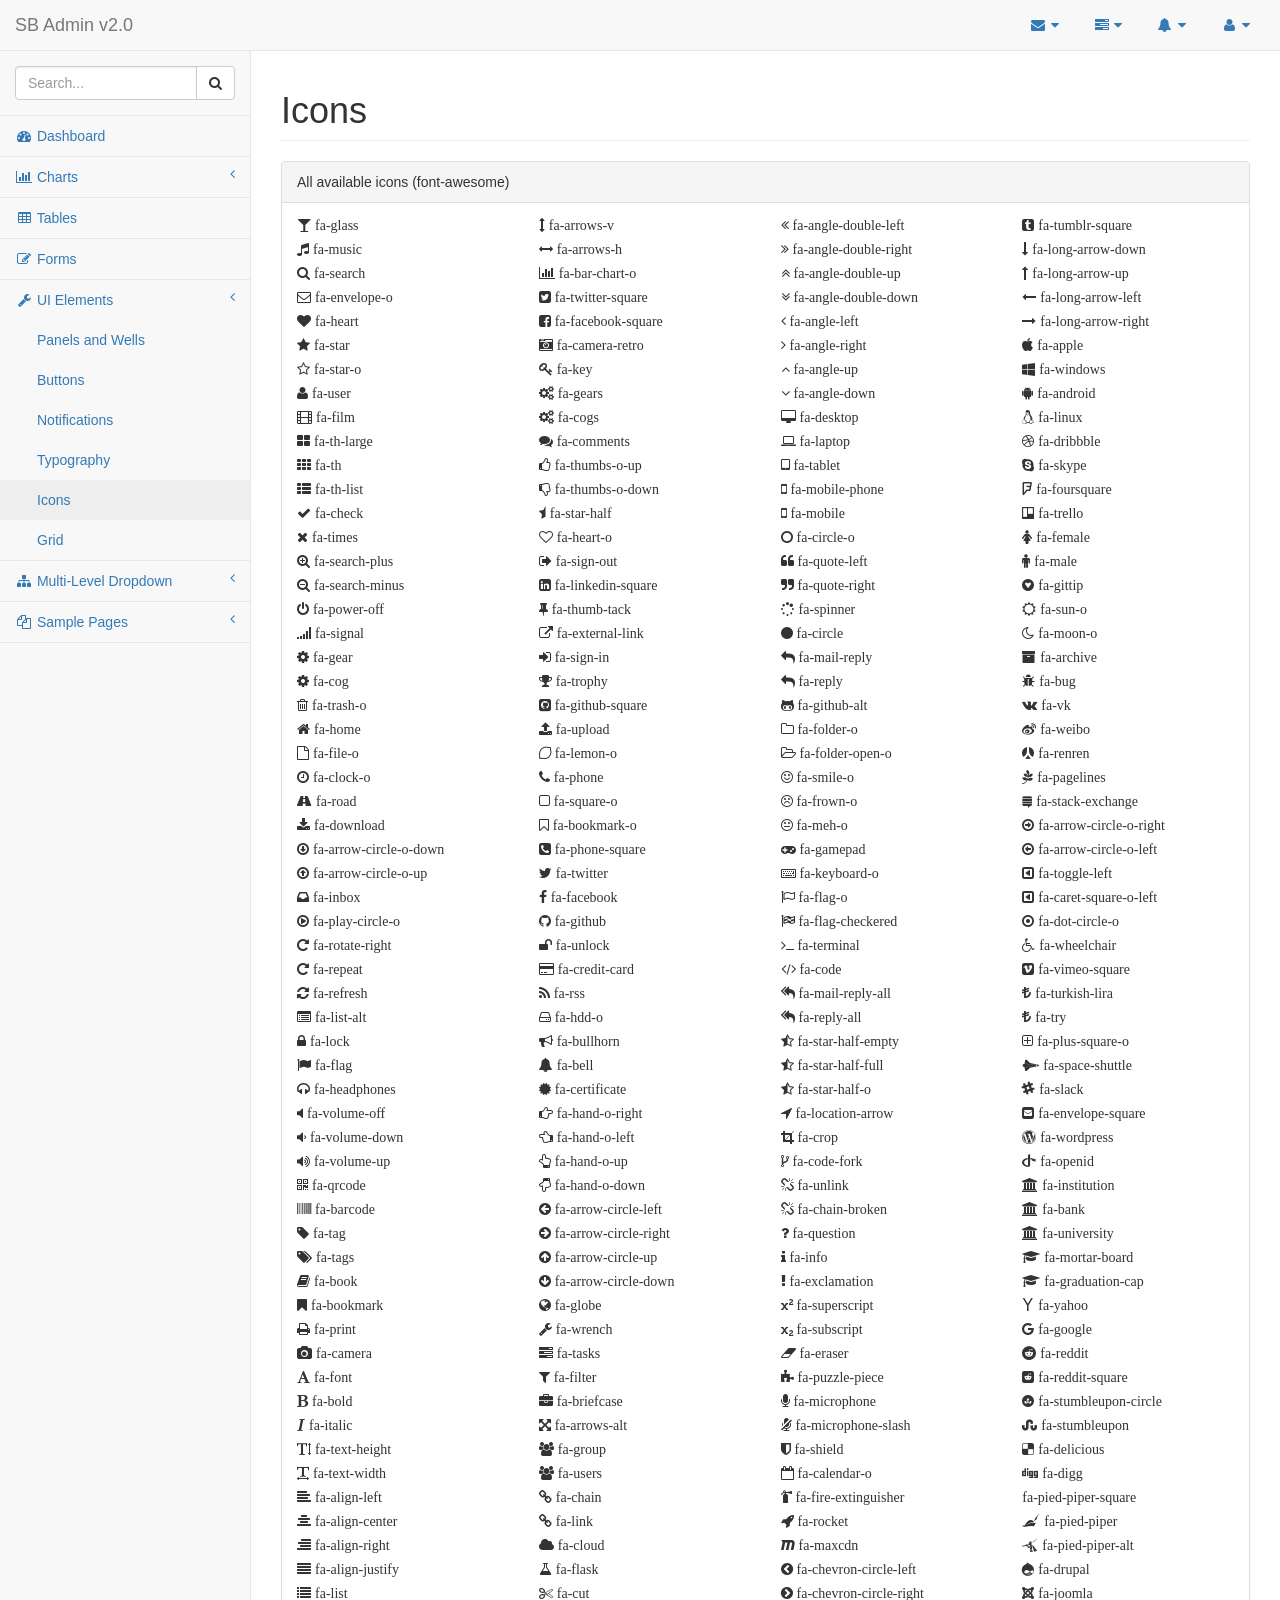
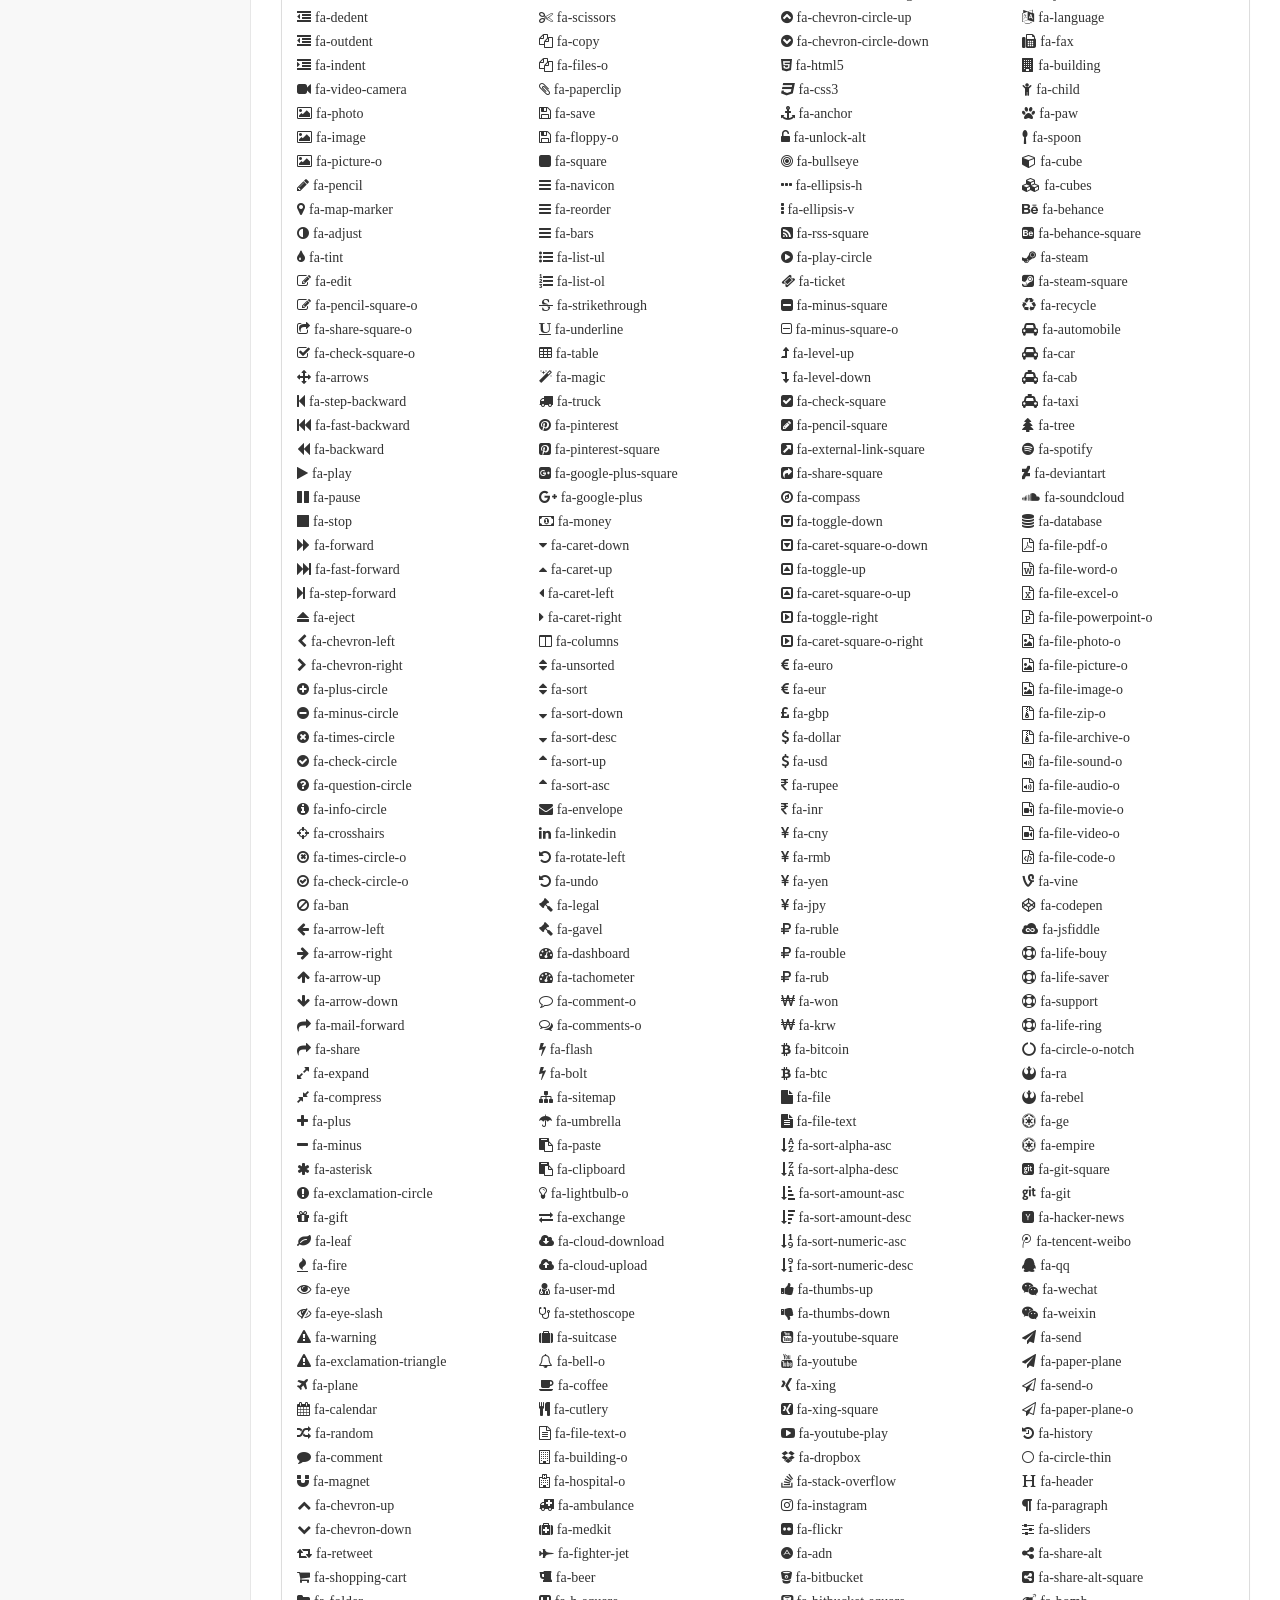
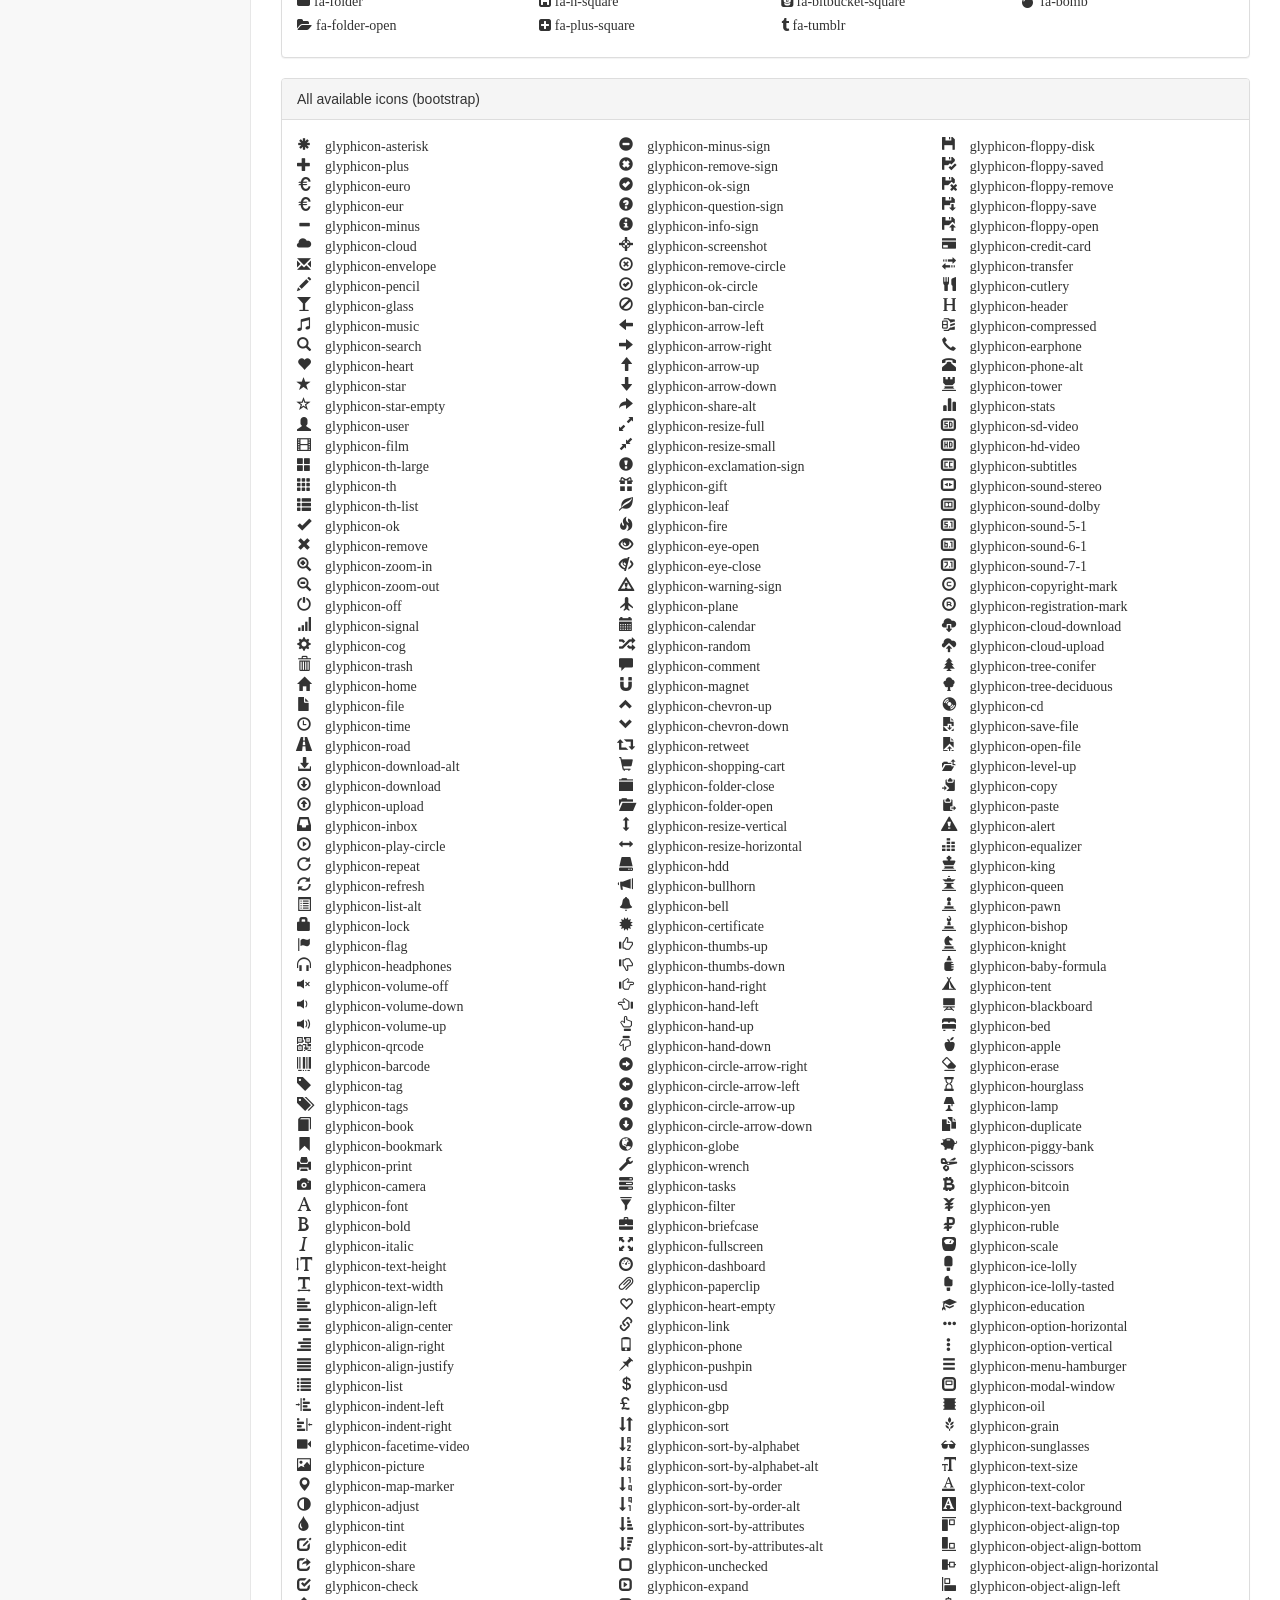
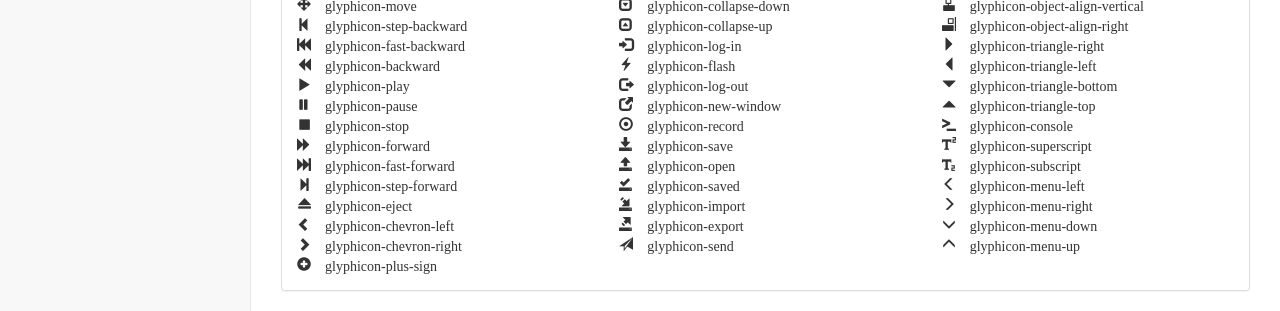
<file: public/admin_temp/pages/icons.html>
<!DOCTYPE html>
<html lang="en">

<head>

    <meta charset="utf-8">
    <meta http-equiv="X-UA-Compatible" content="IE=edge">
    <meta name="viewport" content="width=device-width, initial-scale=1">
    <meta name="description" content="">
    <meta name="author" content="">

    <title>SB Admin 2 - Bootstrap Admin Theme</title>

    <!-- Bootstrap Core CSS -->
    <link href="../vendor/bootstrap/css/bootstrap.min.css" rel="stylesheet">

    <!-- MetisMenu CSS -->
    <link href="../vendor/metisMenu/metisMenu.min.css" rel="stylesheet">

    <!-- Custom CSS -->
    <link href="../dist/css/sb-admin-2.css" rel="stylesheet">

    <!-- Custom Fonts -->
    <link href="../vendor/font-awesome/css/font-awesome.min.css" rel="stylesheet" type="text/css">

    <!-- HTML5 Shim and Respond.js IE8 support of HTML5 elements and media queries -->
    <!-- WARNING: Respond.js doesn't work if you view the page via file:// -->
    <!--[if lt IE 9]>
        <script src="https://oss.maxcdn.com/libs/html5shiv/3.7.0/html5shiv.js"></script>
        <script src="https://oss.maxcdn.com/libs/respond.js/1.4.2/respond.min.js"></script>
    <![endif]-->

</head>

<body>

    <div id="wrapper">

        <!-- Navigation -->
        <nav class="navbar navbar-default navbar-static-top" role="navigation" style="margin-bottom: 0">
            <div class="navbar-header">
                <button type="button" class="navbar-toggle" data-toggle="collapse" data-target=".navbar-collapse">
                    <span class="sr-only">Toggle navigation</span>
                    <span class="icon-bar"></span>
                    <span class="icon-bar"></span>
                    <span class="icon-bar"></span>
                </button>
                <a class="navbar-brand" href="index.html">SB Admin v2.0</a>
            </div>
            <!-- /.navbar-header -->

            <ul class="nav navbar-top-links navbar-right">
                <li class="dropdown">
                    <a class="dropdown-toggle" data-toggle="dropdown" href="#">
                        <i class="fa fa-envelope fa-fw"></i> <i class="fa fa-caret-down"></i>
                    </a>
                    <ul class="dropdown-menu dropdown-messages">
                        <li>
                            <a href="#">
                                <div>
                                    <strong>John Smith</strong>
                                    <span class="pull-right text-muted">
                                            <em>Yesterday</em>
                                        </span>
                                </div>
                                <div>Lorem ipsum dolor sit amet, consectetur adipiscing elit. Pellentesque eleifend...</div>
                            </a>
                        </li>
                        <li class="divider"></li>
                        <li>
                            <a href="#">
                                <div>
                                    <strong>John Smith</strong>
                                    <span class="pull-right text-muted">
                                            <em>Yesterday</em>
                                        </span>
                                </div>
                                <div>Lorem ipsum dolor sit amet, consectetur adipiscing elit. Pellentesque eleifend...</div>
                            </a>
                        </li>
                        <li class="divider"></li>
                        <li>
                            <a href="#">
                                <div>
                                    <strong>John Smith</strong>
                                    <span class="pull-right text-muted">
                                            <em>Yesterday</em>
                                        </span>
                                </div>
                                <div>Lorem ipsum dolor sit amet, consectetur adipiscing elit. Pellentesque eleifend...</div>
                            </a>
                        </li>
                        <li class="divider"></li>
                        <li>
                            <a class="text-center" href="#">
                                <strong>Read All Messages</strong>
                                <i class="fa fa-angle-right"></i>
                            </a>
                        </li>
                    </ul>
                    <!-- /.dropdown-messages -->
                </li>
                <!-- /.dropdown -->
                <li class="dropdown">
                    <a class="dropdown-toggle" data-toggle="dropdown" href="#">
                        <i class="fa fa-tasks fa-fw"></i> <i class="fa fa-caret-down"></i>
                    </a>
                    <ul class="dropdown-menu dropdown-tasks">
                        <li>
                            <a href="#">
                                <div>
                                    <p>
                                        <strong>Task 1</strong>
                                        <span class="pull-right text-muted">40% Complete</span>
                                    </p>
                                    <div class="progress progress-striped active">
                                        <div class="progress-bar progress-bar-success" role="progressbar" aria-valuenow="40" aria-valuemin="0" aria-valuemax="100" style="width: 40%">
                                            <span class="sr-only">40% Complete (success)</span>
                                        </div>
                                    </div>
                                </div>
                            </a>
                        </li>
                        <li class="divider"></li>
                        <li>
                            <a href="#">
                                <div>
                                    <p>
                                        <strong>Task 2</strong>
                                        <span class="pull-right text-muted">20% Complete</span>
                                    </p>
                                    <div class="progress progress-striped active">
                                        <div class="progress-bar progress-bar-info" role="progressbar" aria-valuenow="20" aria-valuemin="0" aria-valuemax="100" style="width: 20%">
                                            <span class="sr-only">20% Complete</span>
                                        </div>
                                    </div>
                                </div>
                            </a>
                        </li>
                        <li class="divider"></li>
                        <li>
                            <a href="#">
                                <div>
                                    <p>
                                        <strong>Task 3</strong>
                                        <span class="pull-right text-muted">60% Complete</span>
                                    </p>
                                    <div class="progress progress-striped active">
                                        <div class="progress-bar progress-bar-warning" role="progressbar" aria-valuenow="60" aria-valuemin="0" aria-valuemax="100" style="width: 60%">
                                            <span class="sr-only">60% Complete (warning)</span>
                                        </div>
                                    </div>
                                </div>
                            </a>
                        </li>
                        <li class="divider"></li>
                        <li>
                            <a href="#">
                                <div>
                                    <p>
                                        <strong>Task 4</strong>
                                        <span class="pull-right text-muted">80% Complete</span>
                                    </p>
                                    <div class="progress progress-striped active">
                                        <div class="progress-bar progress-bar-danger" role="progressbar" aria-valuenow="80" aria-valuemin="0" aria-valuemax="100" style="width: 80%">
                                            <span class="sr-only">80% Complete (danger)</span>
                                        </div>
                                    </div>
                                </div>
                            </a>
                        </li>
                        <li class="divider"></li>
                        <li>
                            <a class="text-center" href="#">
                                <strong>See All Tasks</strong>
                                <i class="fa fa-angle-right"></i>
                            </a>
                        </li>
                    </ul>
                    <!-- /.dropdown-tasks -->
                </li>
                <!-- /.dropdown -->
                <li class="dropdown">
                    <a class="dropdown-toggle" data-toggle="dropdown" href="#">
                        <i class="fa fa-bell fa-fw"></i> <i class="fa fa-caret-down"></i>
                    </a>
                    <ul class="dropdown-menu dropdown-alerts">
                        <li>
                            <a href="#">
                                <div>
                                    <i class="fa fa-comment fa-fw"></i> New Comment
                                    <span class="pull-right text-muted small">4 minutes ago</span>
                                </div>
                            </a>
                        </li>
                        <li class="divider"></li>
                        <li>
                            <a href="#">
                                <div>
                                    <i class="fa fa-twitter fa-fw"></i> 3 New Followers
                                    <span class="pull-right text-muted small">12 minutes ago</span>
                                </div>
                            </a>
                        </li>
                        <li class="divider"></li>
                        <li>
                            <a href="#">
                                <div>
                                    <i class="fa fa-envelope fa-fw"></i> Message Sent
                                    <span class="pull-right text-muted small">4 minutes ago</span>
                                </div>
                            </a>
                        </li>
                        <li class="divider"></li>
                        <li>
                            <a href="#">
                                <div>
                                    <i class="fa fa-tasks fa-fw"></i> New Task
                                    <span class="pull-right text-muted small">4 minutes ago</span>
                                </div>
                            </a>
                        </li>
                        <li class="divider"></li>
                        <li>
                            <a href="#">
                                <div>
                                    <i class="fa fa-upload fa-fw"></i> Server Rebooted
                                    <span class="pull-right text-muted small">4 minutes ago</span>
                                </div>
                            </a>
                        </li>
                        <li class="divider"></li>
                        <li>
                            <a class="text-center" href="#">
                                <strong>See All Alerts</strong>
                                <i class="fa fa-angle-right"></i>
                            </a>
                        </li>
                    </ul>
                    <!-- /.dropdown-alerts -->
                </li>
                <!-- /.dropdown -->
                <li class="dropdown">
                    <a class="dropdown-toggle" data-toggle="dropdown" href="#">
                        <i class="fa fa-user fa-fw"></i> <i class="fa fa-caret-down"></i>
                    </a>
                    <ul class="dropdown-menu dropdown-user">
                        <li><a href="#"><i class="fa fa-user fa-fw"></i> User Profile</a>
                        </li>
                        <li><a href="#"><i class="fa fa-gear fa-fw"></i> Settings</a>
                        </li>
                        <li class="divider"></li>
                        <li><a href="login.html"><i class="fa fa-sign-out fa-fw"></i> Logout</a>
                        </li>
                    </ul>
                    <!-- /.dropdown-user -->
                </li>
                <!-- /.dropdown -->
            </ul>
            <!-- /.navbar-top-links -->

            <div class="navbar-default sidebar" role="navigation">
                <div class="sidebar-nav navbar-collapse">
                    <ul class="nav" id="side-menu">
                        <li class="sidebar-search">
                            <div class="input-group custom-search-form">
                                <input type="text" class="form-control" placeholder="Search...">
                                <span class="input-group-btn">
                                    <button class="btn btn-default" type="button">
                                        <i class="fa fa-search"></i>
                                    </button>
                                </span>
                            </div>
                            <!-- /input-group -->
                        </li>
                        <li>
                            <a href="index.html"><i class="fa fa-dashboard fa-fw"></i> Dashboard</a>
                        </li>
                        <li>
                            <a href="#"><i class="fa fa-bar-chart-o fa-fw"></i> Charts<span class="fa arrow"></span></a>
                            <ul class="nav nav-second-level">
                                <li>
                                    <a href="flot.html">Flot Charts</a>
                                </li>
                                <li>
                                    <a href="morris.html">Morris.js Charts</a>
                                </li>
                            </ul>
                            <!-- /.nav-second-level -->
                        </li>
                        <li>
                            <a href="tables.html"><i class="fa fa-table fa-fw"></i> Tables</a>
                        </li>
                        <li>
                            <a href="forms.html"><i class="fa fa-edit fa-fw"></i> Forms</a>
                        </li>
                        <li>
                            <a href="#"><i class="fa fa-wrench fa-fw"></i> UI Elements<span class="fa arrow"></span></a>
                            <ul class="nav nav-second-level">
                                <li>
                                    <a href="panels-wells.html">Panels and Wells</a>
                                </li>
                                <li>
                                    <a href="buttons.html">Buttons</a>
                                </li>
                                <li>
                                    <a href="notifications.html">Notifications</a>
                                </li>
                                <li>
                                    <a href="typography.html">Typography</a>
                                </li>
                                <li>
                                    <a href="icons.html"> Icons</a>
                                </li>
                                <li>
                                    <a href="grid.html">Grid</a>
                                </li>
                            </ul>
                            <!-- /.nav-second-level -->
                        </li>
                        <li>
                            <a href="#"><i class="fa fa-sitemap fa-fw"></i> Multi-Level Dropdown<span class="fa arrow"></span></a>
                            <ul class="nav nav-second-level">
                                <li>
                                    <a href="#">Second Level Item</a>
                                </li>
                                <li>
                                    <a href="#">Second Level Item</a>
                                </li>
                                <li>
                                    <a href="#">Third Level <span class="fa arrow"></span></a>
                                    <ul class="nav nav-third-level">
                                        <li>
                                            <a href="#">Third Level Item</a>
                                        </li>
                                        <li>
                                            <a href="#">Third Level Item</a>
                                        </li>
                                        <li>
                                            <a href="#">Third Level Item</a>
                                        </li>
                                        <li>
                                            <a href="#">Third Level Item</a>
                                        </li>
                                    </ul>
                                    <!-- /.nav-third-level -->
                                </li>
                            </ul>
                            <!-- /.nav-second-level -->
                        </li>
                        <li>
                            <a href="#"><i class="fa fa-files-o fa-fw"></i> Sample Pages<span class="fa arrow"></span></a>
                            <ul class="nav nav-second-level">
                                <li>
                                    <a href="blank.html">Blank Page</a>
                                </li>
                                <li>
                                    <a href="login.html">Login Page</a>
                                </li>
                            </ul>
                            <!-- /.nav-second-level -->
                        </li>
                    </ul>
                </div>
                <!-- /.sidebar-collapse -->
            </div>
            <!-- /.navbar-static-side -->
        </nav>

        <div id="page-wrapper">
            <div class="row">
                <div class="col-lg-12">
                    <h1 class="page-header">Icons</h1>
                </div>
                <!-- /.col-lg-12 -->
            </div>
            <!-- /.row -->
            <div class="row">
                <div class="col-lg-12">
                    <div class="panel panel-default">
                        <div class="panel-heading">
                            All available icons (font-awesome)
                        </div>
                        <div class="panel-body">
                            <div class="row">
                                <div class="fa col-lg-3">
                                    <p class="fa fa-glass"> fa-glass </p>
                                    <br/>
                                    <p class="fa fa-music"> fa-music </p>
                                    <br/>
                                    <p class="fa fa-search"> fa-search </p>
                                    <br/>
                                    <p class="fa fa-envelope-o"> fa-envelope-o </p>
                                    <br/>
                                    <p class="fa fa-heart"> fa-heart </p>
                                    <br/>
                                    <p class="fa fa-star"> fa-star </p>
                                    <br/>
                                    <p class="fa fa-star-o"> fa-star-o </p>
                                    <br/>
                                    <p class="fa fa-user"> fa-user </p>
                                    <br/>
                                    <p class="fa fa-film"> fa-film </p>
                                    <br/>
                                    <p class="fa fa-th-large"> fa-th-large </p>
                                    <br/>
                                    <p class="fa fa-th"> fa-th </p>
                                    <br/>
                                    <p class="fa fa-th-list"> fa-th-list </p>
                                    <br/>
                                    <p class="fa fa-check"> fa-check </p>
                                    <br/>
                                    <p class="fa fa-times"> fa-times </p>
                                    <br/>
                                    <p class="fa fa-search-plus"> fa-search-plus </p>
                                    <br/>
                                    <p class="fa fa-search-minus"> fa-search-minus </p>
                                    <br/>
                                    <p class="fa fa-power-off"> fa-power-off </p>
                                    <br/>
                                    <p class="fa fa-signal"> fa-signal </p>
                                    <br/>
                                    <p class="fa fa-gear"> fa-gear </p>
                                    <br/>
                                    <p class="fa fa-cog"> fa-cog </p>
                                    <br/>
                                    <p class="fa fa-trash-o"> fa-trash-o </p>
                                    <br/>
                                    <p class="fa fa-home"> fa-home </p>
                                    <br/>
                                    <p class="fa fa-file-o"> fa-file-o </p>
                                    <br/>
                                    <p class="fa fa-clock-o"> fa-clock-o </p>
                                    <br/>
                                    <p class="fa fa-road"> fa-road </p>
                                    <br/>
                                    <p class="fa fa-download"> fa-download </p>
                                    <br/>
                                    <p class="fa fa-arrow-circle-o-down"> fa-arrow-circle-o-down </p>
                                    <br/>
                                    <p class="fa fa-arrow-circle-o-up"> fa-arrow-circle-o-up </p>
                                    <br/>
                                    <p class="fa fa-inbox"> fa-inbox </p>
                                    <br/>
                                    <p class="fa fa-play-circle-o"> fa-play-circle-o </p>
                                    <br/>
                                    <p class="fa fa-rotate-right"> fa-rotate-right </p>
                                    <br/>
                                    <p class="fa fa-repeat"> fa-repeat </p>
                                    <br/>
                                    <p class="fa fa-refresh"> fa-refresh </p>
                                    <br/>
                                    <p class="fa fa-list-alt"> fa-list-alt </p>
                                    <br/>
                                    <p class="fa fa-lock"> fa-lock </p>
                                    <br/>
                                    <p class="fa fa-flag"> fa-flag </p>
                                    <br/>
                                    <p class="fa fa-headphones"> fa-headphones </p>
                                    <br/>
                                    <p class="fa fa-volume-off"> fa-volume-off </p>
                                    <br/>
                                    <p class="fa fa-volume-down"> fa-volume-down </p>
                                    <br/>
                                    <p class="fa fa-volume-up"> fa-volume-up </p>
                                    <br/>
                                    <p class="fa fa-qrcode"> fa-qrcode </p>
                                    <br/>
                                    <p class="fa fa-barcode"> fa-barcode </p>
                                    <br/>
                                    <p class="fa fa-tag"> fa-tag </p>
                                    <br/>
                                    <p class="fa fa-tags"> fa-tags </p>
                                    <br/>
                                    <p class="fa fa-book"> fa-book </p>
                                    <br/>
                                    <p class="fa fa-bookmark"> fa-bookmark </p>
                                    <br/>
                                    <p class="fa fa-print"> fa-print </p>
                                    <br/>
                                    <p class="fa fa-camera"> fa-camera </p>
                                    <br/>
                                    <p class="fa fa-font"> fa-font </p>
                                    <br/>
                                    <p class="fa fa-bold"> fa-bold </p>
                                    <br/>
                                    <p class="fa fa-italic"> fa-italic </p>
                                    <br/>
                                    <p class="fa fa-text-height"> fa-text-height </p>
                                    <br/>
                                    <p class="fa fa-text-width"> fa-text-width </p>
                                    <br/>
                                    <p class="fa fa-align-left"> fa-align-left </p>
                                    <br/>
                                    <p class="fa fa-align-center"> fa-align-center </p>
                                    <br/>
                                    <p class="fa fa-align-right"> fa-align-right </p>
                                    <br/>
                                    <p class="fa fa-align-justify"> fa-align-justify </p>
                                    <br/>
                                    <p class="fa fa-list"> fa-list </p>
                                    <br/>
                                    <p class="fa fa-dedent"> fa-dedent </p>
                                    <br/>
                                    <p class="fa fa-outdent"> fa-outdent </p>
                                    <br/>
                                    <p class="fa fa-indent"> fa-indent </p>
                                    <br/>
                                    <p class="fa fa-video-camera"> fa-video-camera </p>
                                    <br/>
                                    <p class="fa fa-photo"> fa-photo </p>
                                    <br/>
                                    <p class="fa fa-image"> fa-image </p>
                                    <br/>
                                    <p class="fa fa-picture-o"> fa-picture-o </p>
                                    <br/>
                                    <p class="fa fa-pencil"> fa-pencil </p>
                                    <br/>
                                    <p class="fa fa-map-marker"> fa-map-marker </p>
                                    <br/>
                                    <p class="fa fa-adjust"> fa-adjust </p>
                                    <br/>
                                    <p class="fa fa-tint"> fa-tint </p>
                                    <br/>
                                    <p class="fa fa-edit"> fa-edit </p>
                                    <br/>
                                    <p class="fa fa-pencil-square-o"> fa-pencil-square-o </p>
                                    <br/>
                                    <p class="fa fa-share-square-o"> fa-share-square-o </p>
                                    <br/>
                                    <p class="fa fa-check-square-o"> fa-check-square-o </p>
                                    <br/>
                                    <p class="fa fa-arrows"> fa-arrows </p>
                                    <br/>
                                    <p class="fa fa-step-backward"> fa-step-backward </p>
                                    <br/>
                                    <p class="fa fa-fast-backward"> fa-fast-backward </p>
                                    <br/>
                                    <p class="fa fa-backward"> fa-backward </p>
                                    <br/>
                                    <p class="fa fa-play"> fa-play </p>
                                    <br/>
                                    <p class="fa fa-pause"> fa-pause </p>
                                    <br/>
                                    <p class="fa fa-stop"> fa-stop </p>
                                    <br/>
                                    <p class="fa fa-forward"> fa-forward </p>
                                    <br/>
                                    <p class="fa fa-fast-forward"> fa-fast-forward </p>
                                    <br/>
                                    <p class="fa fa-step-forward"> fa-step-forward </p>
                                    <br/>
                                    <p class="fa fa-eject"> fa-eject </p>
                                    <br/>
                                    <p class="fa fa-chevron-left"> fa-chevron-left </p>
                                    <br/>
                                    <p class="fa fa-chevron-right"> fa-chevron-right </p>
                                    <br/>
                                    <p class="fa fa-plus-circle"> fa-plus-circle </p>
                                    <br/>
                                    <p class="fa fa-minus-circle"> fa-minus-circle </p>
                                    <br/>
                                    <p class="fa fa-times-circle"> fa-times-circle </p>
                                    <br/>
                                    <p class="fa fa-check-circle"> fa-check-circle </p>
                                    <br/>
                                    <p class="fa fa-question-circle"> fa-question-circle </p>
                                    <br/>
                                    <p class="fa fa-info-circle"> fa-info-circle </p>
                                    <br/>
                                    <p class="fa fa-crosshairs"> fa-crosshairs </p>
                                    <br/>
                                    <p class="fa fa-times-circle-o"> fa-times-circle-o </p>
                                    <br/>
                                    <p class="fa fa-check-circle-o"> fa-check-circle-o </p>
                                    <br/>
                                    <p class="fa fa-ban"> fa-ban </p>
                                    <br/>
                                    <p class="fa fa-arrow-left"> fa-arrow-left </p>
                                    <br/>
                                    <p class="fa fa-arrow-right"> fa-arrow-right </p>
                                    <br/>
                                    <p class="fa fa-arrow-up"> fa-arrow-up </p>
                                    <br/>
                                    <p class="fa fa-arrow-down"> fa-arrow-down </p>
                                    <br/>
                                    <p class="fa fa-mail-forward"> fa-mail-forward </p>
                                    <br/>
                                    <p class="fa fa-share"> fa-share </p>
                                    <br/>
                                    <p class="fa fa-expand"> fa-expand </p>
                                    <br/>
                                    <p class="fa fa-compress"> fa-compress </p>
                                    <br/>
                                    <p class="fa fa-plus"> fa-plus </p>
                                    <br/>
                                    <p class="fa fa-minus"> fa-minus </p>
                                    <br/>
                                    <p class="fa fa-asterisk"> fa-asterisk </p>
                                    <br/>
                                    <p class="fa fa-exclamation-circle"> fa-exclamation-circle </p>
                                    <br/>
                                    <p class="fa fa-gift"> fa-gift </p>
                                    <br/>
                                    <p class="fa fa-leaf"> fa-leaf </p>
                                    <br/>
                                    <p class="fa fa-fire"> fa-fire </p>
                                    <br/>
                                    <p class="fa fa-eye"> fa-eye </p>
                                    <br/>
                                    <p class="fa fa-eye-slash"> fa-eye-slash </p>
                                    <br/>
                                    <p class="fa fa-warning"> fa-warning </p>
                                    <br/>
                                    <p class="fa fa-exclamation-triangle"> fa-exclamation-triangle </p>
                                    <br/>
                                    <p class="fa fa-plane"> fa-plane </p>
                                    <br/>
                                    <p class="fa fa-calendar"> fa-calendar </p>
                                    <br/>
                                    <p class="fa fa-random"> fa-random </p>
                                    <br/>
                                    <p class="fa fa-comment"> fa-comment </p>
                                    <br/>
                                    <p class="fa fa-magnet"> fa-magnet </p>
                                    <br/>
                                    <p class="fa fa-chevron-up"> fa-chevron-up </p>
                                    <br/>
                                    <p class="fa fa-chevron-down"> fa-chevron-down </p>
                                    <br/>
                                    <p class="fa fa-retweet"> fa-retweet </p>
                                    <br/>
                                    <p class="fa fa-shopping-cart"> fa-shopping-cart </p>
                                    <br/>
                                    <p class="fa fa-folder"> fa-folder </p>
                                    <br/>
                                    <p class="fa fa-folder-open"> fa-folder-open </p>
                                    <br/>
                                </div>
                                <!-- /.col-lg-6 (nested) -->
                                <div class="fa col-lg-3">
                                    <p class="fa fa-arrows-v"> fa-arrows-v </p>
                                    <br/>
                                    <p class="fa fa-arrows-h"> fa-arrows-h </p>
                                    <br/>
                                    <p class="fa fa-bar-chart-o"> fa-bar-chart-o </p>
                                    <br/>
                                    <p class="fa fa-twitter-square"> fa-twitter-square </p>
                                    <br/>
                                    <p class="fa fa-facebook-square"> fa-facebook-square </p>
                                    <br/>
                                    <p class="fa fa-camera-retro"> fa-camera-retro </p>
                                    <br/>
                                    <p class="fa fa-key"> fa-key </p>
                                    <br/>
                                    <p class="fa fa-gears"> fa-gears </p>
                                    <br/>
                                    <p class="fa fa-cogs"> fa-cogs </p>
                                    <br/>
                                    <p class="fa fa-comments"> fa-comments </p>
                                    <br/>
                                    <p class="fa fa-thumbs-o-up"> fa-thumbs-o-up </p>
                                    <br/>
                                    <p class="fa fa-thumbs-o-down"> fa-thumbs-o-down </p>
                                    <br/>
                                    <p class="fa fa-star-half"> fa-star-half </p>
                                    <br/>
                                    <p class="fa fa-heart-o"> fa-heart-o </p>
                                    <br/>
                                    <p class="fa fa-sign-out"> fa-sign-out </p>
                                    <br/>
                                    <p class="fa fa-linkedin-square"> fa-linkedin-square </p>
                                    <br/>
                                    <p class="fa fa-thumb-tack"> fa-thumb-tack </p>
                                    <br/>
                                    <p class="fa fa-external-link"> fa-external-link </p>
                                    <br/>
                                    <p class="fa fa-sign-in"> fa-sign-in </p>
                                    <br/>
                                    <p class="fa fa-trophy"> fa-trophy </p>
                                    <br/>
                                    <p class="fa fa-github-square"> fa-github-square </p>
                                    <br/>
                                    <p class="fa fa-upload"> fa-upload </p>
                                    <br/>
                                    <p class="fa fa-lemon-o"> fa-lemon-o </p>
                                    <br/>
                                    <p class="fa fa-phone"> fa-phone </p>
                                    <br/>
                                    <p class="fa fa-square-o"> fa-square-o </p>
                                    <br/>
                                    <p class="fa fa-bookmark-o"> fa-bookmark-o </p>
                                    <br/>
                                    <p class="fa fa-phone-square"> fa-phone-square </p>
                                    <br/>
                                    <p class="fa fa-twitter"> fa-twitter </p>
                                    <br/>
                                    <p class="fa fa-facebook"> fa-facebook </p>
                                    <br/>
                                    <p class="fa fa-github"> fa-github </p>
                                    <br/>
                                    <p class="fa fa-unlock"> fa-unlock </p>
                                    <br/>
                                    <p class="fa fa-credit-card"> fa-credit-card </p>
                                    <br/>
                                    <p class="fa fa-rss"> fa-rss </p>
                                    <br/>
                                    <p class="fa fa-hdd-o"> fa-hdd-o </p>
                                    <br/>
                                    <p class="fa fa-bullhorn"> fa-bullhorn </p>
                                    <br/>
                                    <p class="fa fa-bell"> fa-bell </p>
                                    <br/>
                                    <p class="fa fa-certificate"> fa-certificate </p>
                                    <br/>
                                    <p class="fa fa-hand-o-right"> fa-hand-o-right </p>
                                    <br/>
                                    <p class="fa fa-hand-o-left"> fa-hand-o-left </p>
                                    <br/>
                                    <p class="fa fa-hand-o-up"> fa-hand-o-up </p>
                                    <br/>
                                    <p class="fa fa-hand-o-down"> fa-hand-o-down </p>
                                    <br/>
                                    <p class="fa fa-arrow-circle-left"> fa-arrow-circle-left </p>
                                    <br/>
                                    <p class="fa fa-arrow-circle-right"> fa-arrow-circle-right </p>
                                    <br/>
                                    <p class="fa fa-arrow-circle-up"> fa-arrow-circle-up </p>
                                    <br/>
                                    <p class="fa fa-arrow-circle-down"> fa-arrow-circle-down </p>
                                    <br/>
                                    <p class="fa fa-globe"> fa-globe </p>
                                    <br/>
                                    <p class="fa fa-wrench"> fa-wrench </p>
                                    <br/>
                                    <p class="fa fa-tasks"> fa-tasks </p>
                                    <br/>
                                    <p class="fa fa-filter"> fa-filter </p>
                                    <br/>
                                    <p class="fa fa-briefcase"> fa-briefcase </p>
                                    <br/>
                                    <p class="fa fa-arrows-alt"> fa-arrows-alt </p>
                                    <br/>
                                    <p class="fa fa-group"> fa-group </p>
                                    <br/>
                                    <p class="fa fa-users"> fa-users </p>
                                    <br/>
                                    <p class="fa fa-chain"> fa-chain </p>
                                    <br/>
                                    <p class="fa fa-link"> fa-link </p>
                                    <br/>
                                    <p class="fa fa-cloud"> fa-cloud </p>
                                    <br/>
                                    <p class="fa fa-flask"> fa-flask </p>
                                    <br/>
                                    <p class="fa fa-cut"> fa-cut </p>
                                    <br/>
                                    <p class="fa fa-scissors"> fa-scissors </p>
                                    <br/>
                                    <p class="fa fa-copy"> fa-copy </p>
                                    <br/>
                                    <p class="fa fa-files-o"> fa-files-o </p>
                                    <br/>
                                    <p class="fa fa-paperclip"> fa-paperclip </p>
                                    <br/>
                                    <p class="fa fa-save"> fa-save </p>
                                    <br/>
                                    <p class="fa fa-floppy-o"> fa-floppy-o </p>
                                    <br/>
                                    <p class="fa fa-square"> fa-square </p>
                                    <br/>
                                    <p class="fa fa-navicon"> fa-navicon </p>
                                    <br/>
                                    <p class="fa fa-reorder"> fa-reorder </p>
                                    <br/>
                                    <p class="fa fa-bars"> fa-bars </p>
                                    <br/>
                                    <p class="fa fa-list-ul"> fa-list-ul </p>
                                    <br/>
                                    <p class="fa fa-list-ol"> fa-list-ol </p>
                                    <br/>
                                    <p class="fa fa-strikethrough"> fa-strikethrough </p>
                                    <br/>
                                    <p class="fa fa-underline"> fa-underline </p>
                                    <br/>
                                    <p class="fa fa-table"> fa-table </p>
                                    <br/>
                                    <p class="fa fa-magic"> fa-magic </p>
                                    <br/>
                                    <p class="fa fa-truck"> fa-truck </p>
                                    <br/>
                                    <p class="fa fa-pinterest"> fa-pinterest </p>
                                    <br/>
                                    <p class="fa fa-pinterest-square"> fa-pinterest-square </p>
                                    <br/>
                                    <p class="fa fa-google-plus-square"> fa-google-plus-square </p>
                                    <br/>
                                    <p class="fa fa-google-plus"> fa-google-plus </p>
                                    <br/>
                                    <p class="fa fa-money"> fa-money </p>
                                    <br/>
                                    <p class="fa fa-caret-down"> fa-caret-down </p>
                                    <br/>
                                    <p class="fa fa-caret-up"> fa-caret-up </p>
                                    <br/>
                                    <p class="fa fa-caret-left"> fa-caret-left </p>
                                    <br/>
                                    <p class="fa fa-caret-right"> fa-caret-right </p>
                                    <br/>
                                    <p class="fa fa-columns"> fa-columns </p>
                                    <br/>
                                    <p class="fa fa-unsorted"> fa-unsorted </p>
                                    <br/>
                                    <p class="fa fa-sort"> fa-sort </p>
                                    <br/>
                                    <p class="fa fa-sort-down"> fa-sort-down </p>
                                    <br/>
                                    <p class="fa fa-sort-desc"> fa-sort-desc </p>
                                    <br/>
                                    <p class="fa fa-sort-up"> fa-sort-up </p>
                                    <br/>
                                    <p class="fa fa-sort-asc"> fa-sort-asc </p>
                                    <br/>
                                    <p class="fa fa-envelope"> fa-envelope </p>
                                    <br/>
                                    <p class="fa fa-linkedin"> fa-linkedin </p>
                                    <br/>
                                    <p class="fa fa-rotate-left"> fa-rotate-left </p>
                                    <br/>
                                    <p class="fa fa-undo"> fa-undo </p>
                                    <br/>
                                    <p class="fa fa-legal"> fa-legal </p>
                                    <br/>
                                    <p class="fa fa-gavel"> fa-gavel </p>
                                    <br/>
                                    <p class="fa fa-dashboard"> fa-dashboard </p>
                                    <br/>
                                    <p class="fa fa-tachometer"> fa-tachometer </p>
                                    <br/>
                                    <p class="fa fa-comment-o"> fa-comment-o </p>
                                    <br/>
                                    <p class="fa fa-comments-o"> fa-comments-o </p>
                                    <br/>
                                    <p class="fa fa-flash"> fa-flash </p>
                                    <br/>
                                    <p class="fa fa-bolt"> fa-bolt </p>
                                    <br/>
                                    <p class="fa fa-sitemap"> fa-sitemap </p>
                                    <br/>
                                    <p class="fa fa-umbrella"> fa-umbrella </p>
                                    <br/>
                                    <p class="fa fa-paste"> fa-paste </p>
                                    <br/>
                                    <p class="fa fa-clipboard"> fa-clipboard </p>
                                    <br/>
                                    <p class="fa fa-lightbulb-o"> fa-lightbulb-o </p>
                                    <br/>
                                    <p class="fa fa-exchange"> fa-exchange </p>
                                    <br/>
                                    <p class="fa fa-cloud-download"> fa-cloud-download </p>
                                    <br/>
                                    <p class="fa fa-cloud-upload"> fa-cloud-upload </p>
                                    <br/>
                                    <p class="fa fa-user-md"> fa-user-md </p>
                                    <br/>
                                    <p class="fa fa-stethoscope"> fa-stethoscope </p>
                                    <br/>
                                    <p class="fa fa-suitcase"> fa-suitcase </p>
                                    <br/>
                                    <p class="fa fa-bell-o"> fa-bell-o </p>
                                    <br/>
                                    <p class="fa fa-coffee"> fa-coffee </p>
                                    <br/>
                                    <p class="fa fa-cutlery"> fa-cutlery </p>
                                    <br/>
                                    <p class="fa fa-file-text-o"> fa-file-text-o </p>
                                    <br/>
                                    <p class="fa fa-building-o"> fa-building-o </p>
                                    <br/>
                                    <p class="fa fa-hospital-o"> fa-hospital-o </p>
                                    <br/>
                                    <p class="fa fa-ambulance"> fa-ambulance </p>
                                    <br/>
                                    <p class="fa fa-medkit"> fa-medkit </p>
                                    <br/>
                                    <p class="fa fa-fighter-jet"> fa-fighter-jet </p>
                                    <br/>
                                    <p class="fa fa-beer"> fa-beer </p>
                                    <br/>
                                    <p class="fa fa-h-square"> fa-h-square </p>
                                    <br/>
                                    <p class="fa fa-plus-square"> fa-plus-square </p>
                                    <br/>
                                </div>
                                <div class="fa col-lg-3">
                                    <p class="fa fa-angle-double-left"> fa-angle-double-left </p>
                                    <br/>
                                    <p class="fa fa-angle-double-right"> fa-angle-double-right </p>
                                    <br/>
                                    <p class="fa fa-angle-double-up"> fa-angle-double-up </p>
                                    <br/>
                                    <p class="fa fa-angle-double-down"> fa-angle-double-down </p>
                                    <br/>
                                    <p class="fa fa-angle-left"> fa-angle-left </p>
                                    <br/>
                                    <p class="fa fa-angle-right"> fa-angle-right </p>
                                    <br/>
                                    <p class="fa fa-angle-up"> fa-angle-up </p>
                                    <br/>
                                    <p class="fa fa-angle-down"> fa-angle-down </p>
                                    <br/>
                                    <p class="fa fa-desktop"> fa-desktop </p>
                                    <br/>
                                    <p class="fa fa-laptop"> fa-laptop </p>
                                    <br/>
                                    <p class="fa fa-tablet"> fa-tablet </p>
                                    <br/>
                                    <p class="fa fa-mobile-phone"> fa-mobile-phone </p>
                                    <br/>
                                    <p class="fa fa-mobile"> fa-mobile </p>
                                    <br/>
                                    <p class="fa fa-circle-o"> fa-circle-o </p>
                                    <br/>
                                    <p class="fa fa-quote-left"> fa-quote-left </p>
                                    <br/>
                                    <p class="fa fa-quote-right"> fa-quote-right </p>
                                    <br/>
                                    <p class="fa fa-spinner"> fa-spinner </p>
                                    <br/>
                                    <p class="fa fa-circle"> fa-circle </p>
                                    <br/>
                                    <p class="fa fa-mail-reply"> fa-mail-reply </p>
                                    <br/>
                                    <p class="fa fa-reply"> fa-reply </p>
                                    <br/>
                                    <p class="fa fa-github-alt"> fa-github-alt </p>
                                    <br/>
                                    <p class="fa fa-folder-o"> fa-folder-o </p>
                                    <br/>
                                    <p class="fa fa-folder-open-o"> fa-folder-open-o </p>
                                    <br/>
                                    <p class="fa fa-smile-o"> fa-smile-o </p>
                                    <br/>
                                    <p class="fa fa-frown-o"> fa-frown-o </p>
                                    <br/>
                                    <p class="fa fa-meh-o"> fa-meh-o </p>
                                    <br/>
                                    <p class="fa fa-gamepad"> fa-gamepad </p>
                                    <br/>
                                    <p class="fa fa-keyboard-o"> fa-keyboard-o </p>
                                    <br/>
                                    <p class="fa fa-flag-o"> fa-flag-o </p>
                                    <br/>
                                    <p class="fa fa-flag-checkered"> fa-flag-checkered </p>
                                    <br/>
                                    <p class="fa fa-terminal"> fa-terminal </p>
                                    <br/>
                                    <p class="fa fa-code"> fa-code </p>
                                    <br/>
                                    <p class="fa fa-mail-reply-all"> fa-mail-reply-all </p>
                                    <br/>
                                    <p class="fa fa-reply-all"> fa-reply-all </p>
                                    <br/>
                                    <p class="fa fa-star-half-empty"> fa-star-half-empty </p>
                                    <br/>
                                    <p class="fa fa-star-half-full"> fa-star-half-full </p>
                                    <br/>
                                    <p class="fa fa-star-half-o"> fa-star-half-o </p>
                                    <br/>
                                    <p class="fa fa-location-arrow"> fa-location-arrow </p>
                                    <br/>
                                    <p class="fa fa-crop"> fa-crop </p>
                                    <br/>
                                    <p class="fa fa-code-fork"> fa-code-fork </p>
                                    <br/>
                                    <p class="fa fa-unlink"> fa-unlink </p>
                                    <br/>
                                    <p class="fa fa-chain-broken"> fa-chain-broken </p>
                                    <br/>
                                    <p class="fa fa-question"> fa-question </p>
                                    <br/>
                                    <p class="fa fa-info"> fa-info </p>
                                    <br/>
                                    <p class="fa fa-exclamation"> fa-exclamation </p>
                                    <br/>
                                    <p class="fa fa-superscript"> fa-superscript </p>
                                    <br/>
                                    <p class="fa fa-subscript"> fa-subscript </p>
                                    <br/>
                                    <p class="fa fa-eraser"> fa-eraser </p>
                                    <br/>
                                    <p class="fa fa-puzzle-piece"> fa-puzzle-piece </p>
                                    <br/>
                                    <p class="fa fa-microphone"> fa-microphone </p>
                                    <br/>
                                    <p class="fa fa-microphone-slash"> fa-microphone-slash </p>
                                    <br/>
                                    <p class="fa fa-shield"> fa-shield </p>
                                    <br/>
                                    <p class="fa fa-calendar-o"> fa-calendar-o </p>
                                    <br/>
                                    <p class="fa fa-fire-extinguisher"> fa-fire-extinguisher </p>
                                    <br/>
                                    <p class="fa fa-rocket"> fa-rocket </p>
                                    <br/>
                                    <p class="fa fa-maxcdn"> fa-maxcdn </p>
                                    <br/>
                                    <p class="fa fa-chevron-circle-left"> fa-chevron-circle-left </p>
                                    <br/>
                                    <p class="fa fa-chevron-circle-right"> fa-chevron-circle-right </p>
                                    <br/>
                                    <p class="fa fa-chevron-circle-up"> fa-chevron-circle-up </p>
                                    <br/>
                                    <p class="fa fa-chevron-circle-down"> fa-chevron-circle-down </p>
                                    <br/>
                                    <p class="fa fa-html5"> fa-html5 </p>
                                    <br/>
                                    <p class="fa fa-css3"> fa-css3 </p>
                                    <br/>
                                    <p class="fa fa-anchor"> fa-anchor </p>
                                    <br/>
                                    <p class="fa fa-unlock-alt"> fa-unlock-alt </p>
                                    <br/>
                                    <p class="fa fa-bullseye"> fa-bullseye </p>
                                    <br/>
                                    <p class="fa fa-ellipsis-h"> fa-ellipsis-h </p>
                                    <br/>
                                    <p class="fa fa-ellipsis-v"> fa-ellipsis-v </p>
                                    <br/>
                                    <p class="fa fa-rss-square"> fa-rss-square </p>
                                    <br/>
                                    <p class="fa fa-play-circle"> fa-play-circle </p>
                                    <br/>
                                    <p class="fa fa-ticket"> fa-ticket </p>
                                    <br/>
                                    <p class="fa fa-minus-square"> fa-minus-square </p>
                                    <br/>
                                    <p class="fa fa-minus-square-o"> fa-minus-square-o </p>
                                    <br/>
                                    <p class="fa fa-level-up"> fa-level-up </p>
                                    <br/>
                                    <p class="fa fa-level-down"> fa-level-down </p>
                                    <br/>
                                    <p class="fa fa-check-square"> fa-check-square </p>
                                    <br/>
                                    <p class="fa fa-pencil-square"> fa-pencil-square </p>
                                    <br/>
                                    <p class="fa fa-external-link-square"> fa-external-link-square </p>
                                    <br/>
                                    <p class="fa fa-share-square"> fa-share-square </p>
                                    <br/>
                                    <p class="fa fa-compass"> fa-compass </p>
                                    <br/>
                                    <p class="fa fa-toggle-down"> fa-toggle-down </p>
                                    <br/>
                                    <p class="fa fa-caret-square-o-down"> fa-caret-square-o-down </p>
                                    <br/>
                                    <p class="fa fa-toggle-up"> fa-toggle-up </p>
                                    <br/>
                                    <p class="fa fa-caret-square-o-up"> fa-caret-square-o-up </p>
                                    <br/>
                                    <p class="fa fa-toggle-right"> fa-toggle-right </p>
                                    <br/>
                                    <p class="fa fa-caret-square-o-right"> fa-caret-square-o-right </p>
                                    <br/>
                                    <p class="fa fa-euro"> fa-euro </p>
                                    <br/>
                                    <p class="fa fa-eur"> fa-eur </p>
                                    <br/>
                                    <p class="fa fa-gbp"> fa-gbp </p>
                                    <br/>
                                    <p class="fa fa-dollar"> fa-dollar </p>
                                    <br/>
                                    <p class="fa fa-usd"> fa-usd </p>
                                    <br/>
                                    <p class="fa fa-rupee"> fa-rupee </p>
                                    <br/>
                                    <p class="fa fa-inr"> fa-inr </p>
                                    <br/>
                                    <p class="fa fa-cny"> fa-cny </p>
                                    <br/>
                                    <p class="fa fa-rmb"> fa-rmb </p>
                                    <br/>
                                    <p class="fa fa-yen"> fa-yen </p>
                                    <br/>
                                    <p class="fa fa-jpy"> fa-jpy </p>
                                    <br/>
                                    <p class="fa fa-ruble"> fa-ruble </p>
                                    <br/>
                                    <p class="fa fa-rouble"> fa-rouble </p>
                                    <br/>
                                    <p class="fa fa-rub"> fa-rub </p>
                                    <br/>
                                    <p class="fa fa-won"> fa-won </p>
                                    <br/>
                                    <p class="fa fa-krw"> fa-krw </p>
                                    <br/>
                                    <p class="fa fa-bitcoin"> fa-bitcoin </p>
                                    <br/>
                                    <p class="fa fa-btc"> fa-btc </p>
                                    <br/>
                                    <p class="fa fa-file"> fa-file </p>
                                    <br/>
                                    <p class="fa fa-file-text"> fa-file-text </p>
                                    <br/>
                                    <p class="fa fa-sort-alpha-asc"> fa-sort-alpha-asc </p>
                                    <br/>
                                    <p class="fa fa-sort-alpha-desc"> fa-sort-alpha-desc </p>
                                    <br/>
                                    <p class="fa fa-sort-amount-asc"> fa-sort-amount-asc </p>
                                    <br/>
                                    <p class="fa fa-sort-amount-desc"> fa-sort-amount-desc </p>
                                    <br/>
                                    <p class="fa fa-sort-numeric-asc"> fa-sort-numeric-asc </p>
                                    <br/>
                                    <p class="fa fa-sort-numeric-desc"> fa-sort-numeric-desc </p>
                                    <br/>
                                    <p class="fa fa-thumbs-up"> fa-thumbs-up </p>
                                    <br/>
                                    <p class="fa fa-thumbs-down"> fa-thumbs-down </p>
                                    <br/>
                                    <p class="fa fa-youtube-square"> fa-youtube-square </p>
                                    <br/>
                                    <p class="fa fa-youtube"> fa-youtube </p>
                                    <br/>
                                    <p class="fa fa-xing"> fa-xing </p>
                                    <br/>
                                    <p class="fa fa-xing-square"> fa-xing-square </p>
                                    <br/>
                                    <p class="fa fa-youtube-play"> fa-youtube-play </p>
                                    <br/>
                                    <p class="fa fa-dropbox"> fa-dropbox </p>
                                    <br/>
                                    <p class="fa fa-stack-overflow"> fa-stack-overflow </p>
                                    <br/>
                                    <p class="fa fa-instagram"> fa-instagram </p>
                                    <br/>
                                    <p class="fa fa-flickr"> fa-flickr </p>
                                    <br/>
                                    <p class="fa fa-adn"> fa-adn </p>
                                    <br/>
                                    <p class="fa fa-bitbucket"> fa-bitbucket </p>
                                    <br/>
                                    <p class="fa fa-bitbucket-square"> fa-bitbucket-square </p>
                                    <br/>
                                    <p class="fa fa-tumblr"> fa-tumblr </p>
                                    <br/>
                                </div>
                                <div class="fa col-lg-3">
                                    <p class="fa fa-tumblr-square"> fa-tumblr-square </p>
                                    <br/>
                                    <p class="fa fa-long-arrow-down"> fa-long-arrow-down </p>
                                    <br/>
                                    <p class="fa fa-long-arrow-up"> fa-long-arrow-up </p>
                                    <br/>
                                    <p class="fa fa-long-arrow-left"> fa-long-arrow-left </p>
                                    <br/>
                                    <p class="fa fa-long-arrow-right"> fa-long-arrow-right </p>
                                    <br/>
                                    <p class="fa fa-apple"> fa-apple </p>
                                    <br/>
                                    <p class="fa fa-windows"> fa-windows </p>
                                    <br/>
                                    <p class="fa fa-android"> fa-android </p>
                                    <br/>
                                    <p class="fa fa-linux"> fa-linux </p>
                                    <br/>
                                    <p class="fa fa-dribbble"> fa-dribbble </p>
                                    <br/>
                                    <p class="fa fa-skype"> fa-skype </p>
                                    <br/>
                                    <p class="fa fa-foursquare"> fa-foursquare </p>
                                    <br/>
                                    <p class="fa fa-trello"> fa-trello </p>
                                    <br/>
                                    <p class="fa fa-female"> fa-female </p>
                                    <br/>
                                    <p class="fa fa-male"> fa-male </p>
                                    <br/>
                                    <p class="fa fa-gittip"> fa-gittip </p>
                                    <br/>
                                    <p class="fa fa-sun-o"> fa-sun-o </p>
                                    <br/>
                                    <p class="fa fa-moon-o"> fa-moon-o </p>
                                    <br/>
                                    <p class="fa fa-archive"> fa-archive </p>
                                    <br/>
                                    <p class="fa fa-bug"> fa-bug </p>
                                    <br/>
                                    <p class="fa fa-vk"> fa-vk </p>
                                    <br/>
                                    <p class="fa fa-weibo"> fa-weibo </p>
                                    <br/>
                                    <p class="fa fa-renren"> fa-renren </p>
                                    <br/>
                                    <p class="fa fa-pagelines"> fa-pagelines </p>
                                    <br/>
                                    <p class="fa fa-stack-exchange"> fa-stack-exchange </p>
                                    <br/>
                                    <p class="fa fa-arrow-circle-o-right"> fa-arrow-circle-o-right </p>
                                    <br/>
                                    <p class="fa fa-arrow-circle-o-left"> fa-arrow-circle-o-left </p>
                                    <br/>
                                    <p class="fa fa-toggle-left"> fa-toggle-left </p>
                                    <br/>
                                    <p class="fa fa-caret-square-o-left"> fa-caret-square-o-left </p>
                                    <br/>
                                    <p class="fa fa-dot-circle-o"> fa-dot-circle-o </p>
                                    <br/>
                                    <p class="fa fa-wheelchair"> fa-wheelchair </p>
                                    <br/>
                                    <p class="fa fa-vimeo-square"> fa-vimeo-square </p>
                                    <br/>
                                    <p class="fa fa-turkish-lira"> fa-turkish-lira </p>
                                    <br/>
                                    <p class="fa fa-try"> fa-try </p>
                                    <br/>
                                    <p class="fa fa-plus-square-o"> fa-plus-square-o </p>
                                    <br/>
                                    <p class="fa fa-space-shuttle"> fa-space-shuttle </p>
                                    <br/>
                                    <p class="fa fa-slack"> fa-slack </p>
                                    <br/>
                                    <p class="fa fa-envelope-square"> fa-envelope-square </p>
                                    <br/>
                                    <p class="fa fa-wordpress"> fa-wordpress </p>
                                    <br/>
                                    <p class="fa fa-openid"> fa-openid </p>
                                    <br/>
                                    <p class="fa fa-institution"> fa-institution </p>
                                    <br/>
                                    <p class="fa fa-bank"> fa-bank </p>
                                    <br/>
                                    <p class="fa fa-university"> fa-university </p>
                                    <br/>
                                    <p class="fa fa-mortar-board"> fa-mortar-board </p>
                                    <br/>
                                    <p class="fa fa-graduation-cap"> fa-graduation-cap </p>
                                    <br/>
                                    <p class="fa fa-yahoo"> fa-yahoo </p>
                                    <br/>
                                    <p class="fa fa-google"> fa-google </p>
                                    <br/>
                                    <p class="fa fa-reddit"> fa-reddit </p>
                                    <br/>
                                    <p class="fa fa-reddit-square"> fa-reddit-square </p>
                                    <br/>
                                    <p class="fa fa-stumbleupon-circle"> fa-stumbleupon-circle </p>
                                    <br/>
                                    <p class="fa fa-stumbleupon"> fa-stumbleupon </p>
                                    <br/>
                                    <p class="fa fa-delicious"> fa-delicious </p>
                                    <br/>
                                    <p class="fa fa-digg"> fa-digg </p>
                                    <br/>
                                    <p class="fa fa-pied-piper-square"> fa-pied-piper-square </p>
                                    <br/>
                                    <p class="fa fa-pied-piper"> fa-pied-piper </p>
                                    <br/>
                                    <p class="fa fa-pied-piper-alt"> fa-pied-piper-alt </p>
                                    <br/>
                                    <p class="fa fa-drupal"> fa-drupal </p>
                                    <br/>
                                    <p class="fa fa-joomla"> fa-joomla </p>
                                    <br/>
                                    <p class="fa fa-language"> fa-language </p>
                                    <br/>
                                    <p class="fa fa-fax"> fa-fax </p>
                                    <br/>
                                    <p class="fa fa-building"> fa-building </p>
                                    <br/>
                                    <p class="fa fa-child"> fa-child </p>
                                    <br/>
                                    <p class="fa fa-paw"> fa-paw </p>
                                    <br/>
                                    <p class="fa fa-spoon"> fa-spoon </p>
                                    <br/>
                                    <p class="fa fa-cube"> fa-cube </p>
                                    <br/>
                                    <p class="fa fa-cubes"> fa-cubes </p>
                                    <br/>
                                    <p class="fa fa-behance"> fa-behance </p>
                                    <br/>
                                    <p class="fa fa-behance-square"> fa-behance-square </p>
                                    <br/>
                                    <p class="fa fa-steam"> fa-steam </p>
                                    <br/>
                                    <p class="fa fa-steam-square"> fa-steam-square </p>
                                    <br/>
                                    <p class="fa fa-recycle"> fa-recycle </p>
                                    <br/>
                                    <p class="fa fa-automobile"> fa-automobile </p>
                                    <br/>
                                    <p class="fa fa-car"> fa-car </p>
                                    <br/>
                                    <p class="fa fa-cab"> fa-cab </p>
                                    <br/>
                                    <p class="fa fa-taxi"> fa-taxi </p>
                                    <br/>
                                    <p class="fa fa-tree"> fa-tree </p>
                                    <br/>
                                    <p class="fa fa-spotify"> fa-spotify </p>
                                    <br/>
                                    <p class="fa fa-deviantart"> fa-deviantart </p>
                                    <br/>
                                    <p class="fa fa-soundcloud"> fa-soundcloud </p>
                                    <br/>
                                    <p class="fa fa-database"> fa-database </p>
                                    <br/>
                                    <p class="fa fa-file-pdf-o"> fa-file-pdf-o </p>
                                    <br/>
                                    <p class="fa fa-file-word-o"> fa-file-word-o </p>
                                    <br/>
                                    <p class="fa fa-file-excel-o"> fa-file-excel-o </p>
                                    <br/>
                                    <p class="fa fa-file-powerpoint-o"> fa-file-powerpoint-o </p>
                                    <br/>
                                    <p class="fa fa-file-photo-o"> fa-file-photo-o </p>
                                    <br/>
                                    <p class="fa fa-file-picture-o"> fa-file-picture-o </p>
                                    <br/>
                                    <p class="fa fa-file-image-o"> fa-file-image-o </p>
                                    <br/>
                                    <p class="fa fa-file-zip-o"> fa-file-zip-o </p>
                                    <br/>
                                    <p class="fa fa-file-archive-o"> fa-file-archive-o </p>
                                    <br/>
                                    <p class="fa fa-file-sound-o"> fa-file-sound-o </p>
                                    <br/>
                                    <p class="fa fa-file-audio-o"> fa-file-audio-o </p>
                                    <br/>
                                    <p class="fa fa-file-movie-o"> fa-file-movie-o </p>
                                    <br/>
                                    <p class="fa fa-file-video-o"> fa-file-video-o </p>
                                    <br/>
                                    <p class="fa fa-file-code-o"> fa-file-code-o </p>
                                    <br/>
                                    <p class="fa fa-vine"> fa-vine </p>
                                    <br/>
                                    <p class="fa fa-codepen"> fa-codepen </p>
                                    <br/>
                                    <p class="fa fa-jsfiddle"> fa-jsfiddle </p>
                                    <br/>
                                    <p class="fa fa-life-bouy"> fa-life-bouy </p>
                                    <br/>
                                    <p class="fa fa-life-saver"> fa-life-saver </p>
                                    <br/>
                                    <p class="fa fa-support"> fa-support </p>
                                    <br/>
                                    <p class="fa fa-life-ring"> fa-life-ring </p>
                                    <br/>
                                    <p class="fa fa-circle-o-notch"> fa-circle-o-notch </p>
                                    <br/>
                                    <p class="fa fa-ra"> fa-ra </p>
                                    <br/>
                                    <p class="fa fa-rebel"> fa-rebel </p>
                                    <br/>
                                    <p class="fa fa-ge"> fa-ge </p>
                                    <br/>
                                    <p class="fa fa-empire"> fa-empire </p>
                                    <br/>
                                    <p class="fa fa-git-square"> fa-git-square </p>
                                    <br/>
                                    <p class="fa fa-git"> fa-git </p>
                                    <br/>
                                    <p class="fa fa-hacker-news"> fa-hacker-news </p>
                                    <br/>
                                    <p class="fa fa-tencent-weibo"> fa-tencent-weibo </p>
                                    <br/>
                                    <p class="fa fa-qq"> fa-qq </p>
                                    <br/>
                                    <p class="fa fa-wechat"> fa-wechat </p>
                                    <br/>
                                    <p class="fa fa-weixin"> fa-weixin </p>
                                    <br/>
                                    <p class="fa fa-send"> fa-send </p>
                                    <br/>
                                    <p class="fa fa-paper-plane"> fa-paper-plane </p>
                                    <br/>
                                    <p class="fa fa-send-o"> fa-send-o </p>
                                    <br/>
                                    <p class="fa fa-paper-plane-o"> fa-paper-plane-o </p>
                                    <br/>
                                    <p class="fa fa-history"> fa-history </p>
                                    <br/>
                                    <p class="fa fa-circle-thin"> fa-circle-thin </p>
                                    <br/>
                                    <p class="fa fa-header"> fa-header </p>
                                    <br/>
                                    <p class="fa fa-paragraph"> fa-paragraph </p>
                                    <br/>
                                    <p class="fa fa-sliders"> fa-sliders </p>
                                    <br/>
                                    <p class="fa fa-share-alt"> fa-share-alt </p>
                                    <br/>
                                    <p class="fa fa-share-alt-square"> fa-share-alt-square </p>
                                    <br/>
                                    <p class="fa fa-bomb"> fa-bomb </p>
                                    <br/>
                                </div>
                                <!-- /.col-lg-6 (nested) -->
                            </div>
                            <!-- /.row (nested) -->
                        </div>
                        <!-- /.panel-body -->
                    </div>
                    <!-- /.panel -->
                </div>
                <!-- /.col-lg-12 -->
            </div>
            <!-- /.row -->
            <div class="row">
                <div class="col-lg-12">
                    <div class="panel panel-default">
                        <div class="panel-heading">
                            All available icons (bootstrap)
                        </div>
                        <div class="panel-body">
                            <div class="row">
                                <div class="bs-glyphicons col-lg-4">
                                    <span class="glyphicon glyphicon-asterisk"> glyphicon-asterisk </span>
                                    <br/>
                                    <span class="glyphicon glyphicon-plus"> glyphicon-plus </span>
                                    <br/>
                                    <span class="glyphicon glyphicon-euro"> glyphicon-euro </span>
                                    <br/>
                                    <span class="glyphicon glyphicon-eur"> glyphicon-eur </span>
                                    <br/>
                                    <span class="glyphicon glyphicon-minus"> glyphicon-minus </span>
                                    <br/>
                                    <span class="glyphicon glyphicon-cloud"> glyphicon-cloud </span>
                                    <br/>
                                    <span class="glyphicon glyphicon-envelope"> glyphicon-envelope </span>
                                    <br/>
                                    <span class="glyphicon glyphicon-pencil"> glyphicon-pencil </span>
                                    <br/>
                                    <span class="glyphicon glyphicon-glass"> glyphicon-glass </span>
                                    <br/>
                                    <span class="glyphicon glyphicon-music"> glyphicon-music </span>
                                    <br/>
                                    <span class="glyphicon glyphicon-search"> glyphicon-search </span>
                                    <br/>
                                    <span class="glyphicon glyphicon-heart"> glyphicon-heart </span>
                                    <br/>
                                    <span class="glyphicon glyphicon-star"> glyphicon-star </span>
                                    <br/>
                                    <span class="glyphicon glyphicon-star-empty"> glyphicon-star-empty </span>
                                    <br/>
                                    <span class="glyphicon glyphicon-user"> glyphicon-user </span>
                                    <br/>
                                    <span class="glyphicon glyphicon-film"> glyphicon-film </span>
                                    <br/>
                                    <span class="glyphicon glyphicon-th-large"> glyphicon-th-large </span>
                                    <br/>
                                    <span class="glyphicon glyphicon-th"> glyphicon-th </span>
                                    <br/>
                                    <span class="glyphicon glyphicon-th-list"> glyphicon-th-list </span>
                                    <br/>
                                    <span class="glyphicon glyphicon-ok"> glyphicon-ok </span>
                                    <br/>
                                    <span class="glyphicon glyphicon-remove"> glyphicon-remove </span>
                                    <br/>
                                    <span class="glyphicon glyphicon-zoom-in"> glyphicon-zoom-in </span>
                                    <br/>
                                    <span class="glyphicon glyphicon-zoom-out"> glyphicon-zoom-out </span>
                                    <br/>
                                    <span class="glyphicon glyphicon-off"> glyphicon-off </span>
                                    <br/>
                                    <span class="glyphicon glyphicon-signal"> glyphicon-signal </span>
                                    <br/>
                                    <span class="glyphicon glyphicon-cog"> glyphicon-cog </span>
                                    <br/>
                                    <span class="glyphicon glyphicon-trash"> glyphicon-trash </span>
                                    <br/>
                                    <span class="glyphicon glyphicon-home"> glyphicon-home </span>
                                    <br/>
                                    <span class="glyphicon glyphicon-file"> glyphicon-file </span>
                                    <br/>
                                    <span class="glyphicon glyphicon-time"> glyphicon-time </span>
                                    <br/>
                                    <span class="glyphicon glyphicon-road"> glyphicon-road </span>
                                    <br/>
                                    <span class="glyphicon glyphicon-download-alt"> glyphicon-download-alt </span>
                                    <br/>
                                    <span class="glyphicon glyphicon-download"> glyphicon-download </span>
                                    <br/>
                                    <span class="glyphicon glyphicon-upload"> glyphicon-upload </span>
                                    <br/>
                                    <span class="glyphicon glyphicon-inbox"> glyphicon-inbox </span>
                                    <br/>
                                    <span class="glyphicon glyphicon-play-circle"> glyphicon-play-circle </span>
                                    <br/>
                                    <span class="glyphicon glyphicon-repeat"> glyphicon-repeat </span>
                                    <br/>
                                    <span class="glyphicon glyphicon-refresh"> glyphicon-refresh </span>
                                    <br/>
                                    <span class="glyphicon glyphicon-list-alt"> glyphicon-list-alt </span>
                                    <br/>
                                    <span class="glyphicon glyphicon-lock"> glyphicon-lock </span>
                                    <br/>
                                    <span class="glyphicon glyphicon-flag"> glyphicon-flag </span>
                                    <br/>
                                    <span class="glyphicon glyphicon-headphones"> glyphicon-headphones </span>
                                    <br/>
                                    <span class="glyphicon glyphicon-volume-off"> glyphicon-volume-off </span>
                                    <br/>
                                    <span class="glyphicon glyphicon-volume-down"> glyphicon-volume-down </span>
                                    <br/>
                                    <span class="glyphicon glyphicon-volume-up"> glyphicon-volume-up </span>
                                    <br/>
                                    <span class="glyphicon glyphicon-qrcode"> glyphicon-qrcode </span>
                                    <br/>
                                    <span class="glyphicon glyphicon-barcode"> glyphicon-barcode </span>
                                    <br/>
                                    <span class="glyphicon glyphicon-tag"> glyphicon-tag </span>
                                    <br/>
                                    <span class="glyphicon glyphicon-tags"> glyphicon-tags </span>
                                    <br/>
                                    <span class="glyphicon glyphicon-book"> glyphicon-book </span>
                                    <br/>
                                    <span class="glyphicon glyphicon-bookmark"> glyphicon-bookmark </span>
                                    <br/>
                                    <span class="glyphicon glyphicon-print"> glyphicon-print </span>
                                    <br/>
                                    <span class="glyphicon glyphicon-camera"> glyphicon-camera </span>
                                    <br/>
                                    <span class="glyphicon glyphicon-font"> glyphicon-font </span>
                                    <br/>
                                    <span class="glyphicon glyphicon-bold"> glyphicon-bold </span>
                                    <br/>
                                    <span class="glyphicon glyphicon-italic"> glyphicon-italic </span>
                                    <br/>
                                    <span class="glyphicon glyphicon-text-height"> glyphicon-text-height </span>
                                    <br/>
                                    <span class="glyphicon glyphicon-text-width"> glyphicon-text-width </span>
                                    <br/>
                                    <span class="glyphicon glyphicon-align-left"> glyphicon-align-left </span>
                                    <br/>
                                    <span class="glyphicon glyphicon-align-center"> glyphicon-align-center </span>
                                    <br/>
                                    <span class="glyphicon glyphicon-align-right"> glyphicon-align-right </span>
                                    <br/>
                                    <span class="glyphicon glyphicon-align-justify"> glyphicon-align-justify </span>
                                    <br/>
                                    <span class="glyphicon glyphicon-list"> glyphicon-list </span>
                                    <br/>
                                    <span class="glyphicon glyphicon-indent-left"> glyphicon-indent-left </span>
                                    <br/>
                                    <span class="glyphicon glyphicon-indent-right"> glyphicon-indent-right </span>
                                    <br/>
                                    <span class="glyphicon glyphicon-facetime-video"> glyphicon-facetime-video </span>
                                    <br/>
                                    <span class="glyphicon glyphicon-picture"> glyphicon-picture </span>
                                    <br/>
                                    <span class="glyphicon glyphicon-map-marker"> glyphicon-map-marker </span>
                                    <br/>
                                    <span class="glyphicon glyphicon-adjust"> glyphicon-adjust </span>
                                    <br/>
                                    <span class="glyphicon glyphicon-tint"> glyphicon-tint </span>
                                    <br/>
                                    <span class="glyphicon glyphicon-edit"> glyphicon-edit </span>
                                    <br/>
                                    <span class="glyphicon glyphicon-share"> glyphicon-share </span>
                                    <br/>
                                    <span class="glyphicon glyphicon-check"> glyphicon-check </span>
                                    <br/>
                                    <span class="glyphicon glyphicon-move"> glyphicon-move </span>
                                    <br/>
                                    <span class="glyphicon glyphicon-step-backward"> glyphicon-step-backward </span>
                                    <br/>
                                    <span class="glyphicon glyphicon-fast-backward"> glyphicon-fast-backward </span>
                                    <br/>
                                    <span class="glyphicon glyphicon-backward"> glyphicon-backward </span>
                                    <br/>
                                    <span class="glyphicon glyphicon-play"> glyphicon-play </span>
                                    <br/>
                                    <span class="glyphicon glyphicon-pause"> glyphicon-pause </span>
                                    <br/>
                                    <span class="glyphicon glyphicon-stop"> glyphicon-stop </span>
                                    <br/>
                                    <span class="glyphicon glyphicon-forward"> glyphicon-forward </span>
                                    <br/>
                                    <span class="glyphicon glyphicon-fast-forward"> glyphicon-fast-forward </span>
                                    <br/>
                                    <span class="glyphicon glyphicon-step-forward"> glyphicon-step-forward </span>
                                    <br/>
                                    <span class="glyphicon glyphicon-eject"> glyphicon-eject </span>
                                    <br/>
                                    <span class="glyphicon glyphicon-chevron-left"> glyphicon-chevron-left </span>
                                    <br/>
                                    <span class="glyphicon glyphicon-chevron-right"> glyphicon-chevron-right </span>
                                    <br/>
                                    <span class="glyphicon glyphicon-plus-sign"> glyphicon-plus-sign </span>
                                    <br/>
                                </div>
                                <div class="bs-glyphicons col-lg-4">
                                    <span class="glyphicon glyphicon-minus-sign"> glyphicon-minus-sign </span>
                                    <br/>
                                    <span class="glyphicon glyphicon-remove-sign"> glyphicon-remove-sign </span>
                                    <br/>
                                    <span class="glyphicon glyphicon-ok-sign"> glyphicon-ok-sign </span>
                                    <br/>
                                    <span class="glyphicon glyphicon-question-sign"> glyphicon-question-sign </span>
                                    <br/>
                                    <span class="glyphicon glyphicon-info-sign"> glyphicon-info-sign </span>
                                    <br/>
                                    <span class="glyphicon glyphicon-screenshot"> glyphicon-screenshot </span>
                                    <br/>
                                    <span class="glyphicon glyphicon-remove-circle"> glyphicon-remove-circle </span>
                                    <br/>
                                    <span class="glyphicon glyphicon-ok-circle"> glyphicon-ok-circle </span>
                                    <br/>
                                    <span class="glyphicon glyphicon-ban-circle"> glyphicon-ban-circle </span>
                                    <br/>
                                    <span class="glyphicon glyphicon-arrow-left"> glyphicon-arrow-left </span>
                                    <br/>
                                    <span class="glyphicon glyphicon-arrow-right"> glyphicon-arrow-right </span>
                                    <br/>
                                    <span class="glyphicon glyphicon-arrow-up"> glyphicon-arrow-up </span>
                                    <br/>
                                    <span class="glyphicon glyphicon-arrow-down"> glyphicon-arrow-down </span>
                                    <br/>
                                    <span class="glyphicon glyphicon-share-alt"> glyphicon-share-alt </span>
                                    <br/>
                                    <span class="glyphicon glyphicon-resize-full"> glyphicon-resize-full </span>
                                    <br/>
                                    <span class="glyphicon glyphicon-resize-small"> glyphicon-resize-small </span>
                                    <br/>
                                    <span class="glyphicon glyphicon-exclamation-sign"> glyphicon-exclamation-sign </span>
                                    <br/>
                                    <span class="glyphicon glyphicon-gift"> glyphicon-gift </span>
                                    <br/>
                                    <span class="glyphicon glyphicon-leaf"> glyphicon-leaf </span>
                                    <br/>
                                    <span class="glyphicon glyphicon-fire"> glyphicon-fire </span>
                                    <br/>
                                    <span class="glyphicon glyphicon-eye-open"> glyphicon-eye-open </span>
                                    <br/>
                                    <span class="glyphicon glyphicon-eye-close"> glyphicon-eye-close </span>
                                    <br/>
                                    <span class="glyphicon glyphicon-warning-sign"> glyphicon-warning-sign </span>
                                    <br/>
                                    <span class="glyphicon glyphicon-plane"> glyphicon-plane </span>
                                    <br/>
                                    <span class="glyphicon glyphicon-calendar"> glyphicon-calendar </span>
                                    <br/>
                                    <span class="glyphicon glyphicon-random"> glyphicon-random </span>
                                    <br/>
                                    <span class="glyphicon glyphicon-comment"> glyphicon-comment </span>
                                    <br/>
                                    <span class="glyphicon glyphicon-magnet"> glyphicon-magnet </span>
                                    <br/>
                                    <span class="glyphicon glyphicon-chevron-up"> glyphicon-chevron-up </span>
                                    <br/>
                                    <span class="glyphicon glyphicon-chevron-down"> glyphicon-chevron-down </span>
                                    <br/>
                                    <span class="glyphicon glyphicon-retweet"> glyphicon-retweet </span>
                                    <br/>
                                    <span class="glyphicon glyphicon-shopping-cart"> glyphicon-shopping-cart </span>
                                    <br/>
                                    <span class="glyphicon glyphicon-folder-close"> glyphicon-folder-close </span>
                                    <br/>
                                    <span class="glyphicon glyphicon-folder-open"> glyphicon-folder-open </span>
                                    <br/>
                                    <span class="glyphicon glyphicon-resize-vertical"> glyphicon-resize-vertical </span>
                                    <br/>
                                    <span class="glyphicon glyphicon-resize-horizontal"> glyphicon-resize-horizontal </span>
                                    <br/>
                                    <span class="glyphicon glyphicon-hdd"> glyphicon-hdd </span>
                                    <br/>
                                    <span class="glyphicon glyphicon-bullhorn"> glyphicon-bullhorn </span>
                                    <br/>
                                    <span class="glyphicon glyphicon-bell"> glyphicon-bell </span>
                                    <br/>
                                    <span class="glyphicon glyphicon-certificate"> glyphicon-certificate </span>
                                    <br/>
                                    <span class="glyphicon glyphicon-thumbs-up"> glyphicon-thumbs-up </span>
                                    <br/>
                                    <span class="glyphicon glyphicon-thumbs-down"> glyphicon-thumbs-down </span>
                                    <br/>
                                    <span class="glyphicon glyphicon-hand-right"> glyphicon-hand-right </span>
                                    <br/>
                                    <span class="glyphicon glyphicon-hand-left"> glyphicon-hand-left </span>
                                    <br/>
                                    <span class="glyphicon glyphicon-hand-up"> glyphicon-hand-up </span>
                                    <br/>
                                    <span class="glyphicon glyphicon-hand-down"> glyphicon-hand-down </span>
                                    <br/>
                                    <span class="glyphicon glyphicon-circle-arrow-right"> glyphicon-circle-arrow-right </span>
                                    <br/>
                                    <span class="glyphicon glyphicon-circle-arrow-left"> glyphicon-circle-arrow-left </span>
                                    <br/>
                                    <span class="glyphicon glyphicon-circle-arrow-up"> glyphicon-circle-arrow-up </span>
                                    <br/>
                                    <span class="glyphicon glyphicon-circle-arrow-down"> glyphicon-circle-arrow-down </span>
                                    <br/>
                                    <span class="glyphicon glyphicon-globe"> glyphicon-globe </span>
                                    <br/>
                                    <span class="glyphicon glyphicon-wrench"> glyphicon-wrench </span>
                                    <br/>
                                    <span class="glyphicon glyphicon-tasks"> glyphicon-tasks </span>
                                    <br/>
                                    <span class="glyphicon glyphicon-filter"> glyphicon-filter </span>
                                    <br/>
                                    <span class="glyphicon glyphicon-briefcase"> glyphicon-briefcase </span>
                                    <br/>
                                    <span class="glyphicon glyphicon-fullscreen"> glyphicon-fullscreen </span>
                                    <br/>
                                    <span class="glyphicon glyphicon-dashboard"> glyphicon-dashboard </span>
                                    <br/>
                                    <span class="glyphicon glyphicon-paperclip"> glyphicon-paperclip </span>
                                    <br/>
                                    <span class="glyphicon glyphicon-heart-empty"> glyphicon-heart-empty </span>
                                    <br/>
                                    <span class="glyphicon glyphicon-link"> glyphicon-link </span>
                                    <br/>
                                    <span class="glyphicon glyphicon-phone"> glyphicon-phone </span>
                                    <br/>
                                    <span class="glyphicon glyphicon-pushpin"> glyphicon-pushpin </span>
                                    <br/>
                                    <span class="glyphicon glyphicon-usd"> glyphicon-usd </span>
                                    <br/>
                                    <span class="glyphicon glyphicon-gbp"> glyphicon-gbp </span>
                                    <br/>
                                    <span class="glyphicon glyphicon-sort"> glyphicon-sort </span>
                                    <br/>
                                    <span class="glyphicon glyphicon-sort-by-alphabet"> glyphicon-sort-by-alphabet </span>
                                    <br/>
                                    <span class="glyphicon glyphicon-sort-by-alphabet-alt"> glyphicon-sort-by-alphabet-alt </span>
                                    <br/>
                                    <span class="glyphicon glyphicon-sort-by-order"> glyphicon-sort-by-order </span>
                                    <br/>
                                    <span class="glyphicon glyphicon-sort-by-order-alt"> glyphicon-sort-by-order-alt </span>
                                    <br/>
                                    <span class="glyphicon glyphicon-sort-by-attributes"> glyphicon-sort-by-attributes </span>
                                    <br/>
                                    <span class="glyphicon glyphicon-sort-by-attributes-alt"> glyphicon-sort-by-attributes-alt </span>
                                    <br/>
                                    <span class="glyphicon glyphicon-unchecked"> glyphicon-unchecked </span>
                                    <br/>
                                    <span class="glyphicon glyphicon-expand"> glyphicon-expand </span>
                                    <br/>
                                    <span class="glyphicon glyphicon-collapse-down"> glyphicon-collapse-down </span>
                                    <br/>
                                    <span class="glyphicon glyphicon-collapse-up"> glyphicon-collapse-up </span>
                                    <br/>
                                    <span class="glyphicon glyphicon-log-in"> glyphicon-log-in </span>
                                    <br/>
                                    <span class="glyphicon glyphicon-flash"> glyphicon-flash </span>
                                    <br/>
                                    <span class="glyphicon glyphicon-log-out"> glyphicon-log-out </span>
                                    <br/>
                                    <span class="glyphicon glyphicon-new-window"> glyphicon-new-window </span>
                                    <br/>
                                    <span class="glyphicon glyphicon-record"> glyphicon-record </span>
                                    <br/>
                                    <span class="glyphicon glyphicon-save"> glyphicon-save </span>
                                    <br/>
                                    <span class="glyphicon glyphicon-open"> glyphicon-open </span>
                                    <br/>
                                    <span class="glyphicon glyphicon-saved"> glyphicon-saved </span>
                                    <br/>
                                    <span class="glyphicon glyphicon-import"> glyphicon-import </span>
                                    <br/>
                                    <span class="glyphicon glyphicon-export"> glyphicon-export </span>
                                    <br/>
                                    <span class="glyphicon glyphicon-send"> glyphicon-send </span>
                                    <br/>
                                </div>
                                <div class="bs-glyphicons col-lg-4">
                                    <span class="glyphicon glyphicon-floppy-disk"> glyphicon-floppy-disk </span>
                                    <br/>
                                    <span class="glyphicon glyphicon-floppy-saved"> glyphicon-floppy-saved </span>
                                    <br/>
                                    <span class="glyphicon glyphicon-floppy-remove"> glyphicon-floppy-remove </span>
                                    <br/>
                                    <span class="glyphicon glyphicon-floppy-save"> glyphicon-floppy-save </span>
                                    <br/>
                                    <span class="glyphicon glyphicon-floppy-open"> glyphicon-floppy-open </span>
                                    <br/>
                                    <span class="glyphicon glyphicon-credit-card"> glyphicon-credit-card </span>
                                    <br/>
                                    <span class="glyphicon glyphicon-transfer"> glyphicon-transfer </span>
                                    <br/>
                                    <span class="glyphicon glyphicon-cutlery"> glyphicon-cutlery </span>
                                    <br/>
                                    <span class="glyphicon glyphicon-header"> glyphicon-header </span>
                                    <br/>
                                    <span class="glyphicon glyphicon-compressed"> glyphicon-compressed </span>
                                    <br/>
                                    <span class="glyphicon glyphicon-earphone"> glyphicon-earphone </span>
                                    <br/>
                                    <span class="glyphicon glyphicon-phone-alt"> glyphicon-phone-alt </span>
                                    <br/>
                                    <span class="glyphicon glyphicon-tower"> glyphicon-tower </span>
                                    <br/>
                                    <span class="glyphicon glyphicon-stats"> glyphicon-stats </span>
                                    <br/>
                                    <span class="glyphicon glyphicon-sd-video"> glyphicon-sd-video </span>
                                    <br/>
                                    <span class="glyphicon glyphicon-hd-video"> glyphicon-hd-video </span>
                                    <br/>
                                    <span class="glyphicon glyphicon-subtitles"> glyphicon-subtitles </span>
                                    <br/>
                                    <span class="glyphicon glyphicon-sound-stereo"> glyphicon-sound-stereo </span>
                                    <br/>
                                    <span class="glyphicon glyphicon-sound-dolby"> glyphicon-sound-dolby </span>
                                    <br/>
                                    <span class="glyphicon glyphicon-sound-5-1"> glyphicon-sound-5-1 </span>
                                    <br/>
                                    <span class="glyphicon glyphicon-sound-6-1"> glyphicon-sound-6-1 </span>
                                    <br/>
                                    <span class="glyphicon glyphicon-sound-7-1"> glyphicon-sound-7-1 </span>
                                    <br/>
                                    <span class="glyphicon glyphicon-copyright-mark"> glyphicon-copyright-mark </span>
                                    <br/>
                                    <span class="glyphicon glyphicon-registration-mark"> glyphicon-registration-mark </span>
                                    <br/>
                                    <span class="glyphicon glyphicon-cloud-download"> glyphicon-cloud-download </span>
                                    <br/>
                                    <span class="glyphicon glyphicon-cloud-upload"> glyphicon-cloud-upload </span>
                                    <br/>
                                    <span class="glyphicon glyphicon-tree-conifer"> glyphicon-tree-conifer </span>
                                    <br/>
                                    <span class="glyphicon glyphicon-tree-deciduous"> glyphicon-tree-deciduous </span>
                                    <br/>
                                    <span class="glyphicon glyphicon-cd"> glyphicon-cd </span>
                                    <br/>
                                    <span class="glyphicon glyphicon-save-file"> glyphicon-save-file </span>
                                    <br/>
                                    <span class="glyphicon glyphicon-open-file"> glyphicon-open-file </span>
                                    <br/>
                                    <span class="glyphicon glyphicon-level-up"> glyphicon-level-up </span>
                                    <br/>
                                    <span class="glyphicon glyphicon-copy"> glyphicon-copy </span>
                                    <br/>
                                    <span class="glyphicon glyphicon-paste"> glyphicon-paste </span>
                                    <br/>
                                    <span class="glyphicon glyphicon-alert"> glyphicon-alert </span>
                                    <br/>
                                    <span class="glyphicon glyphicon-equalizer"> glyphicon-equalizer </span>
                                    <br/>
                                    <span class="glyphicon glyphicon-king"> glyphicon-king </span>
                                    <br/>
                                    <span class="glyphicon glyphicon-queen"> glyphicon-queen </span>
                                    <br/>
                                    <span class="glyphicon glyphicon-pawn"> glyphicon-pawn </span>
                                    <br/>
                                    <span class="glyphicon glyphicon-bishop"> glyphicon-bishop </span>
                                    <br/>
                                    <span class="glyphicon glyphicon-knight"> glyphicon-knight </span>
                                    <br/>
                                    <span class="glyphicon glyphicon-baby-formula"> glyphicon-baby-formula </span>
                                    <br/>
                                    <span class="glyphicon glyphicon-tent"> glyphicon-tent </span>
                                    <br/>
                                    <span class="glyphicon glyphicon-blackboard"> glyphicon-blackboard </span>
                                    <br/>
                                    <span class="glyphicon glyphicon-bed"> glyphicon-bed </span>
                                    <br/>
                                    <span class="glyphicon glyphicon-apple"> glyphicon-apple </span>
                                    <br/>
                                    <span class="glyphicon glyphicon-erase"> glyphicon-erase </span>
                                    <br/>
                                    <span class="glyphicon glyphicon-hourglass"> glyphicon-hourglass </span>
                                    <br/>
                                    <span class="glyphicon glyphicon-lamp"> glyphicon-lamp </span>
                                    <br/>
                                    <span class="glyphicon glyphicon-duplicate"> glyphicon-duplicate </span>
                                    <br/>
                                    <span class="glyphicon glyphicon-piggy-bank"> glyphicon-piggy-bank </span>
                                    <br/>
                                    <span class="glyphicon glyphicon-scissors"> glyphicon-scissors </span>
                                    <br/>
                                    <span class="glyphicon glyphicon-bitcoin"> glyphicon-bitcoin </span>
                                    <br/>
                                    <span class="glyphicon glyphicon-yen"> glyphicon-yen </span>
                                    <br/>
                                    <span class="glyphicon glyphicon-ruble"> glyphicon-ruble </span>
                                    <br/>
                                    <span class="glyphicon glyphicon-scale"> glyphicon-scale </span>
                                    <br/>
                                    <span class="glyphicon glyphicon-ice-lolly"> glyphicon-ice-lolly </span>
                                    <br/>
                                    <span class="glyphicon glyphicon-ice-lolly-tasted"> glyphicon-ice-lolly-tasted </span>
                                    <br/>
                                    <span class="glyphicon glyphicon-education"> glyphicon-education </span>
                                    <br/>
                                    <span class="glyphicon glyphicon-option-horizontal"> glyphicon-option-horizontal </span>
                                    <br/>
                                    <span class="glyphicon glyphicon-option-vertical"> glyphicon-option-vertical </span>
                                    <br/>
                                    <span class="glyphicon glyphicon-menu-hamburger"> glyphicon-menu-hamburger </span>
                                    <br/>
                                    <span class="glyphicon glyphicon-modal-window"> glyphicon-modal-window </span>
                                    <br/>
                                    <span class="glyphicon glyphicon-oil"> glyphicon-oil </span>
                                    <br/>
                                    <span class="glyphicon glyphicon-grain"> glyphicon-grain </span>
                                    <br/>
                                    <span class="glyphicon glyphicon-sunglasses"> glyphicon-sunglasses </span>
                                    <br/>
                                    <span class="glyphicon glyphicon-text-size"> glyphicon-text-size </span>
                                    <br/>
                                    <span class="glyphicon glyphicon-text-color"> glyphicon-text-color </span>
                                    <br/>
                                    <span class="glyphicon glyphicon-text-background"> glyphicon-text-background </span>
                                    <br/>
                                    <span class="glyphicon glyphicon-object-align-top"> glyphicon-object-align-top </span>
                                    <br/>
                                    <span class="glyphicon glyphicon-object-align-bottom"> glyphicon-object-align-bottom </span>
                                    <br/>
                                    <span class="glyphicon glyphicon-object-align-horizontal"> glyphicon-object-align-horizontal </span>
                                    <br/>
                                    <span class="glyphicon glyphicon-object-align-left"> glyphicon-object-align-left </span>
                                    <br/>
                                    <span class="glyphicon glyphicon-object-align-vertical"> glyphicon-object-align-vertical </span>
                                    <br/>
                                    <span class="glyphicon glyphicon-object-align-right"> glyphicon-object-align-right </span>
                                    <br/>
                                    <span class="glyphicon glyphicon-triangle-right"> glyphicon-triangle-right </span>
                                    <br/>
                                    <span class="glyphicon glyphicon-triangle-left"> glyphicon-triangle-left </span>
                                    <br/>
                                    <span class="glyphicon glyphicon-triangle-bottom"> glyphicon-triangle-bottom </span>
                                    <br/>
                                    <span class="glyphicon glyphicon-triangle-top"> glyphicon-triangle-top </span>
                                    <br/>
                                    <span class="glyphicon glyphicon-console"> glyphicon-console </span>
                                    <br/>
                                    <span class="glyphicon glyphicon-superscript"> glyphicon-superscript </span>
                                    <br/>
                                    <span class="glyphicon glyphicon-subscript"> glyphicon-subscript </span>
                                    <br/>
                                    <span class="glyphicon glyphicon-menu-left"> glyphicon-menu-left </span>
                                    <br/>
                                    <span class="glyphicon glyphicon-menu-right"> glyphicon-menu-right </span>
                                    <br/>
                                    <span class="glyphicon glyphicon-menu-down"> glyphicon-menu-down </span>
                                    <br/>
                                    <span class="glyphicon glyphicon-menu-up"> glyphicon-menu-up </span>
                                    <br/>
                                </div>

                                <!-- /.col-lg-6 (nested) -->
                            </div>
                            <!-- /.row (nested) -->
                        </div>
                        <!-- /.panel-body -->
                    </div>
                    <!-- /.panel -->
                </div>
                <!-- /.col-lg-12 -->
            </div>
            <!-- /.row -->
        </div>
        <!-- /#page-wrapper -->

    </div>
    <!-- /#wrapper -->

    <!-- jQuery -->
    <script src="../vendor/jquery/jquery.min.js"></script>

    <!-- Bootstrap Core JavaScript -->
    <script src="../vendor/bootstrap/js/bootstrap.min.js"></script>

    <!-- Metis Menu Plugin JavaScript -->
    <script src="../vendor/metisMenu/metisMenu.min.js"></script>

    <!-- Custom Theme JavaScript -->
    <script src="../dist/js/sb-admin-2.js"></script>

</body>

</html>
</file>
<file: public/lib/rs-plugin/css/settings.css>
/*-----------------------------------------------------------------------------

	-	Revolution Slider 4.1 Captions -

		Screen Stylesheet

version:   	1.4.5
date:      	27/11/13
author:		themepunch
email:     	info@themepunch.com
website:   	http://www.themepunch.com
-----------------------------------------------------------------------------*/



/*************************
	-	CAPTIONS	-
**************************/

.tp-static-layers	{	position:absolute; z-index:505; top:0px;left:0px}

.tp-hide-revslider,.tp-caption.tp-hidden-caption	{	visibility:hidden !important; display:none !important}


.tp-caption { z-index:1; white-space:nowrap}

.tp-caption-demo .tp-caption	{	position:relative !important; display:inline-block; margin-bottom:10px; margin-right:20px !important}


.tp-caption.whitedivider3px {

	color: #000000;
	text-shadow: none;
	background-color: rgb(255, 255, 255);
	background-color: rgba(255, 255, 255, 1);
	text-decoration: none;
	min-width: 408px;
	min-height: 3px;
	background-position: initial initial;
	background-repeat: initial initial;
	border-width: 0px;
	border-color: #000000;
	border-style: none;
}


.tp-caption.finewide_large_white {
color:#ffffff;
text-shadow:none;
font-size:60px;
line-height:60px;
font-weight:300;
font-family:"Open Sans", sans-serif;
background-color:transparent;
text-decoration:none;
text-transform:uppercase;
letter-spacing:8px;
border-width:0px;
border-color:rgb(0, 0, 0);
border-style:none;
}

.tp-caption.whitedivider3px {
color:#000000;
text-shadow:none;
background-color:rgb(255, 255, 255);
background-color:rgba(255, 255, 255, 1);
text-decoration:none;
font-size:0px;
line-height:0;
min-width:468px;
min-height:3px;
border-width:0px;
border-color:rgb(0, 0, 0);
border-style:none;
}

.tp-caption.finewide_medium_white {
color:#ffffff;
text-shadow:none;
font-size:37px;
line-height:37px;
font-weight:300;
font-family:"Open Sans", sans-serif;
background-color:transparent;
text-decoration:none;
text-transform:uppercase;
letter-spacing:5px;
border-width:0px;
border-color:rgb(0, 0, 0);
border-style:none;
}

.tp-caption.boldwide_small_white {
font-size:25px;
line-height:25px;
font-weight:800;
font-family:"Open Sans", sans-serif;
color:rgb(255, 255, 255);
text-decoration:none;
background-color:transparent;
text-shadow:none;
text-transform:uppercase;
letter-spacing:5px;
border-width:0px;
border-color:rgb(0, 0, 0);
border-style:none;
}

.tp-caption.whitedivider3px_vertical {
color:#000000;
text-shadow:none;
background-color:rgb(255, 255, 255);
background-color:rgba(255, 255, 255, 1);
text-decoration:none;
font-size:0px;
line-height:0;
min-width:3px;
min-height:130px;
border-width:0px;
border-color:rgb(0, 0, 0);
border-style:none;
}

.tp-caption.finewide_small_white {
color:#ffffff;
text-shadow:none;
font-size:25px;
line-height:25px;
font-weight:300;
font-family:"Open Sans", sans-serif;
background-color:transparent;
text-decoration:none;
text-transform:uppercase;
letter-spacing:5px;
border-width:0px;
border-color:rgb(0, 0, 0);
border-style:none;
}

.tp-caption.finewide_verysmall_white_mw {
font-size:13px;
line-height:25px;
font-weight:400;
font-family:"Open Sans", sans-serif;
color:#ffffff;
text-decoration:none;
background-color:transparent;
text-shadow:none;
text-transform:uppercase;
letter-spacing:5px;
max-width:470px;
white-space:normal !important;
border-width:0px;
border-color:rgb(0, 0, 0);
border-style:none;
}

.tp-caption.lightgrey_divider {
text-decoration:none;
background-color:rgb(235, 235, 235);
background-color:rgba(235, 235, 235, 1);
width:370px;
height:3px;
background-position:initial initial;
background-repeat:initial initial;
border-width:0px;
border-color:rgb(34, 34, 34);
border-style:none;
}

.tp-caption.finewide_large_white {
color: #FFF;
text-shadow: none;
font-size: 60px;
line-height: 60px;
font-weight: 300;
font-family: "Open Sans", sans-serif;
background-color: rgba(0, 0, 0, 0);
text-decoration: none;
text-transform: uppercase;
letter-spacing: 8px;
border-width: 0px;
border-color: #000;
border-style: none;
}

.tp-caption.finewide_medium_white {
color: #FFF;
text-shadow: none;
font-size: 34px;
line-height: 34px;
font-weight: 300;
font-family: "Open Sans", sans-serif;
background-color: rgba(0, 0, 0, 0);
text-decoration: none;
text-transform: uppercase;
letter-spacing: 5px;
border-width: 0px;
border-color: #000;
border-style: none;
}

.tp-caption.huge_red {
position:absolute;
color:rgb(223,75,107);
font-weight:400;
font-size:150px;
line-height:130px;
font-family: 'Oswald', sans-serif;
margin:0px;
border-width:0px;
border-style:none;
white-space:nowrap;
background-color:rgb(45,49,54);
padding:0px;
}

.tp-caption.middle_yellow {
position:absolute;
color:rgb(251,213,114);
font-weight:600;
font-size:50px;
line-height:50px;
font-family: 'Open Sans', sans-serif;
margin:0px;
border-width:0px;
border-style:none;
white-space:nowrap;
}

.tp-caption.huge_thin_yellow {
	position:absolute;
color:rgb(251,213,114);
font-weight:300;
font-size:90px;
line-height:90px;
font-family: 'Open Sans', sans-serif;
margin:0px;
letter-spacing: 20px;
border-width:0px;
border-style:none;
white-space:nowrap;
}

.tp-caption.big_dark {
position:absolute;
color:#333;
font-weight:700;
font-size:70px;
line-height:70px;
font-family:"Open Sans";
margin:0px;
border-width:0px;
border-style:none;
white-space:nowrap;
}

.tp-caption.medium_dark {
position:absolute;
color:#333;
font-weight:300;
font-size:40px;
line-height:40px;
font-family:"Open Sans";
margin:0px;
letter-spacing: 5px;
border-width:0px;
border-style:none;
white-space:nowrap;
}


.tp-caption.medium_grey {
position:absolute;
color:#fff;
text-shadow:0px 2px 5px rgba(0, 0, 0, 0.5);
font-weight:700;
font-size:20px;
line-height:20px;
font-family:Arial;
padding:2px 4px;
margin:0px;
border-width:0px;
border-style:none;
background-color:#888;
white-space:nowrap;
}

.tp-caption.small_text {
position:absolute;
color:#fff;
text-shadow:0px 2px 5px rgba(0, 0, 0, 0.5);
font-weight:700;
font-size:14px;
line-height:20px;
font-family:Arial;
margin:0px;
border-width:0px;
border-style:none;
white-space:nowrap;
}

.tp-caption.medium_text {
position:absolute;
color:#fff;
text-shadow:0px 2px 5px rgba(0, 0, 0, 0.5);
font-weight:700;
font-size:20px;
line-height:20px;
font-family:Arial;
margin:0px;
border-width:0px;
border-style:none;
white-space:nowrap;
}


.tp-caption.large_bold_white_25 {
font-size:55px;
line-height:65px;
font-weight:700;
font-family:"Open Sans";
color:#fff;
text-decoration:none;
background-color:transparent;
text-align:center;
text-shadow:#000 0px 5px 10px;
border-width:0px;
border-color:rgb(255, 255, 255);
border-style:none;
}

.tp-caption.medium_text_shadow {
font-size:25px;
line-height:25px;
font-weight:600;
font-family:"Open Sans";
color:#fff;
text-decoration:none;
background-color:transparent;
text-align:center;
text-shadow:#000 0px 5px 10px;
border-width:0px;
border-color:rgb(255, 255, 255);
border-style:none;
}

.tp-caption.large_text {
position:absolute;
color:#fff;
text-shadow:0px 2px 5px rgba(0, 0, 0, 0.5);
font-weight:700;
font-size:40px;
line-height:40px;
font-family:Arial;
margin:0px;
border-width:0px;
border-style:none;
white-space:nowrap;
}

.tp-caption.medium_bold_grey {
font-size:30px;
line-height:30px;
font-weight:800;
font-family:"Open Sans";
color:rgb(102, 102, 102);
text-decoration:none;
background-color:transparent;
text-shadow:none;
margin:0px;
padding:1px 4px 0px;
border-width:0px;
border-color:rgb(255, 214, 88);
border-style:none;
}

.tp-caption.very_large_text {
position:absolute;
color:#fff;
text-shadow:0px 2px 5px rgba(0, 0, 0, 0.5);
font-weight:700;
font-size:60px;
line-height:60px;
font-family:Arial;
margin:0px;
border-width:0px;
border-style:none;
white-space:nowrap;
letter-spacing:-2px;
}

.tp-caption.very_big_white {
position:absolute;
color:#fff;
text-shadow:none;
font-weight:800;
font-size:60px;
line-height:60px;
font-family:Arial;
margin:0px;
border-width:0px;
border-style:none;
white-space:nowrap;
padding:0px 4px;
padding-top:1px;
background-color:#000;
}

.tp-caption.very_big_black {
position:absolute;
color:#000;
text-shadow:none;
font-weight:700;
font-size:60px;
line-height:60px;
font-family:Arial;
margin:0px;
border-width:0px;
border-style:none;
white-space:nowrap;
padding:0px 4px;
padding-top:1px;
background-color:#fff;
}

.tp-caption.modern_medium_fat {
position:absolute;
color:#000;
text-shadow:none;
font-weight:800;
font-size:24px;
line-height:20px;
font-family:"Open Sans", sans-serif;
margin:0px;
border-width:0px;
border-style:none;
white-space:nowrap;
}

.tp-caption.modern_medium_fat_white {
position:absolute;
color:#fff;
text-shadow:none;
font-weight:800;
font-size:24px;
line-height:20px;
font-family:"Open Sans", sans-serif;
margin:0px;
border-width:0px;
border-style:none;
white-space:nowrap;
}

.tp-caption.modern_medium_light {
position:absolute;
color:#000;
text-shadow:none;
font-weight:300;
font-size:24px;
line-height:20px;
font-family:"Open Sans", sans-serif;
margin:0px;
border-width:0px;
border-style:none;
white-space:nowrap;
}

.tp-caption.modern_big_bluebg {
position:absolute;
color:#fff;
text-shadow:none;
font-weight:800;
font-size:30px;
line-height:36px;
font-family:"Open Sans", sans-serif;
padding:3px 10px;
margin:0px;
border-width:0px;
border-style:none;
background-color:#4e5b6c;
letter-spacing:0;
}

.tp-caption.modern_big_redbg {
position:absolute;
color:#fff;
text-shadow:none;
font-weight:300;
font-size:30px;
line-height:36px;
font-family:"Open Sans", sans-serif;
padding:3px 10px;
padding-top:1px;
margin:0px;
border-width:0px;
border-style:none;
background-color:#de543e;
letter-spacing:0;
}

.tp-caption.modern_small_text_dark {
position:absolute;
color:#555;
text-shadow:none;
font-size:14px;
line-height:22px;
font-family:Arial;
margin:0px;
border-width:0px;
border-style:none;
white-space:nowrap;
}

.tp-caption.boxshadow {
-moz-box-shadow:0px 0px 20px rgba(0, 0, 0, 0.5);
-webkit-box-shadow:0px 0px 20px rgba(0, 0, 0, 0.5);
box-shadow:0px 0px 20px rgba(0, 0, 0, 0.5);
}

.tp-caption.black {
color:#000;
text-shadow:none;
}

.tp-caption.noshadow {
text-shadow:none;
}

.tp-caption a {
color:#ff7302;
text-shadow:none;
-webkit-transition:all 0.2s ease-out;
-moz-transition:all 0.2s ease-out;
-o-transition:all 0.2s ease-out;
-ms-transition:all 0.2s ease-out;
}

.tp-caption a:hover {
color:#ffa902;
}

.tp-caption.thinheadline_dark {
position:absolute;
color:rgba(0,0,0,0.85);
text-shadow:none;
font-weight:300;
font-size:30px;
line-height:30px;
font-family:"Open Sans";
background-color:transparent;
}

.tp-caption.thintext_dark {
position:absolute;
color:rgba(0,0,0,0.85);
text-shadow:none;
font-weight:300;
font-size:16px;
line-height:26px;
font-family:"Open Sans";
background-color:transparent;
}

.tp-caption.medium_bg_red a {
	color: #fff;
    text-decoration: none;
}

.tp-caption.medium_bg_red a:hover {
	color: #fff;
    text-decoration: underline;
}

.tp-caption.smoothcircle {
font-size:30px;
line-height:75px;
font-weight:800;
font-family:"Open Sans";
color:rgb(255, 255, 255);
text-decoration:none;
background-color:rgb(0, 0, 0);
background-color:rgba(0, 0, 0, 0.498039);
padding:50px 25px;
text-align:center;
border-radius:500px 500px 500px 500px;
border-width:0px;
border-color:rgb(0, 0, 0);
border-style:none;
}

.tp-caption.largeblackbg {
font-size:50px;
line-height:70px;
font-weight:300;
font-family:"Open Sans";
color:rgb(255, 255, 255);
text-decoration:none;
background-color:rgb(0, 0, 0);
padding:0px 20px 5px;
text-shadow:none;
border-width:0px;
border-color:rgb(255, 255, 255);
border-style:none;
}

.tp-caption.largepinkbg {
position:absolute;
color:#fff;
text-shadow:none;
font-weight:300;
font-size:50px;
line-height:70px;
font-family:"Open Sans";
background-color:#db4360;
padding:0px 20px;
-webkit-border-radius:0px;
-moz-border-radius:0px;
border-radius:0px;
}

.tp-caption.largewhitebg {
position:absolute;
color:#000;
text-shadow:none;
font-weight:300;
font-size:50px;
line-height:70px;
font-family:"Open Sans";
background-color:#fff;
padding:0px 20px;
-webkit-border-radius:0px;
-moz-border-radius:0px;
border-radius:0px;
}

.tp-caption.largegreenbg {
position:absolute;
color:#fff;
text-shadow:none;
font-weight:300;
font-size:50px;
line-height:70px;
font-family:"Open Sans";
background-color:#67ae73;
padding:0px 20px;
-webkit-border-radius:0px;
-moz-border-radius:0px;
border-radius:0px;
}

.tp-caption.excerpt {
font-size:36px;
line-height:36px;
font-weight:700;
font-family:Arial;
color:#ffffff;
text-decoration:none;
background-color:rgba(0, 0, 0, 1);
text-shadow:none;
margin:0px;
letter-spacing:-1.5px;
padding:1px 4px 0px 4px;
width:150px;
white-space:normal !important;
height:auto;
border-width:0px;
border-color:rgb(255, 255, 255);
border-style:none;
}

.tp-caption.large_bold_grey {
font-size:60px;
line-height:60px;
font-weight:800;
font-family:"Open Sans";
color:rgb(102, 102, 102);
text-decoration:none;
background-color:transparent;
text-shadow:none;
margin:0px;
padding:1px 4px 0px;
border-width:0px;
border-color:rgb(255, 214, 88);
border-style:none;
}

.tp-caption.medium_thin_grey {
font-size:34px;
line-height:30px;
font-weight:300;
font-family:"Open Sans";
color:rgb(102, 102, 102);
text-decoration:none;
background-color:transparent;
padding:1px 4px 0px;
text-shadow:none;
margin:0px;
border-width:0px;
border-color:rgb(255, 214, 88);
border-style:none;
}

.tp-caption.small_thin_grey {
font-size:18px;
line-height:26px;
font-weight:300;
font-family:"Open Sans";
color:rgb(117, 117, 117);
text-decoration:none;
background-color:transparent;
padding:1px 4px 0px;
text-shadow:none;
margin:0px;
border-width:0px;
border-color:rgb(255, 214, 88);
border-style:none;
}

.tp-caption.lightgrey_divider {
text-decoration:none;
background-color:rgba(235, 235, 235, 1);
width:370px;
height:3px;
background-position:initial initial;
background-repeat:initial initial;
border-width:0px;
border-color:rgb(34, 34, 34);
border-style:none;
}

.tp-caption.large_bold_darkblue {
font-size:58px;
line-height:60px;
font-weight:800;
font-family:"Open Sans";
color:rgb(52, 73, 94);
text-decoration:none;
background-color:transparent;
border-width:0px;
border-color:rgb(255, 214, 88);
border-style:none;
}

.tp-caption.medium_bg_darkblue {
font-size:20px;
line-height:20px;
font-weight:800;
font-family:"Open Sans";
color:rgb(255, 255, 255);
text-decoration:none;
background-color:rgb(52, 73, 94);
padding:10px;
border-width:0px;
border-color:rgb(255, 214, 88);
border-style:none;
}

.tp-caption.medium_bold_red {
font-size:24px;
line-height:30px;
font-weight:800;
font-family:"Open Sans";
color:rgb(227, 58, 12);
text-decoration:none;
background-color:transparent;
padding:0px;
border-width:0px;
border-color:rgb(255, 214, 88);
border-style:none;
}

.tp-caption.medium_light_red {
font-size:21px;
line-height:26px;
font-weight:300;
font-family:"Open Sans";
color:rgb(227, 58, 12);
text-decoration:none;
background-color:transparent;
padding:0px;
border-width:0px;
border-color:rgb(255, 214, 88);
border-style:none;
}

.tp-caption.medium_bg_red {
font-size:20px;
line-height:20px;
font-weight:800;
font-family:"Open Sans";
color:rgb(255, 255, 255);
text-decoration:none;
background-color:rgb(227, 58, 12);
padding:10px;
border-width:0px;
border-color:rgb(255, 214, 88);
border-style:none;
}

.tp-caption.medium_bold_orange {
font-size:24px;
line-height:30px;
font-weight:800;
font-family:"Open Sans";
color:rgb(243, 156, 18);
text-decoration:none;
background-color:transparent;
border-width:0px;
border-color:rgb(255, 214, 88);
border-style:none;
}

.tp-caption.medium_bg_orange {
font-size:20px;
line-height:20px;
font-weight:800;
font-family:"Open Sans";
color:rgb(255, 255, 255);
text-decoration:none;
background-color:rgb(243, 156, 18);
padding:10px;
border-width:0px;
border-color:rgb(255, 214, 88);
border-style:none;
}

.tp-caption.grassfloor {
text-decoration:none;
background-color:rgba(160, 179, 151, 1);
width:4000px;
height:150px;
border-width:0px;
border-color:rgb(34, 34, 34);
border-style:none;
}

.tp-caption.large_bold_white {
font-size:58px;
line-height:60px;
font-weight:800;
font-family:"Open Sans";
color:rgb(255, 255, 255);
text-decoration:none;
background-color:transparent;
border-width:0px;
border-color:rgb(255, 214, 88);
border-style:none;
}

.tp-caption.medium_light_white {
font-size:30px;
line-height:36px;
font-weight:300;
font-family:"Open Sans";
color:rgb(255, 255, 255);
text-decoration:none;
background-color:transparent;
padding:0px;
border-width:0px;
border-color:rgb(255, 214, 88);
border-style:none;
}

.tp-caption.mediumlarge_light_white {
font-size:34px;
line-height:40px;
font-weight:300;
font-family:"Open Sans";
color:rgb(255, 255, 255);
text-decoration:none;
background-color:transparent;
padding:0px;
border-width:0px;
border-color:rgb(255, 214, 88);
border-style:none;
}

.tp-caption.mediumlarge_light_white_center {
font-size:34px;
line-height:40px;
font-weight:300;
font-family:"Open Sans";
color:#ffffff;
text-decoration:none;
background-color:transparent;
padding:0px 0px 0px 0px;
text-align:center;
border-width:0px;
border-color:rgb(255, 214, 88);
border-style:none;
}

.tp-caption.medium_bg_asbestos {
font-size:20px;
line-height:20px;
font-weight:800;
font-family:"Open Sans";
color:rgb(255, 255, 255);
text-decoration:none;
background-color:rgb(127, 140, 141);
padding:10px;
border-width:0px;
border-color:rgb(255, 214, 88);
border-style:none;
}

.tp-caption.medium_light_black {
font-size:30px;
line-height:36px;
font-weight:300;
font-family:"Open Sans";
color:rgb(0, 0, 0);
text-decoration:none;
background-color:transparent;
padding:0px;
border-width:0px;
border-color:rgb(255, 214, 88);
border-style:none;
}

.tp-caption.large_bold_black {
font-size:58px;
line-height:60px;
font-weight:800;
font-family:"Open Sans";
color:rgb(0, 0, 0);
text-decoration:none;
background-color:transparent;
border-width:0px;
border-color:rgb(255, 214, 88);
border-style:none;
}

.tp-caption.mediumlarge_light_darkblue {
font-size:34px;
line-height:40px;
font-weight:300;
font-family:"Open Sans";
color:rgb(52, 73, 94);
text-decoration:none;
background-color:transparent;
padding:0px;
border-width:0px;
border-color:rgb(255, 214, 88);
border-style:none;
}

.tp-caption.small_light_white {
font-size:17px;
line-height:28px;
font-weight:300;
font-family:"Open Sans";
color:rgb(255, 255, 255);
text-decoration:none;
background-color:transparent;
padding:0px;
border-width:0px;
border-color:rgb(255, 214, 88);
border-style:none;
}

.tp-caption.roundedimage {
border-width:0px;
border-color:rgb(34, 34, 34);
border-style:none;
}

.tp-caption.large_bg_black {
font-size:40px;
line-height:40px;
font-weight:800;
font-family:"Open Sans";
color:rgb(255, 255, 255);
text-decoration:none;
background-color:rgb(0, 0, 0);
padding:10px 20px 15px;
border-width:0px;
border-color:rgb(255, 214, 88);
border-style:none;
}

.tp-caption.mediumwhitebg {
font-size:30px;
line-height:30px;
font-weight:300;
font-family:"Open Sans";
color:rgb(0, 0, 0);
text-decoration:none;
background-color:rgb(255, 255, 255);
padding:5px 15px 10px;
text-shadow:none;
border-width:0px;
border-color:rgb(0, 0, 0);
border-style:none;
}

.tp-caption.medium_bg_orange_new1 {
font-size:20px;
line-height:20px;
font-weight:800;
font-family:"Open Sans";
color:rgb(255, 255, 255);
text-decoration:none;
background-color:rgb(243, 156, 18);
padding:10px;
border-width:0px;
border-color:rgb(255, 214, 88);
border-style:none;
}



.tp-caption.boxshadow{
		-moz-box-shadow: 0px 0px 20px rgba(0, 0, 0, 0.5);
		-webkit-box-shadow: 0px 0px 20px rgba(0, 0, 0, 0.5);
		box-shadow: 0px 0px 20px rgba(0, 0, 0, 0.5);
	}

.tp-caption.black{
		color: #000;
		text-shadow: none;
		font-weight: 300;
		font-size: 19px;
		line-height: 19px;
		font-family: 'Open Sans', sans;
	}

.tp-caption.noshadow {
		text-shadow: none;
	}


.tp_inner_padding	{	box-sizing:border-box;
						-webkit-box-sizing:border-box;
						-moz-box-sizing:border-box;
						max-height:none !important;	}


/*.tp-caption			{	transform:none !important}*/


/*********************************
	-	SPECIAL TP CAPTIONS -
**********************************/
.tp-caption .frontcorner		{
										width: 0;
										height: 0;
										border-left: 40px solid transparent;
										border-right: 0px solid transparent;
										border-top: 40px solid #00A8FF;
										position: absolute;left:-40px;top:0px;
									}

.tp-caption .backcorner		{
										width: 0;
										height: 0;
										border-left: 0px solid transparent;
										border-right: 40px solid transparent;
										border-bottom: 40px solid #00A8FF;
										position: absolute;right:0px;top:0px;
									}

.tp-caption .frontcornertop		{
										width: 0;
										height: 0;
										border-left: 40px solid transparent;
										border-right: 0px solid transparent;
										border-bottom: 40px solid #00A8FF;
										position: absolute;left:-40px;top:0px;
									}

.tp-caption .backcornertop		{
										width: 0;
										height: 0;
										border-left: 0px solid transparent;
										border-right: 40px solid transparent;
										border-top: 40px solid #00A8FF;
										position: absolute;right:0px;top:0px;
									}


/***********************************************
	-	SPECIAL ALTERNATIVE IMAGE SETTINGS	-
***********************************************/

img.tp-slider-alternative-image	{	width:100%; height:auto;}

/******************************
	-	BUTTONS	-
*******************************/

.tp-simpleresponsive .button				{	padding:6px 13px 5px; border-radius: 3px; -moz-border-radius: 3px; -webkit-border-radius: 3px; height:30px;
												cursor:pointer;
												color:#fff !important; text-shadow:0px 1px 1px rgba(0, 0, 0, 0.6) !important; font-size:15px; line-height:45px !important;
												background:url(../images/gradient/g30.png) repeat-x top; font-family: arial, sans-serif; font-weight: bold; letter-spacing: -1px;
											}

.tp-simpleresponsive  .button.big			{	color:#fff; text-shadow:0px 1px 1px rgba(0, 0, 0, 0.6); font-weight:bold; padding:9px 20px; font-size:19px;  line-height:57px !important; background:url(../images/gradient/g40.png) repeat-x top}


.tp-simpleresponsive  .purchase:hover,
.tp-simpleresponsive  .button:hover,
.tp-simpleresponsive  .button.big:hover		{	background-position:bottom, 15px 11px}



	@media only screen and (min-width: 768px) and (max-width: 959px) {

	 }



	@media only screen and (min-width: 480px) and (max-width: 767px) {
		.tp-simpleresponsive  .button	{	padding:4px 8px 3px; line-height:25px !important; font-size:11px !important;font-weight:normal;	}
		.tp-simpleresponsive  a.button { -webkit-transition: none; -moz-transition: none; -o-transition: none; -ms-transition: none;	 }


	}

    @media only screen and (min-width: 0px) and (max-width: 479px) {
		.tp-simpleresponsive  .button	{	padding:2px 5px 2px; line-height:20px !important; font-size:10px !important}
		.tp-simpleresponsive  a.button { -webkit-transition: none; -moz-transition: none; -o-transition: none; -ms-transition: none;	 }
	}





/*	BUTTON COLORS	*/



.tp-simpleresponsive  .button.green, .tp-simpleresponsive  .button:hover.green,
.tp-simpleresponsive  .purchase.green, .tp-simpleresponsive  .purchase:hover.green			{ background-color:#21a117; -webkit-box-shadow:  0px 3px 0px 0px #104d0b;        -moz-box-shadow:   0px 3px 0px 0px #104d0b;        box-shadow:   0px 3px 0px 0px #104d0b;  }


.tp-simpleresponsive  .button.blue, .tp-simpleresponsive  .button:hover.blue,
.tp-simpleresponsive  .purchase.blue, .tp-simpleresponsive  .purchase:hover.blue			{ background-color:#1d78cb; -webkit-box-shadow:  0px 3px 0px 0px #0f3e68;        -moz-box-shadow:   0px 3px 0px 0px #0f3e68;        box-shadow:   0px 3px 0px 0px #0f3e68}


.tp-simpleresponsive  .button.red, .tp-simpleresponsive  .button:hover.red,
.tp-simpleresponsive  .purchase.red, .tp-simpleresponsive  .purchase:hover.red				{ background-color:#cb1d1d; -webkit-box-shadow:  0px 3px 0px 0px #7c1212;        -moz-box-shadow:   0px 3px 0px 0px #7c1212;        box-shadow:   0px 3px 0px 0px #7c1212}

.tp-simpleresponsive  .button.orange, .tp-simpleresponsive  .button:hover.orange,
.tp-simpleresponsive  .purchase.orange, .tp-simpleresponsive  .purchase:hover.orange		{ background-color:#ff7700; -webkit-box-shadow:  0px 3px 0px 0px #a34c00;        -moz-box-shadow:   0px 3px 0px 0px #a34c00;        box-shadow:   0px 3px 0px 0px #a34c00}

.tp-simpleresponsive  .button.darkgrey, .tp-simpleresponsive  .button.grey,
.tp-simpleresponsive  .button:hover.darkgrey, .tp-simpleresponsive  .button:hover.grey,
.tp-simpleresponsive  .purchase.darkgrey, .tp-simpleresponsive  .purchase:hover.darkgrey	{ background-color:#555; -webkit-box-shadow:  0px 3px 0px 0px #222;        -moz-box-shadow:   0px 3px 0px 0px #222;        box-shadow:   0px 3px 0px 0px #222}

.tp-simpleresponsive  .button.lightgrey, .tp-simpleresponsive  .button:hover.lightgrey,
.tp-simpleresponsive  .purchase.lightgrey, .tp-simpleresponsive  .purchase:hover.lightgrey	{ background-color:#888; -webkit-box-shadow:  0px 3px 0px 0px #555;        -moz-box-shadow:   0px 3px 0px 0px #555;        box-shadow:   0px 3px 0px 0px #555}



/****************************************************************

	-	SET THE ANIMATION EVEN MORE SMOOTHER ON ANDROID   -

******************************************************************/

/*.tp-simpleresponsive				{	-webkit-perspective: 1500px;
										-moz-perspective: 1500px;
										-o-perspective: 1500px;
										-ms-perspective: 1500px;
										perspective: 1500px;
									}*/




/**********************************************
	-	FULLSCREEN AND FULLWIDHT CONTAINERS	-
**********************************************/

.fullscreen-container {
		width:100%;
		position:relative;
		padding:0;
}



.fullwidthbanner-container{
	width:100%;
	position:relative;
	padding:0;
	overflow:hidden;
}

.fullwidthbanner-container .fullwidthbanner{
	width:100%;
	position:relative;
}



/************************************************
	  - SOME CAPTION MODIFICATION AT START  -
*************************************************/
.tp-simpleresponsive .caption,
.tp-simpleresponsive .tp-caption {
	/*-ms-filter: "progid:DXImageTransform.Microsoft.Alpha(Opacity=0)";		-moz-opacity: 0;	-khtml-opacity: 0;	opacity: 0; */
	position:absolute;visibility: hidden;
	-webkit-font-smoothing: antialiased !important;
}


.tp-simpleresponsive img	{	max-width:none}



/******************************
	-	IE8 HACKS	-
*******************************/
.noFilterClass {
	filter:none !important;
}


/******************************
	-	SHADOWS		-
******************************/
.tp-bannershadow  {
		position:absolute;

		margin-left:auto;
		margin-right:auto;
		-moz-user-select: none;
        -khtml-user-select: none;
        -webkit-user-select: none;
        -o-user-select: none;
	}

.tp-bannershadow.tp-shadow1 {	background:url(../assets/shadow1.png) no-repeat; background-size:100% 100%; width:890px; height:60px; bottom:-60px}
.tp-bannershadow.tp-shadow2 {	background:url(../assets/shadow2.png) no-repeat; background-size:100% 100%; width:890px; height:60px;bottom:-60px}
.tp-bannershadow.tp-shadow3 {	background:url(../assets/shadow3.png) no-repeat; background-size:100% 100%; width:890px; height:60px;bottom:-60px}


/********************************
	-	FULLSCREEN VIDEO	-
*********************************/
.caption.fullscreenvideo {	left:0px; top:0px; position:absolute;width:100%;height:100%}
.caption.fullscreenvideo iframe,
.caption.fullscreenvideo video	{ width:100% !important; height:100% !important; display: none}

.tp-caption.fullscreenvideo	{	left:0px; top:0px; position:absolute;width:100%;height:100%}


.tp-caption.fullscreenvideo iframe,
.tp-caption.fullscreenvideo iframe video	{ width:100% !important; height:100% !important; display: none}


.fullcoveredvideo video,
.fullscreenvideo video					{	background: #000}

.fullcoveredvideo .tp-poster		{	background-position: center center;background-size: cover;width:100%;height:100%;top:0px;left:0px}

.html5vid.videoisplaying .tp-poster	{	display: none}

.tp-video-play-button		{	background:#000;
								background:rgba(0,0,0,0.3);
								padding:5px;
								border-radius:5px;-moz-border-radius:5px;-webkit-border-radius:5px;
								position: absolute;
								top: 50%;
								left: 50%;
								font-size: 40px;
								color: #FFF;
								z-index: 3;
								margin-top: -27px;
								margin-left: -28px;
								text-align: center;
								cursor: pointer;
							}

.html5vid .tp-revstop		{	width:15px;height:20px; border-left:5px solid #fff; border-right:5px solid #fff; position:relative;margin:10px 20px; box-sizing:border-box;-moz-box-sizing:border-box;-webkit-box-sizing:border-box}
.html5vid .tp-revstop	{	display:none}
.html5vid.videoisplaying .revicon-right-dir	{	display:none}
.html5vid.videoisplaying .tp-revstop	{	display:block}

.html5vid.videoisplaying .tp-video-play-button	{	display:none}
.html5vid:hover .tp-video-play-button { display:block}

.fullcoveredvideo .tp-video-play-button	{	display:none !important}

.tp-video-controls {
	position: absolute;
	bottom: 0;
	left: 0;
	right: 0;
	padding: 5px;
	opacity: 0;
	-webkit-transition: opacity .3s;
	-moz-transition: opacity .3s;
	-o-transition: opacity .3s;
	-ms-transition: opacity .3s;
	transition: opacity .3s;
	background-image: linear-gradient(bottom, rgb(0,0,0) 13%, rgb(50,50,50) 100%);
	background-image: -o-linear-gradient(bottom, rgb(0,0,0) 13%, rgb(50,50,50) 100%);
	background-image: -moz-linear-gradient(bottom, rgb(0,0,0) 13%, rgb(50,50,50) 100%);
	background-image: -webkit-linear-gradient(bottom, rgb(0,0,0) 13%, rgb(50,50,50) 100%);
	background-image: -ms-linear-gradient(bottom, rgb(0,0,0) 13%, rgb(50,50,50) 100%);

	background-image: -webkit-gradient(
		linear,
		left bottom,
		left top,
		color-stop(0.13, rgb(0,0,0)),
		color-stop(1, rgb(50,50,50))
	);
	
	display:table;max-width:100%; overflow:hidden;box-sizing:border-box;-moz-box-sizing:border-box;-webkit-box-sizing:border-box;
}

.tp-caption:hover .tp-video-controls {
	opacity: .9;
}

.tp-video-button {
	background: rgba(0,0,0,.5);
	border: 0;
	color: #EEE;
	-webkit-border-radius: 3px;
	-moz-border-radius: 3px;
	-o-border-radius: 3px;
	border-radius: 3px;
	cursor:pointer;
	line-height:12px;
	font-size:12px;
	color:#fff;
	padding:0px;
	margin:0px;
	outline: none;
	}
.tp-video-button:hover {
	cursor: pointer;
}


.tp-video-button-wrap,
.tp-video-seek-bar-wrap,
.tp-video-vol-bar-wrap 	{ padding:0px 5px;display:table-cell; }

.tp-video-seek-bar-wrap	{	width:80%}
.tp-video-vol-bar-wrap	{	width:20%}

.tp-volume-bar,
.tp-seek-bar		{	width:100%; cursor: pointer;  outline:none; line-height:12px;margin:0; padding:0;}


/********************************
	-	FULLSCREEN VIDEO ENDS	-
*********************************/


/********************************
	-	DOTTED OVERLAYS	-
*********************************/
.tp-dottedoverlay						{	background-repeat:repeat;width:100%;height:100%;position:absolute;top:0px;left:0px;z-index:4}
.tp-dottedoverlay.twoxtwo				{	background:url(../assets/gridtile.png)}
.tp-dottedoverlay.twoxtwowhite			{	background:url(../assets/gridtile_white.png)}
.tp-dottedoverlay.threexthree			{	background:url(../assets/gridtile_3x3.png)}
.tp-dottedoverlay.threexthreewhite		{	background:url(../assets/gridtile_3x3_white.png)}
/********************************
	-	DOTTED OVERLAYS ENDS	-
*********************************/


/************************
	-	NAVIGATION	-
*************************/

/** BULLETS **/

.tpclear		{	clear:both}


.tp-bullets									{	z-index:1000; position:absolute;
												-ms-filter: "progid:DXImageTransform.Microsoft.Alpha(Opacity=100)";
												-moz-opacity: 1;
												-khtml-opacity: 1;
												opacity: 1;
												-webkit-transition: opacity 0.2s ease-out; -moz-transition: opacity 0.2s ease-out; -o-transition: opacity 0.2s ease-out; -ms-transition: opacity 0.2s ease-out;-webkit-transform: translateZ(5px);
											}
.tp-bullets.hidebullets					{
												-ms-filter: "progid:DXImageTransform.Microsoft.Alpha(Opacity=0)";
												-moz-opacity: 0;
												-khtml-opacity: 0;
												opacity: 0;
											}


.tp-bullets.simplebullets.navbar						{ 	border:1px solid #666; border-bottom:1px solid #444; background:url(../assets/boxed_bgtile.png); height:40px; padding:0px 10px; -webkit-border-radius: 5px; -moz-border-radius: 5px; border-radius: 5px }

.tp-bullets.simplebullets.navbar-old					{ 	 background:url(../assets/navigdots_bgtile.png); height:35px; padding:0px 10px; -webkit-border-radius: 5px; -moz-border-radius: 5px; border-radius: 5px }


.tp-bullets.simplebullets.round .bullet					{	cursor:pointer; position:relative;	background:url(../assets/bullet.png) no-Repeat top left;	width:20px;	height:20px;  margin-right:0px; float:left; margin-top:0px; margin-left:3px}
.tp-bullets.simplebullets.round .bullet.last			{	margin-right:3px}

.tp-bullets.simplebullets.round-old .bullet				{	cursor:pointer; position:relative;	background:url(../assets/bullets.png) no-Repeat bottom left;	width:23px;	height:23px;  margin-right:0px; float:left; margin-top:0px}
.tp-bullets.simplebullets.round-old .bullet.last		{	margin-right:0px}


/**	SQUARE BULLETS **/
.tp-bullets.simplebullets.square .bullet				{	cursor:pointer; position:relative;	background:url(../assets/bullets2.png) no-Repeat bottom left;	width:19px;	height:19px;  margin-right:0px; float:left; margin-top:0px}
.tp-bullets.simplebullets.square .bullet.last			{	margin-right:0px}


/**	SQUARE BULLETS **/
.tp-bullets.simplebullets.square-old .bullet			{	cursor:pointer; position:relative;	background:url(../assets/bullets2.png) no-Repeat bottom left;	width:19px;	height:19px;  margin-right:0px; float:left; margin-top:0px}
.tp-bullets.simplebullets.square-old .bullet.last		{	margin-right:0px}


/** navbar NAVIGATION VERSION **/
.tp-bullets.simplebullets.navbar .bullet			{	cursor:pointer; position:relative;	background:url(../assets/bullet_boxed.png) no-Repeat top left;	width:18px;	height:19px;   margin-right:5px; float:left; margin-top:0px}

.tp-bullets.simplebullets.navbar .bullet.first		{	margin-left:0px !important}
.tp-bullets.simplebullets.navbar .bullet.last		{	margin-right:0px !important}



/** navbar NAVIGATION VERSION **/
.tp-bullets.simplebullets.navbar-old .bullet			{	cursor:pointer; position:relative;	background:url(../assets/navigdots.png) no-Repeat bottom left;	width:15px;	height:15px;  margin-left:5px !important; margin-right:5px !important;float:left; margin-top:10px}
.tp-bullets.simplebullets.navbar-old .bullet.first		{	margin-left:0px !important}
.tp-bullets.simplebullets.navbar-old .bullet.last		{	margin-right:0px !important}


.tp-bullets.simplebullets .bullet:hover,
.tp-bullets.simplebullets .bullet.selected				{	background-position:top left}

.tp-bullets.simplebullets.round .bullet:hover,
.tp-bullets.simplebullets.round .bullet.selected,
.tp-bullets.simplebullets.navbar .bullet:hover,
.tp-bullets.simplebullets.navbar .bullet.selected		{	background-position:bottom left}



/*************************************
	-	TP ARROWS 	-
**************************************/
.tparrows												{	-ms-filter: "progid:DXImageTransform.Microsoft.Alpha(Opacity=100)";
															-moz-opacity: 1;
															-khtml-opacity: 1;
															opacity: 1;
															-webkit-transition: opacity 0.2s ease-out; -moz-transition: opacity 0.2s ease-out; -o-transition: opacity 0.2s ease-out; -ms-transition: opacity 0.2s ease-out;
															-webkit-transform: translateZ(5000px);
															-webkit-transform-style: flat;
															-webkit-backface-visibility: hidden;
															z-index:600;
															position: relative;

														}
.tparrows.hidearrows									{
															-ms-filter: "progid:DXImageTransform.Microsoft.Alpha(Opacity=0)";
															-moz-opacity: 0;
															-khtml-opacity: 0;
															opacity: 0;
														}
.tp-leftarrow											{	z-index:100;cursor:pointer; position:relative;	background:url(../assets/large_left.png) no-Repeat top left;	width:40px;	height:40px;   }
.tp-rightarrow											{	z-index:100;cursor:pointer; position:relative;	background:url(../assets/large_right.png) no-Repeat top left;	width:40px;	height:40px;   }


.tp-leftarrow.round										{	z-index:100;cursor:pointer; position:relative;	background:url(../assets/small_left.png) no-Repeat top left;	width:19px;	height:14px;  margin-right:0px; float:left; margin-top:0px;	}
.tp-rightarrow.round									{	z-index:100;cursor:pointer; position:relative;	background:url(../assets/small_right.png) no-Repeat top left;	width:19px;	height:14px;  margin-right:0px; float:left;	margin-top:0px}


.tp-leftarrow.round-old									{	z-index:100;cursor:pointer; position:relative;	background:url(../assets/arrow_left.png) no-Repeat top left;	width:26px;	height:26px;  margin-right:0px; float:left; margin-top:0px;	}
.tp-rightarrow.round-old								{	z-index:100;cursor:pointer; position:relative;	background:url(../assets/arrow_right.png) no-Repeat top left;	width:26px;	height:26px;  margin-right:0px; float:left;	margin-top:0px}


.tp-leftarrow.navbar									{	z-index:100;cursor:pointer; position:relative;	background:url(../assets/small_left_boxed.png) no-Repeat top left;	width:20px;	height:15px;   float:left;	margin-right:6px; margin-top:12px}
.tp-rightarrow.navbar									{	z-index:100;cursor:pointer; position:relative;	background:url(../assets/small_right_boxed.png) no-Repeat top left;	width:20px;	height:15px;   float:left;	margin-left:6px; margin-top:12px}


.tp-leftarrow.navbar-old								{	z-index:100;cursor:pointer; position:relative;	background:url(../assets/arrowleft.png) no-Repeat top left;		width:9px;	height:16px;   float:left;	margin-right:6px; margin-top:10px}
.tp-rightarrow.navbar-old								{	z-index:100;cursor:pointer; position:relative;	background:url(../assets/arrowright.png) no-Repeat top left;	width:9px;	height:16px;   float:left;	margin-left:6px; margin-top:10px}

.tp-leftarrow.navbar-old.thumbswitharrow				{	margin-right:10px}
.tp-rightarrow.navbar-old.thumbswitharrow				{	margin-left:0px}

.tp-leftarrow.square									{	z-index:100;cursor:pointer; position:relative;	background:url(../assets/arrow_left2.png) no-Repeat top left;	width:12px;	height:17px;   float:left;	margin-right:0px; margin-top:0px}
.tp-rightarrow.square									{	z-index:100;cursor:pointer; position:relative;	background:url(../assets/arrow_right2.png) no-Repeat top left;	width:12px;	height:17px;   float:left;	margin-left:0px; margin-top:0px}


.tp-leftarrow.square-old								{	z-index:100;cursor:pointer; position:relative;	background:url(../assets/arrow_left2.png) no-Repeat top left;	width:12px;	height:17px;   float:left;	margin-right:0px; margin-top:0px}
.tp-rightarrow.square-old								{	z-index:100;cursor:pointer; position:relative;	background:url(../assets/arrow_right2.png) no-Repeat top left;	width:12px;	height:17px;   float:left;	margin-left:0px; margin-top:0px}


.tp-leftarrow.default									{	z-index:100;cursor:pointer; position:relative;	background:url(../assets/large_left.png) no-Repeat 0 0;	width:40px;	height:40px;

														}
.tp-rightarrow.default									{	z-index:100;cursor:pointer; position:relative;	background:url(../assets/large_right.png) no-Repeat 0 0;	width:40px;	height:40px;

														}




.tp-leftarrow:hover,
.tp-rightarrow:hover 									{	background-position:bottom left}






/****************************************************************************************************
	-	TP THUMBS 	-
*****************************************************************************************************

 - tp-thumbs & tp-mask Width is the width of the basic Thumb Container (500px basic settings)

 - .bullet width & height is the dimension of a simple Thumbnail (basic 100px x 50px)

 *****************************************************************************************************/


.tp-bullets.tp-thumbs						{	z-index:1000; position:absolute; padding:3px;background-color:#fff;
												width:500px;height:50px; 			/* THE DIMENSIONS OF THE THUMB CONTAINER */
												margin-top:-50px;
											}


.fullwidthbanner-container .tp-thumbs		{  padding:3px}

.tp-bullets.tp-thumbs .tp-mask				{	width:500px; height:50px;  			/* THE DIMENSIONS OF THE THUMB CONTAINER */
												overflow:hidden; position:relative}


.tp-bullets.tp-thumbs .tp-mask .tp-thumbcontainer	{	width:5000px; position:absolute}

.tp-bullets.tp-thumbs .bullet				{   width:100px; height:50px; 			/* THE DIMENSION OF A SINGLE THUMB */
												cursor:pointer; overflow:hidden;background:none;margin:0;float:left;
												-ms-filter: "progid:DXImageTransform.Microsoft.Alpha(Opacity=50)";
												/*filter: alpha(opacity=50);	*/
												-moz-opacity: 0.5;
												-khtml-opacity: 0.5;
												opacity: 0.5;

												-webkit-transition: all 0.2s ease-out; -moz-transition: all 0.2s ease-out; -o-transition: all 0.2s ease-out; -ms-transition: all 0.2s ease-out;
											}


.tp-bullets.tp-thumbs .bullet:hover,
.tp-bullets.tp-thumbs .bullet.selected		{ 	-ms-filter: "progid:DXImageTransform.Microsoft.Alpha(Opacity=100)";

												-moz-opacity: 1;
												-khtml-opacity: 1;
												opacity: 1;
											}
.tp-thumbs img								{	width:100%}


/************************************
		-	TP BANNER TIMER		-
*************************************/
.tp-bannertimer								{	width:100%; height:10px; background:url(../assets/timer.png);position:absolute; z-index:200;top:0px}
.tp-bannertimer.tp-bottom					{	bottom:0px;height:5px; top:auto}




/***************************************
	-	RESPONSIVE SETTINGS 	-
****************************************/




    @media only screen and (min-width: 0px) and (max-width: 479px) {
				.responsive .tp-bullets	{	display:none}
				.responsive .tparrows	{	display:none}
	}





/*********************************************

	-	BASIC SETTINGS FOR THE BANNER	-

***********************************************/

 .tp-simpleresponsive img {
		-moz-user-select: none;
        -khtml-user-select: none;
        -webkit-user-select: none;
        -o-user-select: none;
}



.tp-simpleresponsive a{	text-decoration:none}

.tp-simpleresponsive ul,
.tp-simpleresponsive ul li,
.tp-simpleresponsive ul li:before {
	list-style:none;
	padding:0 !important;
	margin:0 !important;
	list-style:none !important;
	overflow-x: visible;
	overflow-y: visible;
	background-image:none
}


.tp-simpleresponsive >ul >li{
	list-style:none;
	position:absolute;
	visibility:hidden
}

/*  CAPTION SLIDELINK   **/
.caption.slidelink a div,
.tp-caption.slidelink a div {	width:3000px; height:1500px;  background:url(../assets/coloredbg.png) repeat}

.tp-caption.slidelink a span	{	background:url(../assets/coloredbg.png) repeat}



/*****************************************
	-	NAVIGATION FANCY EXAMPLES	-
*****************************************/

.tparrows .tp-arr-imgholder								{ display: none}
.tparrows .tp-arr-titleholder							{ display: none}



/*****************************************
	-	NAVIGATION FANCY EXAMPLES	-
*****************************************/

/* NAVIGATION PREVIEW 1 */
.tparrows.preview1 							{	width:100px;height:100px;-webkit-transform-style: preserve-3d; -webkit-perspective: 1000; -moz-perspective: 1000; -webkit-backface-visibility: hidden; -moz-backface-visibility: hidden;background: transparent}
.tparrows.preview1:after					{	position:absolute; left:0px;top:0px; font-family: "revicons"; color:#fff; font-size:30px; width:100px;height:100px;text-align: center; background:#fff;background:rgba(0,0,0,0.15);z-index:2;line-height:100px; -webkit-transition: background 0.3s, color 0.3s; -moz-transition: background 0.3s, color 0.3s; transition: background 0.3s, color 0.3s}
.tp-rightarrow.preview1:after				{	content: '\e825';  }
.tp-leftarrow.preview1:after				{	content: '\e824';  }

.tparrows.preview1:hover:after 				{	background:rgba(255,255,255,1); color:#aaa}

.tparrows.preview1 .tp-arr-imgholder 		{	background-size:cover; background-position:center center; display:block;width:100%;height:100%;position:absolute;top:0px;
												-webkit-transition: -webkit-transform 0.3s;
												transition: transform 0.3s;
												-webkit-backface-visibility: hidden;
												backface-visibility: hidden;
											}
.tparrows.preview1 .tp-arr-iwrapper			{	  -webkit-transition: all 0.3s;transition: all 0.3s;
												-ms-filter:"progid:DXImageTransform.Microsoft.Alpha(Opacity=0)";filter: alpha(opacity=0);-moz-opacity: 0.0;-khtml-opacity: 0.0;opacity: 0.0}
.tparrows.preview1:hover .tp-arr-iwrapper	{	  -ms-filter:"progid:DXImageTransform.Microsoft.Alpha(Opacity=100)";filter: alpha(opacity=100);-moz-opacity: 1;-khtml-opacity: 1;opacity: 1}


.tp-rightarrow.preview1 .tp-arr-imgholder	{	right:100%;
												-webkit-transform: rotateY(-90deg);
												transform: rotateY(-90deg);
												-webkit-transform-origin: 100% 50%;
												transform-origin: 100% 50%;
												  -ms-filter:"progid:DXImageTransform.Microsoft.Alpha(Opacity=0)";filter: alpha(opacity=0);-moz-opacity: 0.0;-khtml-opacity: 0.0;opacity: 0.0;



											}
.tp-leftarrow.preview1 .tp-arr-imgholder	{	left:100%;
												-webkit-transform: rotateY(90deg);
												transform: rotateY(90deg);
												-webkit-transform-origin: 0% 50%;
												transform-origin: 0% 50%;
												  -ms-filter:"progid:DXImageTransform.Microsoft.Alpha(Opacity=0)";filter: alpha(opacity=0);-moz-opacity: 0.0;-khtml-opacity: 0.0;opacity: 0.0;



											}


.tparrows.preview1:hover .tp-arr-imgholder	{	-webkit-transform: rotateY(0deg);
												transform: rotateY(0deg);
												  -ms-filter:"progid:DXImageTransform.Microsoft.Alpha(Opacity=100)";filter: alpha(opacity=100);-moz-opacity: 1;-khtml-opacity: 1;opacity: 1;

											}


	@media only screen and (min-width: 768px) and (max-width: 979px) {
		.tparrows.preview1,
		.tparrows.preview1:after	{	width:80px; height:80px;line-height:80px; font-size:24px}

	}

    @media only screen and (min-width: 480px) and (max-width: 767px) {
		.tparrows.preview1,
		.tparrows.preview1:after	{	width:60px; height:60px;line-height:60px;font-size:20px}

	}



    @media only screen and (min-width: 0px) and (max-width: 479px) {
		.tparrows.preview1,
		.tparrows.preview1:after	{	width:40px; height:40px;line-height:40px; font-size:12px}
    }

/* PREVIEW 1 BULLETS */

.tp-bullets.preview1 						{ 	height: 21px}
.tp-bullets.preview1 .bullet 				{	cursor: pointer;
											    position: relative !important;
											    background: rgba(0, 0, 0, 0.15) !important;
											    /*-webkit-border-radius: 10px;
											    border-radius: 10px;*/
											    -webkit-box-shadow: none;
											    -moz-box-shadow: none;
											    box-shadow: none;
											    width: 5px !important;
											    height: 5px !important;
											    border: 8px solid rgba(0, 0, 0, 0) !important;
											    display: inline-block;
											    margin-right: 5px !important;
											    margin-bottom: 0px !important;
											    -webkit-transition: background-color 0.2s, border-color 0.2s;
											    -moz-transition: background-color 0.2s, border-color 0.2s;
											    -o-transition: background-color 0.2s, border-color 0.2s;
											    -ms-transition: background-color 0.2s, border-color 0.2s;
											    transition: background-color 0.2s, border-color 0.2s;
											    float:none !important;
											    box-sizing:content-box;
												-moz-box-sizing:content-box;
												-webkit-box-sizing:content-box;
}
.tp-bullets.preview1 .bullet.last 			{	margin-right: 0px}
.tp-bullets.preview1 .bullet:hover,
.tp-bullets.preview1 .bullet.selected 		{	-webkit-box-shadow: none;
											    -moz-box-shadow: none;
											    box-shadow: none;
												background: #aaa !important;
												width: 5px !important;
											    height: 5px !important;
											    border: 8px solid rgba(255, 255, 255, 1) !important;
}




/* NAVIGATION PREVIEW 2 */
.tparrows.preview2 							{	min-width:60px; min-height:60px; background:#fff; ;

												border-radius:30px;-moz-border-radius:30px;-webkit-border-radius:30px;
												overflow:hidden;
												-webkit-transition: -webkit-transform 1.3s;
												-webkit-transition: width 0.3s, background-color 0.3s, opacity 0.3s;
												transition: width 0.3s, background-color 0.3s, opacity 0.3s;
												backface-visibility: hidden;
}
.tparrows.preview2:after					{	position:absolute; top:50%; font-family: "revicons"; color:#aaa; font-size:25px; margin-top: -12px; -webkit-transition: color 0.3s; -moz-transition: color 0.3s; transition: color 0.3s }
.tp-rightarrow.preview2:after				{	content: '\e81e';  right:18px}
.tp-leftarrow.preview2:after				{	content: '\e81f';  left:18px}


.tparrows.preview2 .tp-arr-titleholder 		{	background-size:cover; background-position:center center; display:block; visibility:hidden;position:relative;top:0px;
												-webkit-transition: -webkit-transform 0.3s;
												transition: transform 0.3s;
												-webkit-backface-visibility: hidden;
												backface-visibility: hidden;
												white-space: nowrap;
												color: #000;
												text-transform: uppercase;
												font-weight: 400;
												font-size: 14px;
												line-height: 60px;
												padding:0px 10px;
											}

.tp-rightarrow.preview2 .tp-arr-titleholder	{	 right:50px;
												-webkit-transform: translateX(-100%);
												transform: translateX(-100%);
											}
.tp-leftarrow.preview2 .tp-arr-titleholder	{	left:50px;
												-webkit-transform: translateX(100%);
												transform: translateX(100%);
											}

.tparrows.preview2.hovered					{	width:300px}
.tparrows.preview2:hover					{	background:#fff}
.tparrows.preview2:hover:after				{	color:#000}
.tparrows.preview2:hover .tp-arr-titleholder{	-webkit-transform: translateX(0px);
													transform: translateX(0px);
													visibility: visible;
													position: absolute;
											}

/* PREVIEW 2 BULLETS */

.tp-bullets.preview2 						{ 	height: 17px}
.tp-bullets.preview2 .bullet 				{	cursor: pointer;
											    position: relative !important;
											    background: rgba(0, 0, 0, 0.5) !important;
											    -webkit-border-radius: 10px;
											    border-radius: 10px;
											    -webkit-box-shadow: none;
											    -moz-box-shadow: none;
											    box-shadow: none;
											    width: 6px !important;
											    height: 6px !important;
											    border: 5px solid rgba(0, 0, 0, 0) !important;
											    display: inline-block;
											    margin-right: 2px !important;
											    margin-bottom: 0px !important;
											    -webkit-transition: background-color 0.2s, border-color 0.2s;
											    -moz-transition: background-color 0.2s, border-color 0.2s;
											    -o-transition: background-color 0.2s, border-color 0.2s;
											    -ms-transition: background-color 0.2s, border-color 0.2s;
											    transition: background-color 0.2s, border-color 0.2s;
											    float:none !important;
											    box-sizing:content-box;
												-moz-box-sizing:content-box;
												-webkit-box-sizing:content-box;
}
.tp-bullets.preview2 .bullet.last 			{	margin-right: 0px}
.tp-bullets.preview2 .bullet:hover,
.tp-bullets.preview2 .bullet.selected 		{	-webkit-box-shadow: none;
											    -moz-box-shadow: none;
											    box-shadow: none;
												background: rgba(255, 255, 255, 1) !important;
												width: 6px !important;
											    height: 6px !important;
											    border: 5px solid rgba(0, 0, 0, 1) !important;
}

.tp-arr-titleholder.alwayshidden			{	display:none !important}


	@media only screen and (min-width: 768px) and (max-width: 979px) {
		.tparrows.preview2 {	min-width:40px; min-height:40px; width:40px;height:40px;
								border-radius:20px;-moz-border-radius:20px;-webkit-border-radius:20px;
							}
		.tparrows.preview2:after					{	position:absolute; top:50%; font-family: "revicons"; font-size:20px; margin-top: -12px}
		.tp-rightarrow.preview2:after				{	content: '\e81e';  right:11px}
		.tp-leftarrow.preview2:after				{	content: '\e81f';  left:11px}
		.tparrows.preview2 .tp-arr-titleholder		{	font-size:12px; line-height:40px; letter-spacing: 0px}
		.tp-rightarrow.preview2 .tp-arr-titleholder	{	right:35px}
		.tp-leftarrow.preview2 .tp-arr-titleholder	{	left:35px}

	}

    @media only screen and (min-width: 480px) and (max-width: 767px) {
   		 .tparrows.preview2 						{	min-width:30px; min-height:30px; width:30px;height:30px;
														border-radius:15px;-moz-border-radius:15px;-webkit-border-radius:15px;
													}
		.tparrows.preview2:after					{	position:absolute; top:50%; font-family: "revicons"; font-size:14px; margin-top: -12px}
		.tp-rightarrow.preview2:after				{	content: '\e81e';  right:8px}
		.tp-leftarrow.preview2:after				{	content: '\e81f';  left:8px}
		.tparrows.preview2 .tp-arr-titleholder		{	font-size:10px; line-height:30px; letter-spacing: 0px}
		.tp-rightarrow.preview2 .tp-arr-titleholder	{	right:25px}
		.tp-leftarrow.preview2 .tp-arr-titleholder	{	left:25px}
		.tparrows.preview2 .tp-arr-titleholder		{	display:none;visibility:none}


	}

    @media only screen and (min-width: 0px) and (max-width: 479px) {
		.tparrows.preview2 							{	min-width:30px; min-height:30px; width:30px;height:30px;
														border-radius:15px;-moz-border-radius:15px;-webkit-border-radius:15px;
													}
		.tparrows.preview2:after					{	position:absolute; top:50%; font-family: "revicons"; font-size:14px; margin-top: -12px}
		.tp-rightarrow.preview2:after				{	content: '\e81e';  right:8px}
		.tp-leftarrow.preview2:after				{	content: '\e81f';  left:8px}
		.tparrows.preview2 .tp-arr-titleholder		{	display:none;visibility:none}
		.tparrows.preview2:hover					{	width:30px !important; height:30px !important}
    }



/* NAVIGATION PREVIEW 3 */
.tparrows.preview3 							{	width:70px; height:70px; background:#fff; background:rgba(255,255,255,1); -webkit-transform-style: flat}
.tparrows.preview3:after					{	position:absolute;  line-height: 70px;text-align: center; font-family: "revicons"; color:#aaa; font-size:30px; top:0px;left:0px;;background:#fff; z-index:100; width:70px;height:70px; -webkit-transition: color 0.3s; -moz-transition: color 0.3s; transition: color 0.3s}
.tparrows.preview3:hover:after					{	color:#000}
.tp-rightarrow.preview3:after				{	content: '\e825';  }
.tp-leftarrow.preview3:after				{	content: '\e824';  }


.tparrows.preview3 .tp-arr-iwrapper			{
												  -webkit-transform: scale(0,1);
												  transform: scale(0,1);
												  -webkit-transform-origin: 100% 50%;
												  transform-origin: 100% 50%;
												  -webkit-transition: -webkit-transform 0.2s;
												  transition: transform 0.2s;
												  z-index:0;position: absolute; background: #000; background: rgba(0,0,0,0.75);
												  display: table;min-height:90px;top:-10px}

.tp-leftarrow.preview3 .tp-arr-iwrapper		{	 -webkit-transform: scale(0,1);
												  transform: scale(0,1);
												  -webkit-transform-origin: 0% 50%;
												  transform-origin: 0% 50%;
											}

.tparrows.preview3 .tp-arr-imgholder 		{	display:block;background-size:cover; background-position:center center; display:table-cell;min-width:90px;height:90px;
												position:relative;top:0px}

.tp-rightarrow.preview3 .tp-arr-iwrapper	{	right:0px;padding-right:70px}
.tp-leftarrow.preview3 .tp-arr-iwrapper		{	left:0px; direction: rtl;padding-left:70px}
.tparrows.preview3 .tp-arr-titleholder		{	display:table-cell; padding:30px;font-size:16px; color:#fff;white-space: nowrap; position: relative; clear:right;vertical-align: middle}

.tparrows.preview3:hover .tp-arr-iwrapper	{
												-webkit-transform: scale(1,1);
												  transform: scale(1,1);

											}

/* PREVIEW 3 BULLETS */
.tp-bullets.preview3 						{ 	height: 17px}
.tp-bullets.preview3 .bullet 				{	cursor: pointer;
											    position: relative !important;
											    background: rgba(0, 0, 0, 0.5) !important;
											    -webkit-border-radius: 10px;
											    border-radius: 10px;
											    -webkit-box-shadow: none;
											    -moz-box-shadow: none;
											    box-shadow: none;
											    width: 6px !important;
											    height: 6px !important;
											    border: 5px solid rgba(0, 0, 0, 0) !important;
											    display: inline-block;
											    margin-right: 2px !important;
											    margin-bottom: 0px !important;
											    -webkit-transition: background-color 0.2s, border-color 0.2s;
											    -moz-transition: background-color 0.2s, border-color 0.2s;
											    -o-transition: background-color 0.2s, border-color 0.2s;
											    -ms-transition: background-color 0.2s, border-color 0.2s;
											    transition: background-color 0.2s, border-color 0.2s;
											    float:none !important;
											    box-sizing:content-box;
												-moz-box-sizing:content-box;
												-webkit-box-sizing:content-box;
}
.tp-bullets.preview3 .bullet.last 			{	margin-right: 0px}
.tp-bullets.preview3 .bullet:hover,
.tp-bullets.preview3 .bullet.selected 		{	-webkit-box-shadow: none;
											    -moz-box-shadow: none;
											    box-shadow: none;
												background: rgba(255, 255, 255, 1) !important;
												width: 6px !important;
											    height: 6px !important;
											    border: 5px solid rgba(0, 0, 0, 1) !important;
}


	@media only screen and (min-width: 768px) and (max-width: 979px) {
		.tparrows.preview3:after,
		.tparrows.preview3 							{	width:50px; height:50px; line-height:50px;font-size:20px}
		.tparrows.preview3 .tp-arr-iwrapper			{	min-height:70px}
		.tparrows.preview3 .tp-arr-imgholder 		{	min-width:70px;height:70px}
		.tp-rightarrow.preview3 .tp-arr-iwrapper	{	padding-right:50px}
		.tp-leftarrow.preview3 .tp-arr-iwrapper		{	padding-left:50px}
		.tparrows.preview3 .tp-arr-titleholder		{	padding:10px;font-size:16px}



	}

    @media only screen  and (max-width: 767px) {

		.tparrows.preview3:after,
		.tparrows.preview3 							{	width:50px; height:50px; line-height:50px;font-size:20px}
		.tparrows.preview3 .tp-arr-iwrapper			{	min-height:70px}
	}





/* NAVIGATION PREVIEW 4 */
.tparrows.preview4 							{	width:30px; height:110px;  background:transparent;-webkit-transform-style: preserve-3d; -webkit-perspective: 1000; -moz-perspective: 1000}
.tparrows.preview4:after					{	position:absolute;  line-height: 110px;text-align: center; font-family: "revicons"; color:#fff; font-size:20px; top:0px;left:0px;z-index:0; width:30px;height:110px; background: #000; background: rgba(0,0,0,0.25);
												-webkit-transition: all 0.2s ease-in-out;
											    -moz-transition: all 0.2s ease-in-out;
											    -o-transition: all 0.2s ease-in-out;
											    transition: all 0.2s ease-in-out;
												   -ms-filter:"progid:DXImageTransform.Microsoft.Alpha(Opacity=100)";filter: alpha(opacity=100);-moz-opacity: 1;-khtml-opacity: 1;opacity: 1;

											}

.tp-rightarrow.preview4:after				{	content: '\e825';  }
.tp-leftarrow.preview4:after				{	content: '\e824';  }


.tparrows.preview4 .tp-arr-allwrapper		{	visibility:hidden;width:180px;position: absolute;z-index: 1;min-height:120px;top:0px;left:-150px; overflow: hidden;-webkit-perspective: 1000px;-webkit-transform-style: flat}

.tp-leftarrow.preview4 .tp-arr-allwrapper	{	left:0px}
.tparrows.preview4 .tp-arr-iwrapper			{	position: relative}

.tparrows.preview4 .tp-arr-imgholder 		{	display:block;background-size:cover; background-position:center center;width:180px;height:110px;
												position:relative;top:0px;

												-webkit-backface-visibility: hidden;
												backface-visibility: hidden;



											}


.tparrows.preview4 .tp-arr-imgholder2 		{	display:block;background-size:cover; background-position:center center; width:180px;height:110px;
												position:absolute;top:0px; left:180px;
												-webkit-backface-visibility: hidden;
												backface-visibility: hidden;

											}

.tp-leftarrow.preview4 .tp-arr-imgholder2 	{	left:-180px}




.tparrows.preview4 .tp-arr-titleholder		{	display:block; font-size:12px; line-height:25px; padding:0px 10px;text-align:left;color:#fff; position: relative;
												background: #000;
												color: #FFF;
												text-transform: uppercase;
												white-space: nowrap;
												letter-spacing: 1px;
												font-weight: 700;
												font-size: 11px;
												line-height: 2.75;
												-webkit-transition: all 0.3s;
												transition: all 0.3s;
												-webkit-transform: rotateX(-90deg);
												transform: rotateX(-90deg);
												-webkit-transform-origin: 50% 0;
												transform-origin: 50% 0;
												-webkit-backface-visibility: hidden;
												backface-visibility: hidden;
												  -ms-filter:"progid:DXImageTransform.Microsoft.Alpha(Opacity=0)";filter: alpha(opacity=0);-moz-opacity: 0.0;-khtml-opacity: 0.0;opacity: 0.0;


}



.tparrows.preview4:after				{	transform-origin: 100% 100%; -webkit-transform-origin: 100% 100%}
.tp-leftarrow.preview4:after			{	transform-origin: 0% 0%; -webkit-transform-origin: 0% 0%}




@media only screen and (min-width: 768px)  {
		.tparrows.preview4:hover:after				{	-webkit-transform: rotateY(-90deg); transform:rotateY(-90deg)}
		.tp-leftarrow.preview4:hover:after			{	-webkit-transform: rotateY(90deg); transform:rotateY(90deg)}


		.tparrows.preview4:hover .tp-arr-titleholder	{	-webkit-transition-delay: 0.4s;
															transition-delay: 0.4s;
															-webkit-transform: rotateX(0deg);
															transform: rotateX(0deg);
															-ms-filter:"progid:DXImageTransform.Microsoft.Alpha(Opacity=100)";filter: alpha(opacity=100);-moz-opacity: 1;-khtml-opacity: 1;opacity: 1;

														}
}

/* PREVIEW 4 BULLETS */

.tp-bullets.preview4 						{ 	height: 17px}
.tp-bullets.preview4 .bullet 				{	cursor: pointer;
											    position: relative !important;
											    background: rgba(0, 0, 0, 0.5) !important;
											    -webkit-border-radius: 10px;
											    border-radius: 10px;
											    -webkit-box-shadow: none;
											    -moz-box-shadow: none;
											    box-shadow: none;
											    width: 6px !important;
											    height: 6px !important;
											    border: 5px solid rgba(0, 0, 0, 0) !important;
											    display: inline-block;
											    margin-right: 2px !important;
											    margin-bottom: 0px !important;
											    -webkit-transition: background-color 0.2s, border-color 0.2s;
											    -moz-transition: background-color 0.2s, border-color 0.2s;
											    -o-transition: background-color 0.2s, border-color 0.2s;
											    -ms-transition: background-color 0.2s, border-color 0.2s;
											    transition: background-color 0.2s, border-color 0.2s;
											    float:none !important;
											    box-sizing:content-box;
												-moz-box-sizing:content-box;
												-webkit-box-sizing:content-box;
}
.tp-bullets.preview4 .bullet.last 			{	margin-right: 0px}
.tp-bullets.preview4 .bullet:hover,
.tp-bullets.preview4 .bullet.selected 		{	-webkit-box-shadow: none;
											    -moz-box-shadow: none;
											    box-shadow: none;
												background: rgba(255, 255, 255, 1) !important;
												width: 6px !important;
											    height: 6px !important;
											    border: 5px solid rgba(0, 0, 0, 1) !important;
}


    @media only screen  and (max-width: 767px) {
   		 .tparrows.preview4 						{	width:20px; height:80px}
   		 .tparrows.preview4:after					{	width:20px; height:80px; line-height:80px; font-size:14px}

   		 .tparrows.preview1 .tp-arr-allwrapper,
   		 .tparrows.preview2 .tp-arr-allwrapper,
   		 .tparrows.preview3 .tp-arr-allwrapper,
   		 .tparrows.preview4 .tp-arr-allwrapper		{	display: none !important}
    }



/******************************
	-	LOADER FORMS	-
********************************/

.tp-loader 	{
				top:50%; left:50%;
				z-index:10000;
				position:absolute;


			}

.tp-loader.spinner0 {
  width: 40px;
  height: 40px;
  background:url(../assets/loader.gif) no-repeat center center;
  background-color: #fff;
  box-shadow: 0px 0px 20px 0px rgba(0,0,0,0.15);
  -webkit-box-shadow: 0px 0px 20px 0px rgba(0,0,0,0.15);
  margin-top:-20px;
  margin-left:-20px;
  -webkit-animation: tp-rotateplane 1.2s infinite ease-in-out;
  animation: tp-rotateplane 1.2s infinite ease-in-out;
  border-radius: 3px;
	-moz-border-radius: 3px;
	-webkit-border-radius: 3px;
}


.tp-loader.spinner1 {
  width: 40px;
  height: 40px;
  background-color: #fff;
  box-shadow: 0px 0px 20px 0px rgba(0,0,0,0.15);
  -webkit-box-shadow: 0px 0px 20px 0px rgba(0,0,0,0.15);
  margin-top:-20px;
  margin-left:-20px;
  -webkit-animation: tp-rotateplane 1.2s infinite ease-in-out;
  animation: tp-rotateplane 1.2s infinite ease-in-out;
  border-radius: 3px;
	-moz-border-radius: 3px;
	-webkit-border-radius: 3px;
}



.tp-loader.spinner5 	{	background:url(../assets/loader.gif) no-repeat 10px 10px;
							background-color:#fff;
							margin:-22px -22px;
							width:44px;height:44px;
							border-radius: 3px;
							-moz-border-radius: 3px;
							-webkit-border-radius: 3px;
						}


@-webkit-keyframes tp-rotateplane {
  0% { -webkit-transform: perspective(120px) }
  50% { -webkit-transform: perspective(120px) rotateY(180deg) }
  100% { -webkit-transform: perspective(120px) rotateY(180deg)  rotateX(180deg) }
}

@keyframes tp-rotateplane {
  0% {
    transform: perspective(120px) rotateX(0deg) rotateY(0deg);
    -webkit-transform: perspective(120px) rotateX(0deg) rotateY(0deg)
  } 50% {
    transform: perspective(120px) rotateX(-180.1deg) rotateY(0deg);
    -webkit-transform: perspective(120px) rotateX(-180.1deg) rotateY(0deg)
  } 100% {
    transform: perspective(120px) rotateX(-180deg) rotateY(-179.9deg);
    -webkit-transform: perspective(120px) rotateX(-180deg) rotateY(-179.9deg);
  }
}


.tp-loader.spinner2 {
  width: 40px;
  height: 40px;
  margin-top:-20px;margin-left:-20px;
  background-color: #ff0000;
   box-shadow: 0px 0px 20px 0px rgba(0,0,0,0.15);
  -webkit-box-shadow: 0px 0px 20px 0px rgba(0,0,0,0.15);
  border-radius: 100%;
  -webkit-animation: tp-scaleout 1.0s infinite ease-in-out;
  animation: tp-scaleout 1.0s infinite ease-in-out;
}

@-webkit-keyframes tp-scaleout {
  0% { -webkit-transform: scale(0.0) }
  100% {
    -webkit-transform: scale(1.0);
    opacity: 0;
  }
}

@keyframes tp-scaleout {
  0% {
    transform: scale(0.0);
    -webkit-transform: scale(0.0);
  } 100% {
    transform: scale(1.0);
    -webkit-transform: scale(1.0);
    opacity: 0;
  }
}




.tp-loader.spinner3 {
  margin: -9px 0px 0px -35px;
  width: 70px;
  text-align: center;

}

.tp-loader.spinner3 .bounce1,
.tp-loader.spinner3 .bounce2,
.tp-loader.spinner3 .bounce3 {
  width: 18px;
  height: 18px;
  background-color: #fff;
  box-shadow: 0px 0px 20px 0px rgba(0,0,0,0.15);
  -webkit-box-shadow: 0px 0px 20px 0px rgba(0,0,0,0.15);
  border-radius: 100%;
  display: inline-block;
  -webkit-animation: tp-bouncedelay 1.4s infinite ease-in-out;
  animation: tp-bouncedelay 1.4s infinite ease-in-out;
  /* Prevent first frame from flickering when animation starts */
  -webkit-animation-fill-mode: both;
  animation-fill-mode: both;
}

.tp-loader.spinner3 .bounce1 {
  -webkit-animation-delay: -0.32s;
  animation-delay: -0.32s;
}

.tp-loader.spinner3 .bounce2 {
  -webkit-animation-delay: -0.16s;
  animation-delay: -0.16s;
}

@-webkit-keyframes tp-bouncedelay {
  0%, 80%, 100% { -webkit-transform: scale(0.0) }
  40% { -webkit-transform: scale(1.0) }
}

@keyframes tp-bouncedelay {
  0%, 80%, 100% {
    transform: scale(0.0);
    -webkit-transform: scale(0.0);
  } 40% {
    transform: scale(1.0);
    -webkit-transform: scale(1.0);
  }
}




.tp-loader.spinner4 {
  margin: -20px 0px 0px -20px;
  width: 40px;
  height: 40px;
  text-align: center;
  -webkit-animation: tp-rotate 2.0s infinite linear;
  animation: tp-rotate 2.0s infinite linear;
}

.tp-loader.spinner4 .dot1,
.tp-loader.spinner4 .dot2 {
  width: 60%;
  height: 60%;
  display: inline-block;
  position: absolute;
  top: 0;
  background-color: #fff;
  border-radius: 100%;
  -webkit-animation: tp-bounce 2.0s infinite ease-in-out;
  animation: tp-bounce 2.0s infinite ease-in-out;
  box-shadow: 0px 0px 20px 0px rgba(0,0,0,0.15);
  -webkit-box-shadow: 0px 0px 20px 0px rgba(0,0,0,0.15);
}

.tp-loader.spinner4 .dot2 {
  top: auto;
  bottom: 0px;
  -webkit-animation-delay: -1.0s;
  animation-delay: -1.0s;
}

@-webkit-keyframes tp-rotate { 100% { -webkit-transform: rotate(360deg) }}
@keyframes tp-rotate { 100% { transform: rotate(360deg); -webkit-transform: rotate(360deg) }}

@-webkit-keyframes tp-bounce {
  0%, 100% { -webkit-transform: scale(0.0) }
  50% { -webkit-transform: scale(1.0) }
}

@keyframes tp-bounce {
  0%, 100% {
    transform: scale(0.0);
    -webkit-transform: scale(0.0);
  } 50% {
    transform: scale(1.0);
    -webkit-transform: scale(1.0);
  }
}



.tp-transparentimg {	content:"url(../assets/transparent.png)"}
.tp-3d				{	-webkit-transform-style: preserve-3d;
						 -webkit-transform-origin: 50% 50%;
					}



.tp-caption img {
background: transparent;
-ms-filter: "progid:DXImageTransform.Microsoft.gradient(startColorstr=#00FFFFFF,endColorstr=#00FFFFFF)";
filter: progid:DXImageTransform.Microsoft.gradient(startColorstr=#00FFFFFF,endColorstr=#00FFFFFF);
zoom: 1;
}


@font-face {
  font-family: 'revicons';
  src: url('../font/revicons.eot?5510888');
  src: url('../font/revicons.eot?5510888#iefix') format('embedded-opentype'),
       url('../font/revicons.woff?5510888') format('woff'),
       url('../font/revicons.ttf?5510888') format('truetype'),
       url('../font/revicons.svg?5510888#revicons') format('svg');
  font-weight: normal;
  font-style: normal;
}
/* Chrome hack: SVG is rendered more smooth in Windozze. 100% magic, uncomment if you need it. */
/* Note, that will break hinting! In other OS-es font will be not as sharp as it could be */
/*
@media screen and (-webkit-min-device-pixel-ratio:0) {
  @font-face {
    font-family: 'revicons';
    src: url('../font/revicons.svg?5510888#revicons') format('svg');
  }
}
*/

 [class^="revicon-"]:before, [class*=" revicon-"]:before {
  font-family: "revicons";
  font-style: normal;
  font-weight: normal;
  speak: none;

  display: inline-block;
  text-decoration: inherit;
  width: 1em;
  margin-right: .2em;
  text-align: center;
  /* opacity: .8; */

  /* For safety - reset parent styles, that can break glyph codes*/
  font-variant: normal;
  text-transform: none;

  /* fix buttons height, for twitter bootstrap */
  line-height: 1em;

  /* Animation center compensation - margins should be symmetric */
  /* remove if not needed */
  margin-left: .2em;

  /* you can be more comfortable with increased icons size */
  /* font-size: 120%; */

  /* Uncomment for 3D effect */
  /* text-shadow: 1px 1px 1px rgba(127, 127, 127, 0.3); */
}

.revicon-search-1:before { content: '\e802'} /* '' */
.revicon-pencil-1:before { content: '\e831'} /* '' */
.revicon-picture-1:before { content: '\e803'} /* '' */
.revicon-cancel:before { content: '\e80a'} /* '' */
.revicon-info-circled:before { content: '\e80f'} /* '' */
.revicon-trash:before { content: '\e801'} /* '' */
.revicon-left-dir:before { content: '\e817'} /* '' */
.revicon-right-dir:before { content: '\e818'} /* '' */
.revicon-down-open:before { content: '\e83b'} /* '' */
.revicon-left-open:before { content: '\e819'} /* '' */
.revicon-right-open:before { content: '\e81a'} /* '' */
.revicon-angle-left:before { content: '\e820'} /* '' */
.revicon-angle-right:before { content: '\e81d'} /* '' */
.revicon-left-big:before { content: '\e81f'} /* '' */
.revicon-right-big:before { content: '\e81e'} /* '' */
.revicon-magic:before { content: '\e807'} /* '' */
.revicon-picture:before { content: '\e800'} /* '' */
.revicon-export:before { content: '\e80b'} /* '' */
.revicon-cog:before { content: '\e832'} /* '' */
.revicon-login:before { content: '\e833'} /* '' */
.revicon-logout:before { content: '\e834'} /* '' */
.revicon-video:before { content: '\e805'} /* '' */
.revicon-arrow-combo:before { content: '\e827'} /* '' */
.revicon-left-open-1:before { content: '\e82a'} /* '' */
.revicon-right-open-1:before { content: '\e82b'} /* '' */
.revicon-left-open-mini:before { content: '\e822'} /* '' */
.revicon-right-open-mini:before { content: '\e823'} /* '' */
.revicon-left-open-big:before { content: '\e824'} /* '' */
.revicon-right-open-big:before { content: '\e825'} /* '' */
.revicon-left:before { content: '\e836'} /* '' */
.revicon-right:before { content: '\e826'} /* '' */
.revicon-ccw:before { content: '\e808'} /* '' */
.revicon-arrows-ccw:before { content: '\e806'} /* '' */
.revicon-palette:before { content: '\e829'} /* '' */
.revicon-list-add:before { content: '\e80c'} /* '' */
.revicon-doc:before { content: '\e809'} /* '' */
.revicon-left-open-outline:before { content: '\e82e'} /* '' */
.revicon-left-open-2:before { content: '\e82c'} /* '' */
.revicon-right-open-outline:before { content: '\e82f'} /* '' */
.revicon-right-open-2:before { content: '\e82d'} /* '' */
.revicon-equalizer:before { content: '\e83a'} /* '' */
.revicon-layers-alt:before { content: '\e804'} /* '' */
.revicon-popup:before { content: '\e828'} /* '' */
</file>
<file: public/style.css>
/*------------------------------------------------------------------
[Master Stylesheet]

Template Name: Elixir Fashion Ecommerce Template
Template URI: http://designscrazed.org/
Description: This is Elixir Fashion Ecommerce Template
Author: Allie
Author URI:
Version: 1.0

-------------------------------------------------------------------*/
/*------------------------------------------------------------------
[Table of contents]
1. Body
	[2. Header ]
		[2.1 Header-Top ]
			[2.1.1 Header-Top-Left ]
				[2.1.1.1 Header-Social-Icon ]
				[2.1.1.2 Header-Other-Icon ]
			[2.1.2 Header-Top-Right ]
		[2.2 Mainmenu ]
	[3. Slider-Section ]
	[4. Product-Section ]
		[4.1 Left-Product ]
		[4.2 Right-Product ]
	[5. Choose-Section ]
		[5.1 Choose-Text ]
	[6. Review-Section ]
		[6.1 Review-Text ]
	[7. Compare-Section ]
		[7.1 Compare-Menu ]
		[7.2 Compare-Guarantee ]
		[7.3 Compare-Tech-Table ]
		[7.4 Compare-Disclaimer ]
	[8. Footer-Section ]
		[8.1 Footer-Top ]
		[8.2 Footer-Middel ]
			[8.2.1 Footer-Link ]
		[8.3 Footer-Bottom ]
[ Checkout Page ]
	[1. Checkout-Section ]
		[1.1 Panel-Sauget-Accordion ]
		[1.2 Panel-Text ]
		[1.3 Checkout-Form ]
		[1.4 CheckPageBtn ]
[ Cart Page ]
[ Contact Page ]
	[1. GoogleMap ]
	[2. Contact-Us ]
/*-------------------------------------------------------------------*/

/*============ fonts ==========*/
@font-face {
    font-family: 'nexa_bookregular';
    src: url('fonts/nexa-book.eot');
    src: url('fonts/nexa-book.eot?#iefix') format('embedded-opentype'),
         url('fonts/nexa-book.woff2') format('woff2'),
         url('fonts/nexa-book.woff') format('woff'),
         url('fonts/nexa-book.ttf') format('truetype'),
         url('fonts/nexa-book.svg#nexa_bookregular') format('svg');
    font-weight: normal;
    font-style: normal;
}
@font-face {
    font-family: 'nexa_regularregular';
    src: url('fonts/nexaregular.eot');
    src: url('fonts/nexaregular.eot?#iefix') format('embedded-opentype'),
         url('fonts/nexaregular.woff2') format('woff2'),
         url('fonts/nexaregular.woff') format('woff'),
         url('fonts/nexaregular.ttf') format('truetype'),
         url('fonts/nexaregular.svg#nexa_regularregular') format('svg');
    font-weight: normal;
    font-style: normal;
}
@font-face {
    font-family: 'nexa_xboldregular';
    src: url('fonts/nexa-xbold.eot');
    src: url('fonts/nexa-xbold.eot?#iefix') format('embedded-opentype'),
         url('fonts/nexa-xbold.woff2') format('woff2'),
         url('fonts/nexa-xbold.woff') format('woff'),
         url('fonts/nexa-xbold.ttf') format('truetype'),
         url('fonts/nexa-xbold.svg#nexa_xboldregular') format('svg');
    font-weight: normal;
    font-style: normal;
}
@font-face {
    font-family: 'nexa_blackregular';
    src: url('fonts/nexablack.eot');
    src: url('fonts/nexablack.eot?#iefix') format('embedded-opentype'),
         url('fonts/nexablack.woff2') format('woff2'),
         url('fonts/nexablack.woff') format('woff'),
         url('fonts/nexablack.ttf') format('truetype'),
         url('fonts/nexablack.svg#nexa_blackregular') format('svg');
    font-weight: normal;
    font-style: normal;
}
@font-face {
    font-family: 'nexa_boldregular';
    src: url('fonts/nexa-bold.eot');
    src: url('fonts/nexa-bold.eot?#iefix') format('embedded-opentype'),
         url('fonts/nexa-bold.woff2') format('woff2'),
         url('fonts/nexa-bold.woff') format('woff'),
         url('fonts/nexa-bold.ttf') format('truetype'),
         url('fonts/nexa-bold.svg#nexa_boldregular') format('svg');
    font-weight: normal;
    font-style: normal;
}
/*============= Flaticon ===========*/
@font-face {
	font-family: "Flaticon";
	src: url("fonts/flaticon.eot");
	src: url("fonts/flaticon.eot#iefix") format("embedded-opentype"),
	url("fonts/flaticon.woff") format("woff"),
	url("fonts/flaticon.ttf") format("truetype"),
	url("fonts/flaticon.svg") format("svg");
	font-weight: normal;
	font-style: normal;
}
[class^="flaticon-"]:before, [class*=" flaticon-"]:before,
[class^="flaticon-"]:after, [class*=" flaticon-"]:after {   
	font-family: Flaticon;
	font-style: normal;
}
.flaticon-lightbulbs:before {
	content: "\e000";
}
.flaticon-sticker3:before {
	content: "\e001";
}
.flaticon-tshirt17:before {
	content: "\e002";
}
/* =============== Reset Code ================= */
*{transition: all 300ms ease-out 0s;}
a:focus {
  outline:0px solid;
  text-decoration:none;
}
 ul,ul li{
  margin: 0;
  padding: 0;
}
.float-left{float:left;}
.float-right{float:right;}
img {
  max-width:100%;
  height:auto;
}
h1, h2, h3, h4, h5, h6 ,a,.product_text p,.single_review p,.compare_menu ul li a,th,.features_text h5,.disclaimer h5,tr td:first-child,.subscribe_btn,.footer_link p,.tp-caption  {
  text-transform: uppercase;
}
h1, h2, h3, h4, h5, h6 {
  margin:0;
  padding:0;
}
h1, h2, h5, a, .header_top_right ul li a:hover,.mainmenu a:hover, .choose_text:hover.choose_text i, .choose_active.choose_text i, .choose_text:hover.choose_text h5 a, .choose_active.choose_text h5 a, .social_icon li a i, .review_icon i, .compare_menu ul li a,th, .features_text  h5, .disclaimer h5, .single_features i, .single_features i.flaticon-lightbulbs, .single_features i.flaticon-tshirt17, .disclaimer i, .newsletter input{
  color:#3a4b60;
}
.social_icon li a:hover i,.slide_btn:hover,.shop_now_btn:hover,.searchbox-open span,.choose_title h2,.choose_text h5  a,.choose_btn .shop_now_btn,.nav-tabs > li.active > a, .nav-tabs > li.active > a:focus, .nav-tabs > li.active > a:hover,.nav-tabs li a:hover,.footer_link p,#scrollUp i,.dark_product h1,.footer_link li a,.address li{
  color:#fff;
}
.header_top_left ul li ,.header_top_right ul li ,.social_icon,.social_others,.mainmenu li,.footer_icon li,.slide_btn,.shop_now_btn,.choose_text,.choose_text i,.nav.nav-tabs.items_ul,button.checkPageBtn,a.checkPageBtn {
  display: inline-block;
}
.social_icon li a,.footer_icon li a,.shop_icon a,.shop_icon span,.choose_text i,.single_review  img,.review_icon{
  border-radius: 50%;
}
.social_icon li a,.footer_icon li a,.shop_icon a,.shop_icon span,.searchbox-icon, .searchbox-submit,.single_product,#scrollUp,button.checkPageBtn,a.checkPageBtn,#qua_in input,#qua_in_2 input{
  text-align: center;
}
.main_single_product,.compare_menu ul li a,.single_features,.guarantee_features img,.disclaimer i ,.news_input{
  float: left;
}
.searchbox{
  float: right;
}
.shop_icon,.mainmenu a i ,.searchbox ,.shop_icon,.single_product,.single_product_two,.choose_area,.single_features,.checkTitle .ct-design,.sauget-accordion .panel-heading h4 a {
  position: relative;
}
h1{
  font-size:62px;
  line-height:70px;
  font-family:nexa_blackregular;
}
h2{
  font-size:32px;
  font-weight:700;
  line-height:35px;
  font-family:nexa_xboldregular;
  margin-bottom:45px;
}
h5{
  font-size:18px;
  font-weight:600;
  line-height:22px;
  font-family:nexa_regularregular;
  margin-bottom:40px;
}
p{
  font-size:14px;
  line-height:22px;
  font-family: nexa_bookregular;
  color:#263547;
  font-weight:500;
}
a {
  text-decoration:none;
  transition: all 300ms ease-out 0s;
  font-family:'Roboto', sans-serif;
  font-weight:500;
}
a:hover{text-decoration:none;}
.section-padding{padding:80px 0;}
.section-padding-top{padding-top:80px;}

/*============= ScrollUp =============*/
#scrollUp {
  background-color: #202B30;
  padding: 8px 10px;
  right: 25px;
  text-decoration: none;
  top: 77.6%;
}
#scrollUp:hover{opacity:.6;}
/*------------------------------------------------------------------
[1. body ]
--------------------------------------------------------------------*/
body {
  color: #fff;
  font-family: 'Roboto', sans-serif;
  font-size: 13px;
  background:#fff;
  line-height:17px;
  margin: 0;
  font-weight:400;
  padding: 0;
}
/*==========================================
[2. Header ]
===========================================*/
/*-----------------------------------------
[2.1 Header-Top ]
------------------------------------------*/
.header_top {border-bottom: 1px solid #E3E3E3;}
/*--------------------------------
[2.1.1 Header-Top-Left ]
---------------------------------*/
.header_top_left,.header_top_right {padding: 10px 0;}
.header_top_left.float-left {
  position:relative;
  z-index:2;
}
.header_top_left ul ,.header_top_right ul {
  list-style: outside none none;
  margin: 0;
  padding: 0;
}
/*-------------------------
[2.1.1.1 Header-Social-Icon ]
-------------------------*/
.social_icon li {margin-right: 8px;}
.social_icon li a, .footer_icon li a, .shop_icon a {
  background: rgb(57, 74, 95) none repeat scroll 0 0;
  display: block;
  height: 25px;
  padding: 5px;
  width: 25px;
}
.social_icon li a i {
  color: rgb(255, 255, 255);
  font-size: 14px;
}
.shop_icon span,.slide_btn:hover,.shop_now_btn:hover{background:#3a4b60;}
.social_icon li a:hover i{opacity:.6;}
/*-------------------------
[2.1.1.2 Header-Other-Icon ]
-------------------------*/
.social_others  li a {margin-left: 10px;}
.social_others li {margin-left:10px;}
.social_others a,.header_top_right ul li a{
  color: rgb(135, 135, 135);
  font-size: 13px;
  text-transform: inherit;
}
.header_top_right.text-right a,.shop_icon {margin-right: 10px;}
.social_others a i {
  color: #3a4b60;
  font-size: 15px;
  margin-right: 5px;
}
/*--------------------------------
[2.1.2 Header-Top-Right ]
---------------------------------*/
.header_top_right.text-right li{padding-top:4px;}
.searchbox {
  height: 35px;
  min-width: 25px;
  overflow: hidden;
  top: -5px;
  transition: width 0.3s ease 0s;
  width: 0;
}
.searchbox-input {
  border: medium none;
  color: rgb(0, 0, 0);
  font-size: 16px;
  height: 32px;
  padding: 0 55px 0 20px;
  right: 0;
  top: 0;
  width: 100%;
  box-shadow: none;
}
li.searchbox.searchbox-open {padding-top: 0;}
.searchbox-input::-webkit-input-placeholder,.searchbox-input:-moz-placeholder,.searchbox-input::-moz-placeholder,.searchbox-input:-ms-input-placeholder {color: #3a4b60;}
.searchbox-icon, .searchbox-submit {
  background: rgba(0, 0, 0, 0) none repeat scroll 0 0;
  border: medium none;
  color: #3a4b60;
  cursor: pointer;
  display: block;
  font-size: 18px;
  line-height: 32px;
  position: absolute;
  right: 0;
  top: 0;
  width:25px;
}
.searchbox-open {
  border: 1px solid #3a4b60;
  width: 50%;
}
.searchbox-open span {
  background: #3a4b60;
  transition: width 0.3s ease 0s;
  width: 50px;
  height: 35px;
}
/*-------------------------------
[2.2 Mainmenu ]
--------------------------------*/
.mobile-menu-area{display:none;}
.mainmenu, .logo {padding: 15px 0;}
.logo a {
  padding: 8px 0;
  display: block;
}
.mainmenu a {
  font-size: 14px;
  line-height: 16px;
  padding: 10px 15px;
  margin-left: 5px;
  color:rgb(135, 135, 135);
}
.shop_icon span {
  font-size: 10px;
  height: 20px;
  padding-top: 2px;
  position: absolute;
  right: -10px;
  top: -3px;
  width: 20px;
}
.shop_icon a {
  background: rgba(0, 0, 0, 0) none repeat scroll 0 0;
  border: 1px solid rgb(57, 74, 95);
  height: 30px;
  padding: 5px !important;
  width: 30px;
}
.mainmenu a i {top: 0;}
.mainmenu a:hover i {top: 5px;}
.guarantee_text p {padding-bottom: 20px;}
.footer_link li{margin-bottom: 20px;}
/*==========================================
[3. Slider-Section ]
===========================================*/
.slider_area{position:relative;}
/*==========================================
[4. Product-Section ]
===========================================*/
.product_area {overflow: hidden;}
.main_single_product {width: 50%;}
/*-------------------------------
[4.1 Left-Product ]
--------------------------------*/
.padding_right{padding-right: 15px;}
.single_product {border: 15px solid rgb(237, 237, 237);}
.product_img {padding: 50px 100px;}
.product_img.tre_shirt_3 {padding: 70px 90px;}
.product_img.tre_shirt_2 {padding: 90px 20px;}
.product_text {
  background: rgba(57, 74, 95, 0.75) none repeat scroll 0 0;
  padding: 40px 0;
  position: absolute;
  top: 50%;
  width: 100%;
  margin-top: -72px;
  z-index:2;
}
/*-------------------------------
[4.2 Right-Product ]
--------------------------------*/
.padding_left{padding-left: 15px;}
.single_product_two::after {
  background: rgba(255, 255, 255, 0.9) none repeat scroll 0 0;
  content: "";
  height: 100%;
  left: 0;
  position: absolute;
  top: 0;
  width: 100%;
}
.product_text_two ,.tre_shirt_2_text{
  background:transparent;
  left: 50%;
  margin-left: -177px;
  margin-top: -218px;
  text-align: left;
  padding:0;
}
.tre_shirt_2_text{
  margin-right: -177px;
  right: 50%;
  text-align: right;
  left:0;
}
.product_text_two h1 {
  border-bottom: 2px solid #3A4B60;
  margin-bottom: 65px;
}
.product_text p {
  font-size: 20px;
  line-height: 25px;
}
.slide_btn,.shop_now_btn{
  font-family: "nexa_regularregular";
  font-weight: 500;
}
.shop_now_btn {
  font-size: 16px;
  margin-top: 50px;
  padding: 10px 30px;
  border: 2px solid #3a4b60;
}
/*==========================================
[5. Choose-Section ]
===========================================*/
.choose_area::after {
  background:#3A4B60;
  content: "";
  height: 100%;
  left: 0;
  opacity: 0.9;
  position: absolute;
  top: 0;
  width: 100%;
}
.choose_area {background: rgba(0, 0, 0, 0) url("images/choose/choose-bg.jpg") no-repeat fixed center center / cover ;}
/*-------------------------------
[5.1 Choose-Text ]
--------------------------------*/
.choose_area_text,.choose_btn {
  position:relative;
  z-index:2;
}
.choose_text {
  border: 1px solid #fff;
  margin-left: 11.37%;
  outline: 1px solid #fff;
  outline-offset: 5px;
  overflow: hidden;
  transition: all 300ms ease-out 0s;
  width: 19.7%;
  padding: 50px 10px;
}
.choose_text:nth-child(2) {margin-left: 0;}
.choose_text i {
  border: 2px solid #fff;
  height: 75px;
  margin-bottom: 25px;
  padding-top: 30px;
  width: 75px;
  font-size: 50px;
}
.choose_text:hover,.choose_active {
  background: rgb(255, 255, 255) none repeat scroll 0 0;
  padding: 30px 10px 115px;
  transition: all 300ms ease-out 0s;
}
.text_p {
  height: 0;
  transform: scale(0);
  transition: all 300ms ease-out 0s;
}
.choose_text.choose_text:hover .text_p,.choose_active .text_p {transform: scale(1);}
.choose_text:hover.choose_text i,.choose_active.choose_text i{border: 2px solid #3A4B60;}
.choose_btn .shop_now_btn {border: 1px solid #ffffff;}
.choose_btn .shop_now_btn:hover {
  background: rgb(255, 255, 255) none repeat scroll 0 0;
  color: rgb(58, 75, 96);
}
/*==========================================
[6. Review-Section ]
===========================================*/
.review_area {border-bottom: 1px solid #E5E5E5;}
.carousel-indicators {bottom: -50px;}
.carousel-indicators li {
  border: 1px solid #3A4B60;
  width:20px;
  height:10px;
}
.carousel-indicators .active {
  background: rgb(58, 75, 96) none repeat scroll 0 0;
  height: 10px;
  width: 20px;
  margin: 1px;
}
/*-------------------------------
[6.1 Review-Text ]
--------------------------------*/
.single_review  img {
  height: 120px;
  margin-bottom: 45px;
  margin-top: 30px;
  width: 120px;
}
.single_review p {
  letter-spacing: 2px;
  line-height: 26px;
  margin: 0 auto;
  padding-bottom: 30px;
  width: 69%;
}
.review_line {
  background: #3A4B60;
  height: 45px;
  margin: 10px auto;
  width: 2px;
}
.review_icon {
  border: 1px solid #3A4B60;
  height: 40px;
  margin: 0 auto;
  width: 40px;
}
.review_icon i {
  display: block;
  font-family: roboto;
  font-size: 52px;
  font-weight: 500;
  padding: 25px 25px 0 0;
}
/*==========================================
[7. Compare-Section ]
===========================================*/
.compare_title h2 {margin-bottom: 15px;}
.compare_title p {margin-bottom: 45px;}
/*-------------------------------
[7.1 Compare-Menu ]
--------------------------------*/
.compare_menu ul{
  margin:0;
  padding:0;
  list-style:none;
}
.compare_menu ul li a,th,.features_text h5,.disclaimer h5 {
  font-family: nexa_blackregular;
  font-size: 18px;
  font-weight: 400;
}
.compare_menu ul li a {
  border-left: 2px solid rgb(229, 229, 229);
  border-top: 2px solid rgb(229, 229, 229);
  padding: 20px 15px;
  border-radius: 0;
  margin-right: 0;
  border-bottom: transparent;
  border-right:transparent;
}
.nav-tabs {border-bottom: 0;}
#com_3{border-right:2px solid rgb(229, 229, 229); }
.nav-tabs li.active a, .nav-tabs li.active a:focus, .nav-tabs li.active a:hover {
  border-bottom: none;
  border-left: 2px solid rgb(229, 229, 229);
  border-top: 2px solid rgb(229, 229, 229);
  border-right: transparent;
}
.nav-tabs li {margin-bottom: -4px;}
.nav-tabs li.active a, .nav-tabs li.active a:focus, .nav-tabs li.active a:hover,.nav-tabs li a:hover {background-color: #3A4B60;}
/*-------------------------------
[7.2 Compare-Features ]
--------------------------------*/
.single_features {
  border: 2px solid rgb(229, 229, 229);
  padding: 55px 30px;
  text-align: left;
  width: 50%;
}
.border_left{border-left: transparent;}
.border_bot{border-bottom: transparent;}
.single_features i, .single_features i.flaticon-lightbulbs, .single_features i.flaticon-tshirt17 {
  float: left;
  font-size: 60px;
  position: absolute;
  top: 35%;
}
.single_features i.flaticon-lightbulbs, .single_features i.flaticon-tshirt17 {top: 45%;}
.features_text {margin-left: 20%;}
.features_text h5,.disclaimer h5 {margin-bottom: 10px;}
.features_text p {
  font-weight:300;
  font-family: nexa_regularregular;
}
/*-------------------------------
[7.2 Compare-Guarantee ]
--------------------------------*/
.features_box,.guarantee_box{
  overflow: hidden;
}
.guarantee_box {
  border: 2px solid rgb(229, 229, 229);
  padding: 90px 65px;
  text-align: left;
}
.guarantee_features img {
  max-width: 160px;
}
.guarantee_text p {
  border-bottom: 1px solid rgb(229, 229, 229);
}
/*-------------------------------
[7.3 Compare-Tech-Table ]
--------------------------------*/
table{width:100%;}
table, th, td {
    border: 2px solid rgb(229, 229, 229);
    border-collapse: collapse;
    padding: 5px;
}
th{
  text-align:center;
  padding: 20px;
}
table tr td {
  color: rgb(37, 51, 69);
  font-size: 18px;
  padding: 20px;
  font-family:nexa_bookregular;
  font-weight:400;
}
#home_table tr td:first-child {
  padding-left: 5%;
  text-align: left;
  font-family:nexa_regularregular;
}
/*-------------------------------
[7.4 Compare-Disclaimer ]
--------------------------------*/
.disclaimer i {
  font-size: 16px;
  margin-right: 10px;
  padding-top: 3px;
}
.disclaimer p {
  color: rgb(76, 92, 112);
  font-size: 16px;
}
.promo_p{margin-left:25px;}
/*==========================================
[8. Footer-Section ]
===========================================*/
.footer-padding {padding: 20px 0;}
/*-------------------------------
[8.1 Footer-Top ]
--------------------------------*/
.footer_top {
  background: rgb(32, 43, 48) none repeat scroll 0 0;
  padding: 40px 0;
}
.newsletter h4 {
  font-family: "nexa_xboldregular";
  font-size: 20px;
  padding-top: 10px;
}
.newsletter:focus {border: 1px solid #3A4B60;}
.newsletter input {
  border: 2px solid #ffffff;
  font-size: 14px;
  padding: 10px 20px;
}
.news_input {
  width: 75%;
}
.subscribe_btn {
  background: rgb(32, 43, 48) none repeat scroll 0 0;
  color: #ffffff !important;
  font-family: nexa_regularregular;
  font-size: 16px !important;
  width: 25%;
}
.newsletter input::-moz-placeholder,.newsletter input::-webkit-input-placeholder{opacity:1;color:#3a4b60;}
/*-------------------------------
[8.2 Footer-Middel ]
--------------------------------*/
.footer_middel {background: rgb(23, 29, 32) none repeat scroll 0 0;}
.footer_link p {
  border-bottom: 1px solid #3A4B60;
  padding-bottom: 10px;
  width: 60%;
  margin-bottom: 35px;
}
/*-------------------------------
[8.2.1 Footer-Link ]
--------------------------------*/
.footer_link.address span {font-weight: 600;}
.footer_link li {
  list-style: outside none none;
  font-family: nexa_regularregular;
}
.footer_link li:last-child {margin-bottom: 0;}
.footer_link li a,.address li,.copyright a {text-transform: inherit;}
.footer_link li a:hover,.copyright p a:hover {color:rgb(173, 173, 173);}
.footer_link li a:hover{padding-left: 10px;}
.footer_icon {padding-top: 10px;}
.footer_icon li a {
  height: 30px;
  margin-right: 10px;
  padding-top: 4px;
  width: 30px;
}
.footer_icon li a i {
  color: #fff;
  font-size: 16px;
  padding-top: 3px;
}
.footer_icon li a:hover{background:#ffffff;}
.footer_icon li a:hover i{color:#181E22;}
/*-------------------------------
[8.3 Footer-Bottom ]
--------------------------------*/
.footer_bottom {background: rgb(32, 43, 48) none repeat scroll 0 0;}
.copyright p,.copyright p a {
  color: rgb(255, 255, 255);
  font-size: 13px;
  padding-top: 5px;
}
.copyright a {font-weight: 400;}
/*--------------------------------------------------------
---------------------------[Home Page End ]--------------
---------------------------------------------------------*/
/*========================================================
				[ Checkout Page ]
=========================================================*/
/*========================================================
[1. Checkout-Section ]
=========================================================*/
.page-section-padding{
  padding-top:40px;
  padding-bottom:80px;
}
/*-------------------------------
[1.1 Panel-Sauget-Accordion ]
--------------------------------*/
.sauget-accordion .panel-heading {
  border-radius: 0;
  padding: 0;
}
.panel,#total_colspan td {border: medium none;}
.panel{box-shadow: none;}
.sauget-accordion .panel-heading h4 a.collapsed {background: transparent;}
.sauget-accordion .panel-heading h4 a.collapsed span {
  background: #363636;
  color: #fff;
  font-size: 20px;
  font-weight: bold;
  margin-right: 10px;
  padding: 5px 16px;
}
/*-------------------------------
[1.2 Panel-Text ]
--------------------------------*/
.sauget-accordion .panel-heading h4 a,.checkTitle .ct-design,.commonChack p,.commonChack label ,button.checkPageBtn,a.checkPageBtn,p.alrdyReg,.loginFrom input,.plxLogin,label{
  color: rgb(58, 75, 96);
  font-family: roboto;
  font-size: 14px;
  font-weight:400;
}
.alrdyReg {font-weight: 500 !important;}
.sauget-accordion .panel-heading h4 a {
  background: rgb(232, 232, 232) none repeat scroll 0 0;
  display: block;
  font-size: 16px;
  font-weight: 700;
  line-height: 20px;
  padding: 12.5px 15px;
  text-transform: none;
}
.content-info {
  display: block;
  overflow: hidden;
}
.checkTitle .ct-design {
  font-weight: 500;
  line-height: 50px;
}
.commonChack p {margin-bottom: 15px;}
.commonChack label,.method-input-box label {
  margin-left: 7px;
  vertical-align: middle;
}
.regSaveTime.commonChack p {margin-top:35px;}
.product-review,.shiping-method,.product{margin-top:25px;}
/*-------------------------------
[1.3 Checkout-Form ]
--------------------------------*/
.method-input-box {margin: 30px 0;}
.form-control:focus {
  border-color: rgb(58, 75, 96);
  box-shadow: 0px 0px 0px 0 rgb(58, 75, 96) inset, 0 0 3px rgb(58, 75, 96);
}
.loginFrom input {
  border-color:#E3E3E3;
  border-style: none none solid;
  border-width: 0 0 1px;
  display: block;
  padding: 5px;
  width: 100%;
}
.loginFrom {margin-bottom: 80px;}
.form-control.plx {width: inherit;}
/*-------------------------------
[1.4 CheckPageBtn ]
--------------------------------*/
button.checkPageBtn,a.checkPageBtn {
  background: rgb(58, 75, 96) none repeat scroll 0 0;
  border: medium none;
  color: rgb(255, 255, 255);
  line-height: 30px;
  margin-bottom: 50px;
  padding: 10px 25px;
  transition: all 0.3s ease 0s;
}
button.checkPageBtn:hover,a.checkPageBtn:hover{background: #202B30;}
.review-bar .btn-default:hover{
  background: #FF5B5A;
  border-color: #FF5B5A;
}
/*========================================================
				[ Cart Page ]
=========================================================*/
.cart_title h4 {
  color: rgb(58, 75, 96);
  margin-bottom: 10px;
}
#cart_th th {
  background: rgb(229, 229, 229) none repeat scroll 0 0;
  border-radius: inherit;
}
.cart-table form {width: 100%;}
.cart-table tr td .fa.fa-trash {
  color: rgb(255, 45, 45);
  font-size: 25px;
}
#cart_th th,.cart-table tbody tr td {
  font-family: roboto;
  font-size: 14px;
}
#qua_in input,#qua_in_2 input {
  border: 3px solid rgb(227, 227, 227);
}
tr#total_colspan td .checkPageBtn {
  margin-bottom: 0;
  line-height:inherit;
  padding:10px 17px;
}
#total_colspan td {font-weight: 500;}
/*========================================================
				[ Contact Page ]
=========================================================*/
/*-------------------------------
[1. GoogleMap ]
--------------------------------*/
#googleMap{
  height:600px;
}
/*-------------------------------
[2. Contact-Us ]
--------------------------------*/
.contact_us h4,.single_address {
  margin-bottom: 15px;
}
.contact_us h4 {
  color: rgb(58, 75, 96);
  text-transform: inherit;
}
.single_address span {
  font-weight: 600;
}
.single_address p {
  margin-bottom: 0;
}
button.btn-default.shop_now_btn {
  margin-top: 15px;
  border-radius: 0;
}
/*========================================================================
							[ END ]
=========================================================================*/
</file>
<file: public/css/responsive.css>
/*------------------------------------------------------------------
[RESPONSIVE CSS]
-------------------------------------------------------------------*/
/*------------------------------------------------------------------
[Table of contents]
/*1.======================== Large Layout: 1900px. ============================*/
	/* ScrollUp */
/*2. ======================= Medium Layout: 1280px. =============================*/
	/*2.1 Header-Section */
	/*2.2 Product-Section */
	/*2.3 Choose-Section */
	/*2.4 Features-Section */
	/*2.5 Footer */
/*3. ======================= Tablet Layout: 768px. =====================*/
	/*3.1 Header */
	/*3.2 Product-Section */
	/*3.3 Choose-Section */
	/*3.4 Review-Section */
	/*3.5 Compare-Section */
	/*3.6 Footer */
	/*3.7 Contact-page */
/*4. ================ Mobile Layout: 320px. =================== */
	/*4.1 Header */
	/*4.2 Slider-Section */
	/*4.3 Product-Section */
	/*4.5 Choose-Section */
	/*4.6 Compare-Section */
	/*4.7 Footer  */
	/*4.8 Checkout-Page */
	/*4.9 Contact-page */
/*5. ========================= Wide Mobile Layout: 480px. ==========================*/
	/*5.1 Compare  */
/*-----------------------------------------------------------------*/
/*1.======================== Large Layout: 1900px. ============================*/
@media only screen and (min-width: 1282px) and (max-width: 1900px) {
/* ScrollUp */
#scrollUp {top: 83.6%;}
}
/*2. ======================= Medium Layout: 1280px. =============================*/
@media only screen and (min-width: 992px) and (max-width: 1280px) {
h1 {
  font-size: 45px;
  line-height: 52px;
}
/* ScrollUp */
#scrollUp {top: 77.6%}
/*2.2 Product-Section */
.product_text_two h1 {
  margin-bottom: 45px;
}
.product_img {padding: 50px 70px;}
.product_text_two, .tre_shirt_2_text {
  margin-left: -120px;
  margin-top: -190px;
}
.shop_now_btn {margin-top: 30px;}
/*2.3 Choose-Section */
.choose_text {
  margin-left: 9.37%;
  width: 26.7%;
}
/*2.4 Features-Section */
.features_text {margin-left: 28%;}
/*2.5 Footer */
.newsletter input {padding: 10px 8px;}
}
/*3. ======================= Tablet Layout: 768px. =====================*/
@media only screen and (min-width: 768px) and (max-width: 991px) {
.section-padding {padding: 50px 0;}
.section-padding-top {padding-top: 50px;}
.page-section-padding{
  padding-top:10px;
  padding-bottom:50px;
}
h1 {
  font-size: 40px;
  line-height: 50px;
}
h2 {
  font-size: 30px;
  line-height: 34px;
  margin-bottom: 30px;
}
h5 {
  font-size: 16px;
  line-height: 20px;
  margin-bottom: 30px;
}
#scrollUp {top: 85.6%;}
/*3.1 Header */
.logo {padding: 20px 0;}
.head_lo img {width: 110px;}
.logo a {padding: 0;}
.mainmenu a {
  font-size: 13px;
  margin-left: 3px;
  padding: 6px 11px;
}
/*3.2 Product-Section */
.product_text_two, .tre_shirt_2_text {
  margin-left: -110px;
  margin-top: -180px;
}
.product_text_two h1 {margin-bottom: 35px;}
.shop_now_btn,.res_mar {margin-top: 25px;}
.product_img,.product_img.tre_shirt_3 {padding:10px;}
.product_text p {
  font-size: 15px;
  line-height: 17px;
}
.tre_shirt_2_text {left: 30px;}
/*3.3 Choose-Section */
.choose_text {
  margin-left: 7.37%;
  width: 27.7%;
}
/*3.4 Review-Section */
.single_review img {margin: 25px 0;}
/*3.5 Compare-Section */
.compare_title p,.footer_link p {margin-bottom: 25px;}
.features_text {margin-left: 28%;}
/*3.6 Footer */
.newsletter input {padding: 10px;}
.news_input {width: 65%;}
.subscribe_btn {width: 35%;}
/*3.7 Contact-page */
#googleMap {height: 400px;}
}
/*4. ================ Mobile Layout: 320px. =================== */
@media only screen and (max-width: 767px) {
.mobile-menu-area{display:block}
.mainmenu{display:none}
.section-padding {padding: 40px 0;}
.section-padding-top {padding-top: 0;}
h1 {
  font-size: 30px;
  line-height: 40px;
}
h2 {
  font-size: 22px;
  margin-bottom: 15px;
}
h5 {
  font-size: 16px;
  line-height: 18px;
  margin-bottom: 15px;
}
/*4.1 Header */
.header_top_left.float-left {text-align: center;}
.social_icon {margin-bottom: 10px !important;}
.social_others li a {margin-left: 5px;}
.social_others li {margin-left: 0;}
.searchbox-open {
  width: 100%;
  margin-top: 10px;
}
.mainmenu, .logo {
  padding: 15px 0;
  text-align: center;
}
.social_others a, .header_top_right ul li a {font-size: 12px;}
.container.mean-container {padding: 0;}
.mean-nav h4 {
  padding: 15px 20px;
  border-top: 1px solid rgba(255, 255, 255, 0.5);
  font-size: 13px;
}
/*4.2 Slider-Section */
.tparrows.preview3::after, .tparrows.preview3 {
  height: 30px;
  line-height: 32px;
  width: 30px;
}
/*4.3 Product-Section */
.main_single_product {
  float: none;
  width: 100%;
}
.padding_right {padding-right: 0;}
.single_product {margin-bottom: 40px;}
.main_single_product:last-child .single_product {margin-bottom: 0;}
.product_img{padding: 10px;}
.product_img.tre_shirt_3 {padding: 10px 0;}
.product_text_two h1 {margin-bottom: 25px;}
.product_text p {
  font-size: 14px;
  line-height: 16px;
}
.shop_now_btn {margin-top: 10px;}
.product_text_two, .tre_shirt_2_text {
  margin-left: -112px;
  margin-top: -150px;
}
.tre_shirt_2_text {left: 85px;}
.padding_left {padding-left: 0;}
/*4.4 Review-Section */
.single_review img {margin: 20px 0;}
.single_review p {
  padding-bottom: 10px;
  font-size: 12px;
  line-height: 22px;
}
/*4.5 Choose-Section */
.choose_text {
  margin-bottom: 30px;
  width: 95%;
  margin-left: 0;
}
/*4.6 Compare-Section */
.compare_title p{margin-bottom:15px;}
.compare_menu ul li a {
  font-size: 10px;
  padding: 10px 9.8px;
}
.single_features {
  margin-bottom: 10px;
  padding: 15px 5px;
  width: 100%;
}
.single_features i, .single_features i.flaticon-lightbulbs, .single_features i.flaticon-tshirt17 {font-size: 40px;}
.border_bot {border-bottom: 2px solid rgb(229, 229, 229);}
.border_left {border-left: 2px solid rgb(229, 229, 229);}
.guarantee_box {
  margin-bottom: 15px;
  padding: 10px;
  text-align: center;
}
.guarantee_features img {
  float: none;
  margin-bottom: 15px;
}
.promo_p,.guarantee_text {margin-left: 0;}
/*4.7 Footer  */
.newsletter h4 {
  font-size: 16px;
  padding-bottom: 10px;
  padding-top: 0;
}
.newsletter input {padding: 10px 5px;}
.news_input {width: 65%;}
.subscribe_btn {
  font-size: 11px !important;
  width: 35%;
}
.footer_link {margin-top: 40px;}
.footer_link p {margin-bottom: 15px;}
.col-md-3:first-child .footer_link {margin-top: 0;}
.footer-padding {padding: 25px 0;}
.copyright p {
  font-size: 11px;
  padding-top: 0;
}
.copyright_icon.text-right,.copyright p {text-align: center;}
.copyright_icon.text-right img {width: 47px;}
/*4.8 Checkout-Page */
.page-section-padding{
  padding-top:20px;
  padding-bottom:40px;
}
button.checkPageBtn ,a.checkPageBtn {margin-bottom: 20px;}
.form-control.plx {width: 100%;}
/*4.9 Contact-page */
#googleMap {height: 300px;}
#mess_form .form-group {margin-bottom: 0;}
#mess_form .form-group .form-control {margin-bottom: 8px;}
#mess_form button.btn-default.shop_now_btn {
  margin-bottom: 20px;
  margin-top: 5px;
}
}
/*5. ========================= Wide Mobile Layout: 480px. ==========================*/
@media only screen and (min-width: 480px) and (max-width: 767px) {
.container{width:450px}
/*5.1 Compare  */
.compare_menu ul li a {
  font-size: 15px;
  padding: 10px 21.85px;
}
}
</file>
<file: public/sweetalert/assets/docs.css>
.jumbotron {
  font-size: 16px;
  text-align: center;
  color: #fff;
  color: rgba(255,255,255,.75);
  background-color: #cb4b16;
  border-radius: 0;
}
.jumbotron h1 {
  margin-bottom: 15px;
  font-weight: 300;
  letter-spacing: -1px;
  color: #fff;
}
.jumbotron .small {
  font-size: .9em;
}
.jumbotron iframe {
  width: 90px!important;
  height: 20px!important;
  border: none;
  overflow: hidden;
  margin: 2px;
}
.jumbotron p a,
.jumbotron-links a {
  font-weight: 500;
  color: #fff;
  transition: all .1s ease-in-out;
}
.jumbotron p a:hover,
.jumbotron-links a:hover {
  text-shadow: 0 0 10px rgba(255,255,255,.55);
}

.jumbotron-links {
  margin-top: 15px;
  padding-left: 0;
  list-style: none;
  font-size: 14px;
}
.jumbotron-links li {
  display: inline;
}
.jumbotron-links li + li {
  margin-left: 20px;
}


.btn-outline {
  margin-top: 15px;
  margin-bottom: 15px;
  padding: 18px 24px;
  font-size: inherit;
  font-weight: 500;
  color: #fff;
  background-color: transparent;
  border-color: #fff;
  border-color: rgba(255,255,255,.5);
  transition: all .1s ease-in-out;
}

.btn-outline:hover,
.btn-outline:active {
  color: @color-bg;
  background-color: #fff;
  border-color: #fff;
}

.container {
  max-width: 680px;
}


h1,
h2 {
  font-weight: 300;
  color: #555;
  margin-top: 32px;
  margin-bottom: 32px;
  text-align: center;
}

h4 {
  font-weight: 300;
  color: #555;
  margin-top: 36px;
  margin-bottom: 24px;
}

pre {
  font-size: 0.8em;
  overflow: auto;
  word-wrap: normal;
  white-space: pre;
}

footer {
  text-align: center;
  opacity: .8;
  padding: 40px 0;
  margin-top: 40px;
  border-top: 1px solid #ccc;
}

.examples {
  text-align: center;
}

.examples .btn {
  margin-bottom: 4px;
}

.links {
  margin: 0;
  list-style: none;
  padding-left: 0;
}

.links li {
  display: inline;
  padding: 0 10px;
}
</file>
<file: public/sweetalert/dist/sweetalert.css>
@keyframes showSweetAlert {
  0% {
    transform: scale(0.7);
  }
  45% {
    transform: scale(1.05);
  }
  80% {
    transform: scale(0.95);
  }
  100% {
    transform: scale(1);
  }
}
@keyframes hideSweetAlert {
  0% {
    transform: scale(1);
  }
  100% {
    transform: scale(0.5);
  }
}
@keyframes slideFromTop {
  0% {
    top: 0%;
  }
  100% {
    top: 50%;
  }
}
@keyframes slideToTop {
  0% {
    top: 50%;
  }
  100% {
    top: 0%;
  }
}
@keyframes slideFromBottom {
  0% {
    top: 70%;
  }
  100% {
    top: 50%;
  }
}
@keyframes slideToBottom {
  0% {
    top: 50%;
  }
  100% {
    top: 70%;
  }
}
.showSweetAlert {
  animation: showSweetAlert 0.3s;
}
.showSweetAlert[data-animation=none] {
  animation: none;
}
.showSweetAlert[data-animation=slide-from-top] {
  animation: slideFromTop 0.3s;
}
.showSweetAlert[data-animation=slide-from-bottom] {
  animation: slideFromBottom 0.3s;
}
.hideSweetAlert {
  animation: hideSweetAlert 0.3s;
}
.hideSweetAlert[data-animation=none] {
  animation: none;
}
.hideSweetAlert[data-animation=slide-from-top] {
  animation: slideToTop 0.3s;
}
.hideSweetAlert[data-animation=slide-from-bottom] {
  animation: slideToBottom 0.3s;
}
@keyframes animateSuccessTip {
  0% {
    width: 0;
    left: 1px;
    top: 19px;
  }
  54% {
    width: 0;
    left: 1px;
    top: 19px;
  }
  70% {
    width: 50px;
    left: -8px;
    top: 37px;
  }
  84% {
    width: 17px;
    left: 21px;
    top: 48px;
  }
  100% {
    width: 25px;
    left: 14px;
    top: 45px;
  }
}
@keyframes animateSuccessLong {
  0% {
    width: 0;
    right: 46px;
    top: 54px;
  }
  65% {
    width: 0;
    right: 46px;
    top: 54px;
  }
  84% {
    width: 55px;
    right: 0px;
    top: 35px;
  }
  100% {
    width: 47px;
    right: 8px;
    top: 38px;
  }
}
@keyframes rotatePlaceholder {
  0% {
    transform: rotate(-45deg);
  }
  5% {
    transform: rotate(-45deg);
  }
  12% {
    transform: rotate(-405deg);
  }
  100% {
    transform: rotate(-405deg);
  }
}
.animateSuccessTip {
  animation: animateSuccessTip 0.75s;
}
.animateSuccessLong {
  animation: animateSuccessLong 0.75s;
}
.sa-icon.sa-success.animate::after {
  animation: rotatePlaceholder 4.25s ease-in;
}
@keyframes animateErrorIcon {
  0% {
    transform: rotateX(100deg);
    opacity: 0;
  }
  100% {
    transform: rotateX(0deg);
    opacity: 1;
  }
}
.animateErrorIcon {
  animation: animateErrorIcon 0.5s;
}
@keyframes animateXMark {
  0% {
    transform: scale(0.4);
    margin-top: 26px;
    opacity: 0;
  }
  50% {
    transform: scale(0.4);
    margin-top: 26px;
    opacity: 0;
  }
  80% {
    transform: scale(1.15);
    margin-top: -6px;
  }
  100% {
    transform: scale(1);
    margin-top: 0;
    opacity: 1;
  }
}
.animateXMark {
  animation: animateXMark 0.5s;
}
@keyframes pulseWarning {
  0% {
    border-color: #F8D486;
  }
  100% {
    border-color: #F8BB86;
  }
}
.pulseWarning {
  animation: pulseWarning 0.75s infinite alternate;
}
@keyframes pulseWarningIns {
  0% {
    background-color: #F8D486;
  }
  100% {
    background-color: #F8BB86;
  }
}
.pulseWarningIns {
  animation: pulseWarningIns 0.75s infinite alternate;
}
@keyframes rotate-loading {
  0% {
    transform: rotate(0deg);
  }
  100% {
    transform: rotate(360deg);
  }
}
body.stop-scrolling {
  height: 100%;
  overflow: hidden;
}
.sweet-overlay {
  background-color: rgba(0, 0, 0, 0.4);
  position: fixed;
  left: 0;
  right: 0;
  top: 0;
  bottom: 0;
  display: none;
  z-index: 1040;
}
.sweet-alert {
  background-color: #ffffff;
  width: 478px;
  padding: 17px;
  border-radius: 5px;
  text-align: center;
  position: fixed;
  left: 50%;
  top: 50%;
  margin-left: -256px;
  margin-top: -200px;
  overflow: hidden;
  display: none;
  z-index: 2000;
}
@media all and (max-width: 767px) {
  .sweet-alert {
    width: auto;
    margin-left: 0;
    margin-right: 0;
    left: 15px;
    right: 15px;
  }
}
.sweet-alert .form-group {
  display: none;
}
.sweet-alert .form-group .sa-input-error {
  display: none;
}
.sweet-alert.show-input .form-group {
  display: block;
}
.sweet-alert .sa-confirm-button-container {
  display: inline-block;
  position: relative;
}
.sweet-alert .la-ball-fall {
  position: absolute;
  left: 50%;
  top: 50%;
  margin-left: -27px;
  margin-top: -9px;
  opacity: 0;
  visibility: hidden;
}
.sweet-alert button[disabled] {
  opacity: .6;
  cursor: default;
}
.sweet-alert button.confirm[disabled] {
  color: transparent;
}
.sweet-alert button.confirm[disabled] ~ .la-ball-fall {
  opacity: 1;
  visibility: visible;
  transition-delay: 0s;
}
.sweet-alert .sa-icon {
  width: 80px;
  height: 80px;
  border: 4px solid gray;
  border-radius: 50%;
  margin: 20px auto;
  position: relative;
  box-sizing: content-box;
}
.sweet-alert .sa-icon.sa-error {
  border-color: #d43f3a;
}
.sweet-alert .sa-icon.sa-error .sa-x-mark {
  position: relative;
  display: block;
}
.sweet-alert .sa-icon.sa-error .sa-line {
  position: absolute;
  height: 5px;
  width: 47px;
  background-color: #d9534f;
  display: block;
  top: 37px;
  border-radius: 2px;
}
.sweet-alert .sa-icon.sa-error .sa-line.sa-left {
  transform: rotate(45deg);
  left: 17px;
}
.sweet-alert .sa-icon.sa-error .sa-line.sa-right {
  transform: rotate(-45deg);
  right: 16px;
}
.sweet-alert .sa-icon.sa-warning {
  border-color: #eea236;
}
.sweet-alert .sa-icon.sa-warning .sa-body {
  position: absolute;
  width: 5px;
  height: 47px;
  left: 50%;
  top: 10px;
  border-radius: 2px;
  margin-left: -2px;
  background-color: #f0ad4e;
}
.sweet-alert .sa-icon.sa-warning .sa-dot {
  position: absolute;
  width: 7px;
  height: 7px;
  border-radius: 50%;
  margin-left: -3px;
  left: 50%;
  bottom: 10px;
  background-color: #f0ad4e;
}
.sweet-alert .sa-icon.sa-info {
  border-color: #46b8da;
}
.sweet-alert .sa-icon.sa-info::before {
  content: "";
  position: absolute;
  width: 5px;
  height: 29px;
  left: 50%;
  bottom: 17px;
  border-radius: 2px;
  margin-left: -2px;
  background-color: #5bc0de;
}
.sweet-alert .sa-icon.sa-info::after {
  content: "";
  position: absolute;
  width: 7px;
  height: 7px;
  border-radius: 50%;
  margin-left: -3px;
  top: 19px;
  background-color: #5bc0de;
}
.sweet-alert .sa-icon.sa-success {
  border-color: #4cae4c;
}
.sweet-alert .sa-icon.sa-success::before,
.sweet-alert .sa-icon.sa-success::after {
  content: '';
  border-radius: 50%;
  position: absolute;
  width: 60px;
  height: 120px;
  background: #ffffff;
  transform: rotate(45deg);
}
.sweet-alert .sa-icon.sa-success::before {
  border-radius: 120px 0 0 120px;
  top: -7px;
  left: -33px;
  transform: rotate(-45deg);
  transform-origin: 60px 60px;
}
.sweet-alert .sa-icon.sa-success::after {
  border-radius: 0 120px 120px 0;
  top: -11px;
  left: 30px;
  transform: rotate(-45deg);
  transform-origin: 0px 60px;
}
.sweet-alert .sa-icon.sa-success .sa-placeholder {
  width: 80px;
  height: 80px;
  border: 4px solid rgba(92, 184, 92, 0.2);
  border-radius: 50%;
  box-sizing: content-box;
  position: absolute;
  left: -4px;
  top: -4px;
  z-index: 2;
}
.sweet-alert .sa-icon.sa-success .sa-fix {
  width: 5px;
  height: 90px;
  background-color: #ffffff;
  position: absolute;
  left: 28px;
  top: 8px;
  z-index: 1;
  transform: rotate(-45deg);
}
.sweet-alert .sa-icon.sa-success .sa-line {
  height: 5px;
  background-color: #5cb85c;
  display: block;
  border-radius: 2px;
  position: absolute;
  z-index: 2;
}
.sweet-alert .sa-icon.sa-success .sa-line.sa-tip {
  width: 25px;
  left: 14px;
  top: 46px;
  transform: rotate(45deg);
}
.sweet-alert .sa-icon.sa-success .sa-line.sa-long {
  width: 47px;
  right: 8px;
  top: 38px;
  transform: rotate(-45deg);
}
.sweet-alert .sa-icon.sa-custom {
  background-size: contain;
  border-radius: 0;
  border: none;
  background-position: center center;
  background-repeat: no-repeat;
}
.sweet-alert .btn-default:focus {
  border-color: #cccccc;
  outline: 0;
  -webkit-box-shadow: inset 0 1px 1px rgba(0,0,0,.075), 0 0 8px rgba(204, 204, 204, 0.6);
  box-shadow: inset 0 1px 1px rgba(0,0,0,.075), 0 0 8px rgba(204, 204, 204, 0.6);
}
.sweet-alert .btn-success:focus {
  border-color: #4cae4c;
  outline: 0;
  -webkit-box-shadow: inset 0 1px 1px rgba(0,0,0,.075), 0 0 8px rgba(76, 174, 76, 0.6);
  box-shadow: inset 0 1px 1px rgba(0,0,0,.075), 0 0 8px rgba(76, 174, 76, 0.6);
}
.sweet-alert .btn-info:focus {
  border-color: #46b8da;
  outline: 0;
  -webkit-box-shadow: inset 0 1px 1px rgba(0,0,0,.075), 0 0 8px rgba(70, 184, 218, 0.6);
  box-shadow: inset 0 1px 1px rgba(0,0,0,.075), 0 0 8px rgba(70, 184, 218, 0.6);
}
.sweet-alert .btn-danger:focus {
  border-color: #d43f3a;
  outline: 0;
  -webkit-box-shadow: inset 0 1px 1px rgba(0,0,0,.075), 0 0 8px rgba(212, 63, 58, 0.6);
  box-shadow: inset 0 1px 1px rgba(0,0,0,.075), 0 0 8px rgba(212, 63, 58, 0.6);
}
.sweet-alert .btn-warning:focus {
  border-color: #eea236;
  outline: 0;
  -webkit-box-shadow: inset 0 1px 1px rgba(0,0,0,.075), 0 0 8px rgba(238, 162, 54, 0.6);
  box-shadow: inset 0 1px 1px rgba(0,0,0,.075), 0 0 8px rgba(238, 162, 54, 0.6);
}
.sweet-alert button::-moz-focus-inner {
  border: 0;
}
/*!
 * Load Awesome v1.1.0 (http://github.danielcardoso.net/load-awesome/)
 * Copyright 2015 Daniel Cardoso <@DanielCardoso>
 * Licensed under MIT
 */
.la-ball-fall,
.la-ball-fall > div {
  position: relative;
  -webkit-box-sizing: border-box;
  -moz-box-sizing: border-box;
  box-sizing: border-box;
}
.la-ball-fall {
  display: block;
  font-size: 0;
  color: #fff;
}
.la-ball-fall.la-dark {
  color: #333;
}
.la-ball-fall > div {
  display: inline-block;
  float: none;
  background-color: currentColor;
  border: 0 solid currentColor;
}
.la-ball-fall {
  width: 54px;
  height: 18px;
}
.la-ball-fall > div {
  width: 10px;
  height: 10px;
  margin: 4px;
  border-radius: 100%;
  opacity: 0;
  -webkit-animation: ball-fall 1s ease-in-out infinite;
  -moz-animation: ball-fall 1s ease-in-out infinite;
  -o-animation: ball-fall 1s ease-in-out infinite;
  animation: ball-fall 1s ease-in-out infinite;
}
.la-ball-fall > div:nth-child(1) {
  -webkit-animation-delay: -200ms;
  -moz-animation-delay: -200ms;
  -o-animation-delay: -200ms;
  animation-delay: -200ms;
}
.la-ball-fall > div:nth-child(2) {
  -webkit-animation-delay: -100ms;
  -moz-animation-delay: -100ms;
  -o-animation-delay: -100ms;
  animation-delay: -100ms;
}
.la-ball-fall > div:nth-child(3) {
  -webkit-animation-delay: 0ms;
  -moz-animation-delay: 0ms;
  -o-animation-delay: 0ms;
  animation-delay: 0ms;
}
.la-ball-fall.la-sm {
  width: 26px;
  height: 8px;
}
.la-ball-fall.la-sm > div {
  width: 4px;
  height: 4px;
  margin: 2px;
}
.la-ball-fall.la-2x {
  width: 108px;
  height: 36px;
}
.la-ball-fall.la-2x > div {
  width: 20px;
  height: 20px;
  margin: 8px;
}
.la-ball-fall.la-3x {
  width: 162px;
  height: 54px;
}
.la-ball-fall.la-3x > div {
  width: 30px;
  height: 30px;
  margin: 12px;
}
/*
 * Animation
 */
@-webkit-keyframes ball-fall {
  0% {
    opacity: 0;
    -webkit-transform: translateY(-145%);
    transform: translateY(-145%);
  }
  10% {
    opacity: .5;
  }
  20% {
    opacity: 1;
    -webkit-transform: translateY(0);
    transform: translateY(0);
  }
  80% {
    opacity: 1;
    -webkit-transform: translateY(0);
    transform: translateY(0);
  }
  90% {
    opacity: .5;
  }
  100% {
    opacity: 0;
    -webkit-transform: translateY(145%);
    transform: translateY(145%);
  }
}
@-moz-keyframes ball-fall {
  0% {
    opacity: 0;
    -moz-transform: translateY(-145%);
    transform: translateY(-145%);
  }
  10% {
    opacity: .5;
  }
  20% {
    opacity: 1;
    -moz-transform: translateY(0);
    transform: translateY(0);
  }
  80% {
    opacity: 1;
    -moz-transform: translateY(0);
    transform: translateY(0);
  }
  90% {
    opacity: .5;
  }
  100% {
    opacity: 0;
    -moz-transform: translateY(145%);
    transform: translateY(145%);
  }
}
@-o-keyframes ball-fall {
  0% {
    opacity: 0;
    -o-transform: translateY(-145%);
    transform: translateY(-145%);
  }
  10% {
    opacity: .5;
  }
  20% {
    opacity: 1;
    -o-transform: translateY(0);
    transform: translateY(0);
  }
  80% {
    opacity: 1;
    -o-transform: translateY(0);
    transform: translateY(0);
  }
  90% {
    opacity: .5;
  }
  100% {
    opacity: 0;
    -o-transform: translateY(145%);
    transform: translateY(145%);
  }
}
@keyframes ball-fall {
  0% {
    opacity: 0;
    -webkit-transform: translateY(-145%);
    -moz-transform: translateY(-145%);
    -o-transform: translateY(-145%);
    transform: translateY(-145%);
  }
  10% {
    opacity: .5;
  }
  20% {
    opacity: 1;
    -webkit-transform: translateY(0);
    -moz-transform: translateY(0);
    -o-transform: translateY(0);
    transform: translateY(0);
  }
  80% {
    opacity: 1;
    -webkit-transform: translateY(0);
    -moz-transform: translateY(0);
    -o-transform: translateY(0);
    transform: translateY(0);
  }
  90% {
    opacity: .5;
  }
  100% {
    opacity: 0;
    -webkit-transform: translateY(145%);
    -moz-transform: translateY(145%);
    -o-transform: translateY(145%);
    transform: translateY(145%);
  }
}
</file>
<file: public/admin_temp/vendor/morrisjs/morris.css>
.morris-hover{position:absolute;z-index:1000}.morris-hover.morris-default-style{border-radius:10px;padding:6px;color:#666;background:rgba(255,255,255,0.8);border:solid 2px rgba(230,230,230,0.8);font-family:sans-serif;font-size:12px;text-align:center}.morris-hover.morris-default-style .morris-hover-row-label{font-weight:bold;margin:0.25em 0}
.morris-hover.morris-default-style .morris-hover-point{white-space:nowrap;margin:0.1em 0}
</file>
<file: public/admin_temp/vendor/metisMenu/metisMenu.min.css>
/*
 * metismenu - v1.1.3
 * Easy menu jQuery plugin for Twitter Bootstrap 3
 * https://github.com/onokumus/metisMenu
 *
 * Made by Osman Nuri Okumus
 * Under MIT License
 */

.arrow{float:right;line-height:1.42857}.glyphicon.arrow:before{content:"\e079"}.active>a>.glyphicon.arrow:before{content:"\e114"}.fa.arrow:before{content:"\f104"}.active>a>.fa.arrow:before{content:"\f107"}.plus-times{float:right}.fa.plus-times:before{content:"\f067"}.active>a>.fa.plus-times{filter:progid:DXImageTransform.Microsoft.BasicImage(rotation=1);-webkit-transform:rotate(45deg);-moz-transform:rotate(45deg);-ms-transform:rotate(45deg);-o-transform:rotate(45deg);transform:rotate(45deg)}.plus-minus{float:right}.fa.plus-minus:before{content:"\f067"}.active>a>.fa.plus-minus:before{content:"\f068"}
</file>
<file: public/admin_temp/dist/css/sb-admin-2.css>
/*!
 * Start Bootstrap - SB Admin 2 v3.3.7+1 (http://startbootstrap.com/template-overviews/sb-admin-2)
 * Copyright 2013-2016 Start Bootstrap
 * Licensed under MIT (https://github.com/BlackrockDigital/startbootstrap/blob/gh-pages/LICENSE)
 */
body {
  background-color: #f8f8f8;
}
#wrapper {
  width: 100%;
}
#page-wrapper {
  padding: 0 15px;
  min-height: 568px;
  background-color: white;
}
@media (min-width: 768px) {
  #page-wrapper {
    position: inherit;
    margin: 0 0 0 250px;
    padding: 0 30px;
    border-left: 1px solid #e7e7e7;
  }
}
.navbar-top-links {
  margin-right: 0;
}
.navbar-top-links li {
  display: inline-block;
}
.navbar-top-links li:last-child {
  margin-right: 15px;
}
.navbar-top-links li a {
  padding: 15px;
  min-height: 50px;
}
.navbar-top-links .dropdown-menu li {
  display: block;
}
.navbar-top-links .dropdown-menu li:last-child {
  margin-right: 0;
}
.navbar-top-links .dropdown-menu li a {
  padding: 3px 20px;
  min-height: 0;
}
.navbar-top-links .dropdown-menu li a div {
  white-space: normal;
}
.navbar-top-links .dropdown-messages,
.navbar-top-links .dropdown-tasks,
.navbar-top-links .dropdown-alerts {
  width: 310px;
  min-width: 0;
}
.navbar-top-links .dropdown-messages {
  margin-left: 5px;
}
.navbar-top-links .dropdown-tasks {
  margin-left: -59px;
}
.navbar-top-links .dropdown-alerts {
  margin-left: -123px;
}
.navbar-top-links .dropdown-user {
  right: 0;
  left: auto;
}
.sidebar .sidebar-nav.navbar-collapse {
  padding-left: 0;
  padding-right: 0;
}
.sidebar .sidebar-search {
  padding: 15px;
}
.sidebar ul li {
  border-bottom: 1px solid #e7e7e7;
}
.sidebar ul li a.active {
  background-color: #eeeeee;
}
.sidebar .arrow {
  float: right;
}
.sidebar .fa.arrow:before {
  content: "\f104";
}
.sidebar .active > a > .fa.arrow:before {
  content: "\f107";
}
.sidebar .nav-second-level li,
.sidebar .nav-third-level li {
  border-bottom: none !important;
}
.sidebar .nav-second-level li a {
  padding-left: 37px;
}
.sidebar .nav-third-level li a {
  padding-left: 52px;
}
@media (min-width: 768px) {
  .sidebar {
    z-index: 1;
    position: absolute;
    width: 250px;
    margin-top: 51px;
  }
  .navbar-top-links .dropdown-messages,
  .navbar-top-links .dropdown-tasks,
  .navbar-top-links .dropdown-alerts {
    margin-left: auto;
  }
}
.btn-outline {
  color: inherit;
  background-color: transparent;
  transition: all .5s;
}
.btn-primary.btn-outline {
  color: #428bca;
}
.btn-success.btn-outline {
  color: #5cb85c;
}
.btn-info.btn-outline {
  color: #5bc0de;
}
.btn-warning.btn-outline {
  color: #f0ad4e;
}
.btn-danger.btn-outline {
  color: #d9534f;
}
.btn-primary.btn-outline:hover,
.btn-success.btn-outline:hover,
.btn-info.btn-outline:hover,
.btn-warning.btn-outline:hover,
.btn-danger.btn-outline:hover {
  color: white;
}
.chat {
  margin: 0;
  padding: 0;
  list-style: none;
}
.chat li {
  margin-bottom: 10px;
  padding-bottom: 5px;
  border-bottom: 1px dotted #999999;
}
.chat li.left .chat-body {
  margin-left: 60px;
}
.chat li.right .chat-body {
  margin-right: 60px;
}
.chat li .chat-body p {
  margin: 0;
}
.panel .slidedown .glyphicon,
.chat .glyphicon {
  margin-right: 5px;
}
.chat-panel .panel-body {
  height: 350px;
  overflow-y: scroll;
}
.login-panel {
  margin-top: 25%;
}
.flot-chart {
  display: block;
  height: 400px;
}
.flot-chart-content {
  width: 100%;
  height: 100%;
}
table.dataTable thead .sorting,
table.dataTable thead .sorting_asc,
table.dataTable thead .sorting_desc,
table.dataTable thead .sorting_asc_disabled,
table.dataTable thead .sorting_desc_disabled {
  background: transparent;
}
table.dataTable thead .sorting_asc:after {
  content: "\f0de";
  float: right;
  font-family: fontawesome;
}
table.dataTable thead .sorting_desc:after {
  content: "\f0dd";
  float: right;
  font-family: fontawesome;
}
table.dataTable thead .sorting:after {
  content: "\f0dc";
  float: right;
  font-family: fontawesome;
  color: rgba(50, 50, 50, 0.5);
}
.btn-circle {
  width: 30px;
  height: 30px;
  padding: 6px 0;
  border-radius: 15px;
  text-align: center;
  font-size: 12px;
  line-height: 1.428571429;
}
.btn-circle.btn-lg {
  width: 50px;
  height: 50px;
  padding: 10px 16px;
  border-radius: 25px;
  font-size: 18px;
  line-height: 1.33;
}
.btn-circle.btn-xl {
  width: 70px;
  height: 70px;
  padding: 10px 16px;
  border-radius: 35px;
  font-size: 24px;
  line-height: 1.33;
}
.show-grid [class^="col-"] {
  padding-top: 10px;
  padding-bottom: 10px;
  border: 1px solid #ddd;
  background-color: #eee !important;
}
.show-grid {
  margin: 15px 0;
}
.huge {
  font-size: 40px;
}
.panel-green {
  border-color: #5cb85c;
}
.panel-green > .panel-heading {
  border-color: #5cb85c;
  color: white;
  background-color: #5cb85c;
}
.panel-green > a {
  color: #5cb85c;
}
.panel-green > a:hover {
  color: #3d8b3d;
}
.panel-red {
  border-color: #d9534f;
}
.panel-red > .panel-heading {
  border-color: #d9534f;
  color: white;
  background-color: #d9534f;
}
.panel-red > a {
  color: #d9534f;
}
.panel-red > a:hover {
  color: #b52b27;
}
.panel-yellow {
  border-color: #f0ad4e;
}
.panel-yellow > .panel-heading {
  border-color: #f0ad4e;
  color: white;
  background-color: #f0ad4e;
}
.panel-yellow > a {
  color: #f0ad4e;
}
.panel-yellow > a:hover {
  color: #df8a13;
}
.timeline {
  position: relative;
  padding: 20px 0 20px;
  list-style: none;
}
.timeline:before {
  content: " ";
  position: absolute;
  top: 0;
  bottom: 0;
  left: 50%;
  width: 3px;
  margin-left: -1.5px;
  background-color: #eeeeee;
}
.timeline > li {
  position: relative;
  margin-bottom: 20px;
}
.timeline > li:before,
.timeline > li:after {
  content: " ";
  display: table;
}
.timeline > li:after {
  clear: both;
}
.timeline > li:before,
.timeline > li:after {
  content: " ";
  display: table;
}
.timeline > li:after {
  clear: both;
}
.timeline > li > .timeline-panel {
  float: left;
  position: relative;
  width: 46%;
  padding: 20px;
  border: 1px solid #d4d4d4;
  border-radius: 2px;
  -webkit-box-shadow: 0 1px 6px rgba(0, 0, 0, 0.175);
  box-shadow: 0 1px 6px rgba(0, 0, 0, 0.175);
}
.timeline > li > .timeline-panel:before {
  content: " ";
  display: inline-block;
  position: absolute;
  top: 26px;
  right: -15px;
  border-top: 15px solid transparent;
  border-right: 0 solid #ccc;
  border-bottom: 15px solid transparent;
  border-left: 15px solid #ccc;
}
.timeline > li > .timeline-panel:after {
  content: " ";
  display: inline-block;
  position: absolute;
  top: 27px;
  right: -14px;
  border-top: 14px solid transparent;
  border-right: 0 solid #fff;
  border-bottom: 14px solid transparent;
  border-left: 14px solid #fff;
}
.timeline > li > .timeline-badge {
  z-index: 100;
  position: absolute;
  top: 16px;
  left: 50%;
  width: 50px;
  height: 50px;
  margin-left: -25px;
  border-radius: 50% 50% 50% 50%;
  text-align: center;
  font-size: 1.4em;
  line-height: 50px;
  color: #fff;
  background-color: #999999;
}
.timeline > li.timeline-inverted > .timeline-panel {
  float: right;
}
.timeline > li.timeline-inverted > .timeline-panel:before {
  right: auto;
  left: -15px;
  border-right-width: 15px;
  border-left-width: 0;
}
.timeline > li.timeline-inverted > .timeline-panel:after {
  right: auto;
  left: -14px;
  border-right-width: 14px;
  border-left-width: 0;
}
.timeline-badge.primary {
  background-color: #2e6da4 !important;
}
.timeline-badge.success {
  background-color: #3f903f !important;
}
.timeline-badge.warning {
  background-color: #f0ad4e !important;
}
.timeline-badge.danger {
  background-color: #d9534f !important;
}
.timeline-badge.info {
  background-color: #5bc0de !important;
}
.timeline-title {
  margin-top: 0;
  color: inherit;
}
.timeline-body > p,
.timeline-body > ul {
  margin-bottom: 0;
}
.timeline-body > p + p {
  margin-top: 5px;
}
@media (max-width: 767px) {
  ul.timeline:before {
    left: 40px;
  }
  ul.timeline > li > .timeline-panel {
    width: calc(10%);
    width: -moz-calc(10%);
    width: -webkit-calc(10%);
  }
  ul.timeline > li > .timeline-badge {
    top: 16px;
    left: 15px;
    margin-left: 0;
  }
  ul.timeline > li > .timeline-panel {
    float: right;
  }
  ul.timeline > li > .timeline-panel:before {
    right: auto;
    left: -15px;
    border-right-width: 15px;
    border-left-width: 0;
  }
  ul.timeline > li > .timeline-panel:after {
    right: auto;
    left: -14px;
    border-right-width: 14px;
    border-left-width: 0;
  }
}
</file>
